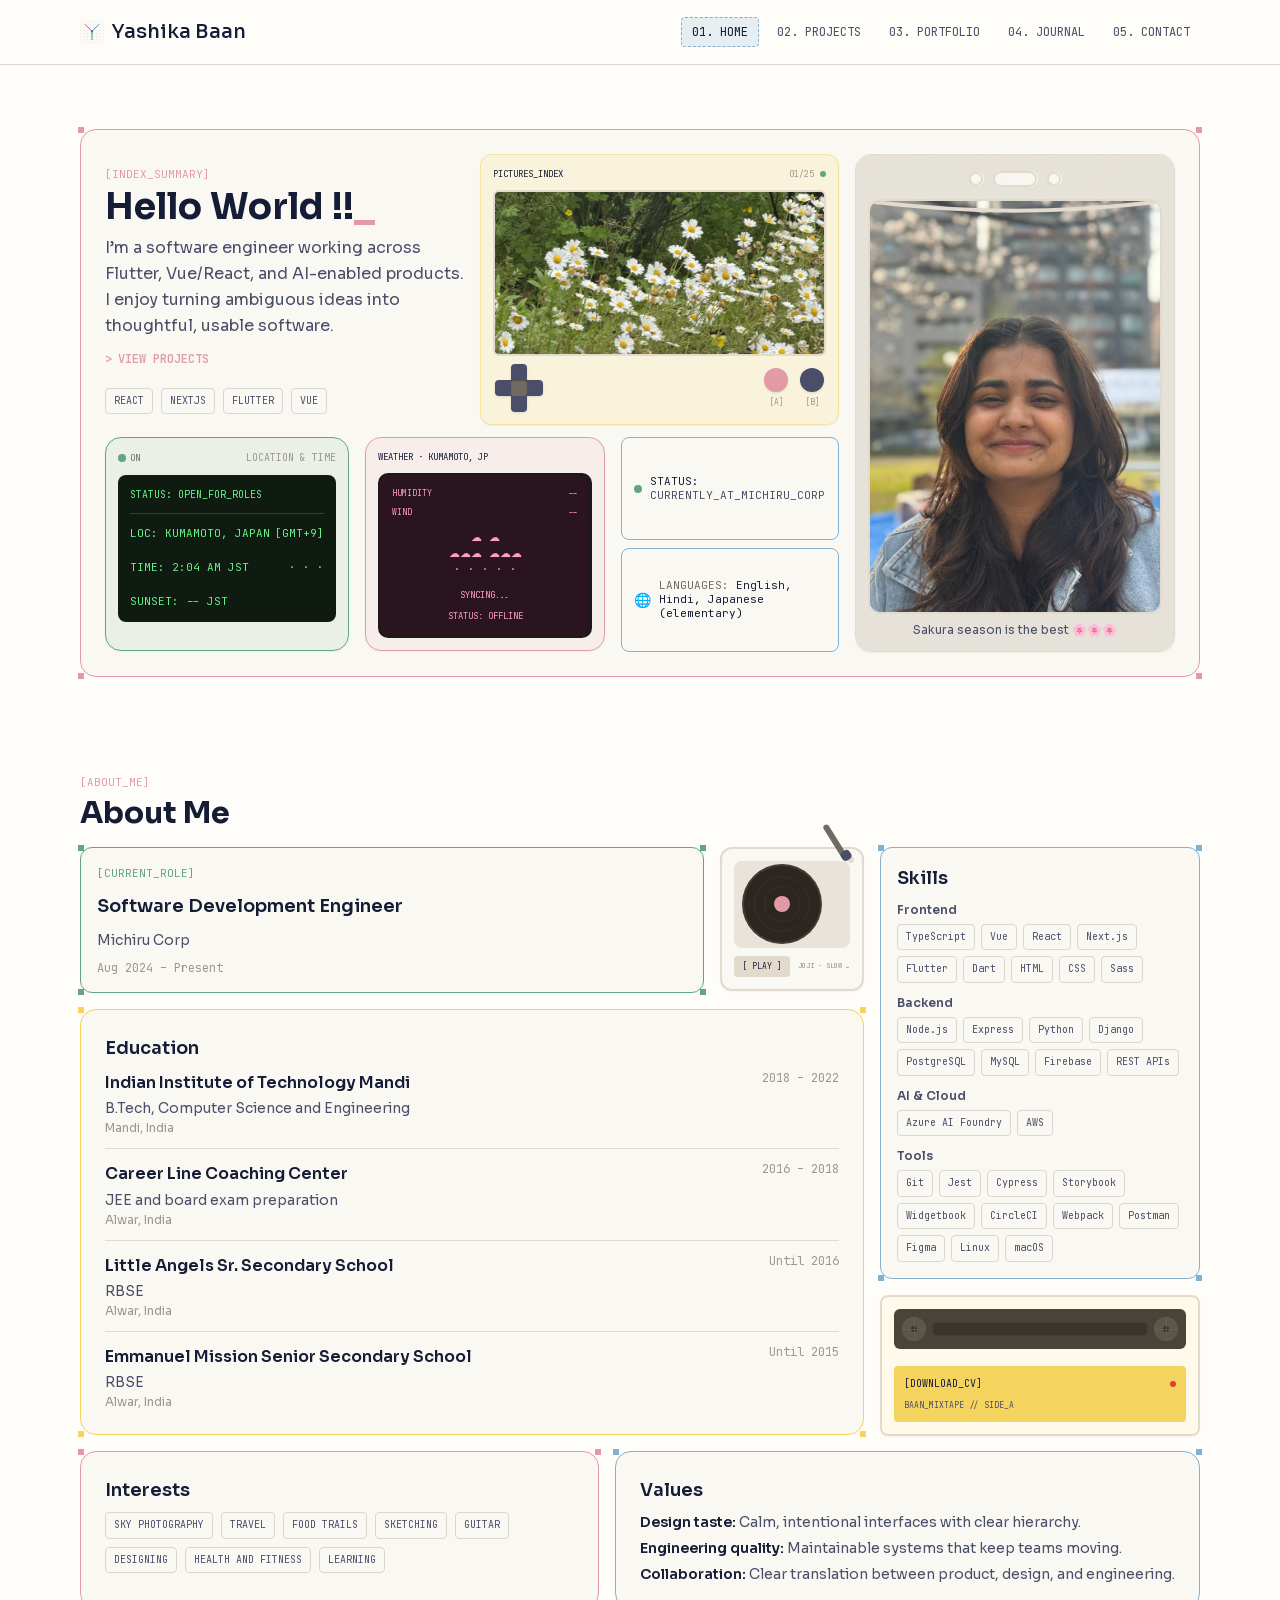
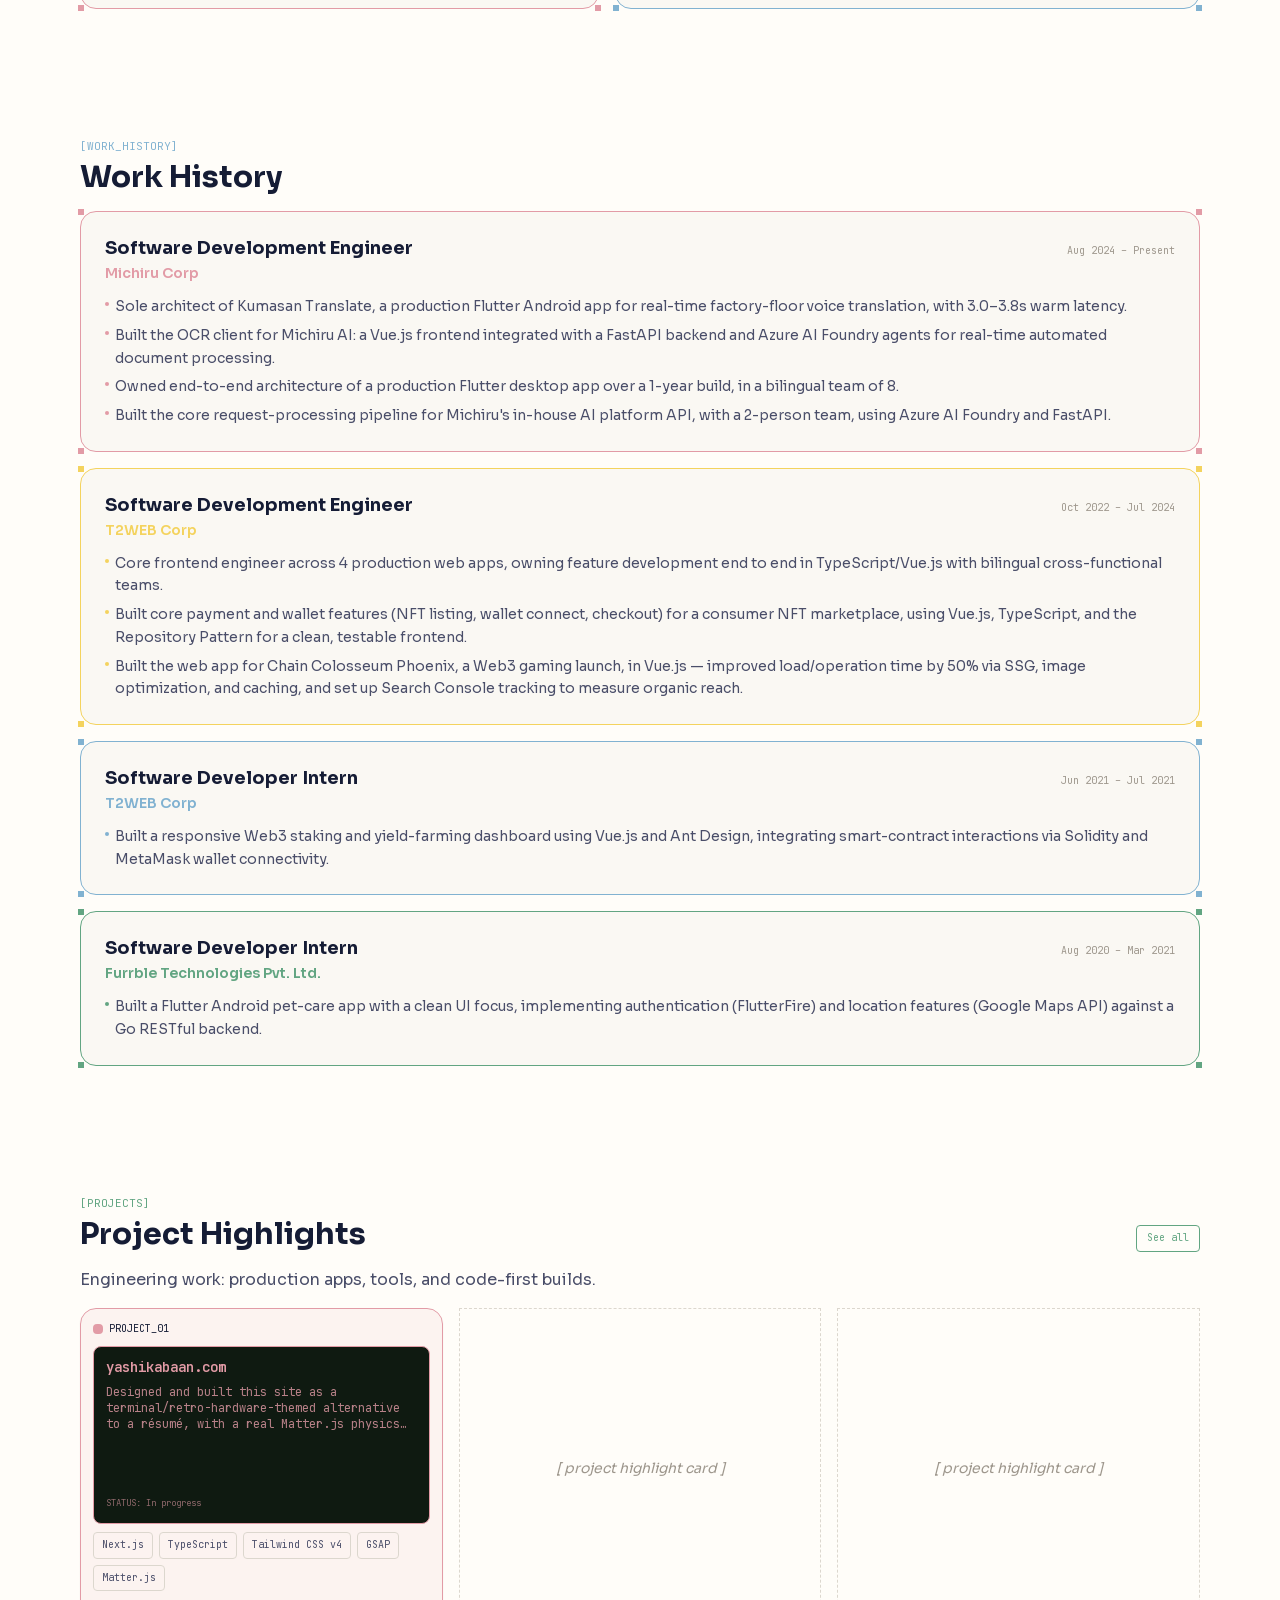
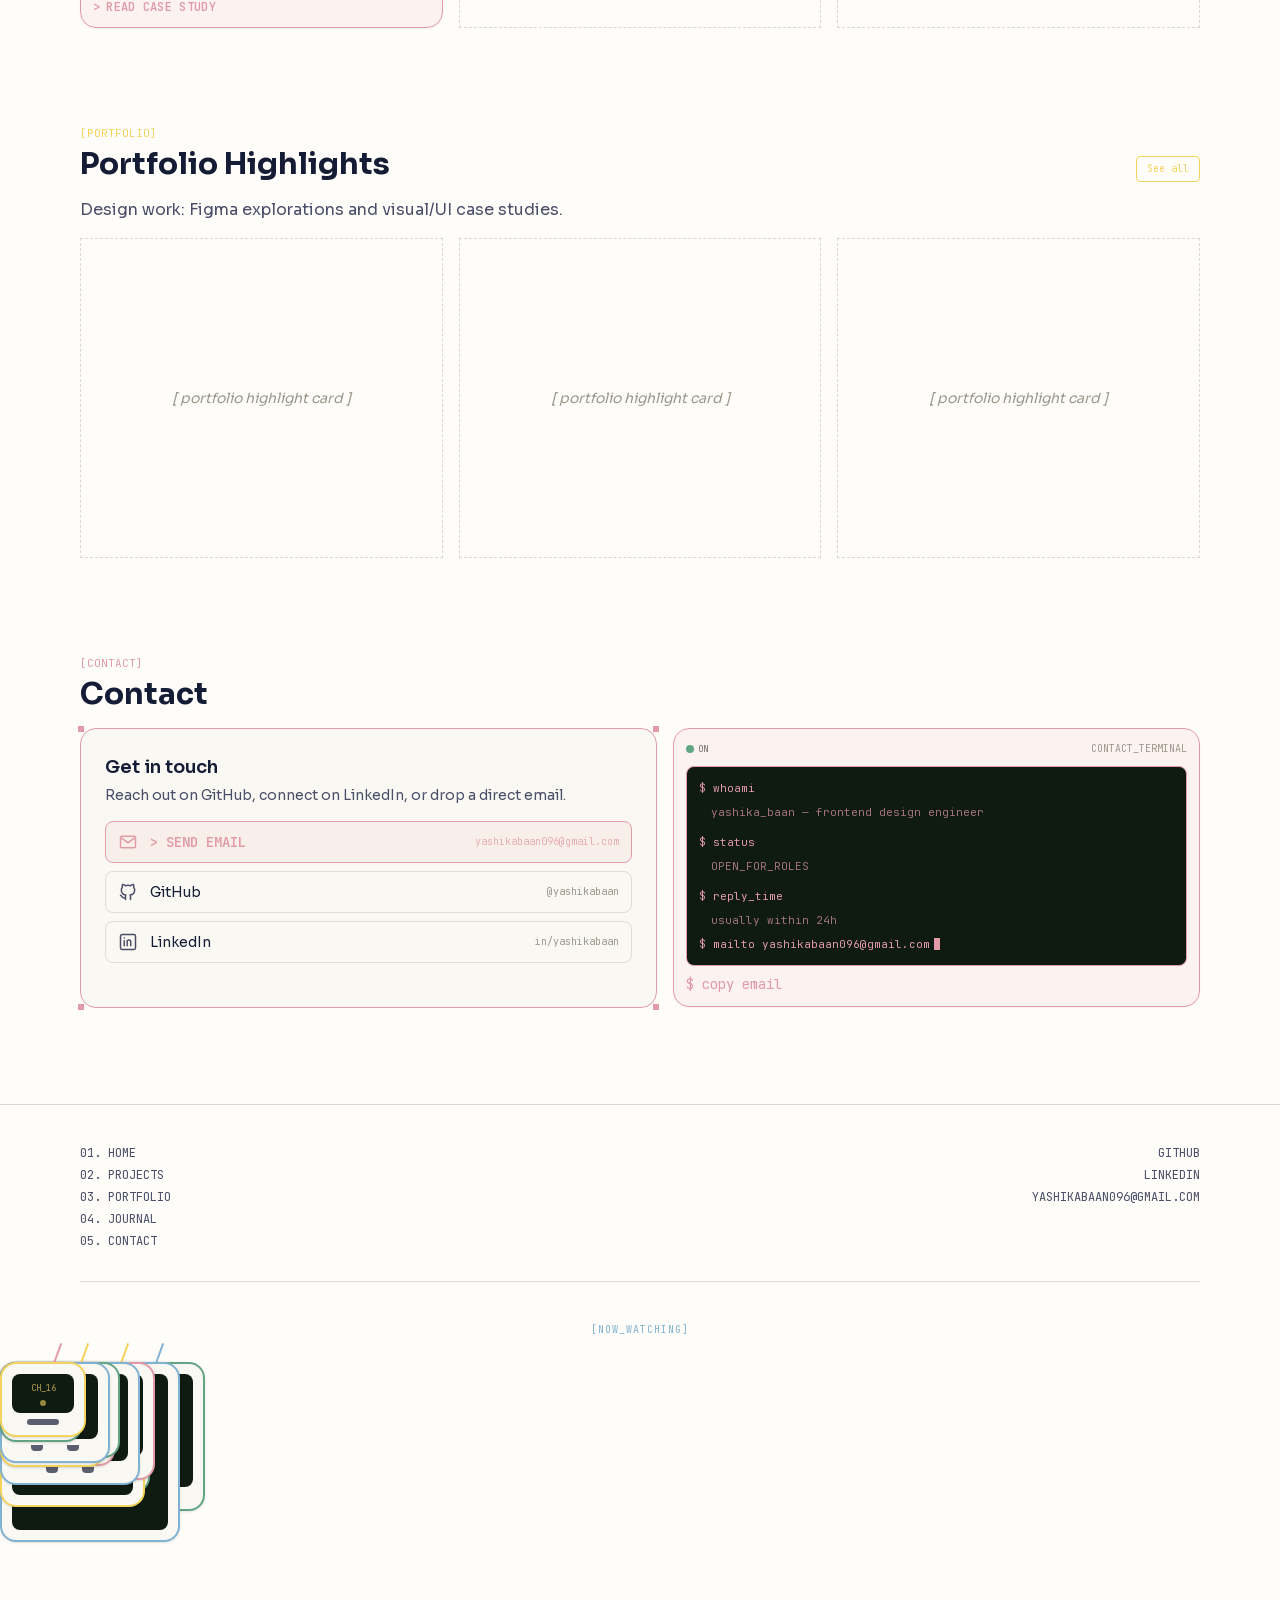
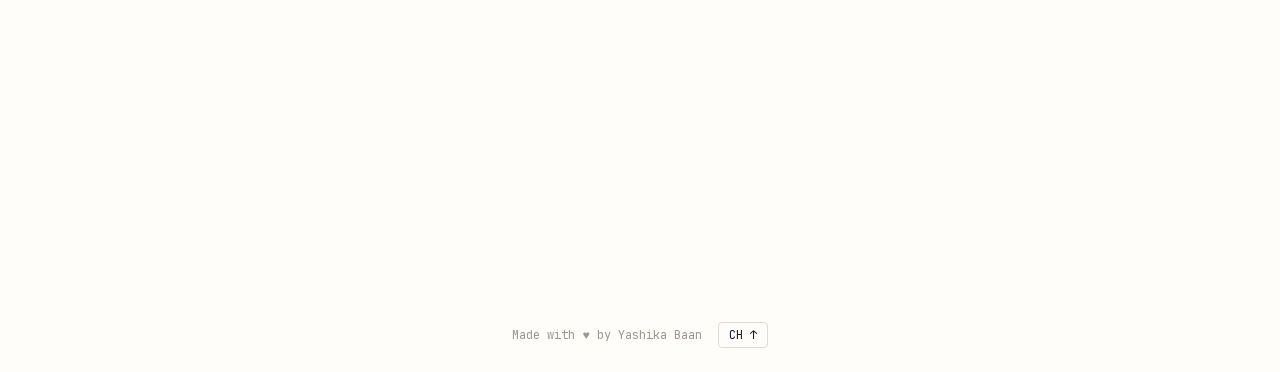
<file: index.html>
<!DOCTYPE html><html lang="en" class="_0T98Aa_variable ggYvfa_variable"><head><meta charSet="utf-8"/><meta name="viewport" content="width=device-width, initial-scale=1"/><link rel="preload" href="/_next/static/media/9a321a2c78eff0b5-s.p.1bkzbscqrt8rl.woff2" as="font" crossorigin="" type="font/woff2"/><link rel="preload" href="/_next/static/media/bc8ed407dc77c57a-s.p.1hey5yyym6mz_.woff2" as="font" crossorigin="" type="font/woff2"/><link rel="preload" as="image" href="/logo.svg"/><link rel="stylesheet" href="/_next/static/chunks/1nw2wqmllrl9n.css" data-precedence="next"/><link rel="preload" as="script" fetchPriority="low" href="/_next/static/chunks/0y3v_gwlex4io.js"/><script src="/_next/static/chunks/1uit7_s1bksv6.js" async=""></script><script src="/_next/static/chunks/092r-mewpaf3q.js" async=""></script><script src="/_next/static/chunks/turbopack-2u1d16houkiyo.js" async=""></script><script src="/_next/static/chunks/1-s8ehwgfnxob.js" async=""></script><script src="/_next/static/chunks/2uel4ukpxjqrg.js" async=""></script><script src="/_next/static/chunks/0o7ajbgi0l7pm.js" async=""></script><script src="/_next/static/chunks/0byqnkpouzuzl.js" async=""></script><meta name="next-size-adjust" content=""/><title>Yashika Baan | Frontend Engineer</title><meta name="description" content="Portfolio of Yashika Baan, a frontend engineer in Japan."/><link rel="icon" href="/logo.svg"/><script src="/_next/static/chunks/0cz1d0mv5g_q7.js" noModule=""></script></head><body class="flex flex-col min-h-screen bg-bg"><div hidden=""><!--$--><!--/$--></div><div class="flex-1 flex flex-col"><header class="w-full sticky top-0 z-50 bg-bg border-b border-border"><div class="w-full max-w-6xl mx-auto px-4 flex items-center justify-between h-16"><a class="flex items-center gap-2 text-xl font-medium text-text" href="/"><img alt="" width="24" height="24" decoding="async" data-nimg="1" style="color:transparent" src="/logo.svg"/>Yashika Baan</a><nav class="hidden md:flex items-center gap-2"><a class="rounded border border-dashed border-accent-blue bg-accent-blue/20 px-2.5 py-1.5 font-mono text-xs text-text" href="/">01. HOME</a><a class="px-2.5 py-1.5 font-mono text-xs text-text-secondary hover:text-text" href="/projects/">02. PROJECTS</a><a class="px-2.5 py-1.5 font-mono text-xs text-text-secondary hover:text-text" href="/portfolio/">03. PORTFOLIO</a><a class="px-2.5 py-1.5 font-mono text-xs text-text-secondary hover:text-text" href="/blog/">04. JOURNAL</a><a class="px-2.5 py-1.5 font-mono text-xs text-text-secondary hover:text-text" href="/#contact">05. CONTACT</a></nav><div class="md:hidden"><button type="button" aria-label="Open menu" aria-expanded="false" class="relative z-50 flex h-8 w-8 shrink-0 flex-col items-center justify-center gap-1.5 cursor-pointer"><span class="block h-0.5 w-5 bg-text transition-transform duration-200 "></span><span class="block h-0.5 w-5 bg-text transition-opacity duration-200 "></span><span class="block h-0.5 w-5 bg-text transition-transform duration-200 "></span></button></div></div></header><main class="flex-1 w-full"><div class="w-full max-w-6xl mx-auto px-4 pt-16 pb-24"><div class="flex flex-col gap-24"><div class="relative rounded-2xl border-[1.5px] border-accent-rose bg-surface p-6 "><span class="absolute -left-[3px] -top-[3px] size-[6px] bg-accent-rose"></span><span class="absolute -right-[3px] -top-[3px] size-[6px] bg-accent-rose"></span><span class="absolute -bottom-[3px] -left-[3px] size-[6px] bg-accent-rose"></span><span class="absolute -bottom-[3px] -right-[3px] size-[6px] bg-accent-rose"></span><div class="flex flex-col md:flex-row gap-4 md:items-stretch"><div class="flex flex-col gap-3 min-w-0"><div class="flex flex-col sm:flex-row gap-4 sm:items-center"><div class="flex flex-1 flex-col gap-4 min-w-0"><div><p class="font-mono text-[11px] text-accent-rose">[INDEX_SUMMARY]</p><h1 class="text-4xl font-extrabold text-text mt-1">Hello World !!<span class="cursor-blink text-accent-rose" aria-hidden="true">_</span></h1><p class="text-text-secondary text-base mt-2 leading-relaxed">I’m a software engineer working across Flutter, Vue/React, and AI-enabled products. I enjoy turning ambiguous ideas into thoughtful, usable software.</p><a class="inline-flex items-center gap-1.5 mt-3 font-mono text-xs font-bold text-accent-rose hover:underline" href="/projects/"><span aria-hidden="true">&gt;</span> VIEW PROJECTS</a></div><div class="flex flex-wrap gap-2"><span class="border border-border rounded px-2 py-1 font-mono text-[10px] text-text-secondary">REACT</span><span class="border border-border rounded px-2 py-1 font-mono text-[10px] text-text-secondary">NEXTJS</span><span class="border border-border rounded px-2 py-1 font-mono text-[10px] text-text-secondary">FLUTTER</span><span class="border border-border rounded px-2 py-1 font-mono text-[10px] text-text-secondary">VUE</span></div></div><div class="w-full sm:flex-1"><div class="relative flex flex-col gap-2 bg-accent-yellow/15 border border-accent-yellow/50 rounded-xl p-3 transition-transform duration-300 ease-out will-change-transform" style="transform:rotateX(0deg) rotateY(0deg) scale(1);box-shadow:0 1px 2px rgba(35,29,23,0.05)"><div class="flex items-center justify-between"><span class="font-mono text-[9px] text-text">PICTURES_INDEX</span><span class="flex items-center gap-1.5"><span class="font-mono text-[8px] text-text-muted">01<!-- -->/<!-- -->25</span><span class="size-1.5 rounded-full bg-accent-green"></span></span></div><div class="relative aspect-[2/1] rounded-md overflow-hidden bg-surface-sunken border-2 border-border-strong"><img alt="" loading="lazy" decoding="async" data-nimg="fill" class="object-cover transition-[object-position] duration-300 ease-out" style="position:absolute;height:100%;width:100%;left:0;top:0;right:0;bottom:0;object-position:50% 50%;color:transparent" src="/gallery/1.jpg"/></div><div class="flex items-center justify-between px-0.5"><div class="relative w-12 h-12 shrink-0"><button type="button" aria-label="Pan image up" class="absolute left-1/2 top-0 -translate-x-1/2 w-4 h-[18px] rounded-t-[4px] bg-text-secondary shadow-sm cursor-pointer transition-transform duration-150 hover:scale-110 active:scale-90"></button><button type="button" aria-label="Pan image down" class="absolute left-1/2 bottom-0 -translate-x-1/2 w-4 h-[18px] rounded-b-[4px] bg-text-secondary shadow-sm cursor-pointer transition-transform duration-150 hover:scale-110 active:scale-90"></button><button type="button" aria-label="Previous image" class="absolute top-1/2 left-0 -translate-y-1/2 h-4 w-[18px] rounded-l-[4px] bg-text-secondary shadow-sm cursor-pointer transition-transform duration-150 hover:scale-110 active:scale-90"></button><button type="button" aria-label="Next image" class="absolute top-1/2 right-0 -translate-y-1/2 h-4 w-[18px] rounded-r-[4px] bg-text-secondary shadow-sm cursor-pointer transition-transform duration-150 hover:scale-110 active:scale-90"></button><span class="absolute left-1/2 top-1/2 -translate-x-1/2 -translate-y-1/2 size-4 rounded-[3px] bg-text-tertiary shadow-[inset_0_1px_1px_rgba(0,0,0,0.25)]"></span></div><div class="flex items-end gap-3"><div class="flex flex-col items-center gap-1"><button type="button" aria-label="Next image" class="size-6 rounded-full bg-accent-rose shadow-sm cursor-pointer transition-transform duration-150 hover:scale-110 hover:brightness-110 active:scale-90"></button><span class="font-mono text-[8px] text-text-muted">[A]</span></div><div class="flex flex-col items-center gap-1"><button type="button" aria-label="Previous image" class="size-6 rounded-full bg-text-secondary shadow-sm cursor-pointer transition-transform duration-150 hover:scale-110 hover:brightness-110 active:scale-90"></button><span class="font-mono text-[8px] text-text-muted">[B]</span></div></div></div></div></div></div><div class="flex flex-col sm:flex-row gap-4 sm:items-stretch"><div class="relative bg-surface border border-border-subtle rounded-2xl p-3 flex flex-col gap-2 transition-transform duration-300 ease-out will-change-transform flex-1 !border-accent-green !bg-accent-green/10" style="transform:rotateX(0deg) rotateY(0deg) scale(1);box-shadow:0 1px 2px rgba(35,29,23,0.05)"><div class="flex items-center justify-between"><div class="flex items-center gap-1"><span class="size-2 rounded-full bg-accent-green animate-pulse"></span><span class="font-mono text-[9px] text-text-tertiary">ON</span></div><span class="font-mono text-[10px] text-text-muted">LOCATION &amp; TIME</span></div><div class="bg-[#0f1a11] rounded-lg p-3 flex flex-col gap-2.5 font-mono text-[#63f489]"><div class="flex justify-between text-[10px]"><span>STATUS: <!-- -->OPEN_FOR_ROLES</span></div><div class="h-px bg-[#63f489]/20"></div><div class="flex flex-col gap-4 text-[11px]"><div class="flex justify-between"><span>LOC: <!-- -->KUMAMOTO, JAPAN</span><span>[GMT+9]</span></div><div class="flex justify-between"><span>TIME: <!-- -->--:--<!-- --> JST</span><span>· · ·</span></div><div class="flex justify-between"><span>SUNSET: <!-- -->--<!-- --> JST</span></div></div></div></div><div class="relative bg-surface border border-border-subtle rounded-2xl p-3 flex flex-col gap-2 transition-transform duration-300 ease-out will-change-transform flex-1 max-w-none sm:max-w-[240px] !border-accent-rose !bg-accent-rose/10" style="transform:rotateX(0deg) rotateY(0deg) scale(1);box-shadow:0 1px 2px rgba(35,29,23,0.05)"><span class="font-mono text-[9px] text-text">WEATHER · KUMAMOTO, JP</span><div class="bg-[#2a1420] border-2 border-[#1c1a17] rounded-[10px] p-3 flex flex-col gap-1.5 font-mono text-[#ff9ec4]"><div class="flex justify-between text-[8px]"><span>HUMIDITY</span><span>--</span></div><div class="flex justify-between text-[8px]"><span>WIND</span><span>--</span></div><div class="flex flex-col items-center gap-0.5 py-1.5 text-[11px] leading-tight"><p>☁ ☁</p><p>☁☁☁ ☁☁☁</p><p>· · · · ·</p></div><p class="text-[9px] text-center">SYNCING...</p><p class="text-[9px] text-center">STATUS: <!-- -->SYNCING...</p></div></div><div class="flex-1 flex flex-col gap-2 min-w-0"><div class="flex-1 min-h-[48px] rounded-lg border border-accent-blue p-3 flex items-center gap-2"><span class="size-2 rounded-full bg-accent-green shrink-0"></span><p class="font-mono text-[11px] leading-tight text-text">STATUS: <span class="text-text-secondary">CURRENTLY_AT_<!-- -->MICHIRU_CORP</span></p></div><div class="flex-1 min-h-[48px] rounded-lg border border-accent-blue bg-surface p-3 flex items-center gap-2"><span class="text-sm leading-none shrink-0" aria-hidden="true">🌐</span><p class="font-mono text-[11px] leading-tight"><span class="text-text-tertiary">LANGUAGES:</span> <span class="text-text">English, Hindi, Japanese (elementary)</span></p></div></div></div></div><div class="relative w-full max-w-[320px] mx-auto aspect-[3/4] md:aspect-auto md:w-[320px] md:mx-0 md:shrink-0" style="perspective:1000px"><div class="relative w-full h-full overflow-hidden border-[1.5px] border-border-strong rounded-2xl p-3 flex flex-col gap-2 transition-transform duration-300 ease-out [transform-style:preserve-3d] will-change-transform" style="transform:rotateX(0deg) rotateY(0deg) scale(1);box-shadow:0 1px 2px rgba(35,29,23,0.05)"><div class="pointer-events-none absolute inset-0 bg-surface-sunken" style="mask-image:url(&quot;data:image/svg+xml,%3Csvg xmlns=&#x27;http://www.w3.org/2000/svg&#x27; viewBox=&#x27;0 0 296 24&#x27;%3E%3Ccircle cx=&#x27;109&#x27; cy=&#x27;12&#x27; r=&#x27;7&#x27; fill=&#x27;white&#x27;/%3E%3Crect x=&#x27;126&#x27; y=&#x27;4&#x27; width=&#x27;44&#x27; height=&#x27;16&#x27; rx=&#x27;8&#x27; fill=&#x27;white&#x27;/%3E%3Ccircle cx=&#x27;187&#x27; cy=&#x27;12&#x27; r=&#x27;7&#x27; fill=&#x27;white&#x27;/%3E%3C/svg%3E&quot;), linear-gradient(#fff, #fff);mask-size:296px 24px, 100% 100%;mask-position:12px 12px, 0 0;mask-repeat:no-repeat, no-repeat;mask-composite:exclude, add;-webkit-mask-image:url(&quot;data:image/svg+xml,%3Csvg xmlns=&#x27;http://www.w3.org/2000/svg&#x27; viewBox=&#x27;0 0 296 24&#x27;%3E%3Ccircle cx=&#x27;109&#x27; cy=&#x27;12&#x27; r=&#x27;7&#x27; fill=&#x27;white&#x27;/%3E%3Crect x=&#x27;126&#x27; y=&#x27;4&#x27; width=&#x27;44&#x27; height=&#x27;16&#x27; rx=&#x27;8&#x27; fill=&#x27;white&#x27;/%3E%3Ccircle cx=&#x27;187&#x27; cy=&#x27;12&#x27; r=&#x27;7&#x27; fill=&#x27;white&#x27;/%3E%3C/svg%3E&quot;), linear-gradient(#fff, #fff);-webkit-mask-size:296px 24px, 100% 100%;-webkit-mask-position:12px 12px, 0 0;-webkit-mask-repeat:no-repeat, no-repeat" aria-hidden="true"></div><div class="pointer-events-none absolute inset-0 opacity-[0.06] mix-blend-multiply" style="background-image:url(&quot;data:image/svg+xml,%3Csvg xmlns=&#x27;http://www.w3.org/2000/svg&#x27; width=&#x27;120&#x27; height=&#x27;120&#x27;%3E%3Cfilter id=&#x27;n&#x27;%3E%3CfeTurbulence type=&#x27;fractalNoise&#x27; baseFrequency=&#x27;0.85&#x27; numOctaves=&#x27;3&#x27; stitchTiles=&#x27;stitch&#x27;/%3E%3C/filter%3E%3Crect width=&#x27;100%25&#x27; height=&#x27;100%25&#x27; filter=&#x27;url(%23n)&#x27;/%3E%3C/svg%3E&quot;)" aria-hidden="true"></div><div class="relative flex items-center justify-center gap-2.5 py-1 shrink-0"><span class="size-3.5 rounded-full border-2 border-border-strong"></span><span class="w-11 h-4 rounded-full border-2 border-border-strong"></span><span class="size-3.5 rounded-full border-2 border-border-strong"></span></div><div class="relative flex-1 rounded-xl border-2 border-border-strong overflow-hidden"><svg viewBox="0 0 100 12" preserveAspectRatio="none" class="absolute -top-px left-0 w-full h-4 text-border-strong z-10" aria-hidden="true"><path d="M-4,0 Q50,16 104,0" fill="none" stroke="currentColor" stroke-width="3"></path></svg><img alt="" loading="lazy" decoding="async" data-nimg="fill" class="object-cover" style="position:absolute;height:100%;width:100%;left:0;top:0;right:0;bottom:0;color:transparent" src="/selfies/IMG_3.jpeg"/></div><p class="relative text-xs text-text-secondary text-center leading-snug">Sakura season is the best 🌸🌸🌸</p></div></div></div></div><div class="flex flex-col gap-4"><div class="flex items-end justify-between gap-4"><div class="flex flex-col gap-1"><p class="font-mono text-[11px] text-accent-rose">[ABOUT_ME]</p><h2 class="text-3xl font-extrabold text-text">About Me</h2></div></div><div class="flex flex-col lg:flex-row gap-4 lg:items-stretch"><div class="flex-1 flex flex-col gap-4 min-w-0"><div class="flex flex-col sm:flex-row gap-4 sm:items-stretch"><div class="relative rounded-xl border border-accent-green bg-surface p-4 flex flex-col gap-2.5 flex-1"><span class="absolute -left-[3px] -top-[3px] size-[6px] bg-accent-green"></span><span class="absolute -right-[3px] -top-[3px] size-[6px] bg-accent-green"></span><span class="absolute -bottom-[3px] -left-[3px] size-[6px] bg-accent-green"></span><span class="absolute -bottom-[3px] -right-[3px] size-[6px] bg-accent-green"></span><p class="font-mono text-[11px] text-accent-green">[CURRENT_ROLE]</p><h3 class="text-lg font-semibold text-text">Software Development Engineer</h3><p class="text-text-secondary text-sm">Michiru Corp</p><p class="text-text-muted text-xs font-mono">Aug 2024 – Present</p></div><div class="hidden sm:block"><div class="relative size-36 shrink-0 rounded-xl border-2 border-border-strong bg-surface p-3 flex flex-col gap-2 transition-transform duration-300 ease-out will-change-transform " style="transform:rotateX(0deg) rotateY(0deg) scale(1);box-shadow:0 1px 2px rgba(35,29,23,0.05)"><audio src="/music/joji.mp3" preload="none" class="hidden"></audio><span class="absolute top-2 right-2 size-1.5 rounded-full bg-border-strong" aria-hidden="true"></span><div class="relative flex-1 min-h-0 rounded-lg bg-surface-sunken flex items-center px-2"><div class="relative size-20 shrink-0"><div class="absolute inset-0 rounded-full bg-[#2b2620] border-2 border-text-tertiary/30 " style="animation-duration:2.4s"><div class="absolute inset-2.5 rounded-full border border-text-tertiary/15"></div><div class="absolute inset-5 rounded-full border border-text-tertiary/15"></div><div class="absolute inset-[30px] rounded-full bg-accent-rose"></div></div><div class="absolute -top-2 -right-6 w-10 h-1.5 rounded-full bg-text-tertiary origin-right transition-transform duration-300" style="transform:rotate(58deg)"><span class="absolute -right-0.5 -top-1 size-2.5 rounded-sm bg-text-secondary"></span></div></div></div><div class="flex items-center gap-2"><button type="button" class="font-mono text-[8px] px-2 py-1 rounded bg-border-strong text-text cursor-pointer transition-transform active:scale-95 shrink-0">[ PLAY ]</button><p class="font-mono text-[7px] text-text-muted leading-tight truncate min-w-0">JOJI - SLOW DANCING IN THE DARK</p></div></div></div></div><div class="relative rounded-2xl border-[1.5px] border-accent-yellow bg-surface p-6 flex-1"><span class="absolute -left-[3px] -top-[3px] size-[6px] bg-accent-yellow"></span><span class="absolute -right-[3px] -top-[3px] size-[6px] bg-accent-yellow"></span><span class="absolute -bottom-[3px] -left-[3px] size-[6px] bg-accent-yellow"></span><span class="absolute -bottom-[3px] -right-[3px] size-[6px] bg-accent-yellow"></span><h3 class="text-lg font-semibold text-text mb-2">Education</h3><div class="flex flex-col gap-3"><div class="flex flex-col sm:flex-row sm:justify-between gap-1 sm:gap-4 pb-3 border-b border-border-subtle"><div><p class="text-text font-semibold">Indian Institute of Technology Mandi</p><p class="text-text-secondary text-sm mt-0.5">B.Tech, Computer Science and Engineering</p><p class="text-text-muted text-xs mt-0.5">Mandi, India</p></div><p class="text-text-muted text-xs font-mono whitespace-nowrap shrink-0">2018 – 2022</p></div><div class="flex flex-col sm:flex-row sm:justify-between gap-1 sm:gap-4 pb-3 border-b border-border-subtle"><div><p class="text-text font-semibold">Career Line Coaching Center</p><p class="text-text-secondary text-sm mt-0.5">JEE and board exam preparation</p><p class="text-text-muted text-xs mt-0.5">Alwar, India</p></div><p class="text-text-muted text-xs font-mono whitespace-nowrap shrink-0">2016 – 2018</p></div><div class="flex flex-col sm:flex-row sm:justify-between gap-1 sm:gap-4 pb-3 border-b border-border-subtle"><div><p class="text-text font-semibold">Little Angels Sr. Secondary School</p><p class="text-text-secondary text-sm mt-0.5">RBSE</p><p class="text-text-muted text-xs mt-0.5">Alwar, India</p></div><p class="text-text-muted text-xs font-mono whitespace-nowrap shrink-0">Until 2016</p></div><div class="flex flex-col sm:flex-row sm:justify-between gap-1 sm:gap-4 "><div><p class="text-text font-semibold">Emmanuel Mission Senior Secondary School</p><p class="text-text-secondary text-sm mt-0.5">RBSE</p><p class="text-text-muted text-xs mt-0.5">Alwar, India</p></div><p class="text-text-muted text-xs font-mono whitespace-nowrap shrink-0">Until 2015</p></div></div></div></div><div class="flex flex-col gap-4 w-full lg:w-80 lg:shrink-0"><div class="relative rounded-xl border border-accent-blue bg-surface p-4 flex flex-col gap-2.5 "><span class="absolute -left-[3px] -top-[3px] size-[6px] bg-accent-blue"></span><span class="absolute -right-[3px] -top-[3px] size-[6px] bg-accent-blue"></span><span class="absolute -bottom-[3px] -left-[3px] size-[6px] bg-accent-blue"></span><span class="absolute -bottom-[3px] -right-[3px] size-[6px] bg-accent-blue"></span><h3 class="text-lg font-semibold text-text">Skills</h3><div class="flex flex-col gap-3"><div><p class="text-xs font-semibold text-text-secondary mb-1.5">Frontend</p><div class="flex flex-wrap gap-1.5"><span class="border border-border rounded px-2 py-1 font-mono text-[10px] text-text-secondary">TypeScript</span><span class="border border-border rounded px-2 py-1 font-mono text-[10px] text-text-secondary">Vue</span><span class="border border-border rounded px-2 py-1 font-mono text-[10px] text-text-secondary">React</span><span class="border border-border rounded px-2 py-1 font-mono text-[10px] text-text-secondary">Next.js</span><span class="border border-border rounded px-2 py-1 font-mono text-[10px] text-text-secondary">Flutter</span><span class="border border-border rounded px-2 py-1 font-mono text-[10px] text-text-secondary">Dart</span><span class="border border-border rounded px-2 py-1 font-mono text-[10px] text-text-secondary">HTML</span><span class="border border-border rounded px-2 py-1 font-mono text-[10px] text-text-secondary">CSS</span><span class="border border-border rounded px-2 py-1 font-mono text-[10px] text-text-secondary">Sass</span></div></div><div><p class="text-xs font-semibold text-text-secondary mb-1.5">Backend</p><div class="flex flex-wrap gap-1.5"><span class="border border-border rounded px-2 py-1 font-mono text-[10px] text-text-secondary">Node.js</span><span class="border border-border rounded px-2 py-1 font-mono text-[10px] text-text-secondary">Express</span><span class="border border-border rounded px-2 py-1 font-mono text-[10px] text-text-secondary">Python</span><span class="border border-border rounded px-2 py-1 font-mono text-[10px] text-text-secondary">Django</span><span class="border border-border rounded px-2 py-1 font-mono text-[10px] text-text-secondary">PostgreSQL</span><span class="border border-border rounded px-2 py-1 font-mono text-[10px] text-text-secondary">MySQL</span><span class="border border-border rounded px-2 py-1 font-mono text-[10px] text-text-secondary">Firebase</span><span class="border border-border rounded px-2 py-1 font-mono text-[10px] text-text-secondary">REST APIs</span></div></div><div><p class="text-xs font-semibold text-text-secondary mb-1.5">AI &amp; Cloud</p><div class="flex flex-wrap gap-1.5"><span class="border border-border rounded px-2 py-1 font-mono text-[10px] text-text-secondary">Azure AI Foundry</span><span class="border border-border rounded px-2 py-1 font-mono text-[10px] text-text-secondary">AWS</span></div></div><div><p class="text-xs font-semibold text-text-secondary mb-1.5">Tools</p><div class="flex flex-wrap gap-1.5"><span class="border border-border rounded px-2 py-1 font-mono text-[10px] text-text-secondary">Git</span><span class="border border-border rounded px-2 py-1 font-mono text-[10px] text-text-secondary">Jest</span><span class="border border-border rounded px-2 py-1 font-mono text-[10px] text-text-secondary">Cypress</span><span class="border border-border rounded px-2 py-1 font-mono text-[10px] text-text-secondary">Storybook</span><span class="border border-border rounded px-2 py-1 font-mono text-[10px] text-text-secondary">Widgetbook</span><span class="border border-border rounded px-2 py-1 font-mono text-[10px] text-text-secondary">CircleCI</span><span class="border border-border rounded px-2 py-1 font-mono text-[10px] text-text-secondary">Webpack</span><span class="border border-border rounded px-2 py-1 font-mono text-[10px] text-text-secondary">Postman</span><span class="border border-border rounded px-2 py-1 font-mono text-[10px] text-text-secondary">Figma</span><span class="border border-border rounded px-2 py-1 font-mono text-[10px] text-text-secondary">Linux</span><span class="border border-border rounded px-2 py-1 font-mono text-[10px] text-text-secondary">macOS</span></div></div></div></div><a href="/resume/Yashika_Baan_Resume.pdf" download="" class="group relative bg-accent-yellow/10 border-2 border-border-strong rounded-lg p-3 flex flex-col gap-2.5 shrink-0 transition-transform duration-300 ease-out will-change-transform w-full flex-1 justify-between" style="transform:rotateX(0deg) rotateY(0deg) scale(1);box-shadow:0 1px 2px rgba(35,29,23,0.05)"><div class="bg-[#4a4438] rounded-md p-2 flex items-center gap-1.5"><span class="relative size-6 rounded-full bg-[#5c5647] border border-text-tertiary/30 shrink-0 flex items-center justify-center transition-transform duration-700 group-hover:animate-spin"><span class="absolute w-full h-px bg-text-tertiary/50"></span><span class="absolute h-full w-px bg-text-tertiary/50"></span><span class="size-1.5 rounded-full bg-[#3a352c]"></span></span><div class="flex-1 h-3.5 rounded-sm bg-[#3a352c] border border-text-tertiary/20"></div><span class="relative size-6 rounded-full bg-[#5c5647] border border-text-tertiary/30 shrink-0 flex items-center justify-center transition-transform duration-700 group-hover:animate-spin"><span class="absolute w-full h-px bg-text-tertiary/50"></span><span class="absolute h-full w-px bg-text-tertiary/50"></span><span class="size-1.5 rounded-full bg-[#3a352c]"></span></span></div><div class="bg-accent-yellow rounded p-2.5 flex flex-col gap-1.5 font-mono"><div class="flex items-center justify-between"><span class="text-[10px] text-text">[DOWNLOAD_CV]</span><span class="size-1.5 rounded-full bg-[#e2402f] animate-pulse" aria-hidden="true"></span></div><span class="text-[8px] text-text-secondary">BAAN_MIXTAPE // SIDE_A</span></div></a></div></div><div class="flex flex-col sm:flex-row gap-4 sm:items-stretch"><div class="relative rounded-2xl border-[1.5px] border-accent-rose bg-surface p-6 flex-1"><span class="absolute -left-[3px] -top-[3px] size-[6px] bg-accent-rose"></span><span class="absolute -right-[3px] -top-[3px] size-[6px] bg-accent-rose"></span><span class="absolute -bottom-[3px] -left-[3px] size-[6px] bg-accent-rose"></span><span class="absolute -bottom-[3px] -right-[3px] size-[6px] bg-accent-rose"></span><h3 class="text-lg font-semibold text-text mb-2">Interests</h3><div class="flex flex-wrap gap-2"><span class="border border-border rounded px-2 py-1 font-mono text-[10px] text-text-secondary">SKY PHOTOGRAPHY</span><span class="border border-border rounded px-2 py-1 font-mono text-[10px] text-text-secondary">TRAVEL</span><span class="border border-border rounded px-2 py-1 font-mono text-[10px] text-text-secondary">FOOD TRAILS</span><span class="border border-border rounded px-2 py-1 font-mono text-[10px] text-text-secondary">SKETCHING</span><span class="border border-border rounded px-2 py-1 font-mono text-[10px] text-text-secondary">GUITAR</span><span class="border border-border rounded px-2 py-1 font-mono text-[10px] text-text-secondary">DESIGNING</span><span class="border border-border rounded px-2 py-1 font-mono text-[10px] text-text-secondary">HEALTH AND FITNESS</span><span class="border border-border rounded px-2 py-1 font-mono text-[10px] text-text-secondary">LEARNING</span></div></div><div class="relative rounded-2xl border-[1.5px] border-accent-blue bg-surface p-6 flex-1"><span class="absolute -left-[3px] -top-[3px] size-[6px] bg-accent-blue"></span><span class="absolute -right-[3px] -top-[3px] size-[6px] bg-accent-blue"></span><span class="absolute -bottom-[3px] -left-[3px] size-[6px] bg-accent-blue"></span><span class="absolute -bottom-[3px] -right-[3px] size-[6px] bg-accent-blue"></span><h3 class="text-lg font-semibold text-text mb-2">Values</h3><div class="flex flex-col gap-1.5"><p class="text-sm truncate"><span class="text-text font-semibold">Design taste<!-- -->:</span> <span class="text-text-secondary">Calm, intentional interfaces with clear hierarchy.</span></p><p class="text-sm truncate"><span class="text-text font-semibold">Engineering quality<!-- -->:</span> <span class="text-text-secondary">Maintainable systems that keep teams moving.</span></p><p class="text-sm truncate"><span class="text-text font-semibold">Collaboration<!-- -->:</span> <span class="text-text-secondary">Clear translation between product, design, and engineering.</span></p></div></div></div></div><div class="flex flex-col gap-4 mt-8"><div class="flex items-end justify-between gap-4"><div class="flex flex-col gap-1"><p class="font-mono text-[11px] text-accent-blue">[WORK_HISTORY]</p><h2 class="text-3xl font-extrabold text-text">Work History</h2></div></div><div class="flex flex-col gap-4"><div class="relative rounded-2xl border-[1.5px] border-accent-rose bg-surface p-6 "><span class="absolute -left-[3px] -top-[3px] size-[6px] bg-accent-rose"></span><span class="absolute -right-[3px] -top-[3px] size-[6px] bg-accent-rose"></span><span class="absolute -bottom-[3px] -left-[3px] size-[6px] bg-accent-rose"></span><span class="absolute -bottom-[3px] -right-[3px] size-[6px] bg-accent-rose"></span><div class="flex flex-wrap items-baseline justify-between gap-x-3 gap-y-0.5"><h3 class="text-lg font-bold text-text leading-snug">Software Development Engineer</h3><p class="font-mono text-[10px] text-text-muted shrink-0">Aug 2024 – Present</p></div><p class="text-sm font-semibold mt-0.5 text-accent-rose">Michiru Corp</p><div class="flex flex-col gap-1.5 mt-3"><div class="flex items-start gap-1.5"><span class="mt-[7px] size-1 rounded-full bg-accent-rose shrink-0"></span><p class="text-text-secondary text-sm leading-relaxed">Sole architect of Kumasan Translate, a production Flutter Android app for real-time factory-floor voice translation, with 3.0–3.8s warm latency.</p></div><div class="flex items-start gap-1.5"><span class="mt-[7px] size-1 rounded-full bg-accent-rose shrink-0"></span><p class="text-text-secondary text-sm leading-relaxed">Built the OCR client for Michiru AI: a Vue.js frontend integrated with a FastAPI backend and Azure AI Foundry agents for real-time automated document processing.</p></div><div class="flex items-start gap-1.5"><span class="mt-[7px] size-1 rounded-full bg-accent-rose shrink-0"></span><p class="text-text-secondary text-sm leading-relaxed">Owned end-to-end architecture of a production Flutter desktop app over a 1-year build, in a bilingual team of 8.</p></div><div class="flex items-start gap-1.5"><span class="mt-[7px] size-1 rounded-full bg-accent-rose shrink-0"></span><p class="text-text-secondary text-sm leading-relaxed">Built the core request-processing pipeline for Michiru&#x27;s in-house AI platform API, with a 2-person team, using Azure AI Foundry and FastAPI.</p></div></div></div><div class="relative rounded-2xl border-[1.5px] border-accent-yellow bg-surface p-6 "><span class="absolute -left-[3px] -top-[3px] size-[6px] bg-accent-yellow"></span><span class="absolute -right-[3px] -top-[3px] size-[6px] bg-accent-yellow"></span><span class="absolute -bottom-[3px] -left-[3px] size-[6px] bg-accent-yellow"></span><span class="absolute -bottom-[3px] -right-[3px] size-[6px] bg-accent-yellow"></span><div class="flex flex-wrap items-baseline justify-between gap-x-3 gap-y-0.5"><h3 class="text-lg font-bold text-text leading-snug">Software Development Engineer</h3><p class="font-mono text-[10px] text-text-muted shrink-0">Oct 2022 – Jul 2024</p></div><p class="text-sm font-semibold mt-0.5 text-accent-yellow">T2WEB Corp</p><div class="flex flex-col gap-1.5 mt-3"><div class="flex items-start gap-1.5"><span class="mt-[7px] size-1 rounded-full bg-accent-yellow shrink-0"></span><p class="text-text-secondary text-sm leading-relaxed">Core frontend engineer across 4 production web apps, owning feature development end to end in TypeScript/Vue.js with bilingual cross-functional teams.</p></div><div class="flex items-start gap-1.5"><span class="mt-[7px] size-1 rounded-full bg-accent-yellow shrink-0"></span><p class="text-text-secondary text-sm leading-relaxed">Built core payment and wallet features (NFT listing, wallet connect, checkout) for a consumer NFT marketplace, using Vue.js, TypeScript, and the Repository Pattern for a clean, testable frontend.</p></div><div class="flex items-start gap-1.5"><span class="mt-[7px] size-1 rounded-full bg-accent-yellow shrink-0"></span><p class="text-text-secondary text-sm leading-relaxed">Built the web app for Chain Colosseum Phoenix, a Web3 gaming launch, in Vue.js — improved load/operation time by 50% via SSG, image optimization, and caching, and set up Search Console tracking to measure organic reach.</p></div></div></div><div class="relative rounded-2xl border-[1.5px] border-accent-blue bg-surface p-6 "><span class="absolute -left-[3px] -top-[3px] size-[6px] bg-accent-blue"></span><span class="absolute -right-[3px] -top-[3px] size-[6px] bg-accent-blue"></span><span class="absolute -bottom-[3px] -left-[3px] size-[6px] bg-accent-blue"></span><span class="absolute -bottom-[3px] -right-[3px] size-[6px] bg-accent-blue"></span><div class="flex flex-wrap items-baseline justify-between gap-x-3 gap-y-0.5"><h3 class="text-lg font-bold text-text leading-snug">Software Developer Intern</h3><p class="font-mono text-[10px] text-text-muted shrink-0">Jun 2021 – Jul 2021</p></div><p class="text-sm font-semibold mt-0.5 text-accent-blue">T2WEB Corp</p><div class="flex flex-col gap-1.5 mt-3"><div class="flex items-start gap-1.5"><span class="mt-[7px] size-1 rounded-full bg-accent-blue shrink-0"></span><p class="text-text-secondary text-sm leading-relaxed">Built a responsive Web3 staking and yield-farming dashboard using Vue.js and Ant Design, integrating smart-contract interactions via Solidity and MetaMask wallet connectivity.</p></div></div></div><div class="relative rounded-2xl border-[1.5px] border-accent-green bg-surface p-6 "><span class="absolute -left-[3px] -top-[3px] size-[6px] bg-accent-green"></span><span class="absolute -right-[3px] -top-[3px] size-[6px] bg-accent-green"></span><span class="absolute -bottom-[3px] -left-[3px] size-[6px] bg-accent-green"></span><span class="absolute -bottom-[3px] -right-[3px] size-[6px] bg-accent-green"></span><div class="flex flex-wrap items-baseline justify-between gap-x-3 gap-y-0.5"><h3 class="text-lg font-bold text-text leading-snug">Software Developer Intern</h3><p class="font-mono text-[10px] text-text-muted shrink-0">Aug 2020 – Mar 2021</p></div><p class="text-sm font-semibold mt-0.5 text-accent-green">Furrble Technologies Pvt. Ltd.</p><div class="flex flex-col gap-1.5 mt-3"><div class="flex items-start gap-1.5"><span class="mt-[7px] size-1 rounded-full bg-accent-green shrink-0"></span><p class="text-text-secondary text-sm leading-relaxed">Built a Flutter Android pet-care app with a clean UI focus, implementing authentication (FlutterFire) and location features (Google Maps API) against a Go RESTful backend.</p></div></div></div></div></div><div class="flex flex-col gap-4 mt-8"><div class="flex items-end justify-between gap-4"><div class="flex flex-col gap-1"><p class="font-mono text-[11px] text-accent-green">[PROJECTS]</p><h2 class="text-3xl font-extrabold text-text">Project Highlights</h2></div><a class="inline-flex items-center justify-center rounded border border-accent-green px-2.5 py-1 font-mono text-[10px] text-accent-green" href="/projects/">See all</a></div><p class="text-text-secondary text-base">Engineering work: production apps, tools, and code-first builds.</p><div class="flex flex-col gap-4"><div class="relative overflow-visible"><div class="flex gap-4"><div class="flex-1 min-w-0"><div class="relative bg-surface border border-border-subtle rounded-2xl p-3 flex flex-col gap-2 transition-transform duration-300 ease-out will-change-transform flex-1 h-80 !border-accent-rose !bg-accent-rose/10" style="transform:rotateX(0deg) rotateY(0deg) scale(1);box-shadow:0 1px 2px rgba(35,29,23,0.05)"><div class="flex items-center gap-1.5"><span class="size-2.5 rounded-sm bg-accent-rose"></span><span class="font-mono text-[10px] text-text">PROJECT_<!-- -->01</span></div><div class="bg-[#0f1a11] border border-accent-rose rounded-lg p-3 flex flex-col gap-2 font-mono flex-1 min-h-0"><p class="text-sm font-bold leading-tight line-clamp-1 text-accent-rose">yashikabaan.com</p><p class="text-xs text-accent-rose opacity-80 line-clamp-3">Designed and built this site as a terminal/retro-hardware-themed alternative to a résumé, with a real Matter.js physics simulation, GSAP-driven carousels, and a from-scratch mobile redesign rather than a shrunk-down desktop layout.</p><p class="text-[9px] text-accent-rose opacity-60 mt-auto">STATUS: <!-- -->In progress</p></div><div class="flex flex-wrap gap-1.5 shrink-0"><span class="border border-border rounded px-2 py-1 font-mono text-[10px] text-text-secondary">Next.js</span><span class="border border-border rounded px-2 py-1 font-mono text-[10px] text-text-secondary">TypeScript</span><span class="border border-border rounded px-2 py-1 font-mono text-[10px] text-text-secondary">Tailwind CSS v4</span><span class="border border-border rounded px-2 py-1 font-mono text-[10px] text-text-secondary">GSAP</span><span class="border border-border rounded px-2 py-1 font-mono text-[10px] text-text-secondary">Matter.js</span></div><a class="text-accent-rose font-mono text-xs font-bold tracking-wide shrink-0 inline-flex items-center gap-1.5 hover:underline" href="/projects/portfolio/"><span aria-hidden="true">&gt;</span> READ CASE STUDY</a></div></div><div class="flex-1 min-w-0"><div class="w-full h-80 border border-dashed border-border flex items-center justify-center p-4"><p class="text-sm italic text-text-muted">[ <!-- -->project highlight card<!-- --> ]</p></div></div><div class="flex-1 min-w-0"><div class="w-full h-80 border border-dashed border-border flex items-center justify-center p-4"><p class="text-sm italic text-text-muted">[ <!-- -->project highlight card<!-- --> ]</p></div></div></div></div></div></div><div class="flex flex-col gap-4"><div class="flex items-end justify-between gap-4"><div class="flex flex-col gap-1"><p class="font-mono text-[11px] text-accent-yellow">[PORTFOLIO]</p><h2 class="text-3xl font-extrabold text-text">Portfolio Highlights</h2></div><a class="inline-flex items-center justify-center rounded border border-accent-yellow px-2.5 py-1 font-mono text-[10px] text-accent-yellow" href="/portfolio/">See all</a></div><p class="text-text-secondary text-base">Design work: Figma explorations and visual/UI case studies.</p><div class="flex flex-col gap-4"><div class="relative overflow-visible"><div class="flex gap-4"><div class="flex-1 min-w-0"><div class="w-full h-80 border border-dashed border-border flex items-center justify-center p-4"><p class="text-sm italic text-text-muted">[ <!-- -->portfolio highlight card<!-- --> ]</p></div></div><div class="flex-1 min-w-0"><div class="w-full h-80 border border-dashed border-border flex items-center justify-center p-4"><p class="text-sm italic text-text-muted">[ <!-- -->portfolio highlight card<!-- --> ]</p></div></div><div class="flex-1 min-w-0"><div class="w-full h-80 border border-dashed border-border flex items-center justify-center p-4"><p class="text-sm italic text-text-muted">[ <!-- -->portfolio highlight card<!-- --> ]</p></div></div></div></div></div></div><div id="contact" class="flex flex-col gap-4 scroll-mt-20"><div class="flex items-end justify-between gap-4"><div class="flex flex-col gap-1"><p class="font-mono text-[11px] text-accent-rose">[CONTACT]</p><h2 class="text-3xl font-extrabold text-text">Contact</h2></div></div><div class="flex flex-col sm:flex-row gap-4 sm:items-stretch"><div class="relative rounded-2xl border-[1.5px] border-accent-rose bg-surface p-6 flex-1"><span class="absolute -left-[3px] -top-[3px] size-[6px] bg-accent-rose"></span><span class="absolute -right-[3px] -top-[3px] size-[6px] bg-accent-rose"></span><span class="absolute -bottom-[3px] -left-[3px] size-[6px] bg-accent-rose"></span><span class="absolute -bottom-[3px] -right-[3px] size-[6px] bg-accent-rose"></span><h3 class="text-lg font-semibold text-text">Get in touch</h3><p class="text-text-secondary text-sm mt-1">Reach out on GitHub, connect on LinkedIn, or drop a direct email.</p><a href="mailto:yashikabaan096@gmail.com" class="group flex items-center gap-3 rounded-lg border border-accent-rose bg-accent-rose/10 px-3 py-2.5 mt-4 hover:bg-accent-rose/15 transition-colors"><svg viewBox="0 0 24 24" fill="none" stroke="currentColor" stroke-width="1.8" stroke-linecap="round" stroke-linejoin="round" class="size-5 text-accent-rose shrink-0" aria-hidden="true"><rect x="3" y="5" width="18" height="14" rx="2"></rect><path d="m4 7 8 6 8-6"></path></svg><span class="font-mono text-sm font-bold text-accent-rose flex-1">&gt; SEND EMAIL</span><span class="font-mono text-[10px] text-accent-rose/80">yashikabaan096@gmail.com</span></a><div class="flex flex-col gap-2 mt-2"><a href="https://github.com/yashikabaan" target="_blank" rel="noreferrer" class="group flex items-center gap-3 rounded-lg border border-border-subtle px-3 py-2.5 hover:border-accent-rose transition-colors"><svg viewBox="0 0 24 24" fill="none" stroke="currentColor" stroke-width="1.8" stroke-linecap="round" stroke-linejoin="round" class="size-5 text-text-secondary group-hover:text-accent-rose transition-colors shrink-0" aria-hidden="true"><path d="M9 19c-4.3 1.4-4.3-2.5-6-3m12 5v-3.5c0-1 .1-1.4-.5-2 2.8-.3 5.5-1.4 5.5-6a4.6 4.6 0 0 0-1.3-3.2 4.2 4.2 0 0 0-.1-3.2s-1.1-.3-3.5 1.3a12.3 12.3 0 0 0-6.2 0C6.5 2.8 5.4 3.1 5.4 3.1a4.2 4.2 0 0 0-.1 3.2A4.6 4.6 0 0 0 4 9.5c0 4.6 2.7 5.7 5.5 6-.6.6-.6 1.2-.5 2V21"></path></svg><span class="text-sm text-text flex-1">GitHub</span><span class="font-mono text-[10px] text-text-muted">@<!-- -->yashikabaan</span></a><a href="https://linkedin.com/in/yashikabaan/" target="_blank" rel="noreferrer" class="group flex items-center gap-3 rounded-lg border border-border-subtle px-3 py-2.5 hover:border-accent-rose transition-colors"><svg viewBox="0 0 24 24" fill="none" stroke="currentColor" stroke-width="1.8" stroke-linecap="round" stroke-linejoin="round" class="size-5 text-text-secondary group-hover:text-accent-rose transition-colors shrink-0" aria-hidden="true"><rect x="3" y="3" width="18" height="18" rx="2"></rect><path d="M7.5 10.5v6M7.5 7.2v.01M11 16.5v-4.7c0-1.3.9-2.3 2.1-2.3 1.3 0 2.2 1 2.2 2.4v4.6M11 10.5v6"></path></svg><span class="text-sm text-text flex-1">LinkedIn</span><span class="font-mono text-[10px] text-text-muted">in/yashikabaan</span></a></div></div><div class="flex-1"><div class="relative bg-surface border border-border-subtle rounded-2xl p-3 flex flex-col gap-2 transition-transform duration-300 ease-out will-change-transform flex-1 !border-accent-rose !bg-accent-rose/10" style="transform:rotateX(0deg) rotateY(0deg) scale(1);box-shadow:0 1px 2px rgba(35,29,23,0.05)"><div class="flex items-center justify-between"><div class="flex items-center gap-1"><span class="size-2 rounded-full bg-accent-green animate-pulse"></span><span class="font-mono text-[9px] text-text-tertiary">ON</span></div><span class="font-mono text-[10px] text-text-muted">CONTACT_TERMINAL</span></div><div class="bg-[#0f1a11] border border-accent-rose rounded-lg p-3 flex flex-col gap-1.5 font-mono text-[11px] flex-1 min-h-0"><p class="text-accent-rose">$ whoami</p><p class="text-accent-rose opacity-70 pl-3">yashika_baan — frontend design engineer</p><p class="text-accent-rose mt-1.5">$ status</p><p class="text-accent-rose opacity-70 pl-3">OPEN_FOR_ROLES</p><p class="text-accent-rose mt-1.5">$ reply_time</p><p class="text-accent-rose opacity-70 pl-3">usually within 24h</p><p class="text-accent-rose mt-auto flex items-center gap-1"><span>$ mailto <!-- -->yashikabaan096@gmail.com</span><span class="cursor-blink inline-block w-1.5 h-3 bg-current shrink-0" aria-hidden="true"></span></p></div><button type="button" class="text-accent-rose font-mono text-sm shrink-0 text-left cursor-pointer">$ copy email</button></div></div></div></div></div><!--$--><!--/$--></div></main></div><footer class="relative w-full border-t border-border"><div class="w-full max-w-6xl mx-auto px-4 relative pt-10 pb-6 flex flex-col items-center gap-10"><div class="w-full grid grid-cols-2 gap-x-6 gap-y-3 pb-8 border-b border-border-subtle"><nav class="flex flex-col gap-1.5"><a class="font-mono text-xs text-text-secondary" href="/">01. HOME</a><a class="font-mono text-xs text-text-secondary" href="/projects/">02. PROJECTS</a><a class="font-mono text-xs text-text-secondary" href="/portfolio/">03. PORTFOLIO</a><a class="font-mono text-xs text-text-secondary" href="/blog/">04. JOURNAL</a><a class="font-mono text-xs text-text-secondary" href="/#contact">05. CONTACT</a></nav><div class="flex flex-col items-end gap-1.5 text-right"><a class="font-mono text-xs text-text-secondary" href="https://github.com/yashikabaan">GITHUB</a><a class="font-mono text-xs text-text-secondary" href="https://linkedin.com/in/yashikabaan/">LINKEDIN</a><a class="font-mono text-xs text-text-secondary" href="mailto:yashikabaan096@gmail.com">YASHIKABAAN096@GMAIL.COM</a></div></div><div><div class="w-full" style="height:520px" aria-hidden="true"></div></div><div class="flex items-center gap-4"><p class="font-mono text-xs text-text-muted">Made with ♥ by <!-- -->Yashika Baan</p><button type="button" aria-label="Back to top" class="font-mono text-xs px-2.5 py-1 rounded border border-border-strong text-text cursor-pointer transition-transform hover:scale-105 active:scale-95">CH ↑</button></div></div></footer><script id="_R_">(globalThis["TURBOPACK"] || (globalThis["TURBOPACK"] = [])).push({"otherChunks":["static/chunks/0y3v_gwlex4io.js","static/chunks/1uit7_s1bksv6.js","static/chunks/092r-mewpaf3q.js"],"runtimeModuleIds":[94553]});</script><script src="/_next/static/chunks/0y3v_gwlex4io.js" async=""></script><script>(self.__next_f=self.__next_f||[]).push([0])</script><script>self.__next_f.push([1,"1:\"$Sreact.fragment\"\n2:\"/_next/static/chunks/1-s8ehwgfnxob.js\"\n3:\"/_next/static/chunks/2uel4ukpxjqrg.js\"\n4:\"/_next/static/chunks/0o7ajbgi0l7pm.js\"\n5:\"/_next/static/chunks/0byqnkpouzuzl.js\"\n6:I[22016,[\"$2\",\"$3\",\"$4\",\"$5\"],\"\"]\n7:I[5500,[\"$2\",\"$3\",\"$4\",\"$5\"],\"Image\"]\n8:I[82190,[\"$2\",\"$3\",\"$4\",\"$5\"],\"NavLink\"]\n9:I[89759,[\"$2\",\"$3\"],\"MobileNav\"]\na:I[39756,[\"$2\",\"$3\"],\"default\"]\nb:I[37457,[\"$2\",\"$3\"],\"default\"]\nc:I[13642,[\"$2\",\"$3\"],\"Footer\"]\n1b:\"ViewportBoundary\"\n1c:I[97367,[\"$2\",\"$3\"],\"$1b\"]\n1e:\"MetadataBoundary\"\n1f:I[97367,[\"$2\",\"$3\"],\"$1e\"]\n20:\"$Sreact.suspense\"\n22:I[68027,[\"$2\",\"$3\"],\"default\",1]\n:HL[\"/_next/static/chunks/1nw2wqmllrl9n.css\",\"style\"]\n:HL[\"/_next/static/media/9a321a2c78eff0b5-s.p.1bkzbscqrt8rl.woff2\",\"font\",{\"crossOrigin\":\"\",\"type\":\"font/woff2\"}]\n:HL[\"/_next/static/media/bc8ed407dc77c57a-s.p.1hey5yyym6mz_.woff2\",\"font\",{\"crossOrigin\":\"\",\"type\":\"font/woff2\"}]\nd:[[\"children\",{\"s\":\"__PAGE__\",\"h\":512,\"d\":{\"r\":[\"$\",\"$1\",\"c\",{\"children\":[[\"$\",\"div\",null,{\"className\":\"flex flex-col gap-24\",\"children\":[[\"$\",\"div\",null,{\"className\":\"relative rounded-2xl border-[1.5px] border-accent-rose bg-surface p-6 \",\"children\":[[[\"$\",\"span\",null,{\"className\":\"absolute -left-[3px] -top-[3px] size-[6px] bg-accent-rose\"}],[\"$\",\"span\",null,{\"className\":\"absolute -right-[3px] -top-[3px] size-[6px] bg-accent-rose\"}],[\"$\",\"span\",null,{\"className\":\"absolute -bottom-[3px] -left-[3px] size-[6px] bg-accent-rose\"}],[\"$\",\"span\",null,{\"className\":\"absolute -bottom-[3px] -right-[3px] size-[6px] bg-accent-rose\"}]],[\"$\",\"div\",null,{\"className\":\"flex flex-col md:flex-row gap-4 md:items-stretch\",\"children\":[[\"$\",\"div\",null,{\"className\":\"flex flex-col gap-3 min-w-0\",\"children\":[[\"$\",\"div\",null,{\"className\":\"flex flex-col sm:flex-row gap-4 sm:items-center\",\"children\":[[\"$\",\"div\",null,{\"className\":\"flex flex-1 flex-col gap-4 min-w-0\",\"children\":[[\"$\",\"div\",null,{\"children\":[[\"$\",\"p\",null,{\"className\":\"font-mono text-[11px] text-accent-rose\",\"children\":\"[INDEX_SUMMARY]\"}],[\"$\",\"h1\",null,{\"className\":\"text-4xl font-extrabold text-text mt-1\",\"children\":[\"Hello World !!\",[\"$\",\"span\",null,{\"className\":\"cursor-blink text-accent-rose\",\"aria-hidden\":\"true\",\"children\":\"_\"}]]}],[\"$\",\"p\",null,{\"className\":\"text-text-secondary text-base mt-2 leading-relaxed\",\"children\":\"I’m a software engineer working across Flutter, Vue/React, and AI-enabled products. I enjoy turning ambiguous ideas into thoughtful, usable software.\"}],\"$Le\"]}],\"$Lf\"]}],\"$L10\"]}],\"$L11\"]}],\"$L12\"]}]]}],\"$L13\",\"$L14\",\"$L15\",\"$L16\",\"$L17\"]}],[\"$L18\",\"$L19\"],\"$L1a\"]}],\"p\":false,\"v\":null}}]]\n0:{\"P\":null,\"c\":[\"\",\"\"],\"q\":\"\",\"i\":false,\"t\":{\"t\":{\"s\":\"\",\"h\":528,\"d\":{\"r\":[\"$\",\"$1\",\"c\",{\"children\":[[[\"$\",\"link\",\"0\",{\"rel\":\"stylesheet\",\"href\":\"/_next/static/chunks/1nw2wqmllrl9n.css\",\"precedence\":\"next\",\"crossOrigin\":\"$undefined\",\"nonce\":\"$undefined\"}],[\"$\",\"script\",\"script-0\",{\"src\":\"/_next/static/chunks/1-s8ehwgfnxob.js\",\"async\":true,\"nonce\":\"$undefined\"}],[\"$\",\"script\",\"script-1\",{\"src\":\"/_next/static/chunks/2uel4ukpxjqrg.js\",\"async\":true,\"nonce\":\"$undefined\"}]],[\"$\",\"html\",null,{\"lang\":\"en\",\"className\":\"_0T98Aa_variable ggYvfa_variable\",\"children\":[\"$\",\"body\",null,{\"className\":\"flex flex-col min-h-screen bg-bg\",\"children\":[[\"$\",\"div\",null,{\"className\":\"flex-1 flex flex-col\",\"children\":[[\"$\",\"header\",null,{\"className\":\"w-full sticky top-0 z-50 bg-bg border-b border-border\",\"children\":[\"$\",\"div\",null,{\"className\":\"w-full max-w-6xl mx-auto px-4 flex items-center justify-between h-16\",\"children\":[[\"$\",\"$L6\",null,{\"className\":\"flex items-center gap-2 text-xl font-medium text-text\",\"href\":\"/\",\"children\":[[\"$\",\"$L7\",null,{\"src\":\"/logo.svg\",\"alt\":\"\",\"width\":24,\"height\":24,\"priority\":true}],\"Yashika Baan\"]}],[\"$\",\"nav\",null,{\"className\":\"hidden md:flex items-center gap-2\",\"children\":[[\"$\",\"$L8\",\"/\",{\"href\":\"/\",\"children\":\"01. HOME\"}],[\"$\",\"$L8\",\"/projects\",{\"href\":\"/projects\",\"children\":\"02. PROJECTS\"}],[\"$\",\"$L8\",\"/portfolio\",{\"href\":\"/portfolio\",\"children\":\"03. PORTFOLIO\"}],[\"$\",\"$L8\",\"/blog\",{\"href\":\"/blog\",\"children\":\"04. JOURNAL\"}],[\"$\",\"$L8\",\"/#contact\",{\"href\":\"/#contact\",\"children\":\"05. CONTACT\"}]]}],[\"$\",\"$L9\",null,{\"navigation\":[[\"01. HOME\",\"/\"],[\"02. PROJECTS\",\"/projects\"],[\"03. PORTFOLIO\",\"/portfolio\"],[\"04. JOURNAL\",\"/blog\"],[\"05. CONTACT\",\"/#contact\"]]}]]}]}],[\"$\",\"main\",null,{\"className\":\"flex-1 w-full\",\"children\":[\"$\",\"div\",null,{\"className\":\"w-full max-w-6xl mx-auto px-4 pt-16 pb-24\",\"children\":[\"$\",\"$La\",null,{\"parallelRouterKey\":\"children\",\"error\":\"$undefined\",\"errorStyles\":\"$undefined\",\"errorScripts\":\"$undefined\",\"template\":[\"$\",\"$Lb\",null,{}],\"templateStyles\":\"$undefined\",\"templateScripts\":\"$undefined\",\"notFound\":[[[\"$\",\"title\",null,{\"children\":\"404: This page could not be found.\"}],[\"$\",\"div\",null,{\"style\":{\"fontFamily\":\"system-ui,\\\"Segoe UI\\\",Roboto,Helvetica,Arial,sans-serif,\\\"Apple Color Emoji\\\",\\\"Segoe UI Emoji\\\"\",\"height\":\"100vh\",\"textAlign\":\"center\",\"display\":\"flex\",\"flexDirection\":\"column\",\"alignItems\":\"center\",\"justifyContent\":\"center\"},\"children\":[\"$\",\"div\",null,{\"children\":[[\"$\",\"style\",null,{\"dangerouslySetInnerHTML\":{\"__html\":\"body{color:#000;background:#fff;margin:0}.next-error-h1{border-right:1px solid rgba(0,0,0,.3)}@media (prefers-color-scheme:dark){body{color:#fff;background:#000}.next-error-h1{border-right:1px solid rgba(255,255,255,.3)}}\"}}],[\"$\",\"h1\",null,{\"className\":\"next-error-h1\",\"style\":{\"display\":\"inline-block\",\"margin\":\"0 20px 0 0\",\"padding\":\"0 23px 0 0\",\"fontSize\":24,\"fontWeight\":500,\"verticalAlign\":\"top\",\"lineHeight\":\"49px\"},\"children\":404}],[\"$\",\"div\",null,{\"style\":{\"display\":\"inline-block\"},\"children\":[\"$\",\"h2\",null,{\"style\":{\"fontSize\":14,\"fontWeight\":400,\"lineHeight\":\"49px\",\"margin\":0},\"children\":\"This page could not be found.\"}]}]]}]}]],[]],\"forbidden\":\"$undefined\",\"unauthorized\":\"$undefined\"}]}]}]]}],[\"$\",\"$Lc\",null,{\"navigation\":\"$0:t:t:d:r:props:children:1:props:children:props:children:0:props:children:0:props:children:props:children:2:props:navigation\"}]]}]}]]}],\"p\":false,\"v\":null},\"c\":\"$Qd\"},\"h\":{\"r\":[\"$\",\"$1\",\"h\",{\"children\":[null,[\"$\",\"$L1c\",null,{\"children\":\"$L1d\"}],[\"$\",\"$L1f\",null,{\"children\":[[\"$\",\"div\",null,{\"hidden\":true,\"children\":[\"$\",\"$20\",null,{\"name\":\"Next.Metadata\",\"children\":\"$L21\"}]}],null]}],[\"$\",\"meta\",null,{\"name\":\"next-size-adjust\",\"content\":\"\"}]]}],\"p\":false,\"v\":null}},\"m\":\"$undefined\",\"G\":[\"$22\",[[\"$\",\"link\",\"0\",{\"rel\":\"stylesheet\",\"href\":\"/_next/static/chunks/1nw2wqmllrl9n.css\",\"precedence\":\"next\",\"crossOrigin\":\"$undefined\",\"nonce\":\"$undefined\"}]]],\"S\":true,\"r\":\"$undefined\",\"s\":\"$undefined\",\"a\":\"$undefined\",\"l\":\"$undefined\",\"p\":\"$undefined\",\"d\":\"$undefined\",\"b\":\"kUnQ3onnZMRfjYnStuBB0\"}\n23:\"GameControllerViewer\"\n24:I[88597,[\"$2\",\"$3\",\"$4\",\"$5\"],\"$23\"]\n25:I[16883,[\"$2\",\"$3\",\"$4\",\"$5\"],\"SystemMonitor\"]\n26:I[8478,[\"$2\",\"$3\",\"$4\",\"$5\"],\"WeatherMonitor\"]\n27:I[60475,[\"$2\",\"$3\",\"$4\",\"$5\"],\"IDCardHolder\"]\n28:I[41841,[\"$2\",\"$3\",\"$4\",\"$5\"],\"DiskPlayer\"]\n31:\"ProjectHighlights\"\n32:I[49681,[\"$2\",\"$3\",\"$4\",\"$5\"],\"$31\"]\n33:\"PortfolioHighlights\"\n34:I[61901,[\"$2\",\"$3\",\"$4\",\"$5\"],\"$33\"]\n35:I[53127,[\"$2\",\"$3\",\"$4\",\"$5\"],\"ContactTerminal\"]\n36:I[97367,[\"$2\",\"$3\"],\"OutletBoundary\"]\ne:[\"$\",\"$L6\",null,{\"href\":\"/projects\",\"className\":\"inline-flex items-center gap-1.5 mt-3 font-mono text-xs font-bold text-accent-rose hover:underline\",\"children\":[[\"$\",\"span\",null,{\"aria-hidden\":\"true\",\"children\":\"\u003e\"}],\" VIEW PROJECTS\"]}]\nf:[\"$\",\"div\",null,{\"className\":\"flex flex-wrap gap-2\",\"children\":[[\"$\",\"span\",\"REACT\",{\"className\":\"border border-border rounded px-2 py-1 font-mono text-[10px] text-text-secondary\",\"children\":\"REACT\"}],[\"$\",\"span\",\"NEXTJS\",{\"className\":\"border border-border rounded px-2 py-1 font-mono text-[10px] text-text-secondary\",\"children\":\"NEXTJS\"}],[\"$\",\"span\",\"FLUTTER\",{\"className\":\"border border-border rounded px-2 py-1 font-mono text-[10px] text-text-secondary\",\"children\":\"FLUTTER\"}],[\"$\",\"span\",\"VUE\",{\"className\":\"border border-border rounded px-2 py-1 font-mono text-[10px] text-text-secondary\",\"children\":\"VUE\"}]]}]\n10:[\"$\",\"div\",null,{\"className\":\"w-full sm:flex-1\",\"children\":[\"$\",\"$L24\",null,{}]}]\n11:[\"$\",\"div\",null,{\"className\":\"flex flex-col sm:flex-row gap-4 sm:items-stretch\",\"children\":[[\"$\",\"$L25\",null,{\"status\":\"OPEN_FOR_ROLES\",\"location\":\"KUMAMOTO, JAPAN\"}],[\"$\",\"$L26\",null,{}],[\"$\",\"div\",null,{\"className\":\"flex-1 flex flex-col gap-2 min-w-0\",\"children\":[[\"$\",\"div\",null,{\"className\":\"flex-1 min-h-[48px] rounded-lg border border-accent-blue p-3 flex items-center gap-2\",\"children\":[[\"$\",\"span\",null,{\"className\":\"size-2 rounded-full bg-accent-green shrink-0\"}],[\"$\",\"p\",null,{\"className\":\"font-mono text-[11px] leading-tight text-text\",\"children\":[\"STATUS: \",[\"$\",\"span\",null,{\"className\":\"text-text-secondary\",\"children\":[\"CURRENTLY_AT_\",\"MICHIRU_CORP\"]}]]}]]}],[\"$\",\"div\",null,{\"className\":\"flex-1 min-h-[48px] rounded-lg border border-accent-blue bg-surface p-3 flex items-center gap-2\",\"children\":[[\"$\",\"span\",null,{\"className\":\"text-sm leading-none shrink-0\",\"aria-hidden\":\"true\",\"children\":\"🌐\"}],[\"$\",\"p\",null,{\"className\":\"font-mono text-[11px] leading-tight\",\"children\":[[\"$\",\"span\",null,{\"className\":\"text-text-tertiary\",\"children\":\"LANGUAGES:\"}],\" \",[\"$\",\"span\",null,{\"className\":\"text-text\",\"children\":\"English, Hindi, Japanese (elementary)\"}]]}]]}]]}]]}]\n12:[\"$\",\"$L27\",null,{\"src\":\"/selfies/IMG_3.jpeg\",\"caption\":\"Sakura season is the best 🌸🌸🌸\"}]\n13:[\"$\",\"div\",null,{\"className\":\"flex flex-col gap-4\",\"children\":[[\"$\",\"div\",null,{\"className\":\"flex items-end justify-between gap-4\",\"children\":[[\"$\",\"div\",null,{\"className\":\"flex flex-col gap-1\",\"children\":[[\"$\",\"p\",null,{\"className\":\"font-mono text-[11px] text-accent-rose\",\"children\":\"[ABOUT_ME]\"}],[\"$\",\"h2\",null,{\"className\":\"text-3xl font-extrabold text-text\",\"children\":\"About Me\"}]]}],\"$undefined\"]}],[\"$\",\"div\",null,{\"className\":\"flex flex-col lg:flex-row gap-4 lg:items-stretch\",\"children\":[[\"$\",\"div\",null,{\"className\":\"flex-1 flex flex-col gap-4 min-w-0\",\"children\":[[\"$\",\"div\",null,{\"className\":\"flex flex-col sm:flex-row gap-4 sm:items-stretch\",\"children\":[[\"$\",\"div\",null,{\"className\":\"relative rounded-xl border border-accent-green bg-surface p-4 flex flex-col gap-2.5 flex-1\",\"children\":[[[\"$\",\"span\",null,{\"className\":\"absolute -left-[3px] -top-[3px] size-[6px] bg-accent-green\"}],[\"$\",\"span\",null,{\"className\":\"absolute -right-[3px] -top-[3px] size-[6px] bg-accent-green\"}],[\"$\",\"span\",null,{\"className\":\"absolute -bottom-[3px] -left-[3px] size-[6px] bg-accent-green\"}],[\"$\",\"span\",null,{\"className\":\"absolute -bottom-[3px] -right-[3px] size-[6px] bg-accent-green\"}]],[[\"$\",\"p\",null,{\"className\":\"font-mono text-[11px] text-accent-green\",\"children\":\"[CURRENT_ROLE]\"}],[\"$\",\"h3\",null,{\"className\":\"text-lg font-semibold text-text\",\"children\":\"Software Development Engineer\"}],[\"$\",\"p\",null,{\"className\":\"text-text-secondary text-sm\",\"children\":\"Michiru Corp\"}],[\"$\",\"p\",null,{\"className\":\"text-text-muted text-xs font-mono\",\"children\":\"Aug 2024 – Present\"}]]]}],[\"$\",\"div\",null,{\"className\":\"hidden sm:block\",\"children\":[\"$\",\"$L28\",null,{\"src\":\"/music/joji.mp3\",\"title\":\"JOJI - SLOW DANCING IN THE DARK\"}]}]]}],[\"$\",\"div\",null,{\"className\":\"relative rounded-2xl border-[1.5px] border-accent-yellow bg-surface p-6 flex-1\",\"children\":[[[\"$\",\"span\",null,{\"className\":\"absolute -left-[3px] -top-[3px] size-[6px] bg-accent-yellow\"}],[\"$\",\"span\",null,{\"className\":\"absolute -right-[3px] -top-[3px] size-[6px] bg-accent-yellow\"}],[\"$\",\"span\",null,{\"className\":\"absolute -bottom-[3px] -left-[3px] size-[6px] bg-accent-yellow\"}],[\"$\",\"span\",null,{\"className\":\"absolute -bottom-[3px] -right-[3px] size-[6px] bg-accent-yellow\"}]],[[\"$\",\"h3\",null,{\"className\":\"text-lg font-semibold text-text mb-2\",\"children\":\"Education\"}],[\"$\",\"div\",null,{\"className\":\"flex flex-col gap-3\",\"children\":[[\"$\",\"div\",\"Indian Institute of Technology Mandi\",{\"className\":\"flex flex-col sm:flex-row sm:justify-between gap-1 sm:gap-4 pb-3 border-b border-border-subtle\",\"children\":[[\"$\",\"div\",null,{\"children\":[[\"$\",\"p\",null,{\"className\":\"text-text font-semibold\",\"children\":\"Indian Institute of Technology Mandi\"}],[\"$\",\"p\",null,{\"className\":\"text-text-secondary text-sm mt-0.5\",\"children\":\"B.Tech, Computer Science and Engineering\"}],[\"$\",\"p\",null,{\"className\":\"text-text-muted text-xs mt-0.5\",\"children\":\"Mandi, India\"}]]}],[\"$\",\"p\",null,{\"className\":\"text-text-muted text-xs font-mono whitespace-nowrap shrink-0\",\"children\":\"2018 – 2022\"}]]}],[\"$\",\"div\",\"Career Line Coaching Center\",{\"className\":\"flex flex-col sm:flex-row sm:justify-between gap-1 sm:gap-4 pb-3 border-b border-border-subtle\",\"children\":[[\"$\",\"div\",null,{\"children\":[[\"$\",\"p\",null,{\"className\":\"text-text font-semibold\",\"children\":\"Career Line Coaching Center\"}],[\"$\",\"p\",null,{\"className\":\"text-text-secondary text-sm mt-0.5\",\"children\":\"JEE and board exam preparation\"}],[\"$\",\"p\",null,{\"className\":\"text-text-muted text-xs mt-0.5\",\"children\":\"Alwar, India\"}]]}],[\"$\",\"p\",null,{\"className\":\"text-text-muted text-xs font-mono whitespace-nowrap shrink-0\",\"children\":\"2016 – 2018\"}]]}],[\"$\",\"div\",\"Little Angels Sr. Secondary School\",{\"className\":\"flex flex-col sm:flex-row sm:justify-between gap-1 sm:gap-4 pb-3 border-b border-border-subtle\",\"children\":[[\"$\",\"div\",null,{\"children\":[[\"$\",\"p\",null,{\"className\":\"text-text font-semibold\",\"children\":\"Little Angels Sr. Secondary School\"}],[\"$\",\"p\",null,{\"className\":\"text-text-secondary text-sm mt-0.5\",\"children\":\"RBSE\"}],[\"$\",\"p\",null,{\"className\":\"text-text-muted text-xs mt-0.5\",\"children\":\"Alwar, India\"}]]}],\"$L29\"]}],\"$L2a\"]}]]]}]]}],\"$L2b\"]}],\"$L2c\"]}]\n14:[\"$\",\"div\",null,{\"className\":\"flex flex-col gap-4 mt-8\",\"children\":[[\"$\",\"div\",null,{\"className\":\"flex items-end justify-between gap-4\",\"children\":[[\"$\",\"div\",null,{\"className\":\"flex flex-col gap-1\",\"children\":[[\"$\",\"p\",null,{\"className\":\"font-mono text-[11px] text-accent-blue\",\"children\":\"[WORK_HISTORY]\"}],[\"$\",\"h2\",null,{\"className\":\"text-3xl font-extrabold text-text\",\"children\":\"Work History\"}]]}],\"$undefined\"]}],[\"$\",\"div\",null,{\"className\":\"flex flex-col gap-4\",\"children\":[[\"$\",\"div\",\"Michiru Corp-Software Development Engineer\",{\"className\":\"relative rounded-2xl border-[1.5px] border-accent-rose bg-surface p-6 \",\"children\":[[[\"$\",\"span\",null,{\"className\":\"absolute -left-[3px] -top-[3px] size-[6px] bg-accent-rose\"}],[\"$\",\"span\",null,{\"className\":\"absolute -right-[3px] -top-[3px] size-[6px] bg-accent-rose\"}],[\"$\",\"span\",null,{\"className\":\"absolute -bottom-[3px] -left-[3px] size-[6px] bg-accent-rose\"}],[\"$\",\"span\",null,{\"className\":\"absolute -bottom-[3px] -right-[3px] size-[6px] bg-accent-rose\"}]],[[\"$\",\"div\",null,{\"className\":\"flex flex-wrap items-baseline justify-between gap-x-3 gap-y-0.5\",\"children\":[[\"$\",\"h3\",null,{\"className\":\"text-lg font-bold text-text leading-snug\",\"children\":\"Software Development Engineer\"}],[\"$\",\"p\",null,{\"className\":\"font-mono text-[10px] text-text-muted shrink-0\",\"children\":\"Aug 2024 – Present\"}]]}],[\"$\",\"p\",null,{\"className\":\"text-sm font-semibold mt-0.5 text-accent-rose\",\"children\":\"Michiru Corp\"}],[\"$\",\"div\",null,{\"className\":\"flex flex-col gap-1.5 mt-3\",\"children\":[[\"$\",\"div\",\"Sole architect of Kumasan Translate, a production Flutter Android app for real-time factory-floor voice translation, with 3.0–3.8s warm latency. Owned interaction design and UI end to end, added enterprise identity via Microsoft Entra ID (OAuth 2.0), and diagnosed a multi-layered tenant/OAuth misconfiguration that standard debugging tools couldn't catch, unblocking the production launch.\",{\"className\":\"flex items-start gap-1.5\",\"children\":[[\"$\",\"span\",null,{\"className\":\"mt-[7px] size-1 rounded-full bg-accent-rose shrink-0\"}],[\"$\",\"p\",null,{\"className\":\"text-text-secondary text-sm leading-relaxed\",\"children\":\"Sole architect of Kumasan Translate, a production Flutter Android app for real-time factory-floor voice translation, with 3.0–3.8s warm latency.\"}]]}],[\"$\",\"div\",\"Built the OCR client for Michiru AI: a Vue.js frontend integrated with a FastAPI backend and Azure AI Foundry agents for real-time automated document processing.\",{\"className\":\"flex items-start gap-1.5\",\"children\":[[\"$\",\"span\",null,{\"className\":\"mt-[7px] size-1 rounded-full bg-accent-rose shrink-0\"}],[\"$\",\"p\",null,{\"className\":\"text-text-secondary text-sm leading-relaxed\",\"children\":\"Built the OCR client for Michiru AI: a Vue.js frontend integrated with a FastAPI backend and Azure AI Foundry agents for real-time automated document processing.\"}]]}],[\"$\",\"div\",\"Owned end-to-end architecture of a production Flutter desktop app over a 1-year build, in a bilingual team of 8. Turned stakeholder UX research into a clean, feature-based architecture and established testing (Widgetbook) and documentation standards adopted team-wide.\",{\"className\":\"flex items-start gap-1.5\",\"children\":[[\"$\",\"span\",null,{\"className\":\"mt-[7px] size-1 rounded-full bg-accent-rose shrink-0\"}],[\"$\",\"p\",null,{\"className\":\"text-text-secondary text-sm leading-relaxed\",\"children\":\"Owned end-to-end architecture of a production Flutter desktop app over a 1-year build, in a bilingual team of 8.\"}]]}],[\"$\",\"div\",\"Built the core request-processing pipeline for Michiru's in-house AI platform API, with a 2-person team, using Azure AI Foundry and FastAPI.\",{\"className\":\"flex items-start gap-1.5\",\"children\":[[\"$\",\"span\",null,{\"className\":\"mt-[7px] size-1 rounded-full bg-accent-rose shrink-0\"}],\"$L2d\"]}]]}]]]}],\"$L2e\",\"$L2f\",\"$L30\"]}]]}]\n15:[\"$\",\"div\",null,{\"className\":\"flex flex-col gap-4 mt-8\",\"children\":[[\"$\",\"div\",null,{\"className\":\"flex items-end justify-between gap-4\",\"children\":[[\"$\",\"div\",null,{\"className\":\"flex flex-col gap-1\",\"children\":[[\"$\",\"p\",null,{\"className\":\"font-mono text-[11px] text-accent-green\",\"children\":\"[PROJECTS]\"}],[\"$\",\"h2\",null,{\"className\":\"text-3xl font-extrabold text-text\",\"children\":\"Project Highlights\"}]]}],[\"$\",\"$L6\",null,{\"href\":\"/projects\",\"className\":\"inline-flex items-center justify-center rounded border border-accent-green px-2.5 py-1 font-mono text-[10px] text-accent-green\",\"children\":\"See all\"}]]}],[\"$\",\"p\",null,{\"className\":\"text-text-secondary text-base\",\"children\":\"Engineering work: production apps, tools, and code-first builds.\"}],[\"$\",\"$L32\",null,{\"projects\":[{\"id\":\"portfolio\",\"type\":\"code\",\"title\":\"yashikabaan.com\",\"status\":\"In progress\",\"role\":\"Sole designer \u0026 engineer\",\"timeline\":\"2026 – ongoing\",\"summary\":\"Designed and built this site as a terminal/retro-hardware-themed alternative to a résumé, with a real Matter.js physics simulation, GSAP-driven carousels, and a from-scratch mobile redesign rather than a shrunk-down desktop layout.\",\"tags\":[\"Next.js\",\"TypeScript\",\"Tailwind CSS v4\",\"GSAP\",\"Matter.js\"],\"problem\":\"A résumé and a LinkedIn profile compress a person into a list of bullet points. I wanted something that showed both engineering craft and a bit of personality, without turning into a gimmick that gets in the way of the actual work.\",\"approach\":\"Built the whole thing as a small, hand-written CMS (all real copy lives in one data.ts file) rendered through a consistent design system — a four-color accent cycle, a shared Card/Chassis component set, and a terminal/retro-hardware visual language applied consistently rather than per-page.\",\"technicalDecisions\":[\"A real Matter.js physics simulation for the footer's \\\"TV wall\\\" (draggable, gravity-driven rigid bodies) instead of a static image grid.\",\"A shared useTiltShine hook for the 3D tilt-on-hover interaction, reused across seven different widget types instead of duplicated per component.\",\"Mobile handled as its own deliberate layout (collapsible nav, swipeable carousels, a trimmed TV set, single-column timeline) rather than the desktop layout scaled down.\"],\"challenges\":[\"Designing for yourself means too many opinions and no external deadline — the annotation/grid-guide system went through a full add-then-remove cycle after it turned out to add more visual noise than clarity.\",\"Matter.js's own Mouse module quietly swallows unrelated browser behavior (wheel-scroll, tap-to-click) via internal preventDefault calls, which took real debugging to track down on both counts.\"],\"result\":\"A fast, fully responsive site with no horizontal scroll on any breakpoint, real hover/tilt interactions instead of generic card shadows, and a content model that keeps every real update to a single data file.\",\"whatILearned\":\"How much of a \\\"nice interaction\\\" is actually restraint — the shine/glare hover effects and the dashed-line annotation system both looked technically impressive and were still the right call to cut once they were tested against actual readability.\",\"nextSteps\":[\"Add finished product work.\",\"Write complete case studies for real projects.\",\"Keep the interface focused on the work.\"]}]}]]}]\n"])</script><script>self.__next_f.push([1,"16:[\"$\",\"div\",null,{\"className\":\"flex flex-col gap-4\",\"children\":[[\"$\",\"div\",null,{\"className\":\"flex items-end justify-between gap-4\",\"children\":[[\"$\",\"div\",null,{\"className\":\"flex flex-col gap-1\",\"children\":[[\"$\",\"p\",null,{\"className\":\"font-mono text-[11px] text-accent-yellow\",\"children\":\"[PORTFOLIO]\"}],[\"$\",\"h2\",null,{\"className\":\"text-3xl font-extrabold text-text\",\"children\":\"Portfolio Highlights\"}]]}],[\"$\",\"$L6\",null,{\"href\":\"/portfolio\",\"className\":\"inline-flex items-center justify-center rounded border border-accent-yellow px-2.5 py-1 font-mono text-[10px] text-accent-yellow\",\"children\":\"See all\"}]]}],[\"$\",\"p\",null,{\"className\":\"text-text-secondary text-base\",\"children\":\"Design work: Figma explorations and visual/UI case studies.\"}],[\"$\",\"$L34\",null,{\"pieces\":[]}]]}]\n17:[\"$\",\"div\",null,{\"id\":\"contact\",\"className\":\"flex flex-col gap-4 scroll-mt-20\",\"children\":[[\"$\",\"div\",null,{\"className\":\"flex items-end justify-between gap-4\",\"children\":[[\"$\",\"div\",null,{\"className\":\"flex flex-col gap-1\",\"children\":[[\"$\",\"p\",null,{\"className\":\"font-mono text-[11px] text-accent-rose\",\"children\":\"[CONTACT]\"}],[\"$\",\"h2\",null,{\"className\":\"text-3xl font-extrabold text-text\",\"children\":\"Contact\"}]]}],\"$undefined\"]}],[\"$\",\"div\",null,{\"className\":\"flex flex-col sm:flex-row gap-4 sm:items-stretch\",\"children\":[[\"$\",\"div\",null,{\"className\":\"relative rounded-2xl border-[1.5px] border-accent-rose bg-surface p-6 flex-1\",\"children\":[[[\"$\",\"span\",null,{\"className\":\"absolute -left-[3px] -top-[3px] size-[6px] bg-accent-rose\"}],[\"$\",\"span\",null,{\"className\":\"absolute -right-[3px] -top-[3px] size-[6px] bg-accent-rose\"}],[\"$\",\"span\",null,{\"className\":\"absolute -bottom-[3px] -left-[3px] size-[6px] bg-accent-rose\"}],[\"$\",\"span\",null,{\"className\":\"absolute -bottom-[3px] -right-[3px] size-[6px] bg-accent-rose\"}]],[[\"$\",\"h3\",null,{\"className\":\"text-lg font-semibold text-text\",\"children\":\"Get in touch\"}],[\"$\",\"p\",null,{\"className\":\"text-text-secondary text-sm mt-1\",\"children\":\"Reach out on GitHub, connect on LinkedIn, or drop a direct email.\"}],[\"$\",\"a\",null,{\"href\":\"mailto:yashikabaan096@gmail.com\",\"className\":\"group flex items-center gap-3 rounded-lg border border-accent-rose bg-accent-rose/10 px-3 py-2.5 mt-4 hover:bg-accent-rose/15 transition-colors\",\"children\":[[\"$\",\"svg\",null,{\"viewBox\":\"0 0 24 24\",\"fill\":\"none\",\"stroke\":\"currentColor\",\"strokeWidth\":\"1.8\",\"strokeLinecap\":\"round\",\"strokeLinejoin\":\"round\",\"className\":\"size-5 text-accent-rose shrink-0\",\"aria-hidden\":\"true\",\"children\":[[\"$\",\"rect\",null,{\"x\":\"3\",\"y\":\"5\",\"width\":\"18\",\"height\":\"14\",\"rx\":\"2\"}],[\"$\",\"path\",null,{\"d\":\"m4 7 8 6 8-6\"}]]}],[\"$\",\"span\",null,{\"className\":\"font-mono text-sm font-bold text-accent-rose flex-1\",\"children\":\"\u003e SEND EMAIL\"}],[\"$\",\"span\",null,{\"className\":\"font-mono text-[10px] text-accent-rose/80\",\"children\":\"yashikabaan096@gmail.com\"}]]}],[\"$\",\"div\",null,{\"className\":\"flex flex-col gap-2 mt-2\",\"children\":[[\"$\",\"a\",null,{\"href\":\"https://github.com/yashikabaan\",\"target\":\"_blank\",\"rel\":\"noreferrer\",\"className\":\"group flex items-center gap-3 rounded-lg border border-border-subtle px-3 py-2.5 hover:border-accent-rose transition-colors\",\"children\":[[\"$\",\"svg\",null,{\"viewBox\":\"0 0 24 24\",\"fill\":\"none\",\"stroke\":\"currentColor\",\"strokeWidth\":\"1.8\",\"strokeLinecap\":\"round\",\"strokeLinejoin\":\"round\",\"className\":\"size-5 text-text-secondary group-hover:text-accent-rose transition-colors shrink-0\",\"aria-hidden\":\"true\",\"children\":[\"$\",\"path\",null,{\"d\":\"M9 19c-4.3 1.4-4.3-2.5-6-3m12 5v-3.5c0-1 .1-1.4-.5-2 2.8-.3 5.5-1.4 5.5-6a4.6 4.6 0 0 0-1.3-3.2 4.2 4.2 0 0 0-.1-3.2s-1.1-.3-3.5 1.3a12.3 12.3 0 0 0-6.2 0C6.5 2.8 5.4 3.1 5.4 3.1a4.2 4.2 0 0 0-.1 3.2A4.6 4.6 0 0 0 4 9.5c0 4.6 2.7 5.7 5.5 6-.6.6-.6 1.2-.5 2V21\"}]}],[\"$\",\"span\",null,{\"className\":\"text-sm text-text flex-1\",\"children\":\"GitHub\"}],[\"$\",\"span\",null,{\"className\":\"font-mono text-[10px] text-text-muted\",\"children\":[\"@\",\"yashikabaan\"]}]]}],[\"$\",\"a\",null,{\"href\":\"https://linkedin.com/in/yashikabaan/\",\"target\":\"_blank\",\"rel\":\"noreferrer\",\"className\":\"group flex items-center gap-3 rounded-lg border border-border-subtle px-3 py-2.5 hover:border-accent-rose transition-colors\",\"children\":[[\"$\",\"svg\",null,{\"viewBox\":\"0 0 24 24\",\"fill\":\"none\",\"stroke\":\"currentColor\",\"strokeWidth\":\"1.8\",\"strokeLinecap\":\"round\",\"strokeLinejoin\":\"round\",\"className\":\"size-5 text-text-secondary group-hover:text-accent-rose transition-colors shrink-0\",\"aria-hidden\":\"true\",\"children\":[[\"$\",\"rect\",null,{\"x\":\"3\",\"y\":\"3\",\"width\":\"18\",\"height\":\"18\",\"rx\":\"2\"}],[\"$\",\"path\",null,{\"d\":\"M7.5 10.5v6M7.5 7.2v.01M11 16.5v-4.7c0-1.3.9-2.3 2.1-2.3 1.3 0 2.2 1 2.2 2.4v4.6M11 10.5v6\"}]]}],[\"$\",\"span\",null,{\"className\":\"text-sm text-text flex-1\",\"children\":\"LinkedIn\"}],[\"$\",\"span\",null,{\"className\":\"font-mono text-[10px] text-text-muted\",\"children\":\"in/yashikabaan\"}]]}]]}]]]}],[\"$\",\"div\",null,{\"className\":\"flex-1\",\"children\":[\"$\",\"$L35\",null,{\"email\":\"yashikabaan096@gmail.com\",\"accent\":\"rose\"}]}]]}]]}]\n18:[\"$\",\"script\",\"script-0\",{\"src\":\"/_next/static/chunks/0o7ajbgi0l7pm.js\",\"async\":true,\"nonce\":\"$undefined\"}]\n19:[\"$\",\"script\",\"script-1\",{\"src\":\"/_next/static/chunks/0byqnkpouzuzl.js\",\"async\":true,\"nonce\":\"$undefined\"}]\n1a:[\"$\",\"$L36\",null,{\"children\":[\"$\",\"$20\",null,{\"name\":\"Next.MetadataOutlet\",\"children\":\"$@37\"}]}]\n29:[\"$\",\"p\",null,{\"className\":\"text-text-muted text-xs font-mono whitespace-nowrap shrink-0\",\"children\":\"Until 2016\"}]\n2a:[\"$\",\"div\",\"Emmanuel Mission Senior Secondary School\",{\"className\":\"flex flex-col sm:flex-row sm:justify-between gap-1 sm:gap-4 \",\"children\":[[\"$\",\"div\",null,{\"children\":[[\"$\",\"p\",null,{\"className\":\"text-text font-semibold\",\"children\":\"Emmanuel Mission Senior Secondary School\"}],[\"$\",\"p\",null,{\"className\":\"text-text-secondary text-sm mt-0.5\",\"children\":\"RBSE\"}],[\"$\",\"p\",null,{\"className\":\"text-text-muted text-xs mt-0.5\",\"children\":\"Alwar, India\"}]]}],[\"$\",\"p\",null,{\"className\":\"text-text-muted text-xs font-mono whitespace-nowrap shrink-0\",\"children\":\"Until 2015\"}]]}]\n2b:[\"$\",\"div\",null,{\"className\":\"flex flex-col gap-4 w-full lg:w-80 lg:shrink-0\",\"children\":[[\"$\",\"div\",null,{\"className\":\"relative rounded-xl border border-accent-blue bg-surface p-4 flex flex-col gap-2.5 \",\"children\":[[[\"$\",\"span\",null,{\"className\":\"absolute -left-[3px] -top-[3px] size-[6px] bg-accent-blue\"}],[\"$\",\"span\",null,{\"className\":\"absolute -right-[3px] -top-[3px] size-[6px] bg-accent-blue\"}],[\"$\",\"span\",null,{\"className\":\"absolute -bottom-[3px] -left-[3px] size-[6px] bg-accent-blue\"}],[\"$\",\"span\",null,{\"className\":\"absolute -bottom-[3px] -right-[3px] size-[6px] bg-accent-blue\"}]],[[\"$\",\"h3\",null,{\"className\":\"text-lg font-semibold text-text\",\"children\":\"Skills\"}],[\"$\",\"div\",null,{\"className\":\"flex flex-col gap-3\",\"children\":[[\"$\",\"div\",\"Frontend\",{\"children\":[[\"$\",\"p\",null,{\"className\":\"text-xs font-semibold text-text-secondary mb-1.5\",\"children\":\"Frontend\"}],[\"$\",\"div\",null,{\"className\":\"flex flex-wrap gap-1.5\",\"children\":[[\"$\",\"span\",\"TypeScript\",{\"className\":\"border border-border rounded px-2 py-1 font-mono text-[10px] text-text-secondary\",\"children\":\"TypeScript\"}],[\"$\",\"span\",\"Vue\",{\"className\":\"border border-border rounded px-2 py-1 font-mono text-[10px] text-text-secondary\",\"children\":\"Vue\"}],[\"$\",\"span\",\"React\",{\"className\":\"border border-border rounded px-2 py-1 font-mono text-[10px] text-text-secondary\",\"children\":\"React\"}],[\"$\",\"span\",\"Next.js\",{\"className\":\"border border-border rounded px-2 py-1 font-mono text-[10px] text-text-secondary\",\"children\":\"Next.js\"}],[\"$\",\"span\",\"Flutter\",{\"className\":\"border border-border rounded px-2 py-1 font-mono text-[10px] text-text-secondary\",\"children\":\"Flutter\"}],[\"$\",\"span\",\"Dart\",{\"className\":\"border border-border rounded px-2 py-1 font-mono text-[10px] text-text-secondary\",\"children\":\"Dart\"}],[\"$\",\"span\",\"HTML\",{\"className\":\"border border-border rounded px-2 py-1 font-mono text-[10px] text-text-secondary\",\"children\":\"HTML\"}],[\"$\",\"span\",\"CSS\",{\"className\":\"border border-border rounded px-2 py-1 font-mono text-[10px] text-text-secondary\",\"children\":\"CSS\"}],[\"$\",\"span\",\"Sass\",{\"className\":\"border border-border rounded px-2 py-1 font-mono text-[10px] text-text-secondary\",\"children\":\"Sass\"}]]}]]}],[\"$\",\"div\",\"Backend\",{\"children\":[[\"$\",\"p\",null,{\"className\":\"text-xs font-semibold text-text-secondary mb-1.5\",\"children\":\"Backend\"}],[\"$\",\"div\",null,{\"className\":\"flex flex-wrap gap-1.5\",\"children\":[[\"$\",\"span\",\"Node.js\",{\"className\":\"border border-border rounded px-2 py-1 font-mono text-[10px] text-text-secondary\",\"children\":\"Node.js\"}],[\"$\",\"span\",\"Express\",{\"className\":\"border border-border rounded px-2 py-1 font-mono text-[10px] text-text-secondary\",\"children\":\"Express\"}],[\"$\",\"span\",\"Python\",{\"className\":\"border border-border rounded px-2 py-1 font-mono text-[10px] text-text-secondary\",\"children\":\"Python\"}],[\"$\",\"span\",\"Django\",{\"className\":\"border border-border rounded px-2 py-1 font-mono text-[10px] text-text-secondary\",\"children\":\"Django\"}],[\"$\",\"span\",\"PostgreSQL\",{\"className\":\"border border-border rounded px-2 py-1 font-mono text-[10px] text-text-secondary\",\"children\":\"PostgreSQL\"}],[\"$\",\"span\",\"MySQL\",{\"className\":\"border border-border rounded px-2 py-1 font-mono text-[10px] text-text-secondary\",\"children\":\"MySQL\"}],[\"$\",\"span\",\"Firebase\",{\"className\":\"border border-border rounded px-2 py-1 font-mono text-[10px] text-text-secondary\",\"children\":\"Firebase\"}],[\"$\",\"span\",\"REST APIs\",{\"className\":\"border border-border rounded px-2 py-1 font-mono text-[10px] text-text-secondary\",\"children\":\"REST APIs\"}]]}]]}],[\"$\",\"div\",\"AI \u0026 Cloud\",{\"children\":[[\"$\",\"p\",null,{\"className\":\"text-xs font-semibold text-text-secondary mb-1.5\",\"children\":\"AI \u0026 Cloud\"}],[\"$\",\"div\",null,{\"className\":\"flex flex-wrap gap-1.5\",\"children\":[[\"$\",\"span\",\"Azure AI Foundry\",{\"className\":\"border border-border rounded px-2 py-1 font-mono text-[10px] text-text-secondary\",\"children\":\"Azure AI Foundry\"}],[\"$\",\"span\",\"AWS\",{\"className\":\"border border-border rounded px-2 py-1 font-mono text-[10px] text-text-secondary\",\"children\":\"AWS\"}]]}]]}],\"$L38\"]}]]]}],\"$L39\"]}]\n3a:I[13108,[\"$2\",\"$3\",\"$4\",\"$5\"],\"CassetteTape\"]\n3b:I[27201,[\"$2\",\"$3\"],\"IconMark\"]\n2c:[\"$\",\"div\",null,{\"className\":\"flex flex-col sm:flex-row gap-4 sm:items-stretch\",\"children\":[[\"$\",\"div\",null,{\"className\":\"relative rounded-2xl border-[1.5px] border-accent-rose bg-surface p-6 flex-1\",\"children\":[[[\"$\",\"span\",null,{\"className\":\"absolute -left-[3px] -top-[3px] size-[6px] bg-accent-rose\"}],[\"$\",\"span\",null,{\"className\":\"absolute -right-[3px] -top-[3px] size-[6px] bg-accent-rose\"}],[\"$\",\"span\",null,{\"className\":\"absolute -bottom-[3px] -left-[3px] size-[6px] bg-accent-rose\"}],[\"$\",\"span\",null,{\"className\":\"absolute -bottom-[3px] -right-[3px] size-[6px] bg-accent-rose\"}]],[[\"$\",\"h3\",null,{\"className\":\"text-lg font-semibold text-text mb-2\",\"children\":\"Interests\"}],[\"$\",\"div\",null,{\"className\":\"flex flex-wrap gap-2\",\"children\":[[\"$\",\"span\",\"Sky photography\",{\"className\":\"border border-border rounded px-2 py-1 font-mono text-[10px] text-text-secondary\",\"children\":\"SKY PHOTOGRAPHY\"}],[\"$\",\"span\",\"Travel\",{\"className\":\"border border-border rounded px-2 py-1 font-mono text-[10px] text-text-secondary\",\"children\":\"TRAVEL\"}],[\"$\",\"span\",\"Food trails\",{\"className\":\"border border-border rounded px-2 py-1 font-mono text-[10px] text-text-secondary\",\"children\":\"FOOD TRAILS\"}],[\"$\",\"span\",\"Sketching\",{\"className\":\"border border-border rounded px-2 py-1 font-mono text-[10px] text-text-secondary\",\"children\":\"SKETCHING\"}],[\"$\",\"span\",\"Guitar\",{\"className\":\"border border-border rounded px-2 py-1 font-mono text-[10px] text-text-secondary\",\"children\":\"GUITAR\"}],[\"$\",\"span\",\"Designing\",{\"className\":\"border border-border rounded px-2 py-1 font-mono text-[10px] text-text-secondary\",\"children\":\"DESIGNING\"}],[\"$\",\"span\",\"Health and fitness\",{\"className\":\"border border-border rounded px-2 py-1 font-mono text-[10px] text-text-secondary\",\"children\":\"HEALTH AND FITNESS\"}],[\"$\",\"span\",\"Learning\",{\"className\":\"border border-border rounded px-2 py-1 font-mono text-[10px] text-text-secondary\",\"children\":\"LEARNING\"}]]}]]]}],[\"$\",\"div\",null,{\"className\":\"relative rounded-2xl border-[1.5px] border-accent-blue bg-surface p-6 flex-1\",\"children\":[[[\"$\",\"span\",null,{\"className\":\"absolute -left-[3px] -top-[3px] size-[6px] bg-accent-blue\"}],[\"$\",\"span\",null,{\"className\":\"absolute -right-[3px] -top-[3px] size-[6px] bg-accent-blue\"}],[\"$\",\"span\",null,{\"className\":\"absolute -bottom-[3px] -left-[3px] size-[6px] bg-accent-blue\"}],[\"$\",\"span\",null,{\"className\":\"absolute -bottom-[3px] -right-[3px] size-[6px] bg-accent-blue\"}]],[[\"$\",\"h3\",null,{\"className\":\"text-lg font-semibold text-text mb-2\",\"children\":\"Values\"}],[\"$\",\"div\",null,{\"className\":\"flex flex-col gap-1.5\",\"children\":[[\"$\",\"p\",\"Design taste\",{\"className\":\"text-sm truncate\",\"children\":[[\"$\",\"span\",null,{\"className\":\"text-text font-semibold\",\"children\":[\"Design taste\",\":\"]}],\" \",[\"$\",\"span\",null,{\"className\":\"text-text-secondary\",\"children\":\"Calm, intentional interfaces with clear hierarchy.\"}]]}],[\"$\",\"p\",\"Engineering quality\",{\"className\":\"text-sm truncate\",\"children\":[[\"$\",\"span\",null,{\"className\":\"text-text font-semibold\",\"children\":[\"Engineering quality\",\":\"]}],\" \",[\"$\",\"span\",null,{\"className\":\"text-text-secondary\",\"children\":\"Maintainable systems that keep teams moving.\"}]]}],[\"$\",\"p\",\"Collaboration\",{\"className\":\"text-sm truncate\",\"children\":[[\"$\",\"span\",null,{\"className\":\"text-text font-semibold\",\"children\":[\"Collaboration\",\":\"]}],\" \",[\"$\",\"span\",null,{\"className\":\"text-text-secondary\",\"children\":\"Clear translation between product, design, and engineering.\"}]]}]]}]]]}]]}]\n2d:[\"$\",\"p\",null,{\"className\":\"text-text-secondary text-sm leading-relaxed\",\"children\":\"Built the core request-processing pipeline for Michiru's in-house AI platform API, with a 2-person team, using Azure AI Foundry and FastAPI.\"}]\n2e:[\"$\",\"div\",\"T2WEB Corp-Software Development Engineer\",{\"className\":\"relative rounded-2xl border-[1.5px] border-accent-yellow bg-surface p-6 \",\"children\":[[[\"$\",\"span\",null,{\"className\":\"absolute -left-[3px] -top-[3px] size-[6px] bg-accent-yellow\"}],[\"$\",\"span\",null,{\"className\":\"absolute -right-[3px] -top-[3px] size-[6px] bg-accent-yellow\"}],[\"$\",\"span\",null,{\"className\":\"absolute -bottom-[3px] -left-[3px] size-[6px] bg-accent-yellow\"}],[\"$\",\"span\",null,{\"className\":\"absolute -bottom-[3px] -right-[3px] size-[6px] bg-accent-yellow\"}]],[[\"$\",\"div\",null,{\"className\":\"flex flex-wrap items-baseline justify-between gap-x-3 gap-y-0.5\",\"children\":[[\"$\",\"h3\",null,{\"className\":\"text-lg font-bold text-text leading-snug\",\"children\":\"Software Development Engineer\"}],[\"$\",\"p\",null,{\"className\":\"font-mono text-[10px] text-text-muted shrink-0\",\"children\":\"Oct 2022 – Jul 2024\"}]]}],[\"$\",\"p\",null,{\"className\":\"text-sm font-semibold mt-0.5 text-accent-yellow\",\"children\":\"T2WEB Corp\"}],[\"$\",\"div\",null,{\"className\":\"flex flex-col gap-1.5 mt-3\",\"children\":[[\"$\",\"div\",\"Core frontend engineer across 4 production web apps, owning feature development end to end in TypeScript/Vue.js with bilingual cross-functional teams.\",{\"className\":\"flex items-start gap-1.5\",\"children\":[[\"$\",\"span\",null,{\"className\":\"mt-[7px] size-1 rounded-full bg-accent-yellow shrink-0\"}],[\"$\",\"p\",null,{\"className\":\"text-text-secondary text-sm leading-relaxed\",\"children\":\"Core frontend engineer across 4 production web apps, owning feature development end to end in TypeScript/Vue.js with bilingual cross-functional teams.\"}]]}],[\"$\",\"div\",\"Built core payment and wallet features (NFT listing, wallet connect, checkout) for a consumer NFT marketplace, using Vue.js, TypeScript, and the Repository Pattern for a clean, testable frontend.\",{\"className\":\"flex items-start gap-1.5\",\"children\":[[\"$\",\"span\",null,{\"className\":\"mt-[7px] size-1 rounded-full bg-accent-yellow shrink-0\"}],[\"$\",\"p\",null,{\"className\":\"text-text-secondary text-sm leading-relaxed\",\"children\":\"Built core payment and wallet features (NFT listing, wallet connect, checkout) for a consumer NFT marketplace, using Vue.js, TypeScript, and the Repository Pattern for a clean, testable frontend.\"}]]}],[\"$\",\"div\",\"Built the web app for Chain Colosseum Phoenix, a Web3 gaming launch, in Vue.js — improved load/operation time by 50% via SSG, image optimization, and caching, and set up Search Console tracking to measure organic reach.\",{\"className\":\"flex items-start gap-1.5\",\"children\":[[\"$\",\"span\",null,{\"className\":\"mt-[7px] size-1 rounded-full bg-accent-yellow shrink-0\"}],[\"$\",\"p\",null,{\"className\":\"text-text-secondary text-sm leading-relaxed\",\"children\":\"Built the web app for Chain Colosseum Phoenix, a Web3 gaming launch, in Vue.js — improved load/operation time by 50% via SSG, image optimization, and caching, and set up Search Console tracking to measure organic reach.\"}]]}]]}]]]}]\n"])</script><script>self.__next_f.push([1,"2f:[\"$\",\"div\",\"T2WEB Corp-Software Developer Intern\",{\"className\":\"relative rounded-2xl border-[1.5px] border-accent-blue bg-surface p-6 \",\"children\":[[[\"$\",\"span\",null,{\"className\":\"absolute -left-[3px] -top-[3px] size-[6px] bg-accent-blue\"}],[\"$\",\"span\",null,{\"className\":\"absolute -right-[3px] -top-[3px] size-[6px] bg-accent-blue\"}],[\"$\",\"span\",null,{\"className\":\"absolute -bottom-[3px] -left-[3px] size-[6px] bg-accent-blue\"}],[\"$\",\"span\",null,{\"className\":\"absolute -bottom-[3px] -right-[3px] size-[6px] bg-accent-blue\"}]],[[\"$\",\"div\",null,{\"className\":\"flex flex-wrap items-baseline justify-between gap-x-3 gap-y-0.5\",\"children\":[[\"$\",\"h3\",null,{\"className\":\"text-lg font-bold text-text leading-snug\",\"children\":\"Software Developer Intern\"}],[\"$\",\"p\",null,{\"className\":\"font-mono text-[10px] text-text-muted shrink-0\",\"children\":\"Jun 2021 – Jul 2021\"}]]}],[\"$\",\"p\",null,{\"className\":\"text-sm font-semibold mt-0.5 text-accent-blue\",\"children\":\"T2WEB Corp\"}],[\"$\",\"div\",null,{\"className\":\"flex flex-col gap-1.5 mt-3\",\"children\":[[\"$\",\"div\",\"Built a responsive Web3 staking and yield-farming dashboard using Vue.js and Ant Design, integrating smart-contract interactions via Solidity and MetaMask wallet connectivity.\",{\"className\":\"flex items-start gap-1.5\",\"children\":[[\"$\",\"span\",null,{\"className\":\"mt-[7px] size-1 rounded-full bg-accent-blue shrink-0\"}],[\"$\",\"p\",null,{\"className\":\"text-text-secondary text-sm leading-relaxed\",\"children\":\"Built a responsive Web3 staking and yield-farming dashboard using Vue.js and Ant Design, integrating smart-contract interactions via Solidity and MetaMask wallet connectivity.\"}]]}]]}]]]}]\n30:[\"$\",\"div\",\"Furrble Technologies Pvt. Ltd.-Software Developer Intern\",{\"className\":\"relative rounded-2xl border-[1.5px] border-accent-green bg-surface p-6 \",\"children\":[[[\"$\",\"span\",null,{\"className\":\"absolute -left-[3px] -top-[3px] size-[6px] bg-accent-green\"}],[\"$\",\"span\",null,{\"className\":\"absolute -right-[3px] -top-[3px] size-[6px] bg-accent-green\"}],[\"$\",\"span\",null,{\"className\":\"absolute -bottom-[3px] -left-[3px] size-[6px] bg-accent-green\"}],[\"$\",\"span\",null,{\"className\":\"absolute -bottom-[3px] -right-[3px] size-[6px] bg-accent-green\"}]],[[\"$\",\"div\",null,{\"className\":\"flex flex-wrap items-baseline justify-between gap-x-3 gap-y-0.5\",\"children\":[[\"$\",\"h3\",null,{\"className\":\"text-lg font-bold text-text leading-snug\",\"children\":\"Software Developer Intern\"}],[\"$\",\"p\",null,{\"className\":\"font-mono text-[10px] text-text-muted shrink-0\",\"children\":\"Aug 2020 – Mar 2021\"}]]}],[\"$\",\"p\",null,{\"className\":\"text-sm font-semibold mt-0.5 text-accent-green\",\"children\":\"Furrble Technologies Pvt. Ltd.\"}],[\"$\",\"div\",null,{\"className\":\"flex flex-col gap-1.5 mt-3\",\"children\":[[\"$\",\"div\",\"Built a Flutter Android pet-care app with a clean UI focus, implementing authentication (FlutterFire) and location features (Google Maps API) against a Go RESTful backend.\",{\"className\":\"flex items-start gap-1.5\",\"children\":[[\"$\",\"span\",null,{\"className\":\"mt-[7px] size-1 rounded-full bg-accent-green shrink-0\"}],[\"$\",\"p\",null,{\"className\":\"text-text-secondary text-sm leading-relaxed\",\"children\":\"Built a Flutter Android pet-care app with a clean UI focus, implementing authentication (FlutterFire) and location features (Google Maps API) against a Go RESTful backend.\"}]]}]]}]]]}]\n38:[\"$\",\"div\",\"Tools\",{\"children\":[[\"$\",\"p\",null,{\"className\":\"text-xs font-semibold text-text-secondary mb-1.5\",\"children\":\"Tools\"}],[\"$\",\"div\",null,{\"className\":\"flex flex-wrap gap-1.5\",\"children\":[[\"$\",\"span\",\"Git\",{\"className\":\"border border-border rounded px-2 py-1 font-mono text-[10px] text-text-secondary\",\"children\":\"Git\"}],[\"$\",\"span\",\"Jest\",{\"className\":\"border border-border rounded px-2 py-1 font-mono text-[10px] text-text-secondary\",\"children\":\"Jest\"}],[\"$\",\"span\",\"Cypress\",{\"className\":\"border border-border rounded px-2 py-1 font-mono text-[10px] text-text-secondary\",\"children\":\"Cypress\"}],[\"$\",\"span\",\"Storybook\",{\"className\":\"border border-border rounded px-2 py-1 font-mono text-[10px] text-text-secondary\",\"children\":\"Storybook\"}],[\"$\",\"span\",\"Widgetbook\",{\"className\":\"border border-border rounded px-2 py-1 font-mono text-[10px] text-text-secondary\",\"children\":\"Widgetbook\"}],[\"$\",\"span\",\"CircleCI\",{\"className\":\"border border-border rounded px-2 py-1 font-mono text-[10px] text-text-secondary\",\"children\":\"CircleCI\"}],[\"$\",\"span\",\"Webpack\",{\"className\":\"border border-border rounded px-2 py-1 font-mono text-[10px] text-text-secondary\",\"children\":\"Webpack\"}],[\"$\",\"span\",\"Postman\",{\"className\":\"border border-border rounded px-2 py-1 font-mono text-[10px] text-text-secondary\",\"children\":\"Postman\"}],[\"$\",\"span\",\"Figma\",{\"className\":\"border border-border rounded px-2 py-1 font-mono text-[10px] text-text-secondary\",\"children\":\"Figma\"}],[\"$\",\"span\",\"Linux\",{\"className\":\"border border-border rounded px-2 py-1 font-mono text-[10px] text-text-secondary\",\"children\":\"Linux\"}],[\"$\",\"span\",\"macOS\",{\"className\":\"border border-border rounded px-2 py-1 font-mono text-[10px] text-text-secondary\",\"children\":\"macOS\"}]]}]]}]\n39:[\"$\",\"$L3a\",null,{\"href\":\"/resume/Yashika_Baan_Resume.pdf\",\"className\":\"w-full flex-1 justify-between\"}]\n1d:[[\"$\",\"meta\",\"0\",{\"charSet\":\"utf-8\"}],[\"$\",\"meta\",\"1\",{\"name\":\"viewport\",\"content\":\"width=device-width, initial-scale=1\"}]]\n21:[[\"$\",\"title\",\"0\",{\"children\":\"Yashika Baan | Frontend Engineer\"}],[\"$\",\"meta\",\"1\",{\"name\":\"description\",\"content\":\"Portfolio of Yashika Baan, a frontend engineer in Japan.\"}],[\"$\",\"link\",\"2\",{\"rel\":\"icon\",\"href\":\"/logo.svg\"}],[\"$\",\"$L3b\",\"3\",{}]]\n37:null\n"])</script></body></html>
</file>
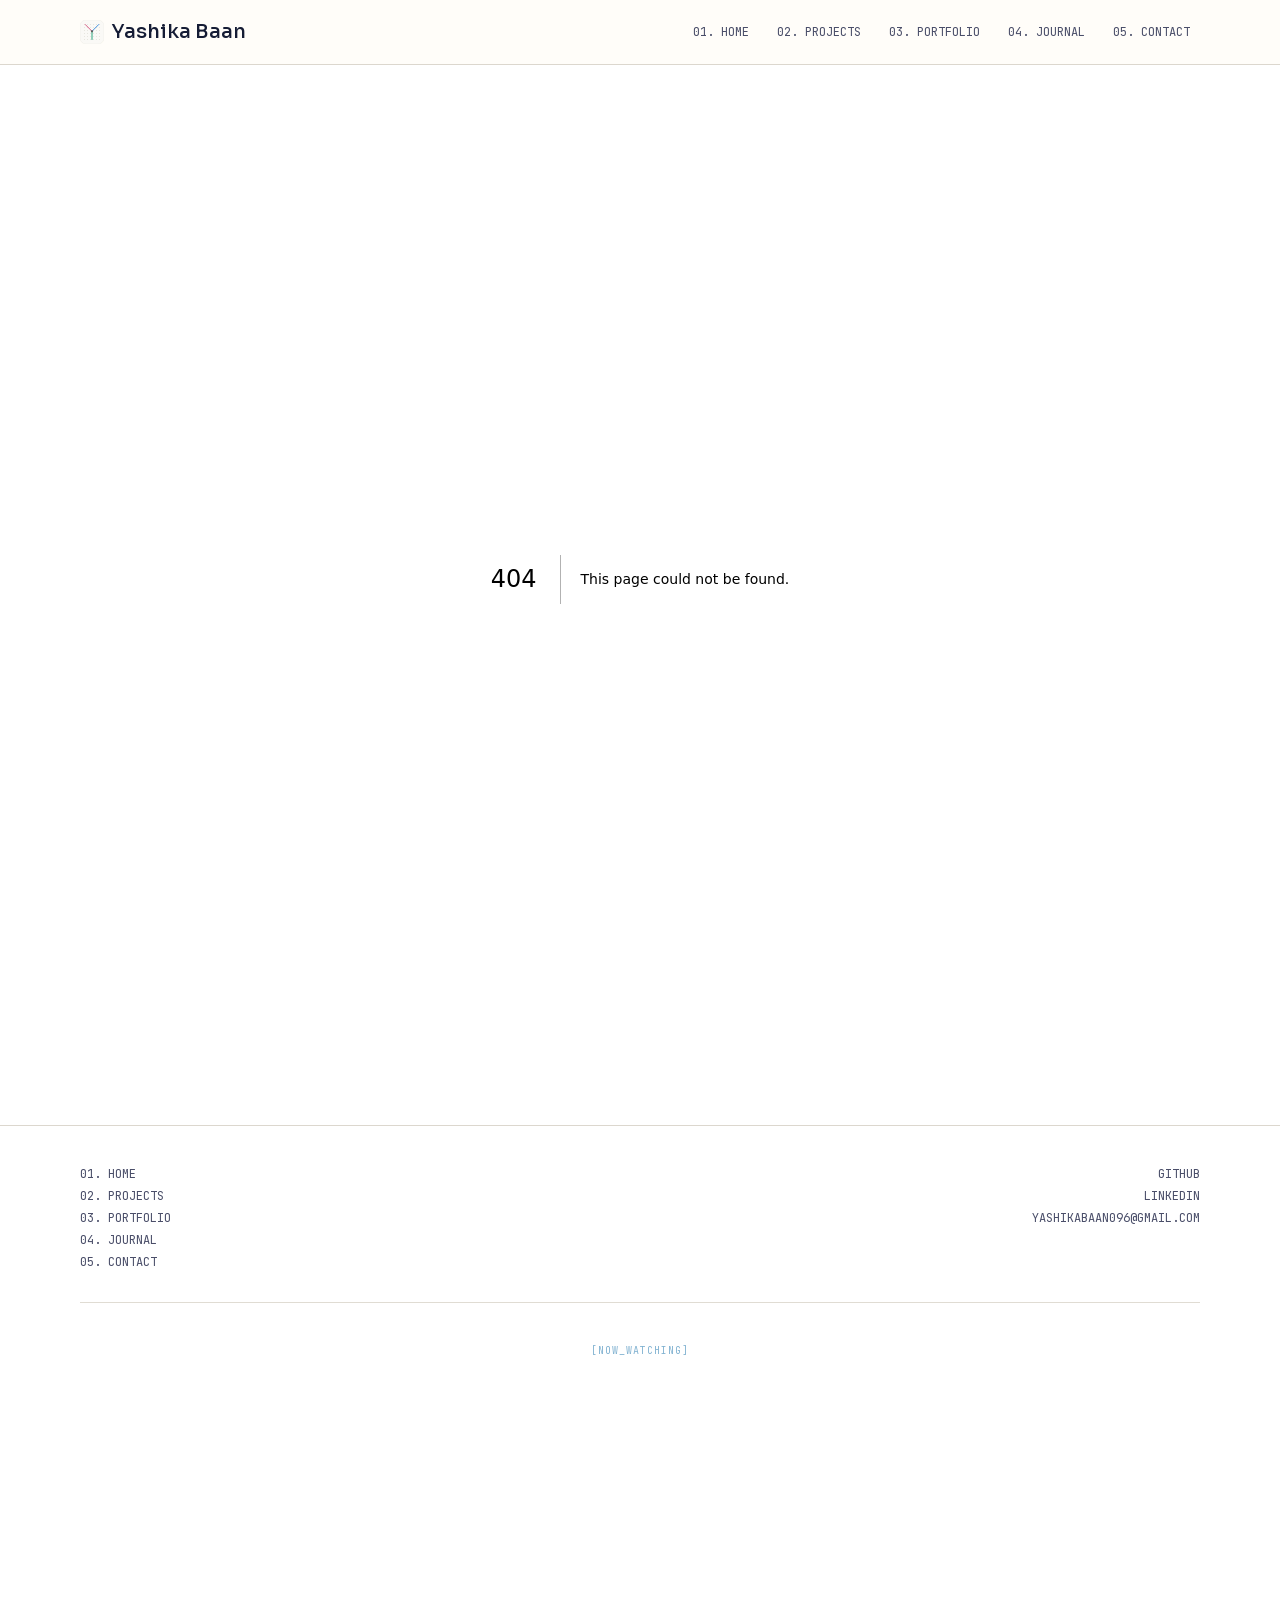
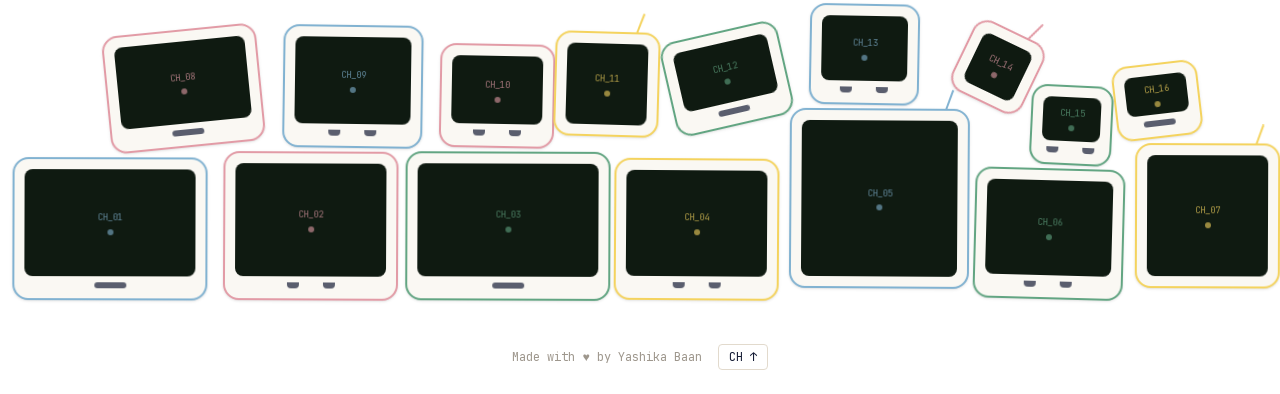
<file: 404/index.html>
<!DOCTYPE html><html lang="en" class="_0T98Aa_variable ggYvfa_variable"><head><meta charSet="utf-8"/><meta name="viewport" content="width=device-width, initial-scale=1"/><link rel="preload" as="image" href="/logo.svg"/><link rel="stylesheet" href="/_next/static/chunks/1nw2wqmllrl9n.css" data-precedence="next"/><link rel="preload" as="script" fetchPriority="low" href="/_next/static/chunks/0y3v_gwlex4io.js"/><script src="/_next/static/chunks/1uit7_s1bksv6.js" async=""></script><script src="/_next/static/chunks/092r-mewpaf3q.js" async=""></script><script src="/_next/static/chunks/turbopack-2u1d16houkiyo.js" async=""></script><script src="/_next/static/chunks/1-s8ehwgfnxob.js" async=""></script><script src="/_next/static/chunks/2uel4ukpxjqrg.js" async=""></script><meta name="robots" content="noindex"/><title>Yashika Baan | Frontend Engineer</title><meta name="description" content="Portfolio of Yashika Baan, a frontend engineer in Japan."/><link rel="icon" href="/logo.svg"/><meta name="next-size-adjust" content=""/><title>404: This page could not be found.</title><script src="/_next/static/chunks/0cz1d0mv5g_q7.js" noModule=""></script></head><body class="flex flex-col min-h-screen bg-bg"><div hidden=""><!--$--><!--/$--></div><div class="flex-1 flex flex-col"><header class="w-full sticky top-0 z-50 bg-bg border-b border-border"><div class="w-full max-w-6xl mx-auto px-4 flex items-center justify-between h-16"><a class="flex items-center gap-2 text-xl font-medium text-text" href="/"><img alt="" width="24" height="24" decoding="async" data-nimg="1" style="color:transparent" src="/logo.svg"/>Yashika Baan</a><nav class="hidden md:flex items-center gap-2"><a class="px-2.5 py-1.5 font-mono text-xs text-text-secondary hover:text-text" href="/">01. HOME</a><a class="px-2.5 py-1.5 font-mono text-xs text-text-secondary hover:text-text" href="/projects/">02. PROJECTS</a><a class="px-2.5 py-1.5 font-mono text-xs text-text-secondary hover:text-text" href="/portfolio/">03. PORTFOLIO</a><a class="px-2.5 py-1.5 font-mono text-xs text-text-secondary hover:text-text" href="/blog/">04. JOURNAL</a><a class="px-2.5 py-1.5 font-mono text-xs text-text-secondary hover:text-text" href="/#contact">05. CONTACT</a></nav><div class="md:hidden"><button type="button" aria-label="Open menu" aria-expanded="false" class="relative z-50 flex h-8 w-8 shrink-0 flex-col items-center justify-center gap-1.5 cursor-pointer"><span class="block h-0.5 w-5 bg-text transition-transform duration-200 "></span><span class="block h-0.5 w-5 bg-text transition-opacity duration-200 "></span><span class="block h-0.5 w-5 bg-text transition-transform duration-200 "></span></button></div></div></header><main class="flex-1 w-full"><div class="w-full max-w-6xl mx-auto px-4 pt-16 pb-24"><div style="font-family:system-ui,&quot;Segoe UI&quot;,Roboto,Helvetica,Arial,sans-serif,&quot;Apple Color Emoji&quot;,&quot;Segoe UI Emoji&quot;;height:100vh;text-align:center;display:flex;flex-direction:column;align-items:center;justify-content:center"><div><style>body{color:#000;background:#fff;margin:0}.next-error-h1{border-right:1px solid rgba(0,0,0,.3)}@media (prefers-color-scheme:dark){body{color:#fff;background:#000}.next-error-h1{border-right:1px solid rgba(255,255,255,.3)}}</style><h1 class="next-error-h1" style="display:inline-block;margin:0 20px 0 0;padding:0 23px 0 0;font-size:24px;font-weight:500;vertical-align:top;line-height:49px">404</h1><div style="display:inline-block"><h2 style="font-size:14px;font-weight:400;line-height:49px;margin:0">This page could not be found.</h2></div></div></div><!--$--><!--/$--></div></main></div><footer class="relative w-full border-t border-border"><div class="w-full max-w-6xl mx-auto px-4 relative pt-10 pb-6 flex flex-col items-center gap-10"><div class="w-full grid grid-cols-2 gap-x-6 gap-y-3 pb-8 border-b border-border-subtle"><nav class="flex flex-col gap-1.5"><a class="font-mono text-xs text-text-secondary" href="/">01. HOME</a><a class="font-mono text-xs text-text-secondary" href="/projects/">02. PROJECTS</a><a class="font-mono text-xs text-text-secondary" href="/portfolio/">03. PORTFOLIO</a><a class="font-mono text-xs text-text-secondary" href="/blog/">04. JOURNAL</a><a class="font-mono text-xs text-text-secondary" href="/#contact">05. CONTACT</a></nav><div class="flex flex-col items-end gap-1.5 text-right"><a class="font-mono text-xs text-text-secondary" href="https://github.com/yashikabaan">GITHUB</a><a class="font-mono text-xs text-text-secondary" href="https://linkedin.com/in/yashikabaan/">LINKEDIN</a><a class="font-mono text-xs text-text-secondary" href="mailto:yashikabaan096@gmail.com">YASHIKABAAN096@GMAIL.COM</a></div></div><div><div class="w-full" style="height:520px" aria-hidden="true"></div></div><div class="flex items-center gap-4"><p class="font-mono text-xs text-text-muted">Made with ♥ by <!-- -->Yashika Baan</p><button type="button" aria-label="Back to top" class="font-mono text-xs px-2.5 py-1 rounded border border-border-strong text-text cursor-pointer transition-transform hover:scale-105 active:scale-95">CH ↑</button></div></div></footer><script id="_R_">(globalThis["TURBOPACK"] || (globalThis["TURBOPACK"] = [])).push({"otherChunks":["static/chunks/0y3v_gwlex4io.js","static/chunks/1uit7_s1bksv6.js","static/chunks/092r-mewpaf3q.js"],"runtimeModuleIds":[94553]});</script><script src="/_next/static/chunks/0y3v_gwlex4io.js" async=""></script><script>(self.__next_f=self.__next_f||[]).push([0])</script><script>self.__next_f.push([1,"1:\"$Sreact.fragment\"\n2:\"/_next/static/chunks/1-s8ehwgfnxob.js\"\n3:\"/_next/static/chunks/2uel4ukpxjqrg.js\"\n4:I[22016,[\"$2\",\"$3\"],\"\"]\n5:I[5500,[\"$2\",\"$3\"],\"Image\"]\n6:I[82190,[\"$2\",\"$3\"],\"NavLink\"]\n7:I[89759,[\"$2\",\"$3\"],\"MobileNav\"]\n8:I[39756,[\"$2\",\"$3\"],\"default\"]\n9:I[37457,[\"$2\",\"$3\"],\"default\"]\na:I[13642,[\"$2\",\"$3\"],\"Footer\"]\ne:I[97367,[\"$2\",\"$3\"],\"OutletBoundary\"]\nf:\"$Sreact.suspense\"\n11:\"ViewportBoundary\"\n12:I[97367,[\"$2\",\"$3\"],\"$11\"]\n14:\"MetadataBoundary\"\n15:I[97367,[\"$2\",\"$3\"],\"$14\"]\n17:I[68027,[\"$2\",\"$3\"],\"default\",1]\n:HL[\"/_next/static/chunks/1nw2wqmllrl9n.css\",\"style\"]\nc:X\nd:[[\"children\",{\"s\":\"__PAGE__\",\"h\":512,\"d\":{\"r\":[\"$\",\"$1\",\"c\",{\"children\":[[[\"$\",\"title\",null,{\"children\":\"404: This page could not be found.\"}],[\"$\",\"div\",null,{\"style\":\"$0:t:t:d:r:props:children:1:props:children:props:children:0:props:children:1:props:children:props:children:props:notFound:0:1:props:style\",\"children\":[\"$\",\"div\",null,{\"children\":[[\"$\",\"style\",null,{\"dangerouslySetInnerHTML\":{\"__html\":\"body{color:#000;background:#fff;margin:0}.next-error-h1{border-right:1px solid rgba(0,0,0,.3)}@media (prefers-color-scheme:dark){body{color:#fff;background:#000}.next-error-h1{border-right:1px solid rgba(255,255,255,.3)}}\"}}],[\"$\",\"h1\",null,{\"className\":\"next-error-h1\",\"style\":\"$0:t:t:d:r:props:children:1:props:children:props:children:0:props:children:1:props:children:props:children:props:notFound:0:1:props:children:props:children:1:props:style\",\"children\":404}],[\"$\",\"div\",null,{\"style\":\"$0:t:t:d:r:props:children:1:props:children:props:children:0:props:children:1:props:children:props:children:props:notFound:0:1:props:children:props:children:2:props:style\",\"children\":[\"$\",\"h2\",null,{\"style\":\"$0:t:t:d:r:props:children:1:props:children:props:children:0:props:children:1:props:children:props:children:props:notFound:0:1:props:children:props:children:2:props:children:props:style\",\"children\":\"This page could not be found.\"}]}]]}]}]],null,[\"$\",\"$Le\",null,{\"children\":[\"$\",\"$f\",null,{\"name\":\"Next.MetadataOutlet\",\"children\":\"$@10\"}]}]]}],\"p\":false,\"v\":null}}]]\nb:[[\"children\",{\"s\":\"/_not-found\",\"h\":512,\"d\":{\"r\":[\"$\",\"$1\",\"c\",{\"children\":[null,[\"$\",\"$L8\",null,{\"parallelRouterKey\":\"children\",\"error\":\"$undefined\",\"errorStyles\":\"$undefined\",\"errorScripts\":\"$undefined\",\"template\":[\"$\",\"$L9\",null,{}],\"templateStyles\":\"$undefined\",\"templateScripts\":\"$undefined\",\"notFound\":\"$undefined\",\"forbidden\":\"$undefined\",\"unauthorized\":\"$undefined\"}]]}],\"p\":false,\"v\":\"$c\"},\"c\":\"$Qd\"}]]\n0:{\"P\":null,\"c\":[\"\",\"_not-found\",\"\"],\"q\":\"\",\"i\":false,\"t\":{\"t\":{\"s\":\"\",\"h\":528,\"d\":{\"r\":[\"$\",\"$1\",\"c\",{\"children\":[[[\"$\",\"link\",\"0\",{\"rel\":\"stylesheet\",\"href\":\"/_next/static/chunks/1nw2wqmllrl9n.css\",\"precedence\":\"next\",\"crossOrigin\":\"$undefined\",\"nonce\":\"$undefined\"}],[\"$\",\"script\",\"script-0\",{\"src\":\"/_next/static/chunks/1-s8ehwgfnxob.js\",\"async\":true,\"nonce\":\"$undefined\"}],[\"$\",\"script\",\"script-1\",{\"src\":\"/_next/static/chunks/2uel4ukpxjqrg.js\",\"async\":true,\"nonce\":\"$undefined\"}]],[\"$\",\"html\",null,{\"lang\":\"en\",\"className\":\"_0T98Aa_variable ggYvfa_variable\",\"children\":[\"$\",\"body\",null,{\"className\":\"flex flex-col min-h-screen bg-bg\",\"children\":[[\"$\",\"div\",null,{\"className\":\"flex-1 flex flex-col\",\"children\":[[\"$\",\"header\",null,{\"className\":\"w-full sticky top-0 z-50 bg-bg border-b border-border\",\"children\":[\"$\",\"div\",null,{\"className\":\"w-full max-w-6xl mx-auto px-4 flex items-center justify-between h-16\",\"children\":[[\"$\",\"$L4\",null,{\"className\":\"flex items-center gap-2 text-xl font-medium text-text\",\"href\":\"/\",\"children\":[[\"$\",\"$L5\",null,{\"src\":\"/logo.svg\",\"alt\":\"\",\"width\":24,\"height\":24,\"priority\":true}],\"Yashika Baan\"]}],[\"$\",\"nav\",null,{\"className\":\"hidden md:flex items-center gap-2\",\"children\":[[\"$\",\"$L6\",\"/\",{\"href\":\"/\",\"children\":\"01. HOME\"}],[\"$\",\"$L6\",\"/projects\",{\"href\":\"/projects\",\"children\":\"02. PROJECTS\"}],[\"$\",\"$L6\",\"/portfolio\",{\"href\":\"/portfolio\",\"children\":\"03. PORTFOLIO\"}],[\"$\",\"$L6\",\"/blog\",{\"href\":\"/blog\",\"children\":\"04. JOURNAL\"}],[\"$\",\"$L6\",\"/#contact\",{\"href\":\"/#contact\",\"children\":\"05. CONTACT\"}]]}],[\"$\",\"$L7\",null,{\"navigation\":[[\"01. HOME\",\"/\"],[\"02. PROJECTS\",\"/projects\"],[\"03. PORTFOLIO\",\"/portfolio\"],[\"04. JOURNAL\",\"/blog\"],[\"05. CONTACT\",\"/#contact\"]]}]]}]}],[\"$\",\"main\",null,{\"className\":\"flex-1 w-full\",\"children\":[\"$\",\"div\",null,{\"className\":\"w-full max-w-6xl mx-auto px-4 pt-16 pb-24\",\"children\":[\"$\",\"$L8\",null,{\"parallelRouterKey\":\"children\",\"error\":\"$undefined\",\"errorStyles\":\"$undefined\",\"errorScripts\":\"$undefined\",\"template\":[\"$\",\"$L9\",null,{}],\"templateStyles\":\"$undefined\",\"templateScripts\":\"$undefined\",\"notFound\":[[[\"$\",\"title\",null,{\"children\":\"404: This page could not be found.\"}],[\"$\",\"div\",null,{\"style\":{\"fontFamily\":\"system-ui,\\\"Segoe UI\\\",Roboto,Helvetica,Arial,sans-serif,\\\"Apple Color Emoji\\\",\\\"Segoe UI Emoji\\\"\",\"height\":\"100vh\",\"textAlign\":\"center\",\"display\":\"flex\",\"flexDirection\":\"column\",\"alignItems\":\"center\",\"justifyContent\":\"center\"},\"children\":[\"$\",\"div\",null,{\"children\":[[\"$\",\"style\",null,{\"dangerouslySetInnerHTML\":{\"__html\":\"body{color:#000;background:#fff;margin:0}.next-error-h1{border-right:1px solid rgba(0,0,0,.3)}@media (prefers-color-scheme:dark){body{color:#fff;background:#000}.next-error-h1{border-right:1px solid rgba(255,255,255,.3)}}\"}}],[\"$\",\"h1\",null,{\"className\":\"next-error-h1\",\"style\":{\"display\":\"inline-block\",\"margin\":\"0 20px 0 0\",\"padding\":\"0 23px 0 0\",\"fontSize\":24,\"fontWeight\":500,\"verticalAlign\":\"top\",\"lineHeight\":\"49px\"},\"children\":404}],[\"$\",\"div\",null,{\"style\":{\"display\":\"inline-block\"},\"children\":[\"$\",\"h2\",null,{\"style\":{\"fontSize\":14,\"fontWeight\":400,\"lineHeight\":\"49px\",\"margin\":0},\"children\":\"This page could not be found.\"}]}]]}]}]],[]],\"forbidden\":\"$undefined\",\"unauthorized\":\"$undefined\"}]}]}]]}],[\"$\",\"$La\",null,{\"navigation\":\"$0:t:t:d:r:props:children:1:props:children:props:children:0:props:children:0:props:children:props:children:2:props:navigation\"}]]}]}]]}],\"p\":false,\"v\":null},\"c\":\"$Qb\"},\"h\":{\"r\":[\"$\",\"$1\",\"h\",{\"children\":[[\"$\",\"meta\",null,{\"name\":\"robots\",\"content\":\"noindex\"}],[\"$\",\"$L12\",null,{\"children\":\"$L13\"}],[\"$\",\"$L15\",null,{\"children\":[[\"$\",\"div\",null,{\"hidden\":true,\"children\":[\"$\",\"$f\",null,{\"name\":\"Next.Metadata\",\"children\":\"$L16\"}]}],null]}],[\"$\",\"meta\",null,{\"name\":\"next-size-adjust\",\"content\":\"\"}]]}],\"p\":false,\"v\":null}},\"m\":\"$undefined\",\"G\":[\"$17\",[[\"$\",\"link\",\"0\",{\"rel\":\"stylesheet\",\"href\":\"/_next/static/chunks/1nw2wqmllrl9n.css\",\"precedence\":\"next\",\"crossOrigin\":\"$undefined\",\"nonce\":\"$undefined\"}]]],\"S\":true,\"r\":\"$undefined\",\"s\":\"$undefined\",\"a\":\"$undefined\",\"l\":\"$undefined\",\"p\":\"$undefined\",\"d\":\"$undefined\",\"b\":\"kUnQ3onnZMRfjYnStuBB0\"}\nc:C\n13:[[\"$\",\"meta\",\"0\",{\"charSet\":\"utf-8\"}],[\"$\",\"meta\",\"1\",{\"name\":\"viewport\",\"content\":\"width=device-width, initial-scale=1\"}]]\n18:I[27201,[\"$2\",\"$3\"],\"IconMark\"]\n10:null\n16:[[\"$\",\"title\",\"0\",{\"children\":\"Yashika Baan | Frontend Engineer\"}],[\"$\",\"meta\",\"1\",{\"name\":\"description\",\"content\":\"Portfolio of Yashika Baan, a frontend engineer in Japan.\"}],[\"$\",\"link\",\"2\",{\"rel\":\"icon\",\"href\":\"/logo.svg\"}],[\"$\",\"$L18\",\"3\",{}]]\n"])</script></body></html>
</file>
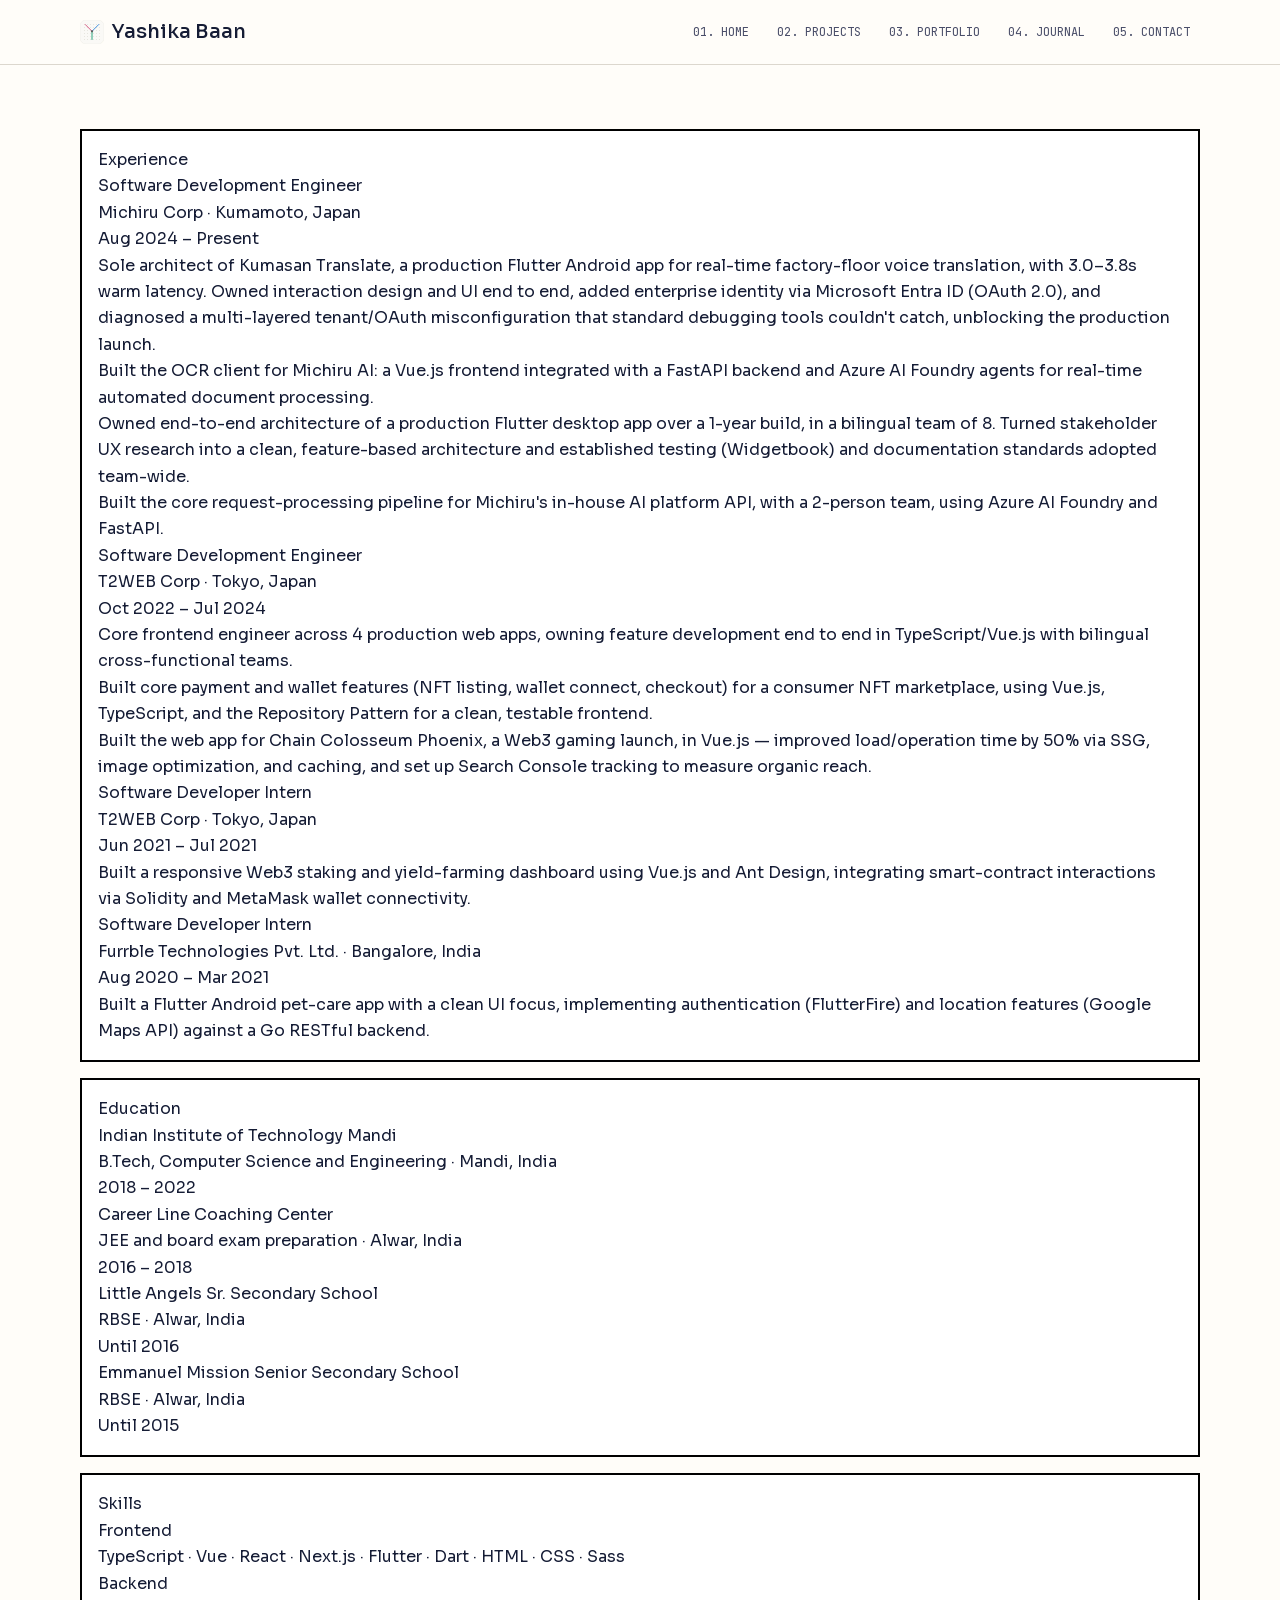
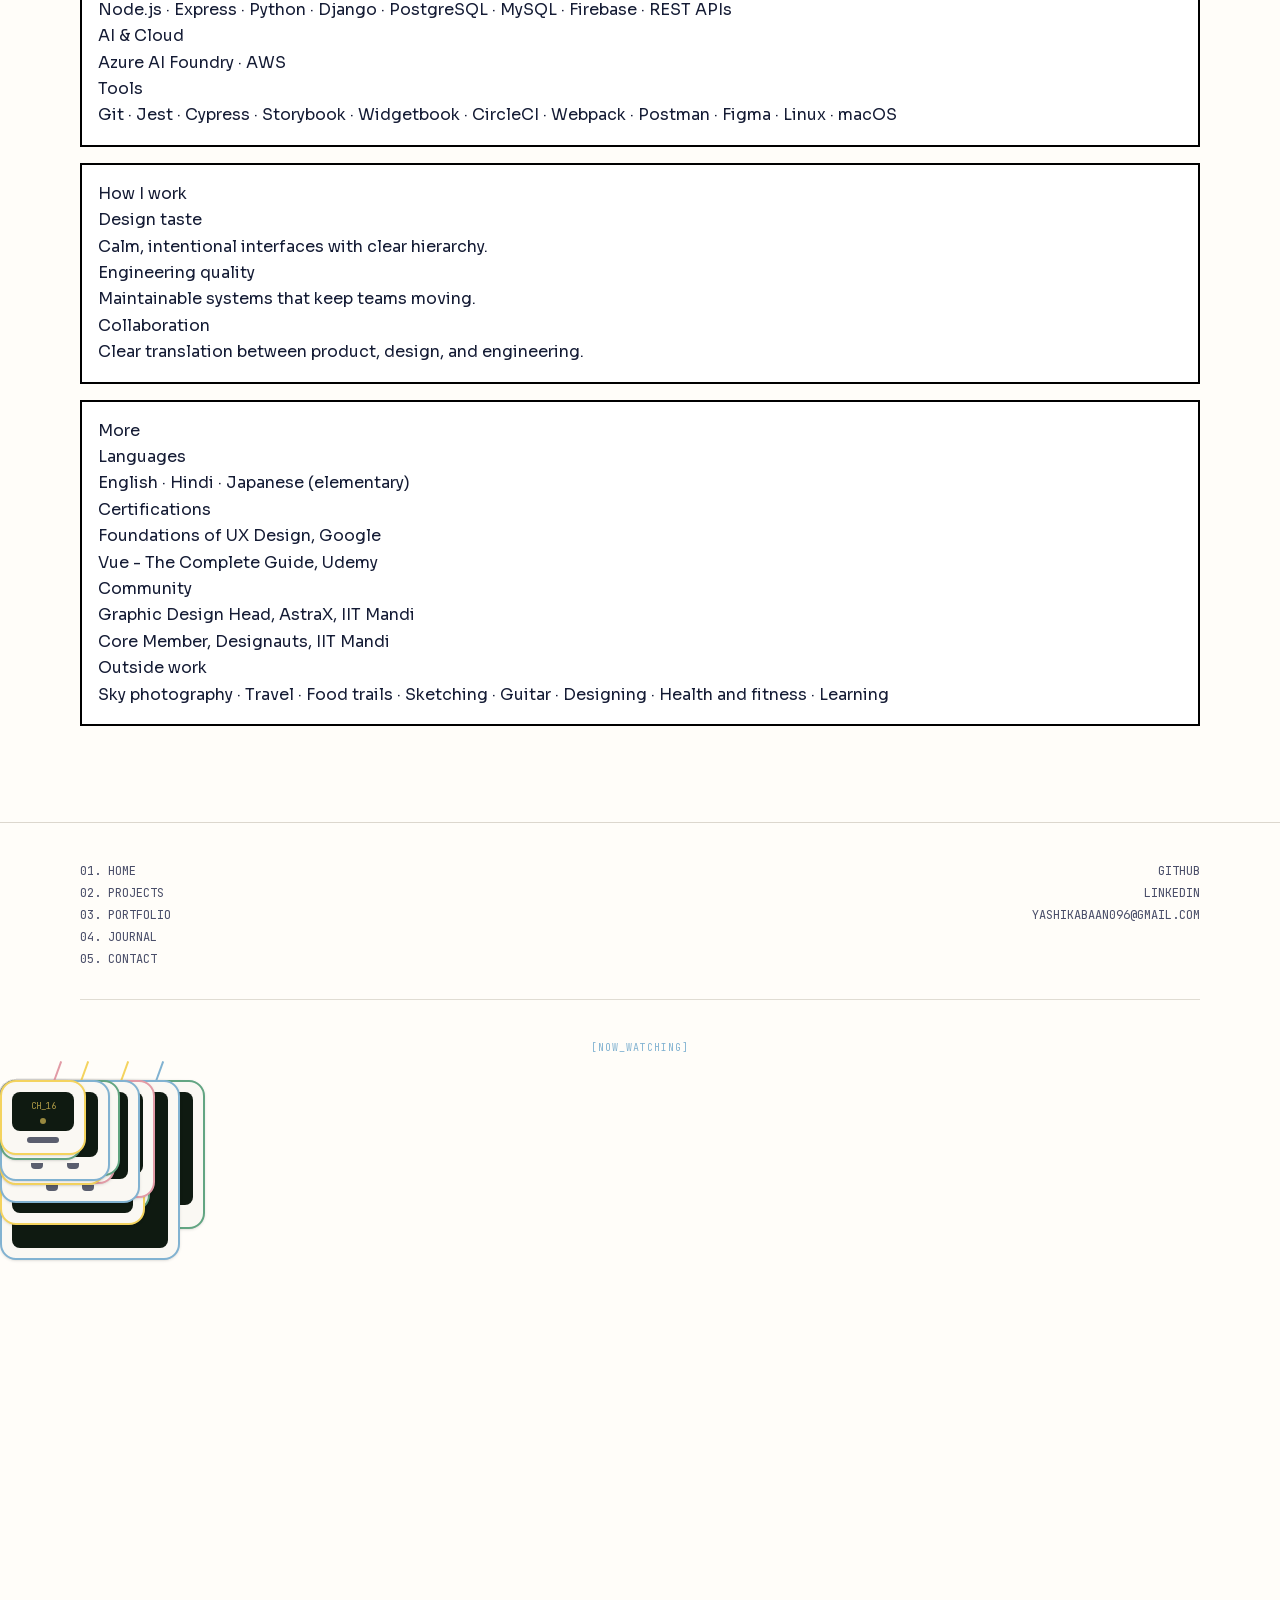
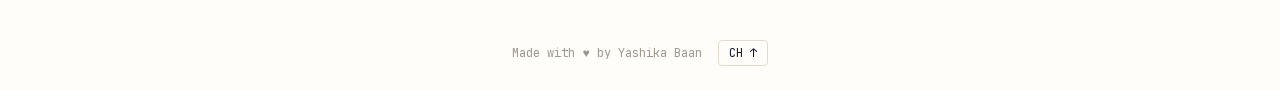
<file: about/index.html>
<!DOCTYPE html><html lang="en" class="_0T98Aa_variable ggYvfa_variable"><head><meta charSet="utf-8"/><meta name="viewport" content="width=device-width, initial-scale=1"/><link rel="preload" href="/_next/static/media/9a321a2c78eff0b5-s.p.1bkzbscqrt8rl.woff2" as="font" crossorigin="" type="font/woff2"/><link rel="preload" href="/_next/static/media/bc8ed407dc77c57a-s.p.1hey5yyym6mz_.woff2" as="font" crossorigin="" type="font/woff2"/><link rel="preload" as="image" href="/logo.svg"/><link rel="stylesheet" href="/_next/static/chunks/1nw2wqmllrl9n.css" data-precedence="next"/><link rel="preload" as="script" fetchPriority="low" href="/_next/static/chunks/0y3v_gwlex4io.js"/><script src="/_next/static/chunks/1uit7_s1bksv6.js" async=""></script><script src="/_next/static/chunks/092r-mewpaf3q.js" async=""></script><script src="/_next/static/chunks/turbopack-2u1d16houkiyo.js" async=""></script><script src="/_next/static/chunks/1-s8ehwgfnxob.js" async=""></script><script src="/_next/static/chunks/2uel4ukpxjqrg.js" async=""></script><title>About | Yashika Baan</title><meta name="description" content="Portfolio of Yashika Baan, a frontend engineer in Japan."/><link rel="icon" href="/logo.svg"/><meta name="next-size-adjust" content=""/><script src="/_next/static/chunks/0cz1d0mv5g_q7.js" noModule=""></script></head><body class="flex flex-col min-h-screen bg-bg"><div hidden=""><!--$--><!--/$--></div><div class="flex-1 flex flex-col"><header class="w-full sticky top-0 z-50 bg-bg border-b border-border"><div class="w-full max-w-6xl mx-auto px-4 flex items-center justify-between h-16"><a class="flex items-center gap-2 text-xl font-medium text-text" href="/"><img alt="" width="24" height="24" decoding="async" data-nimg="1" style="color:transparent" src="/logo.svg"/>Yashika Baan</a><nav class="hidden md:flex items-center gap-2"><a class="px-2.5 py-1.5 font-mono text-xs text-text-secondary hover:text-text" href="/">01. HOME</a><a class="px-2.5 py-1.5 font-mono text-xs text-text-secondary hover:text-text" href="/projects/">02. PROJECTS</a><a class="px-2.5 py-1.5 font-mono text-xs text-text-secondary hover:text-text" href="/portfolio/">03. PORTFOLIO</a><a class="px-2.5 py-1.5 font-mono text-xs text-text-secondary hover:text-text" href="/blog/">04. JOURNAL</a><a class="px-2.5 py-1.5 font-mono text-xs text-text-secondary hover:text-text" href="/#contact">05. CONTACT</a></nav><div class="md:hidden"><button type="button" aria-label="Open menu" aria-expanded="false" class="relative z-50 flex h-8 w-8 shrink-0 flex-col items-center justify-center gap-1.5 cursor-pointer"><span class="block h-0.5 w-5 bg-text transition-transform duration-200 "></span><span class="block h-0.5 w-5 bg-text transition-opacity duration-200 "></span><span class="block h-0.5 w-5 bg-text transition-transform duration-200 "></span></button></div></div></header><main class="flex-1 w-full"><div class="w-full max-w-6xl mx-auto px-4 pt-16 pb-24"><article class="flex flex-col gap-4"><section class="border-2 border-black bg-white p-4"><h2>Experience</h2><div class="stack"><article class="entry"><div class="entry-heading"><div><h3>Software Development Engineer</h3><p>Michiru Corp<!-- --> · <!-- -->Kumamoto, Japan</p></div><p>Aug 2024 – Present</p></div><ul><li>Sole architect of Kumasan Translate, a production Flutter Android app for real-time factory-floor voice translation, with 3.0–3.8s warm latency. Owned interaction design and UI end to end, added enterprise identity via Microsoft Entra ID (OAuth 2.0), and diagnosed a multi-layered tenant/OAuth misconfiguration that standard debugging tools couldn&#x27;t catch, unblocking the production launch.</li><li>Built the OCR client for Michiru AI: a Vue.js frontend integrated with a FastAPI backend and Azure AI Foundry agents for real-time automated document processing.</li><li>Owned end-to-end architecture of a production Flutter desktop app over a 1-year build, in a bilingual team of 8. Turned stakeholder UX research into a clean, feature-based architecture and established testing (Widgetbook) and documentation standards adopted team-wide.</li><li>Built the core request-processing pipeline for Michiru&#x27;s in-house AI platform API, with a 2-person team, using Azure AI Foundry and FastAPI.</li></ul></article><article class="entry"><div class="entry-heading"><div><h3>Software Development Engineer</h3><p>T2WEB Corp<!-- --> · <!-- -->Tokyo, Japan</p></div><p>Oct 2022 – Jul 2024</p></div><ul><li>Core frontend engineer across 4 production web apps, owning feature development end to end in TypeScript/Vue.js with bilingual cross-functional teams.</li><li>Built core payment and wallet features (NFT listing, wallet connect, checkout) for a consumer NFT marketplace, using Vue.js, TypeScript, and the Repository Pattern for a clean, testable frontend.</li><li>Built the web app for Chain Colosseum Phoenix, a Web3 gaming launch, in Vue.js — improved load/operation time by 50% via SSG, image optimization, and caching, and set up Search Console tracking to measure organic reach.</li></ul></article><article class="entry"><div class="entry-heading"><div><h3>Software Developer Intern</h3><p>T2WEB Corp<!-- --> · <!-- -->Tokyo, Japan</p></div><p>Jun 2021 – Jul 2021</p></div><ul><li>Built a responsive Web3 staking and yield-farming dashboard using Vue.js and Ant Design, integrating smart-contract interactions via Solidity and MetaMask wallet connectivity.</li></ul></article><article class="entry"><div class="entry-heading"><div><h3>Software Developer Intern</h3><p>Furrble Technologies Pvt. Ltd.<!-- --> · <!-- -->Bangalore, India</p></div><p>Aug 2020 – Mar 2021</p></div><ul><li>Built a Flutter Android pet-care app with a clean UI focus, implementing authentication (FlutterFire) and location features (Google Maps API) against a Go RESTful backend.</li></ul></article></div></section><section class="border-2 border-black bg-white p-4"><h2>Education</h2><div class="stack"><article class="entry"><div class="entry-heading"><div><h3>Indian Institute of Technology Mandi</h3><p>B.Tech, Computer Science and Engineering<!-- --> · <!-- -->Mandi, India</p></div><p>2018 – 2022</p></div></article><article class="entry"><div class="entry-heading"><div><h3>Career Line Coaching Center</h3><p>JEE and board exam preparation<!-- --> · <!-- -->Alwar, India</p></div><p>2016 – 2018</p></div></article><article class="entry"><div class="entry-heading"><div><h3>Little Angels Sr. Secondary School</h3><p>RBSE<!-- --> · <!-- -->Alwar, India</p></div><p>Until 2016</p></div></article><article class="entry"><div class="entry-heading"><div><h3>Emmanuel Mission Senior Secondary School</h3><p>RBSE<!-- --> · <!-- -->Alwar, India</p></div><p>Until 2015</p></div></article></div></section><section class="border-2 border-black bg-white p-4"><h2>Skills</h2><div class="columns"><div><h3>Frontend</h3><p>TypeScript · Vue · React · Next.js · Flutter · Dart · HTML · CSS · Sass</p></div><div><h3>Backend</h3><p>Node.js · Express · Python · Django · PostgreSQL · MySQL · Firebase · REST APIs</p></div><div><h3>AI &amp; Cloud</h3><p>Azure AI Foundry · AWS</p></div><div><h3>Tools</h3><p>Git · Jest · Cypress · Storybook · Widgetbook · CircleCI · Webpack · Postman · Figma · Linux · macOS</p></div></div></section><section class="border-2 border-black bg-white p-4"><h2>How I work</h2><div class="columns"><div><h3>Design taste</h3><p>Calm, intentional interfaces with clear hierarchy.</p></div><div><h3>Engineering quality</h3><p>Maintainable systems that keep teams moving.</p></div><div><h3>Collaboration</h3><p>Clear translation between product, design, and engineering.</p></div></div></section><section class="border-2 border-black bg-white p-4"><h2>More</h2><div class="columns"><div><h3>Languages</h3><p>English · Hindi · Japanese (elementary)</p></div><div><h3>Certifications</h3><ul><li>Foundations of UX Design, Google</li><li>Vue - The Complete Guide, Udemy</li></ul></div><div><h3>Community</h3><ul><li>Graphic Design Head, AstraX, IIT Mandi</li><li>Core Member, Designauts, IIT Mandi</li></ul></div><div><h3>Outside work</h3><p>Sky photography · Travel · Food trails · Sketching · Guitar · Designing · Health and fitness · Learning</p></div></div></section></article><!--$--><!--/$--></div></main></div><footer class="relative w-full border-t border-border"><div class="w-full max-w-6xl mx-auto px-4 relative pt-10 pb-6 flex flex-col items-center gap-10"><div class="w-full grid grid-cols-2 gap-x-6 gap-y-3 pb-8 border-b border-border-subtle"><nav class="flex flex-col gap-1.5"><a class="font-mono text-xs text-text-secondary" href="/">01. HOME</a><a class="font-mono text-xs text-text-secondary" href="/projects/">02. PROJECTS</a><a class="font-mono text-xs text-text-secondary" href="/portfolio/">03. PORTFOLIO</a><a class="font-mono text-xs text-text-secondary" href="/blog/">04. JOURNAL</a><a class="font-mono text-xs text-text-secondary" href="/#contact">05. CONTACT</a></nav><div class="flex flex-col items-end gap-1.5 text-right"><a class="font-mono text-xs text-text-secondary" href="https://github.com/yashikabaan">GITHUB</a><a class="font-mono text-xs text-text-secondary" href="https://linkedin.com/in/yashikabaan/">LINKEDIN</a><a class="font-mono text-xs text-text-secondary" href="mailto:yashikabaan096@gmail.com">YASHIKABAAN096@GMAIL.COM</a></div></div><div><div class="w-full" style="height:520px" aria-hidden="true"></div></div><div class="flex items-center gap-4"><p class="font-mono text-xs text-text-muted">Made with ♥ by <!-- -->Yashika Baan</p><button type="button" aria-label="Back to top" class="font-mono text-xs px-2.5 py-1 rounded border border-border-strong text-text cursor-pointer transition-transform hover:scale-105 active:scale-95">CH ↑</button></div></div></footer><script id="_R_">(globalThis["TURBOPACK"] || (globalThis["TURBOPACK"] = [])).push({"otherChunks":["static/chunks/0y3v_gwlex4io.js","static/chunks/1uit7_s1bksv6.js","static/chunks/092r-mewpaf3q.js"],"runtimeModuleIds":[94553]});</script><script src="/_next/static/chunks/0y3v_gwlex4io.js" async=""></script><script>(self.__next_f=self.__next_f||[]).push([0])</script><script>self.__next_f.push([1,"1:\"$Sreact.fragment\"\n2:\"/_next/static/chunks/1-s8ehwgfnxob.js\"\n3:\"/_next/static/chunks/2uel4ukpxjqrg.js\"\n4:I[22016,[\"$2\",\"$3\"],\"\"]\n5:I[5500,[\"$2\",\"$3\"],\"Image\"]\n6:I[82190,[\"$2\",\"$3\"],\"NavLink\"]\n7:I[89759,[\"$2\",\"$3\"],\"MobileNav\"]\n8:I[39756,[\"$2\",\"$3\"],\"default\"]\n9:I[37457,[\"$2\",\"$3\"],\"default\"]\na:I[13642,[\"$2\",\"$3\"],\"Footer\"]\n19:\"ViewportBoundary\"\n1a:I[97367,[\"$2\",\"$3\"],\"$19\"]\n1c:\"MetadataBoundary\"\n1d:I[97367,[\"$2\",\"$3\"],\"$1c\"]\n1e:\"$Sreact.suspense\"\n20:I[68027,[\"$2\",\"$3\"],\"default\",1]\n:HL[\"/_next/static/chunks/1nw2wqmllrl9n.css\",\"style\"]\n:HL[\"/_next/static/media/9a321a2c78eff0b5-s.p.1bkzbscqrt8rl.woff2\",\"font\",{\"crossOrigin\":\"\",\"type\":\"font/woff2\"}]\n:HL[\"/_next/static/media/bc8ed407dc77c57a-s.p.1hey5yyym6mz_.woff2\",\"font\",{\"crossOrigin\":\"\",\"type\":\"font/woff2\"}]\nc:X\nd:[[\"children\",{\"s\":\"__PAGE__\",\"h\":512,\"d\":{\"r\":[\"$\",\"$1\",\"c\",{\"children\":[[\"$\",\"article\",null,{\"className\":\"flex flex-col gap-4\",\"children\":[[\"$\",\"section\",null,{\"className\":\"border-2 border-black bg-white p-4\",\"children\":[[\"$\",\"h2\",null,{\"children\":\"Experience\"}],[\"$\",\"div\",null,{\"className\":\"stack\",\"children\":[[\"$\",\"article\",\"Michiru Corp-Software Development Engineer\",{\"className\":\"entry\",\"children\":[[\"$\",\"div\",null,{\"className\":\"entry-heading\",\"children\":[[\"$\",\"div\",null,{\"children\":[[\"$\",\"h3\",null,{\"children\":\"Software Development Engineer\"}],[\"$\",\"p\",null,{\"children\":[\"Michiru Corp\",\" · \",\"Kumamoto, Japan\"]}]]}],[\"$\",\"p\",null,{\"children\":\"Aug 2024 – Present\"}]]}],[\"$\",\"ul\",null,{\"children\":[[\"$\",\"li\",\"Sole architect of Kumasan Translate, a production Flutter Android app for real-time factory-floor voice translation, with 3.0–3.8s warm latency. Owned interaction design and UI end to end, added enterprise identity via Microsoft Entra ID (OAuth 2.0), and diagnosed a multi-layered tenant/OAuth misconfiguration that standard debugging tools couldn't catch, unblocking the production launch.\",{\"children\":\"Sole architect of Kumasan Translate, a production Flutter Android app for real-time factory-floor voice translation, with 3.0–3.8s warm latency. Owned interaction design and UI end to end, added enterprise identity via Microsoft Entra ID (OAuth 2.0), and diagnosed a multi-layered tenant/OAuth misconfiguration that standard debugging tools couldn't catch, unblocking the production launch.\"}],\"$Le\",\"$Lf\",\"$L10\"]}]]}],\"$L11\",\"$L12\",\"$L13\"]}]]}],\"$L14\",\"$L15\",\"$L16\",\"$L17\"]}],null,\"$L18\"]}],\"p\":false,\"v\":null}}]]\nb:[[\"children\",{\"s\":\"about\",\"h\":512,\"d\":{\"r\":[\"$\",\"$1\",\"c\",{\"children\":[null,[\"$\",\"$L8\",null,{\"parallelRouterKey\":\"children\",\"error\":\"$undefined\",\"errorStyles\":\"$undefined\",\"errorScripts\":\"$undefined\",\"template\":[\"$\",\"$L9\",null,{}],\"templateStyles\":\"$undefined\",\"templateScripts\":\"$undefined\",\"notFound\":\"$undefined\",\"forbidden\":\"$undefined\",\"unauthorized\":\"$undefined\"}]]}],\"p\":false,\"v\":\"$c\"},\"c\":\"$Qd\"}]]\n0:{\"P\":null,\"c\":[\"\",\"about\",\"\"],\"q\":\"\",\"i\":false,\"t\":{\"t\":{\"s\":\"\",\"h\":528,\"d\":{\"r\":[\"$\",\"$1\",\"c\",{\"children\":[[[\"$\",\"link\",\"0\",{\"rel\":\"stylesheet\",\"href\":\"/_next/static/chunks/1nw2wqmllrl9n.css\",\"precedence\":\"next\",\"crossOrigin\":\"$undefined\",\"nonce\":\"$undefined\"}],[\"$\",\"script\",\"script-0\",{\"src\":\"/_next/static/chunks/1-s8ehwgfnxob.js\",\"async\":true,\"nonce\":\"$undefined\"}],[\"$\",\"script\",\"script-1\",{\"src\":\"/_next/static/chunks/2uel4ukpxjqrg.js\",\"async\":true,\"nonce\":\"$undefined\"}]],[\"$\",\"html\",null,{\"lang\":\"en\",\"className\":\"_0T98Aa_variable ggYvfa_variable\",\"children\":[\"$\",\"body\",null,{\"className\":\"flex flex-col min-h-screen bg-bg\",\"children\":[[\"$\",\"div\",null,{\"className\":\"flex-1 flex flex-col\",\"children\":[[\"$\",\"header\",null,{\"className\":\"w-full sticky top-0 z-50 bg-bg border-b border-border\",\"children\":[\"$\",\"div\",null,{\"className\":\"w-full max-w-6xl mx-auto px-4 flex items-center justify-between h-16\",\"children\":[[\"$\",\"$L4\",null,{\"className\":\"flex items-center gap-2 text-xl font-medium text-text\",\"href\":\"/\",\"children\":[[\"$\",\"$L5\",null,{\"src\":\"/logo.svg\",\"alt\":\"\",\"width\":24,\"height\":24,\"priority\":true}],\"Yashika Baan\"]}],[\"$\",\"nav\",null,{\"className\":\"hidden md:flex items-center gap-2\",\"children\":[[\"$\",\"$L6\",\"/\",{\"href\":\"/\",\"children\":\"01. HOME\"}],[\"$\",\"$L6\",\"/projects\",{\"href\":\"/projects\",\"children\":\"02. PROJECTS\"}],[\"$\",\"$L6\",\"/portfolio\",{\"href\":\"/portfolio\",\"children\":\"03. PORTFOLIO\"}],[\"$\",\"$L6\",\"/blog\",{\"href\":\"/blog\",\"children\":\"04. JOURNAL\"}],[\"$\",\"$L6\",\"/#contact\",{\"href\":\"/#contact\",\"children\":\"05. CONTACT\"}]]}],[\"$\",\"$L7\",null,{\"navigation\":[[\"01. HOME\",\"/\"],[\"02. PROJECTS\",\"/projects\"],[\"03. PORTFOLIO\",\"/portfolio\"],[\"04. JOURNAL\",\"/blog\"],[\"05. CONTACT\",\"/#contact\"]]}]]}]}],[\"$\",\"main\",null,{\"className\":\"flex-1 w-full\",\"children\":[\"$\",\"div\",null,{\"className\":\"w-full max-w-6xl mx-auto px-4 pt-16 pb-24\",\"children\":[\"$\",\"$L8\",null,{\"parallelRouterKey\":\"children\",\"error\":\"$undefined\",\"errorStyles\":\"$undefined\",\"errorScripts\":\"$undefined\",\"template\":[\"$\",\"$L9\",null,{}],\"templateStyles\":\"$undefined\",\"templateScripts\":\"$undefined\",\"notFound\":[[[\"$\",\"title\",null,{\"children\":\"404: This page could not be found.\"}],[\"$\",\"div\",null,{\"style\":{\"fontFamily\":\"system-ui,\\\"Segoe UI\\\",Roboto,Helvetica,Arial,sans-serif,\\\"Apple Color Emoji\\\",\\\"Segoe UI Emoji\\\"\",\"height\":\"100vh\",\"textAlign\":\"center\",\"display\":\"flex\",\"flexDirection\":\"column\",\"alignItems\":\"center\",\"justifyContent\":\"center\"},\"children\":[\"$\",\"div\",null,{\"children\":[[\"$\",\"style\",null,{\"dangerouslySetInnerHTML\":{\"__html\":\"body{color:#000;background:#fff;margin:0}.next-error-h1{border-right:1px solid rgba(0,0,0,.3)}@media (prefers-color-scheme:dark){body{color:#fff;background:#000}.next-error-h1{border-right:1px solid rgba(255,255,255,.3)}}\"}}],[\"$\",\"h1\",null,{\"className\":\"next-error-h1\",\"style\":{\"display\":\"inline-block\",\"margin\":\"0 20px 0 0\",\"padding\":\"0 23px 0 0\",\"fontSize\":24,\"fontWeight\":500,\"verticalAlign\":\"top\",\"lineHeight\":\"49px\"},\"children\":404}],[\"$\",\"div\",null,{\"style\":{\"display\":\"inline-block\"},\"children\":[\"$\",\"h2\",null,{\"style\":{\"fontSize\":14,\"fontWeight\":400,\"lineHeight\":\"49px\",\"margin\":0},\"children\":\"This page could not be found.\"}]}]]}]}]],[]],\"forbidden\":\"$undefined\",\"unauthorized\":\"$undefined\"}]}]}]]}],[\"$\",\"$La\",null,{\"navigation\":\"$0:t:t:d:r:props:children:1:props:children:props:children:0:props:children:0:props:children:props:children:2:props:navigation\"}]]}]}]]}],\"p\":false,\"v\":null},\"c\":\"$Qb\"},\"h\":{\"r\":[\"$\",\"$1\",\"h\",{\"children\":[null,[\"$\",\"$L1a\",null,{\"children\":\"$L1b\"}],[\"$\",\"$L1d\",null,{\"children\":[[\"$\",\"div\",null,{\"hidden\":true,\"children\":[\"$\",\"$1e\",null,{\"name\":\"Next.Metadata\",\"children\":\"$L1f\"}]}],null]}],[\"$\",\"meta\",null,{\"name\":\"next-size-adjust\",\"content\":\"\"}]]}],\"p\":false,\"v\":null}},\"m\":\"$undefined\",\"G\":[\"$20\",[[\"$\",\"link\",\"0\",{\"rel\":\"stylesheet\",\"href\":\"/_next/static/chunks/1nw2wqmllrl9n.css\",\"precedence\":\"next\",\"crossOrigin\":\"$undefined\",\"nonce\":\"$undefined\"}]]],\"S\":true,\"r\":\"$undefined\",\"s\":\"$undefined\",\"a\":\"$undefined\",\"l\":\"$undefined\",\"p\":\"$undefined\",\"d\":\"$undefined\",\"b\":\"kUnQ3onnZMRfjYnStuBB0\"}\n21:I[97367,[\"$2\",\"$3\"],\"OutletBoundary\"]\nc:C\ne:[\"$\",\"li\",\"Built the OCR client for Michiru AI: a Vue.js frontend integrated with a FastAPI backend and Azure AI Foundry agents for real-time automated document processing.\",{\"children\":\"Built the OCR client for Michiru AI: a Vue.js frontend integrated with a FastAPI backend and Azure AI Foundry agents for real-time automated document processing.\"}]\nf:[\"$\",\"li\",\"Owned end-to-end architecture of a production Flutter desktop app over a 1-year build, in a bilingual team of 8. Turned stakeholder UX research into a clean, feature-based architecture and established testing (Widgetbook) and documentation standards adopted team-wide.\",{\"children\":\"Owned end-to-end architecture of a production Flutter desktop app over a 1-year build, in a bilingual team of 8. Turned stakeholder UX research into a clean, feature-based architecture and established testing (Widgetbook) and documentation standards adopted team-wide.\"}]\n10:[\"$\",\"li\",\"Built the core request-processing pipeline for Michiru's in-house AI platform API, with a 2-person team, using Azure AI Foundry and FastAPI.\",{\"children\":\"Built the core request-processing pipeline for Michiru's in-house AI platform API, with a 2-person team, using Azure AI Foundry and FastAPI.\"}]\n11:[\"$\",\"article\",\"T2WEB Corp-Software Development Engineer\",{\"className\":\"entry\",\"children\":[[\"$\",\"div\",null,{\"className\":\"entry-heading\",\"children\":[[\"$\",\"div\",null,{\"children\":[[\"$\",\"h3\",null,{\"children\":\"Software Development Engineer\"}],[\"$\",\"p\",null,{\"children\":[\"T2WEB Corp\",\" · \",\"Tokyo, Japan\"]}]]}],[\"$\",\"p\",null,{\"children\":\"Oct 2022 – Jul 2024\"}]]}],[\"$\",\"ul\",null,{\"children\":[[\"$\",\"li\",\"Core frontend engineer across 4 production web apps, owning feature development end to end in TypeScript/Vue.js with bilingual cross-functional teams.\",{\"children\":\"Core frontend engineer across 4 production web apps, owning feature development end to end in TypeScript/Vue.js with bilingual cross-functional teams.\"}],[\"$\",\"li\",\"Built core payment and wallet features (NFT listing, wallet connect, checkout) for a consumer NFT marketplace, using Vue.js, TypeScript, and the Repository Pattern for a clean, testable frontend.\",{\"children\":\"Built core payment and wallet features (NFT listing, wallet connect, checkout) for a consumer NFT marketplace, using Vue.js, TypeScript, and the Repository Pattern for a clean, testable frontend.\"}],[\"$\",\"li\",\"Built the web app for Chain Colosseum Phoenix, a Web3 gaming launch, in Vue.js — improved load/operation time by 50% via SSG, image optimization, and caching, and set up Search Console tracking to measure organic reach.\",{\"children\":\"Built the web app for Chain Colosseum Phoenix, a Web3 gaming launch, in Vue.js — improved load/operation time by 50% via SSG, image optimization, and caching, and set up Search Console tracking to measure organic reach.\"}]]}]]}]\n12:[\"$\",\"article\",\"T2WEB Corp-Software Developer Intern\",{\"className\":\"entry\",\"children\":[[\"$\",\"div\",null,{\"className\":\"entry-heading\",\"children\":[[\"$\",\"div\",null,{\"children\":[[\"$\",\"h3\",null,{\"children\":\"Software Developer Intern\"}],[\"$\",\"p\",null,{\"children\":[\"T2WEB Corp\",\" · \",\"Tokyo, Japan\"]}]]}],[\"$\",\"p\",null,{\"children\":\"Jun 2021 – Jul 2021\"}]]}],[\"$\",\"ul\",null,{\"children\":[[\"$\",\"li\",\"Built a responsive Web3 staking and yield-farming dashboard using Vue.js and Ant Design, integrating smart-contract interactions via Solidity and MetaMask wallet connectivity.\",{\"children\":\"Built a responsive Web3 staking and yield-farming dashboard using Vue.js and Ant Design, integrating smart-contract interactions via Solidity and MetaMask wallet connectivity.\"}]]}]]}]\n13:[\"$\",\"article\",\"Furrble Technologies Pvt. Ltd.-Software Developer Intern\",{\"className\":\"entry\",\"children\":[[\"$\",\"div\",null,{\"className\":\"entry-heading\",\"children\":[[\"$\",\"div\",null,{\"children\":[[\"$\",\"h3\",null,{\"children\":\"Software Developer Intern\"}],[\"$\",\"p\",null,{\"children\":[\"Furrble Technologies Pvt. Ltd.\",\" · \",\"Bangalore, India\"]}]]}],[\"$\",\"p\",null,{\"children\":\"Aug 2020 – Mar 2021\"}]]}],[\"$\",\"ul\",null,{\"children\":[[\"$\",\"li\",\"Built a Flutter Android pet-care app with a clean UI focus, implementing authentication (FlutterFire) and location features (Google Maps API) against a Go RESTful backend.\",{\"children\":\"Built a Flutter Android pet-care app with a clean UI focus, implementing authentication (FlutterFire) and location features (Google Maps API) against a Go RESTful backend.\"}]]}]]}]\n14:[\"$\",\"section\",null,{\"className\":\"border-2 border-black bg-white p-4\",\"children\":[[\"$\",\"h2\",null,{\"children\":\"Education\"}],[\"$\",\"div\",null,{\"className\":\"stack\",\"children\":[[\"$\",\"article\",\"Indian Institute of Technology Mandi\",{\"className\":\"entry\",\"children\":[\"$\",\"div\",null,{\"className\":\"entry-heading\",\"children\":[[\"$\",\"div\",null,{\"children\":[[\"$\",\"h3\",null,{\"children\":\"Indian Institute of Technology Mandi\"}],[\"$\",\"p\",null,{\"children\":[\"B.Tech, Computer Science and Engineering\",\" · \",\"Mandi, India\"]}]]}],[\"$\",\"p\",null,{\"children\":\"2018 – 2022\"}]]}]}],[\"$\",\"article\",\"Career Line Coaching Center\",{\"className\":\"entry\",\"children\":[\"$\",\"div\",null,{\"className\":\"entry-heading\",\"children\":[[\"$\",\"div\",null,{\"children\":[[\"$\",\"h3\",null,{\"children\":\"Career Line Coaching Center\"}],[\"$\",\"p\",null,{\"children\":[\"JEE and board exam preparation\",\" · \",\"Alwar, India\"]}]]}],[\"$\",\"p\",null,{\"children\":\"2016 – 2018\"}]]}]}],[\"$\",\"article\",\"Little Angels Sr. Secondary School\",{\"className\":\"entry\",\"children\":[\"$\",\"div\",null,{\"className\":\"entry-heading\",\"children\":[[\"$\",\"div\",null,{\"children\":[[\"$\",\"h3\",null,{\"children\":\"Little Angels Sr. Secondary School\"}],[\"$\",\"p\",null,{\"children\":[\"RBSE\",\" · \",\"Alwar, India\"]}]]}],[\"$\",\"p\",null,{\"children\":\"Until 2016\"}]]}]}],[\"$\",\"article\",\"Emmanuel Mission Senior Secondary School\",{\"className\":\"entry\",\"children\":[\"$\",\"div\",null,{\"className\":\"entry-heading\",\"children\":[[\"$\",\"div\",null,{\"children\":[[\"$\",\"h3\",null,{\"children\":\"Emmanuel Mission Senior Secondary School\"}],[\"$\",\"p\",null,{\"children\":[\"RBSE\",\" · \",\"Alwar, India\"]}]]}],[\"$\",\"p\",null,{\"children\":\"Until 2015\"}]]}]}]]}]]}]\n15:[\"$\",\"section\",null,{\"className\":\"border-2 border-black bg-white p-4\",\"children\":[[\"$\",\"h2\",null,{\"children\":\"Skills\"}],[\"$\",\"div\",null,{\"className\":\"columns\",\"children\":[[\"$\",\"div\",\"Frontend\",{\"children\":[[\"$\",\"h3\",null,{\"children\":\"Frontend\"}],[\"$\",\"p\",null,{\"children\":\"TypeScript · Vue · React · Next.js · Flutter · Dart · HTML · CSS · Sass\"}]]}],[\"$\",\"div\",\"Backend\",{\"children\":[[\"$\",\"h3\",null,{\"children\":\"Backend\"}],[\"$\",\"p\",null,{\"children\":\"Node.js · Express · Python · Django · PostgreSQL · MySQL · Firebase · REST APIs\"}]]}],[\"$\",\"div\",\"AI \u0026 Cloud\",{\"children\":[[\"$\",\"h3\",null,{\"children\":\"AI \u0026 Cloud\"}],[\"$\",\"p\",null,{\"children\":\"Azure AI Foundry · AWS\"}]]}],[\"$\",\"div\",\"Tools\",{\"children\":[[\"$\",\"h3\",null,{\"children\":\"Tools\"}],[\"$\",\"p\",null,{\"children\":\"Git · Jest · Cypress · Storybook · Widgetbook · CircleCI · Webpack · Postman · Figma · Linux · macOS\"}]]}]]}]]}]\n16:[\"$\",\"section\",null,{\"className\":\"border-2 border-black bg-white p-4\",\"children\":[[\"$\",\"h2\",null,{\"children\":\"How I work\"}],[\"$\",\"div\",null,{\"className\":\"columns\",\"children\":[[\"$\",\"div\",\"Design taste\",{\"children\":[[\"$\",\"h3\",null,{\"children\":\"Design taste\"}],[\"$\",\"p\",null,{\"children\":\"Calm, intentional interfaces with clear hierarchy.\"}]]}],[\"$\",\"div\",\"Engineering quality\",{\"children\":[[\"$\",\"h3\",null,{\"children\":\"Engineering quality\"}],[\"$\",\"p\",null,{\"children\":\"Maintainable systems that keep teams moving.\"}]]}],[\"$\",\"div\",\"Collaboration\",{\"children\":[[\"$\",\"h3\",null,{\"children\":\"Collaboration\"}],[\"$\",\"p\",null,{\"children\":\"Clear translation between product, design, and engineering.\"}]]}]]}]]}]\n17:[\"$\",\"section\",null,{\"className\":\"border-2 border-black bg-white p-4\",\"children\":[[\"$\",\"h2\",null,{\"children\":\"More\"}],[\"$\",\"div\",null,{\"className\":\"columns\",\"children\":[[\"$\",\"div\",null,{\"children\":[[\"$\",\"h3\",null,{\"children\":\"Languages\"}],[\"$\",\"p\",null,{\"children\":\"English · Hindi · Japanese (elementary)\"}]]}],[\"$\",\"div\",null,{\"children\":[[\"$\",\"h3\",null,{\"children\":\"Certifications\"}],[\"$\",\"ul\",null,{\"children\":[[\"$\",\"li\",\"Foundations of UX Design, Google\",{\"children\":\"Foundations of UX Design, Google\"}],[\"$\",\"li\",\"Vue - The Complete Guide, Udemy\",{\"children\":\"Vue - The Complete Guide, Udemy\"}]]}]]}],[\"$\",\"div\",null,{\"children\":[[\"$\",\"h3\",null,{\"children\":\"Community\"}],[\"$\",\"ul\",null,{\"children\":[[\"$\",\"li\",\"Graphic Design Head, AstraX, IIT Mandi\",{\"children\":\"Graphic Design Head, AstraX, IIT Mandi\"}],[\"$\",\"li\",\"Core Member, Designauts, IIT Mandi\",{\"children\":\"Core Member, Designauts, IIT Mandi\"}]]}]]}],[\"$\",\"div\",null,{\"children\":[[\"$\",\"h3\",null,{\"children\":\"Outside work\"}],[\"$\",\"p\",null,{\"children\":\"Sky photography · Travel · Food trails · Sketching · Guitar · Designing · Health and fitness · Learning\"}]]}]]}]]}]\n18:[\"$\",\"$L21\",null,{\"children\":[\"$\",\"$1e\",null,{\"name\":\"Next.MetadataOutlet\",\"children\":\"$@22\"}]}]\n1b:[[\"$\",\"meta\",\"0\",{\"charSet\":\"utf-8\"}],[\"$\",\"meta\",\"1\",{\"name\":\"viewport\",\"content\":\"width=device-width, initial-scale=1\"}]]\n23:I[27201,[\"$2\",\"$3\"],\"IconMark\"]\n1f:[[\"$\",\"title\",\"0\",{\"children\":\"About | Yashika Baan\"}],[\"$\",\"meta\",\"1\",{\"name\":\"description\",\"content\":\"Portfolio of Yashika Baan, a frontend engineer in Japan.\"}],[\"$\",\"link\",\"2\",{\"rel\":\"icon\",\"href\":\"/logo.svg\"}],[\"$\",\"$L23\",\"3\",{}]]\n22:null\n"])</script></body></html>
</file>
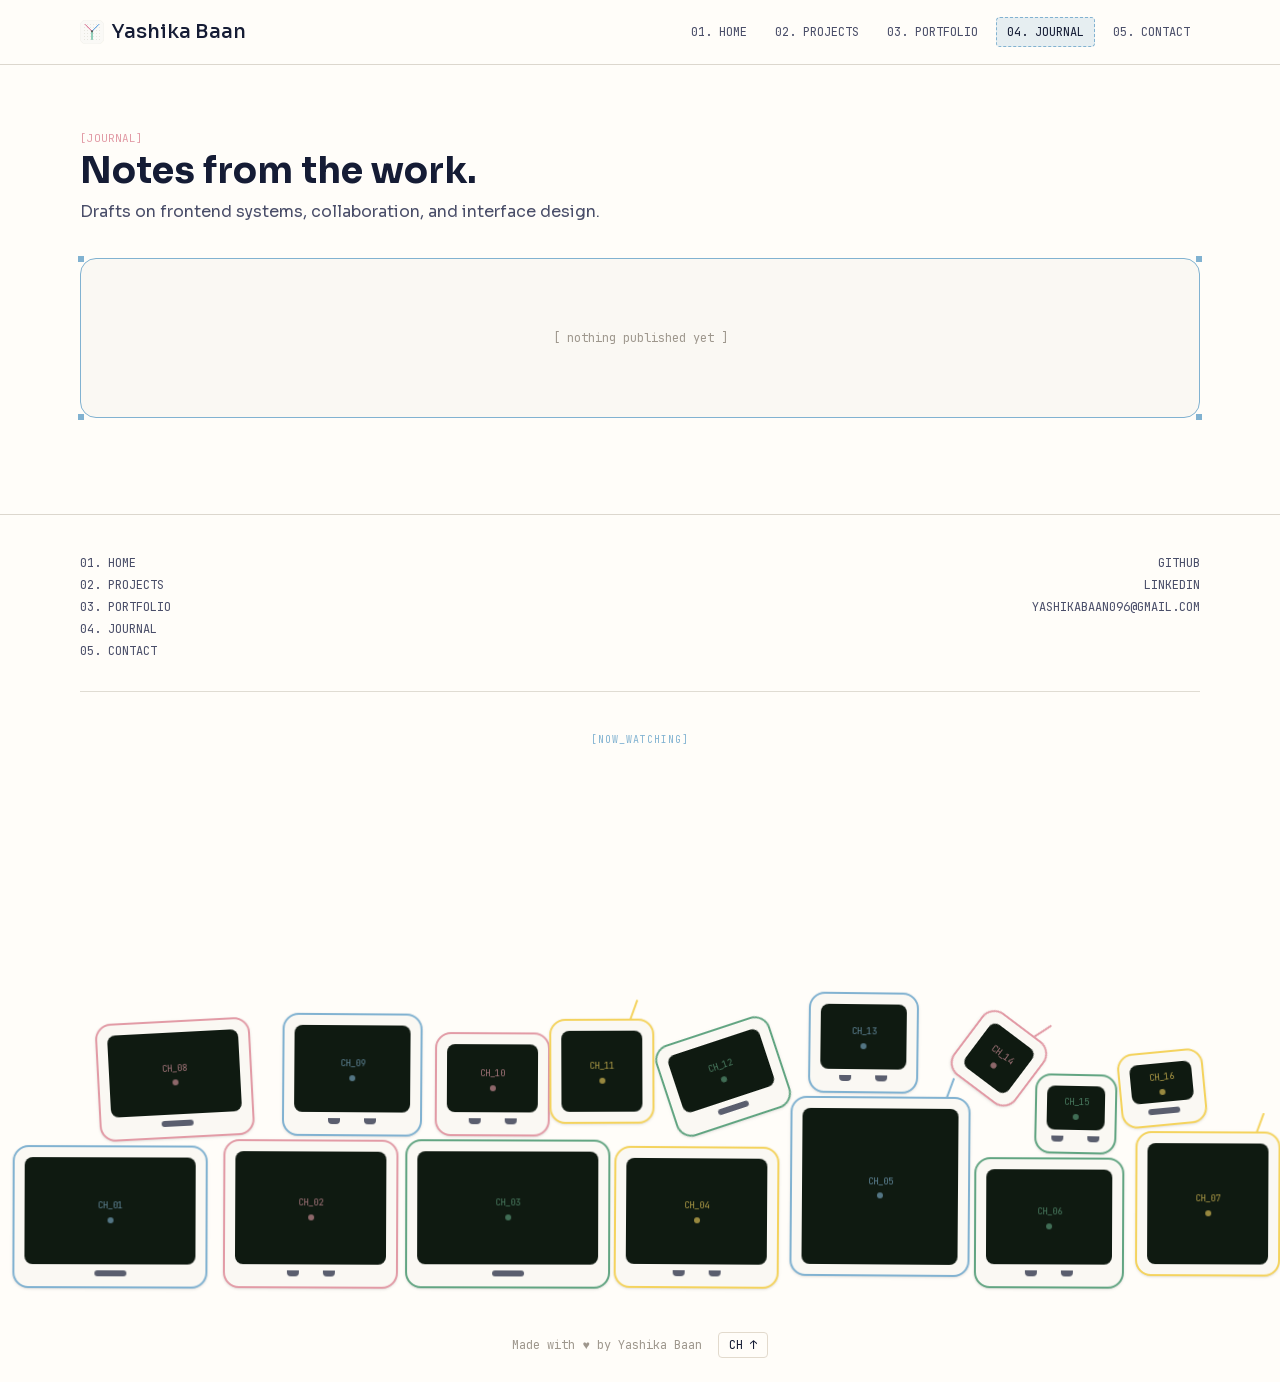
<file: blog/index.html>
<!DOCTYPE html><html lang="en" class="_0T98Aa_variable ggYvfa_variable"><head><meta charSet="utf-8"/><meta name="viewport" content="width=device-width, initial-scale=1"/><link rel="preload" href="/_next/static/media/9a321a2c78eff0b5-s.p.1bkzbscqrt8rl.woff2" as="font" crossorigin="" type="font/woff2"/><link rel="preload" href="/_next/static/media/bc8ed407dc77c57a-s.p.1hey5yyym6mz_.woff2" as="font" crossorigin="" type="font/woff2"/><link rel="preload" as="image" href="/logo.svg"/><link rel="stylesheet" href="/_next/static/chunks/1nw2wqmllrl9n.css" data-precedence="next"/><link rel="preload" as="script" fetchPriority="low" href="/_next/static/chunks/0y3v_gwlex4io.js"/><script src="/_next/static/chunks/1uit7_s1bksv6.js" async=""></script><script src="/_next/static/chunks/092r-mewpaf3q.js" async=""></script><script src="/_next/static/chunks/turbopack-2u1d16houkiyo.js" async=""></script><script src="/_next/static/chunks/1-s8ehwgfnxob.js" async=""></script><script src="/_next/static/chunks/2uel4ukpxjqrg.js" async=""></script><title>Journal | Yashika Baan</title><meta name="description" content="Portfolio of Yashika Baan, a frontend engineer in Japan."/><link rel="icon" href="/logo.svg"/><meta name="next-size-adjust" content=""/><script src="/_next/static/chunks/0cz1d0mv5g_q7.js" noModule=""></script></head><body class="flex flex-col min-h-screen bg-bg"><div hidden=""><!--$--><!--/$--></div><div class="flex-1 flex flex-col"><header class="w-full sticky top-0 z-50 bg-bg border-b border-border"><div class="w-full max-w-6xl mx-auto px-4 flex items-center justify-between h-16"><a class="flex items-center gap-2 text-xl font-medium text-text" href="/"><img alt="" width="24" height="24" decoding="async" data-nimg="1" style="color:transparent" src="/logo.svg"/>Yashika Baan</a><nav class="hidden md:flex items-center gap-2"><a class="px-2.5 py-1.5 font-mono text-xs text-text-secondary hover:text-text" href="/">01. HOME</a><a class="px-2.5 py-1.5 font-mono text-xs text-text-secondary hover:text-text" href="/projects/">02. PROJECTS</a><a class="px-2.5 py-1.5 font-mono text-xs text-text-secondary hover:text-text" href="/portfolio/">03. PORTFOLIO</a><a class="rounded border border-dashed border-accent-blue bg-accent-blue/20 px-2.5 py-1.5 font-mono text-xs text-text" href="/blog/">04. JOURNAL</a><a class="px-2.5 py-1.5 font-mono text-xs text-text-secondary hover:text-text" href="/#contact">05. CONTACT</a></nav><div class="md:hidden"><button type="button" aria-label="Open menu" aria-expanded="false" class="relative z-50 flex h-8 w-8 shrink-0 flex-col items-center justify-center gap-1.5 cursor-pointer"><span class="block h-0.5 w-5 bg-text transition-transform duration-200 "></span><span class="block h-0.5 w-5 bg-text transition-opacity duration-200 "></span><span class="block h-0.5 w-5 bg-text transition-transform duration-200 "></span></button></div></div></header><main class="flex-1 w-full"><div class="w-full max-w-6xl mx-auto px-4 pt-16 pb-24"><div class="flex flex-col gap-8"><div><p class="font-mono text-[11px] text-accent-rose">[JOURNAL]</p><h1 class="text-4xl font-extrabold text-text mt-1">Notes from the work.</h1><p class="text-text-secondary mt-2">Drafts on frontend systems, collaboration, and interface design.</p></div><div class="flex flex-col gap-4"><div class="relative rounded-2xl border-[1.5px] border-accent-blue bg-surface p-6 flex items-center justify-center h-40"><span class="absolute -left-[3px] -top-[3px] size-[6px] bg-accent-blue"></span><span class="absolute -right-[3px] -top-[3px] size-[6px] bg-accent-blue"></span><span class="absolute -bottom-[3px] -left-[3px] size-[6px] bg-accent-blue"></span><span class="absolute -bottom-[3px] -right-[3px] size-[6px] bg-accent-blue"></span><p class="font-mono text-xs text-text-muted">[ nothing published yet ]</p></div></div></div><!--$--><!--/$--></div></main></div><footer class="relative w-full border-t border-border"><div class="w-full max-w-6xl mx-auto px-4 relative pt-10 pb-6 flex flex-col items-center gap-10"><div class="w-full grid grid-cols-2 gap-x-6 gap-y-3 pb-8 border-b border-border-subtle"><nav class="flex flex-col gap-1.5"><a class="font-mono text-xs text-text-secondary" href="/">01. HOME</a><a class="font-mono text-xs text-text-secondary" href="/projects/">02. PROJECTS</a><a class="font-mono text-xs text-text-secondary" href="/portfolio/">03. PORTFOLIO</a><a class="font-mono text-xs text-text-secondary" href="/blog/">04. JOURNAL</a><a class="font-mono text-xs text-text-secondary" href="/#contact">05. CONTACT</a></nav><div class="flex flex-col items-end gap-1.5 text-right"><a class="font-mono text-xs text-text-secondary" href="https://github.com/yashikabaan">GITHUB</a><a class="font-mono text-xs text-text-secondary" href="https://linkedin.com/in/yashikabaan/">LINKEDIN</a><a class="font-mono text-xs text-text-secondary" href="mailto:yashikabaan096@gmail.com">YASHIKABAAN096@GMAIL.COM</a></div></div><div><div class="w-full" style="height:520px" aria-hidden="true"></div></div><div class="flex items-center gap-4"><p class="font-mono text-xs text-text-muted">Made with ♥ by <!-- -->Yashika Baan</p><button type="button" aria-label="Back to top" class="font-mono text-xs px-2.5 py-1 rounded border border-border-strong text-text cursor-pointer transition-transform hover:scale-105 active:scale-95">CH ↑</button></div></div></footer><script id="_R_">(globalThis["TURBOPACK"] || (globalThis["TURBOPACK"] = [])).push({"otherChunks":["static/chunks/0y3v_gwlex4io.js","static/chunks/1uit7_s1bksv6.js","static/chunks/092r-mewpaf3q.js"],"runtimeModuleIds":[94553]});</script><script src="/_next/static/chunks/0y3v_gwlex4io.js" async=""></script><script>(self.__next_f=self.__next_f||[]).push([0])</script><script>self.__next_f.push([1,"1:\"$Sreact.fragment\"\n2:\"/_next/static/chunks/1-s8ehwgfnxob.js\"\n3:\"/_next/static/chunks/2uel4ukpxjqrg.js\"\n4:I[22016,[\"$2\",\"$3\"],\"\"]\n5:I[5500,[\"$2\",\"$3\"],\"Image\"]\n6:I[82190,[\"$2\",\"$3\"],\"NavLink\"]\n7:I[89759,[\"$2\",\"$3\"],\"MobileNav\"]\n8:I[39756,[\"$2\",\"$3\"],\"default\"]\n9:I[37457,[\"$2\",\"$3\"],\"default\"]\na:I[13642,[\"$2\",\"$3\"],\"Footer\"]\nf:\"ViewportBoundary\"\n10:I[97367,[\"$2\",\"$3\"],\"$f\"]\n12:\"MetadataBoundary\"\n13:I[97367,[\"$2\",\"$3\"],\"$12\"]\n14:\"$Sreact.suspense\"\n16:I[68027,[\"$2\",\"$3\"],\"default\",1]\n:HL[\"/_next/static/chunks/1nw2wqmllrl9n.css\",\"style\"]\n:HL[\"/_next/static/media/9a321a2c78eff0b5-s.p.1bkzbscqrt8rl.woff2\",\"font\",{\"crossOrigin\":\"\",\"type\":\"font/woff2\"}]\n:HL[\"/_next/static/media/bc8ed407dc77c57a-s.p.1hey5yyym6mz_.woff2\",\"font\",{\"crossOrigin\":\"\",\"type\":\"font/woff2\"}]\nc:X\nd:[[\"children\",{\"s\":\"__PAGE__\",\"h\":512,\"d\":{\"r\":[\"$\",\"$1\",\"c\",{\"children\":[[\"$\",\"div\",null,{\"className\":\"flex flex-col gap-8\",\"children\":[[\"$\",\"div\",null,{\"children\":[[\"$\",\"p\",null,{\"className\":\"font-mono text-[11px] text-accent-rose\",\"children\":\"[JOURNAL]\"}],[\"$\",\"h1\",null,{\"className\":\"text-4xl font-extrabold text-text mt-1\",\"children\":\"Notes from the work.\"}],[\"$\",\"p\",null,{\"className\":\"text-text-secondary mt-2\",\"children\":\"Drafts on frontend systems, collaboration, and interface design.\"}]]}],[\"$\",\"div\",null,{\"className\":\"flex flex-col gap-4\",\"children\":[\"$\",\"div\",null,{\"className\":\"relative rounded-2xl border-[1.5px] border-accent-blue bg-surface p-6 flex items-center justify-center h-40\",\"children\":[[[\"$\",\"span\",null,{\"className\":\"absolute -left-[3px] -top-[3px] size-[6px] bg-accent-blue\"}],[\"$\",\"span\",null,{\"className\":\"absolute -right-[3px] -top-[3px] size-[6px] bg-accent-blue\"}],[\"$\",\"span\",null,{\"className\":\"absolute -bottom-[3px] -left-[3px] size-[6px] bg-accent-blue\"}],[\"$\",\"span\",null,{\"className\":\"absolute -bottom-[3px] -right-[3px] size-[6px] bg-accent-blue\"}]],[\"$\",\"p\",null,{\"className\":\"font-mono text-xs text-text-muted\",\"children\":\"[ nothing published yet ]\"}]]}]}]]}],null,\"$Le\"]}],\"p\":false,\"v\":null}}]]\nb:[[\"children\",{\"s\":\"blog\",\"h\":512,\"d\":{\"r\":[\"$\",\"$1\",\"c\",{\"children\":[null,[\"$\",\"$L8\",null,{\"parallelRouterKey\":\"children\",\"error\":\"$undefined\",\"errorStyles\":\"$undefined\",\"errorScripts\":\"$undefined\",\"template\":[\"$\",\"$L9\",null,{}],\"templateStyles\":\"$undefined\",\"templateScripts\":\"$undefined\",\"notFound\":\"$undefined\",\"forbidden\":\"$undefined\",\"unauthorized\":\"$undefined\"}]]}],\"p\":false,\"v\":\"$c\"},\"c\":\"$Qd\"}]]\n0:{\"P\":null,\"c\":[\"\",\"blog\",\"\"],\"q\":\"\",\"i\":false,\"t\":{\"t\":{\"s\":\"\",\"h\":528,\"d\":{\"r\":[\"$\",\"$1\",\"c\",{\"children\":[[[\"$\",\"link\",\"0\",{\"rel\":\"stylesheet\",\"href\":\"/_next/static/chunks/1nw2wqmllrl9n.css\",\"precedence\":\"next\",\"crossOrigin\":\"$undefined\",\"nonce\":\"$undefined\"}],[\"$\",\"script\",\"script-0\",{\"src\":\"/_next/static/chunks/1-s8ehwgfnxob.js\",\"async\":true,\"nonce\":\"$undefined\"}],[\"$\",\"script\",\"script-1\",{\"src\":\"/_next/static/chunks/2uel4ukpxjqrg.js\",\"async\":true,\"nonce\":\"$undefined\"}]],[\"$\",\"html\",null,{\"lang\":\"en\",\"className\":\"_0T98Aa_variable ggYvfa_variable\",\"children\":[\"$\",\"body\",null,{\"className\":\"flex flex-col min-h-screen bg-bg\",\"children\":[[\"$\",\"div\",null,{\"className\":\"flex-1 flex flex-col\",\"children\":[[\"$\",\"header\",null,{\"className\":\"w-full sticky top-0 z-50 bg-bg border-b border-border\",\"children\":[\"$\",\"div\",null,{\"className\":\"w-full max-w-6xl mx-auto px-4 flex items-center justify-between h-16\",\"children\":[[\"$\",\"$L4\",null,{\"className\":\"flex items-center gap-2 text-xl font-medium text-text\",\"href\":\"/\",\"children\":[[\"$\",\"$L5\",null,{\"src\":\"/logo.svg\",\"alt\":\"\",\"width\":24,\"height\":24,\"priority\":true}],\"Yashika Baan\"]}],[\"$\",\"nav\",null,{\"className\":\"hidden md:flex items-center gap-2\",\"children\":[[\"$\",\"$L6\",\"/\",{\"href\":\"/\",\"children\":\"01. HOME\"}],[\"$\",\"$L6\",\"/projects\",{\"href\":\"/projects\",\"children\":\"02. PROJECTS\"}],[\"$\",\"$L6\",\"/portfolio\",{\"href\":\"/portfolio\",\"children\":\"03. PORTFOLIO\"}],[\"$\",\"$L6\",\"/blog\",{\"href\":\"/blog\",\"children\":\"04. JOURNAL\"}],[\"$\",\"$L6\",\"/#contact\",{\"href\":\"/#contact\",\"children\":\"05. CONTACT\"}]]}],[\"$\",\"$L7\",null,{\"navigation\":[[\"01. HOME\",\"/\"],[\"02. PROJECTS\",\"/projects\"],[\"03. PORTFOLIO\",\"/portfolio\"],[\"04. JOURNAL\",\"/blog\"],[\"05. CONTACT\",\"/#contact\"]]}]]}]}],[\"$\",\"main\",null,{\"className\":\"flex-1 w-full\",\"children\":[\"$\",\"div\",null,{\"className\":\"w-full max-w-6xl mx-auto px-4 pt-16 pb-24\",\"children\":[\"$\",\"$L8\",null,{\"parallelRouterKey\":\"children\",\"error\":\"$undefined\",\"errorStyles\":\"$undefined\",\"errorScripts\":\"$undefined\",\"template\":[\"$\",\"$L9\",null,{}],\"templateStyles\":\"$undefined\",\"templateScripts\":\"$undefined\",\"notFound\":[[[\"$\",\"title\",null,{\"children\":\"404: This page could not be found.\"}],[\"$\",\"div\",null,{\"style\":{\"fontFamily\":\"system-ui,\\\"Segoe UI\\\",Roboto,Helvetica,Arial,sans-serif,\\\"Apple Color Emoji\\\",\\\"Segoe UI Emoji\\\"\",\"height\":\"100vh\",\"textAlign\":\"center\",\"display\":\"flex\",\"flexDirection\":\"column\",\"alignItems\":\"center\",\"justifyContent\":\"center\"},\"children\":[\"$\",\"div\",null,{\"children\":[[\"$\",\"style\",null,{\"dangerouslySetInnerHTML\":{\"__html\":\"body{color:#000;background:#fff;margin:0}.next-error-h1{border-right:1px solid rgba(0,0,0,.3)}@media (prefers-color-scheme:dark){body{color:#fff;background:#000}.next-error-h1{border-right:1px solid rgba(255,255,255,.3)}}\"}}],[\"$\",\"h1\",null,{\"className\":\"next-error-h1\",\"style\":{\"display\":\"inline-block\",\"margin\":\"0 20px 0 0\",\"padding\":\"0 23px 0 0\",\"fontSize\":24,\"fontWeight\":500,\"verticalAlign\":\"top\",\"lineHeight\":\"49px\"},\"children\":404}],[\"$\",\"div\",null,{\"style\":{\"display\":\"inline-block\"},\"children\":[\"$\",\"h2\",null,{\"style\":{\"fontSize\":14,\"fontWeight\":400,\"lineHeight\":\"49px\",\"margin\":0},\"children\":\"This page could not be found.\"}]}]]}]}]],[]],\"forbidden\":\"$undefined\",\"unauthorized\":\"$undefined\"}]}]}]]}],[\"$\",\"$La\",null,{\"navigation\":\"$0:t:t:d:r:props:children:1:props:children:props:children:0:props:children:0:props:children:props:children:2:props:navigation\"}]]}]}]]}],\"p\":false,\"v\":null},\"c\":\"$Qb\"},\"h\":{\"r\":[\"$\",\"$1\",\"h\",{\"children\":[null,[\"$\",\"$L10\",null,{\"children\":\"$L11\"}],[\"$\",\"$L13\",null,{\"children\":[[\"$\",\"div\",null,{\"hidden\":true,\"children\":[\"$\",\"$14\",null,{\"name\":\"Next.Metadata\",\"children\":\"$L15\"}]}],null]}],[\"$\",\"meta\",null,{\"name\":\"next-size-adjust\",\"content\":\"\"}]]}],\"p\":false,\"v\":null}},\"m\":\"$undefined\",\"G\":[\"$16\",[[\"$\",\"link\",\"0\",{\"rel\":\"stylesheet\",\"href\":\"/_next/static/chunks/1nw2wqmllrl9n.css\",\"precedence\":\"next\",\"crossOrigin\":\"$undefined\",\"nonce\":\"$undefined\"}]]],\"S\":true,\"r\":\"$undefined\",\"s\":\"$undefined\",\"a\":\"$undefined\",\"l\":\"$undefined\",\"p\":\"$undefined\",\"d\":\"$undefined\",\"b\":\"kUnQ3onnZMRfjYnStuBB0\"}\n17:I[97367,[\"$2\",\"$3\"],\"OutletBoundary\"]\nc:C\ne:[\"$\",\"$L17\",null,{\"children\":[\"$\",\"$14\",null,{\"name\":\"Next.MetadataOutlet\",\"children\":\"$@18\"}]}]\n11:[[\"$\",\"meta\",\"0\",{\"charSet\":\"utf-8\"}],[\"$\",\"meta\",\"1\",{\"name\":\"viewport\",\"content\":\"width=device-width, initial-scale=1\"}]]\n19:I[27201,[\"$2\",\"$3\"],\"IconMark\"]\n15:[[\"$\",\"title\",\"0\",{\"children\":\"Journal | Yashika Baan\"}],[\"$\",\"meta\",\"1\",{\"name\":\"description\",\"content\":\"Portfolio of Yashika Baan, a frontend engineer in Japan.\"}],[\"$\",\"link\",\"2\",{\"rel\":\"icon\",\"href\":\"/logo.svg\"}],[\"$\",\"$L19\",\"3\",{}]]\n18:null\n"])</script></body></html>
</file>
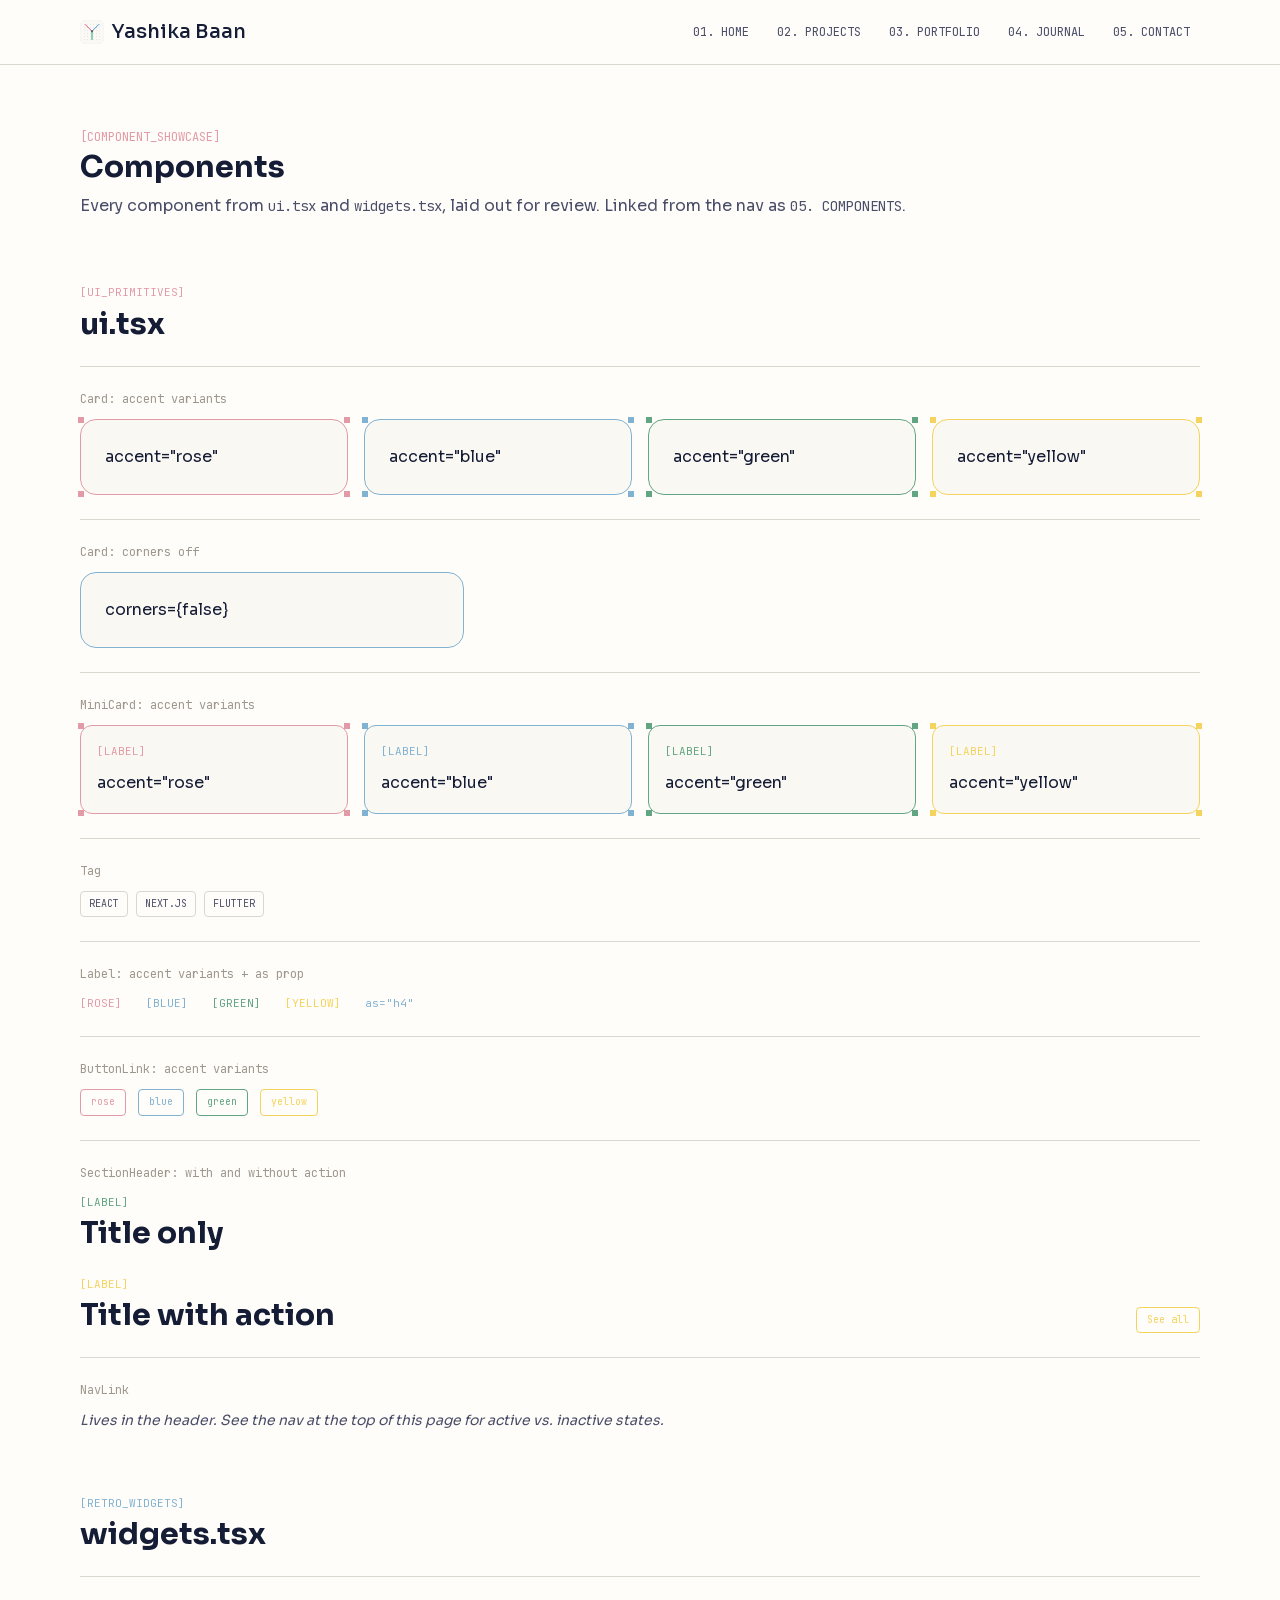
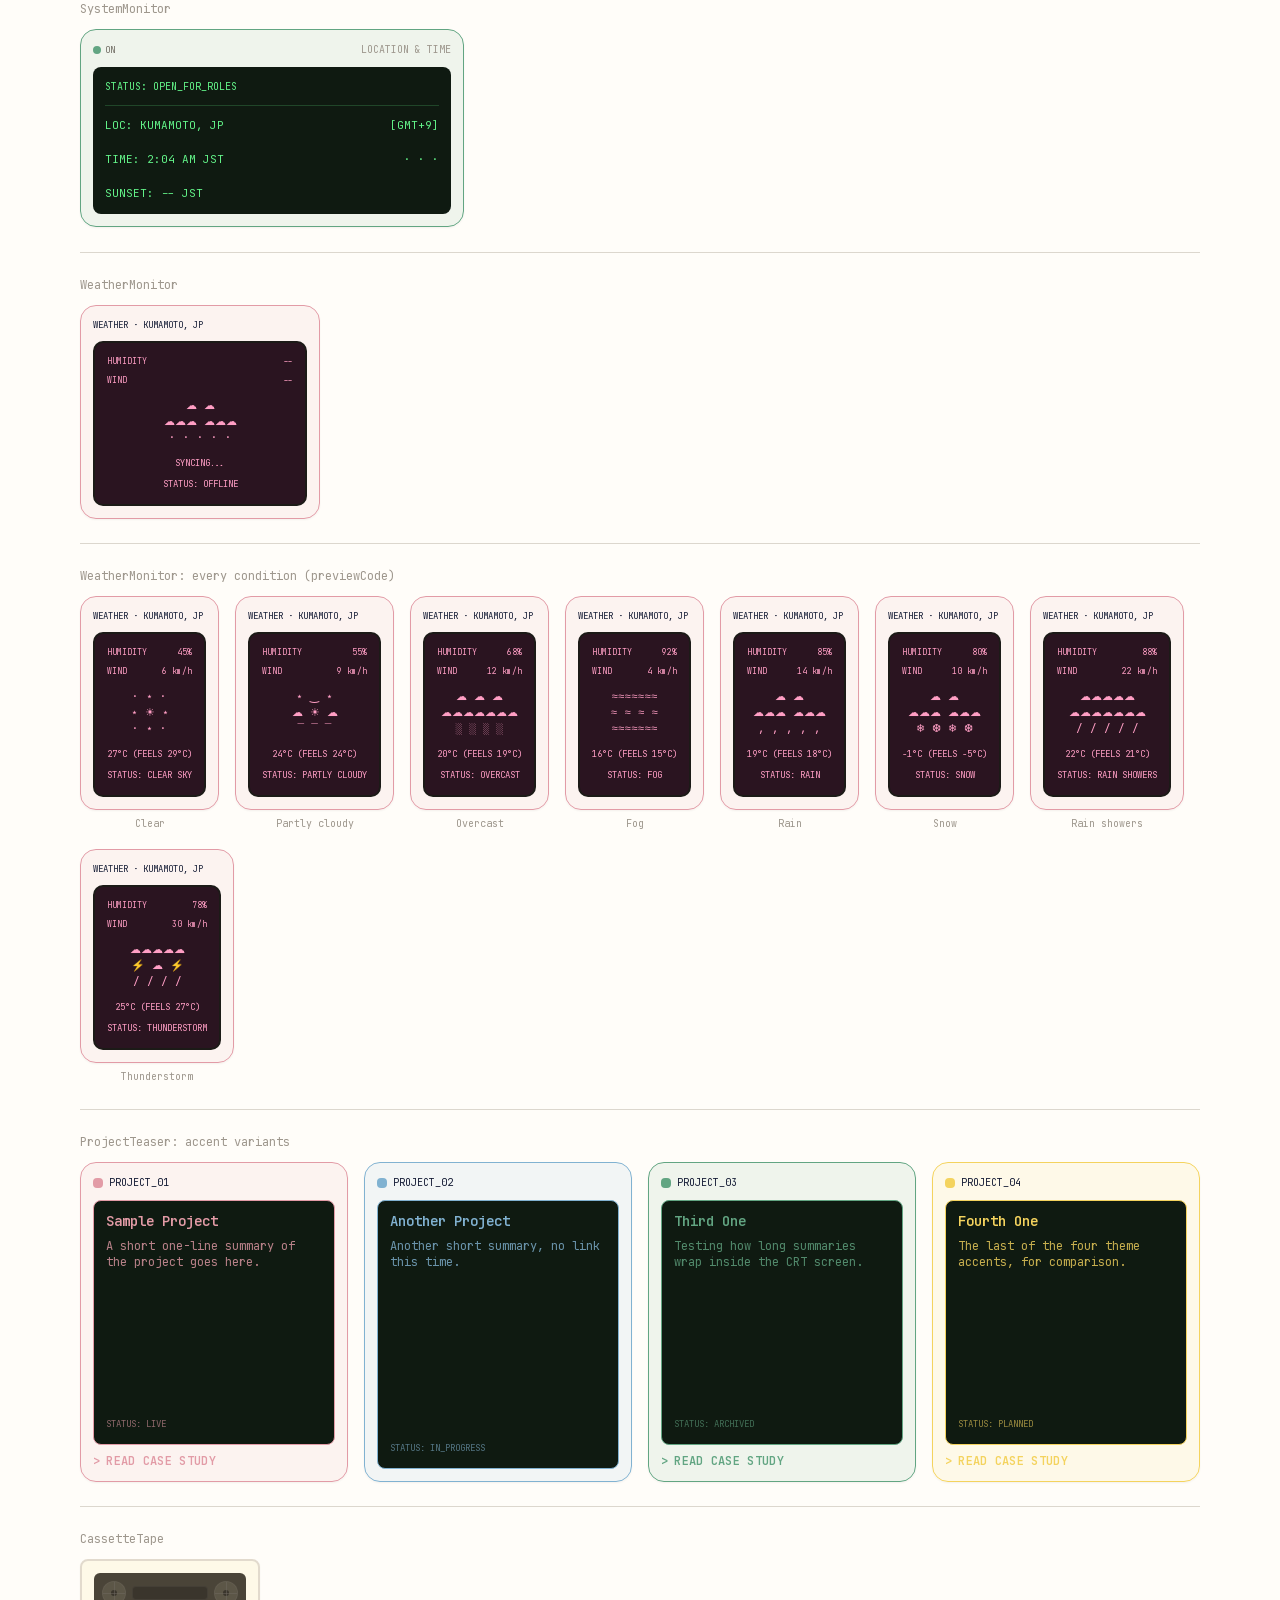
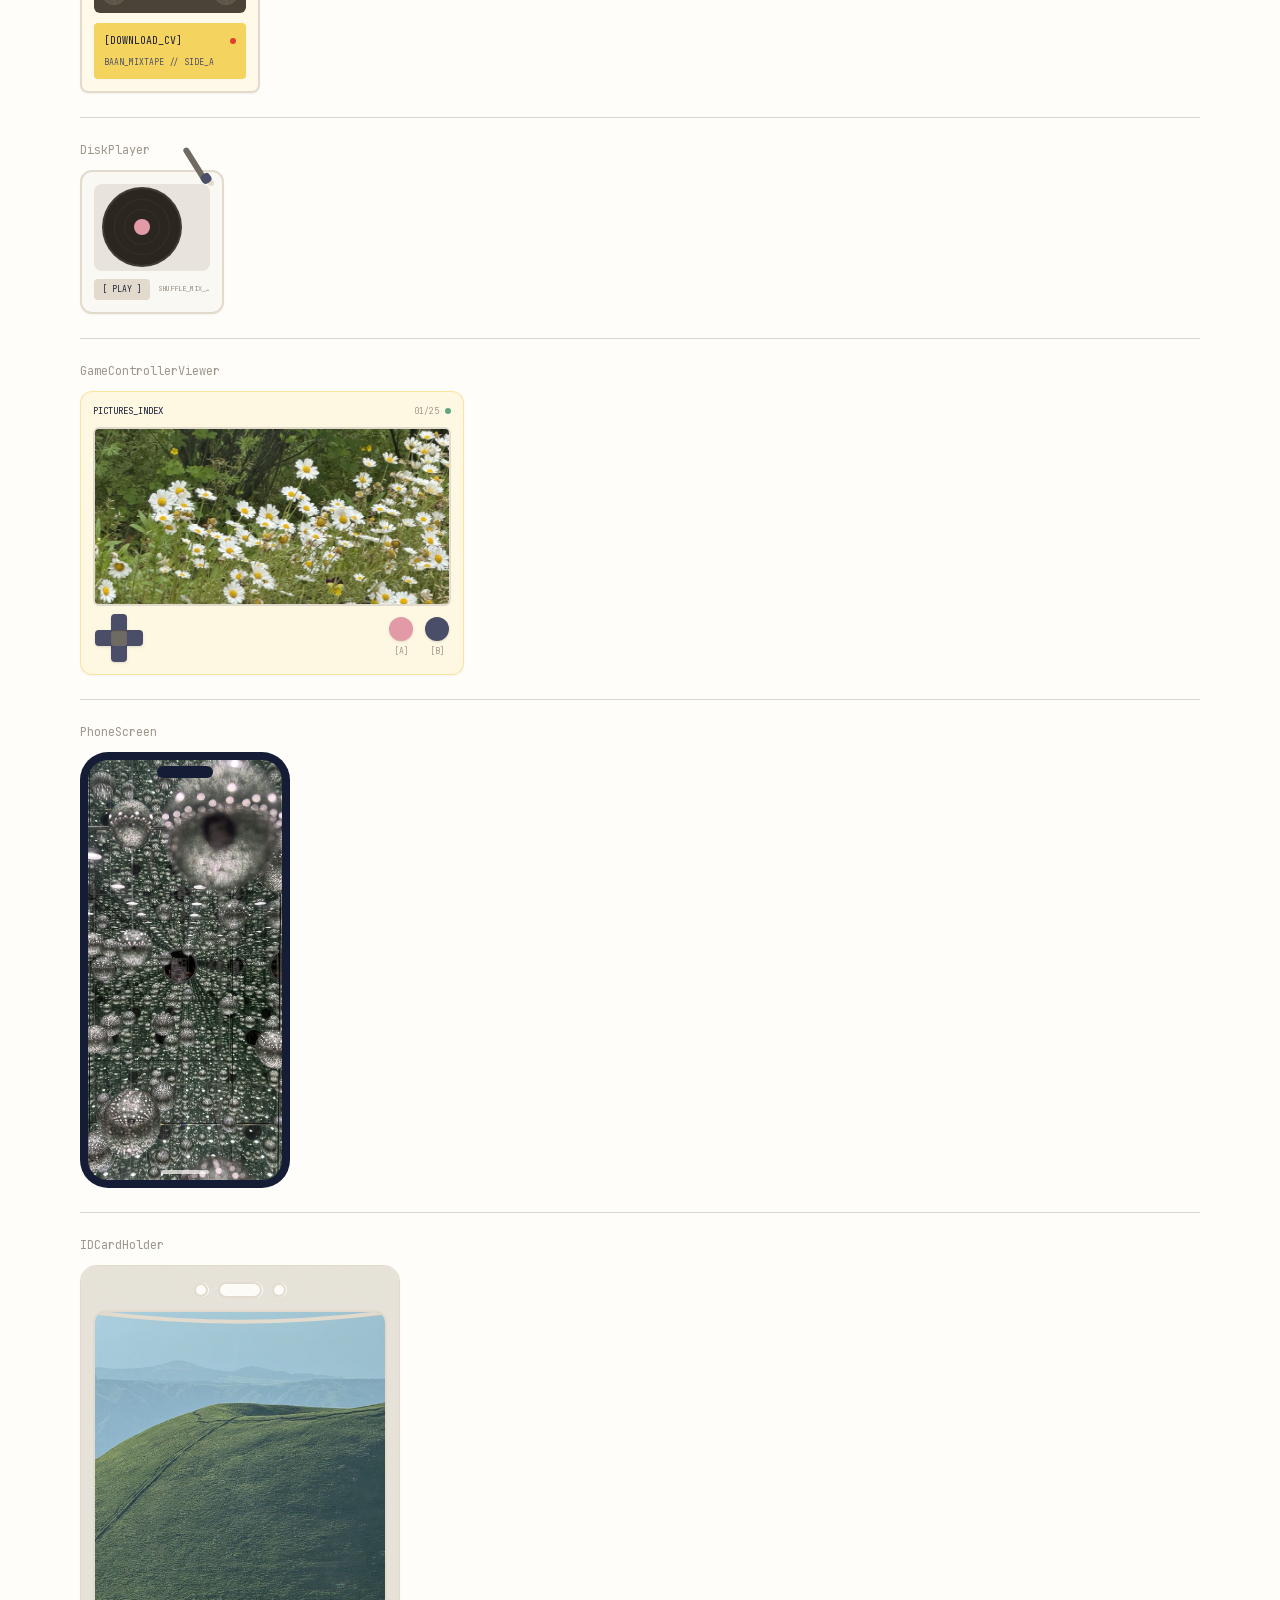
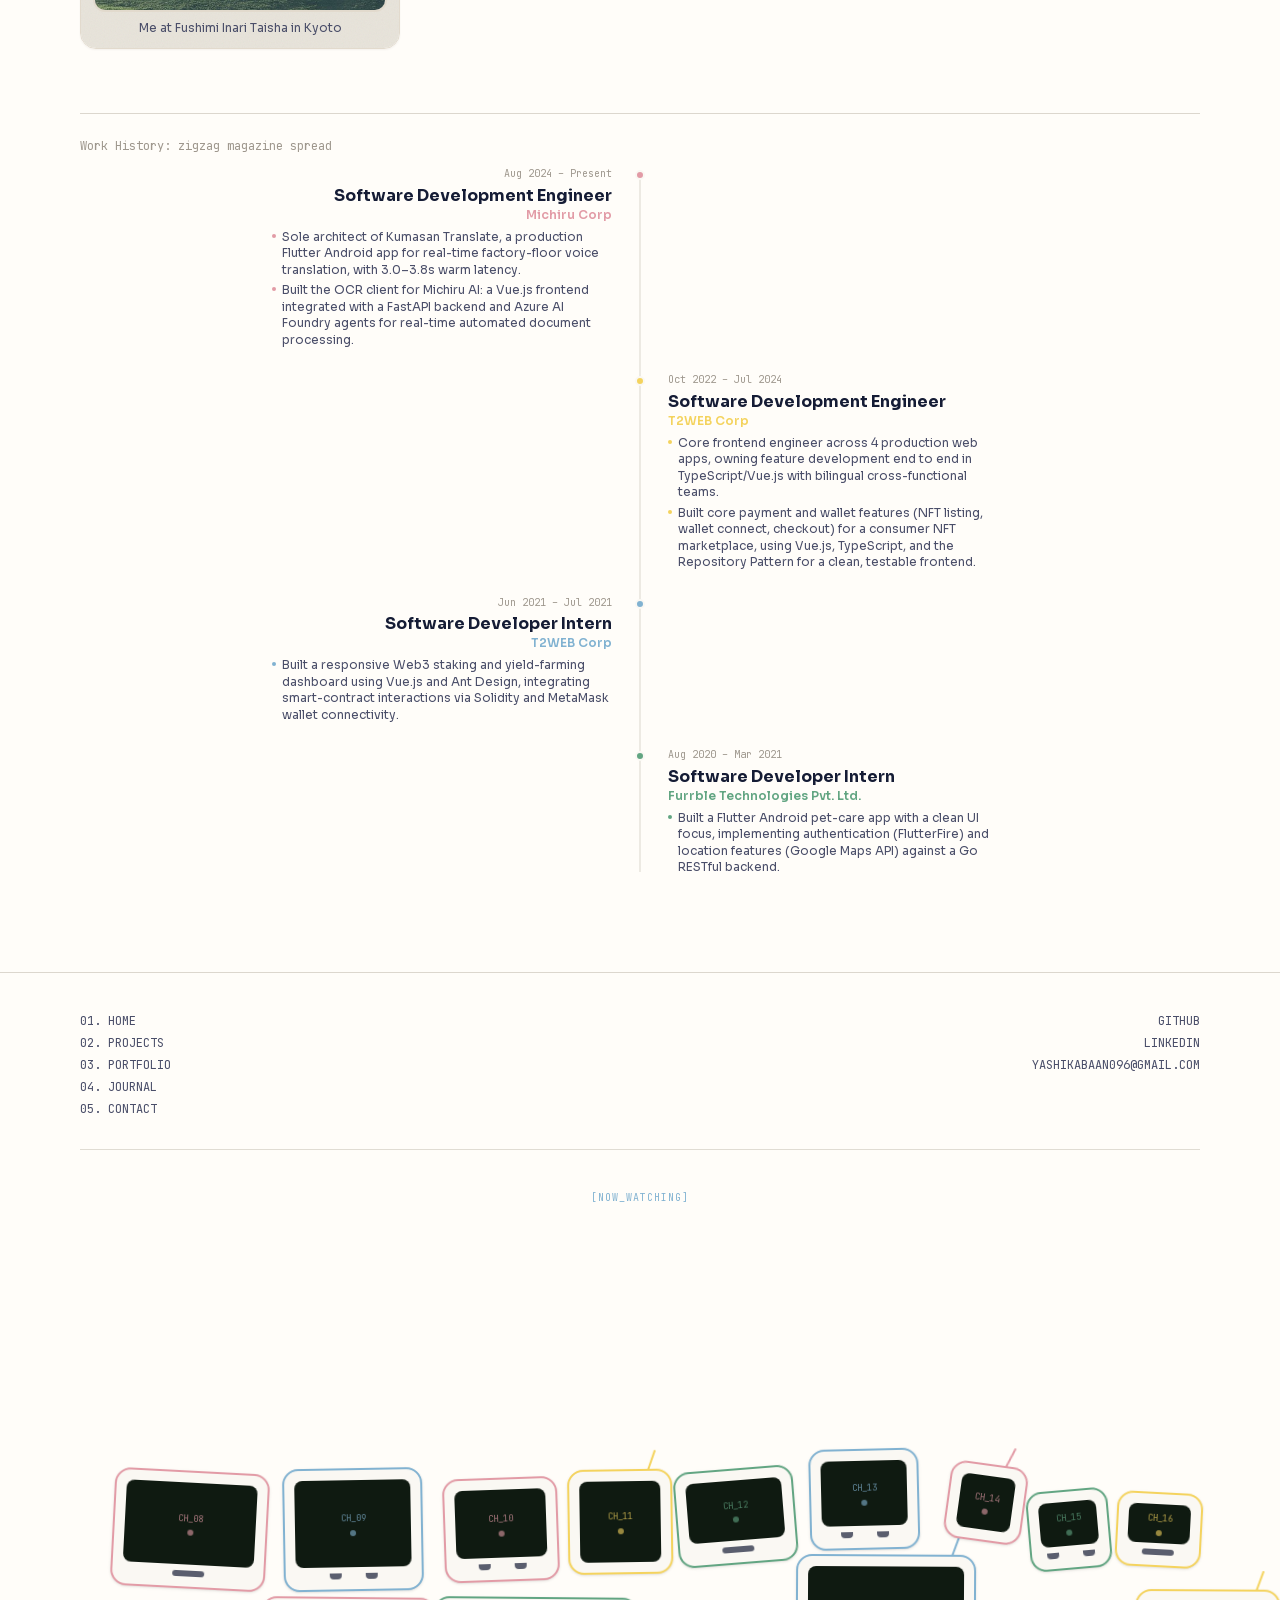
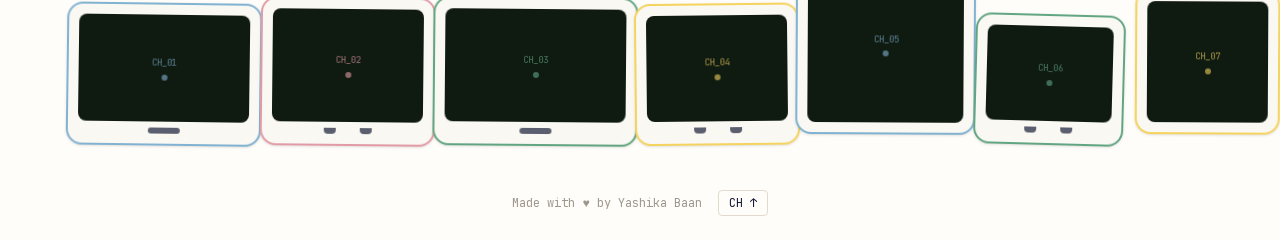
<file: components/index.html>
<!DOCTYPE html><html lang="en" class="_0T98Aa_variable ggYvfa_variable"><head><meta charSet="utf-8"/><meta name="viewport" content="width=device-width, initial-scale=1"/><link rel="preload" href="/_next/static/media/9a321a2c78eff0b5-s.p.1bkzbscqrt8rl.woff2" as="font" crossorigin="" type="font/woff2"/><link rel="preload" href="/_next/static/media/bc8ed407dc77c57a-s.p.1hey5yyym6mz_.woff2" as="font" crossorigin="" type="font/woff2"/><link rel="preload" as="image" href="/logo.svg"/><link rel="stylesheet" href="/_next/static/chunks/1nw2wqmllrl9n.css" data-precedence="next"/><link rel="preload" as="script" fetchPriority="low" href="/_next/static/chunks/0y3v_gwlex4io.js"/><script src="/_next/static/chunks/1uit7_s1bksv6.js" async=""></script><script src="/_next/static/chunks/092r-mewpaf3q.js" async=""></script><script src="/_next/static/chunks/turbopack-2u1d16houkiyo.js" async=""></script><script src="/_next/static/chunks/1-s8ehwgfnxob.js" async=""></script><script src="/_next/static/chunks/2uel4ukpxjqrg.js" async=""></script><script src="/_next/static/chunks/0o7ajbgi0l7pm.js" async=""></script><script src="/_next/static/chunks/0byqnkpouzuzl.js" async=""></script><meta name="next-size-adjust" content=""/><title>Components | Yashika Baan</title><meta name="description" content="Portfolio of Yashika Baan, a frontend engineer in Japan."/><link rel="icon" href="/logo.svg"/><script src="/_next/static/chunks/0cz1d0mv5g_q7.js" noModule=""></script></head><body class="flex flex-col min-h-screen bg-bg"><div hidden=""><!--$--><!--/$--></div><div class="flex-1 flex flex-col"><header class="w-full sticky top-0 z-50 bg-bg border-b border-border"><div class="w-full max-w-6xl mx-auto px-4 flex items-center justify-between h-16"><a class="flex items-center gap-2 text-xl font-medium text-text" href="/"><img alt="" width="24" height="24" decoding="async" data-nimg="1" style="color:transparent" src="/logo.svg"/>Yashika Baan</a><nav class="hidden md:flex items-center gap-2"><a class="px-2.5 py-1.5 font-mono text-xs text-text-secondary hover:text-text" href="/">01. HOME</a><a class="px-2.5 py-1.5 font-mono text-xs text-text-secondary hover:text-text" href="/projects/">02. PROJECTS</a><a class="px-2.5 py-1.5 font-mono text-xs text-text-secondary hover:text-text" href="/portfolio/">03. PORTFOLIO</a><a class="px-2.5 py-1.5 font-mono text-xs text-text-secondary hover:text-text" href="/blog/">04. JOURNAL</a><a class="px-2.5 py-1.5 font-mono text-xs text-text-secondary hover:text-text" href="/#contact">05. CONTACT</a></nav><div class="md:hidden"><button type="button" aria-label="Open menu" aria-expanded="false" class="relative z-50 flex h-8 w-8 shrink-0 flex-col items-center justify-center gap-1.5 cursor-pointer"><span class="block h-0.5 w-5 bg-text transition-transform duration-200 "></span><span class="block h-0.5 w-5 bg-text transition-opacity duration-200 "></span><span class="block h-0.5 w-5 bg-text transition-transform duration-200 "></span></button></div></div></header><main class="flex-1 w-full"><div class="w-full max-w-6xl mx-auto px-4 pt-16 pb-24"><div class="flex flex-col gap-16"><div><p class="font-mono text-xs text-accent-rose">[COMPONENT_SHOWCASE]</p><h1 class="text-3xl font-extrabold text-text mt-1">Components</h1><p class="text-text-secondary mt-2">Every component from <code class="font-mono text-sm">ui.tsx</code> and<!-- --> <code class="font-mono text-sm">widgets.tsx</code>, laid out for review. Linked from the nav as <code class="font-mono text-sm">05. COMPONENTS</code>.</p></div><section class="flex flex-col gap-6"><div class="flex items-end justify-between gap-4"><div class="flex flex-col gap-1"><p class="font-mono text-[11px] text-accent-rose">[UI_PRIMITIVES]</p><h2 class="text-3xl font-extrabold text-text">ui.tsx</h2></div></div><div class="flex flex-col gap-3 border-t border-border pt-6"><p class="font-mono text-xs text-text-muted">Card: accent variants</p><div class="flex gap-4"><div class="relative rounded-2xl border-[1.5px] border-accent-rose bg-surface p-6 flex-1"><span class="absolute -left-[3px] -top-[3px] size-[6px] bg-accent-rose"></span><span class="absolute -right-[3px] -top-[3px] size-[6px] bg-accent-rose"></span><span class="absolute -bottom-[3px] -left-[3px] size-[6px] bg-accent-rose"></span><span class="absolute -bottom-[3px] -right-[3px] size-[6px] bg-accent-rose"></span><p class="text-text">accent=&quot;<!-- -->rose<!-- -->&quot;</p></div><div class="relative rounded-2xl border-[1.5px] border-accent-blue bg-surface p-6 flex-1"><span class="absolute -left-[3px] -top-[3px] size-[6px] bg-accent-blue"></span><span class="absolute -right-[3px] -top-[3px] size-[6px] bg-accent-blue"></span><span class="absolute -bottom-[3px] -left-[3px] size-[6px] bg-accent-blue"></span><span class="absolute -bottom-[3px] -right-[3px] size-[6px] bg-accent-blue"></span><p class="text-text">accent=&quot;<!-- -->blue<!-- -->&quot;</p></div><div class="relative rounded-2xl border-[1.5px] border-accent-green bg-surface p-6 flex-1"><span class="absolute -left-[3px] -top-[3px] size-[6px] bg-accent-green"></span><span class="absolute -right-[3px] -top-[3px] size-[6px] bg-accent-green"></span><span class="absolute -bottom-[3px] -left-[3px] size-[6px] bg-accent-green"></span><span class="absolute -bottom-[3px] -right-[3px] size-[6px] bg-accent-green"></span><p class="text-text">accent=&quot;<!-- -->green<!-- -->&quot;</p></div><div class="relative rounded-2xl border-[1.5px] border-accent-yellow bg-surface p-6 flex-1"><span class="absolute -left-[3px] -top-[3px] size-[6px] bg-accent-yellow"></span><span class="absolute -right-[3px] -top-[3px] size-[6px] bg-accent-yellow"></span><span class="absolute -bottom-[3px] -left-[3px] size-[6px] bg-accent-yellow"></span><span class="absolute -bottom-[3px] -right-[3px] size-[6px] bg-accent-yellow"></span><p class="text-text">accent=&quot;<!-- -->yellow<!-- -->&quot;</p></div></div></div><div class="flex flex-col gap-3 border-t border-border pt-6"><p class="font-mono text-xs text-text-muted">Card: corners off</p><div class="relative rounded-2xl border-[1.5px] border-accent-blue bg-surface p-6 max-w-sm"><p class="text-text">corners={false}</p></div></div><div class="flex flex-col gap-3 border-t border-border pt-6"><p class="font-mono text-xs text-text-muted">MiniCard: accent variants</p><div class="flex gap-4"><div class="relative rounded-xl border border-accent-rose bg-surface p-4 flex flex-col gap-2.5 flex-1"><span class="absolute -left-[3px] -top-[3px] size-[6px] bg-accent-rose"></span><span class="absolute -right-[3px] -top-[3px] size-[6px] bg-accent-rose"></span><span class="absolute -bottom-[3px] -left-[3px] size-[6px] bg-accent-rose"></span><span class="absolute -bottom-[3px] -right-[3px] size-[6px] bg-accent-rose"></span><p class="font-mono text-[11px] text-accent-rose">[LABEL]</p><p class="text-text">accent=&quot;<!-- -->rose<!-- -->&quot;</p></div><div class="relative rounded-xl border border-accent-blue bg-surface p-4 flex flex-col gap-2.5 flex-1"><span class="absolute -left-[3px] -top-[3px] size-[6px] bg-accent-blue"></span><span class="absolute -right-[3px] -top-[3px] size-[6px] bg-accent-blue"></span><span class="absolute -bottom-[3px] -left-[3px] size-[6px] bg-accent-blue"></span><span class="absolute -bottom-[3px] -right-[3px] size-[6px] bg-accent-blue"></span><p class="font-mono text-[11px] text-accent-blue">[LABEL]</p><p class="text-text">accent=&quot;<!-- -->blue<!-- -->&quot;</p></div><div class="relative rounded-xl border border-accent-green bg-surface p-4 flex flex-col gap-2.5 flex-1"><span class="absolute -left-[3px] -top-[3px] size-[6px] bg-accent-green"></span><span class="absolute -right-[3px] -top-[3px] size-[6px] bg-accent-green"></span><span class="absolute -bottom-[3px] -left-[3px] size-[6px] bg-accent-green"></span><span class="absolute -bottom-[3px] -right-[3px] size-[6px] bg-accent-green"></span><p class="font-mono text-[11px] text-accent-green">[LABEL]</p><p class="text-text">accent=&quot;<!-- -->green<!-- -->&quot;</p></div><div class="relative rounded-xl border border-accent-yellow bg-surface p-4 flex flex-col gap-2.5 flex-1"><span class="absolute -left-[3px] -top-[3px] size-[6px] bg-accent-yellow"></span><span class="absolute -right-[3px] -top-[3px] size-[6px] bg-accent-yellow"></span><span class="absolute -bottom-[3px] -left-[3px] size-[6px] bg-accent-yellow"></span><span class="absolute -bottom-[3px] -right-[3px] size-[6px] bg-accent-yellow"></span><p class="font-mono text-[11px] text-accent-yellow">[LABEL]</p><p class="text-text">accent=&quot;<!-- -->yellow<!-- -->&quot;</p></div></div></div><div class="flex flex-col gap-3 border-t border-border pt-6"><p class="font-mono text-xs text-text-muted">Tag</p><div class="flex gap-2"><span class="border border-border rounded px-2 py-1 font-mono text-[10px] text-text-secondary">REACT</span><span class="border border-border rounded px-2 py-1 font-mono text-[10px] text-text-secondary">NEXT.JS</span><span class="border border-border rounded px-2 py-1 font-mono text-[10px] text-text-secondary">FLUTTER</span></div></div><div class="flex flex-col gap-3 border-t border-border pt-6"><p class="font-mono text-xs text-text-muted">Label: accent variants + as prop</p><div class="flex gap-6 items-center"><p class="font-mono text-[11px] text-accent-rose">[<!-- -->ROSE<!-- -->]</p><p class="font-mono text-[11px] text-accent-blue">[<!-- -->BLUE<!-- -->]</p><p class="font-mono text-[11px] text-accent-green">[<!-- -->GREEN<!-- -->]</p><p class="font-mono text-[11px] text-accent-yellow">[<!-- -->YELLOW<!-- -->]</p><h4 class="font-mono text-[11px] text-accent-blue">as=&quot;h4&quot;</h4></div></div><div class="flex flex-col gap-3 border-t border-border pt-6"><p class="font-mono text-xs text-text-muted">ButtonLink: accent variants</p><div class="flex gap-3"><a class="inline-flex items-center justify-center rounded border border-accent-rose px-2.5 py-1 font-mono text-[10px] text-accent-rose" href="/components/">rose</a><a class="inline-flex items-center justify-center rounded border border-accent-blue px-2.5 py-1 font-mono text-[10px] text-accent-blue" href="/components/">blue</a><a class="inline-flex items-center justify-center rounded border border-accent-green px-2.5 py-1 font-mono text-[10px] text-accent-green" href="/components/">green</a><a class="inline-flex items-center justify-center rounded border border-accent-yellow px-2.5 py-1 font-mono text-[10px] text-accent-yellow" href="/components/">yellow</a></div></div><div class="flex flex-col gap-3 border-t border-border pt-6"><p class="font-mono text-xs text-text-muted">SectionHeader: with and without action</p><div class="flex flex-col gap-6"><div class="flex items-end justify-between gap-4"><div class="flex flex-col gap-1"><p class="font-mono text-[11px] text-accent-green">[LABEL]</p><h2 class="text-3xl font-extrabold text-text">Title only</h2></div></div><div class="flex items-end justify-between gap-4"><div class="flex flex-col gap-1"><p class="font-mono text-[11px] text-accent-yellow">[LABEL]</p><h2 class="text-3xl font-extrabold text-text">Title with action</h2></div><a class="inline-flex items-center justify-center rounded border border-accent-yellow px-2.5 py-1 font-mono text-[10px] text-accent-yellow" href="/components/">See all</a></div></div></div><div class="flex flex-col gap-3 border-t border-border pt-6"><p class="font-mono text-xs text-text-muted">NavLink</p><p class="text-text-secondary text-sm italic">Lives in the header. See the nav at the top of this page for active vs. inactive states.</p></div></section><section class="flex flex-col gap-6"><div class="flex items-end justify-between gap-4"><div class="flex flex-col gap-1"><p class="font-mono text-[11px] text-accent-blue">[RETRO_WIDGETS]</p><h2 class="text-3xl font-extrabold text-text">widgets.tsx</h2></div></div><div class="flex flex-col gap-3 border-t border-border pt-6"><p class="font-mono text-xs text-text-muted">SystemMonitor</p><div class="max-w-sm"><div class="relative bg-surface border border-border-subtle rounded-2xl p-3 flex flex-col gap-2 transition-transform duration-300 ease-out will-change-transform flex-1 !border-accent-green !bg-accent-green/10" style="transform:rotateX(0deg) rotateY(0deg) scale(1);box-shadow:0 1px 2px rgba(35,29,23,0.05)"><div class="flex items-center justify-between"><div class="flex items-center gap-1"><span class="size-2 rounded-full bg-accent-green animate-pulse"></span><span class="font-mono text-[9px] text-text-tertiary">ON</span></div><span class="font-mono text-[10px] text-text-muted">LOCATION &amp; TIME</span></div><div class="bg-[#0f1a11] rounded-lg p-3 flex flex-col gap-2.5 font-mono text-[#63f489]"><div class="flex justify-between text-[10px]"><span>STATUS: <!-- -->OPEN_FOR_ROLES</span></div><div class="h-px bg-[#63f489]/20"></div><div class="flex flex-col gap-4 text-[11px]"><div class="flex justify-between"><span>LOC: <!-- -->KUMAMOTO, JP</span><span>[GMT+9]</span></div><div class="flex justify-between"><span>TIME: <!-- -->--:--<!-- --> JST</span><span>· · ·</span></div><div class="flex justify-between"><span>SUNSET: <!-- -->--<!-- --> JST</span></div></div></div></div></div></div><div class="flex flex-col gap-3 border-t border-border pt-6"><p class="font-mono text-xs text-text-muted">WeatherMonitor</p><div class="max-w-sm"><div class="relative bg-surface border border-border-subtle rounded-2xl p-3 flex flex-col gap-2 transition-transform duration-300 ease-out will-change-transform flex-1 max-w-none sm:max-w-[240px] !border-accent-rose !bg-accent-rose/10" style="transform:rotateX(0deg) rotateY(0deg) scale(1);box-shadow:0 1px 2px rgba(35,29,23,0.05)"><span class="font-mono text-[9px] text-text">WEATHER · KUMAMOTO, JP</span><div class="bg-[#2a1420] border-2 border-[#1c1a17] rounded-[10px] p-3 flex flex-col gap-1.5 font-mono text-[#ff9ec4]"><div class="flex justify-between text-[8px]"><span>HUMIDITY</span><span>--</span></div><div class="flex justify-between text-[8px]"><span>WIND</span><span>--</span></div><div class="flex flex-col items-center gap-0.5 py-1.5 text-[11px] leading-tight"><p>☁ ☁</p><p>☁☁☁ ☁☁☁</p><p>· · · · ·</p></div><p class="text-[9px] text-center">SYNCING...</p><p class="text-[9px] text-center">STATUS: <!-- -->SYNCING...</p></div></div></div></div><div class="flex flex-col gap-3 border-t border-border pt-6"><p class="font-mono text-xs text-text-muted">WeatherMonitor: every condition (previewCode)</p><div class="flex flex-wrap gap-4"><div class="flex flex-col gap-1.5"><div class="relative bg-surface border border-border-subtle rounded-2xl p-3 flex flex-col gap-2 transition-transform duration-300 ease-out will-change-transform flex-1 max-w-none sm:max-w-[240px] !border-accent-rose !bg-accent-rose/10" style="transform:rotateX(0deg) rotateY(0deg) scale(1);box-shadow:0 1px 2px rgba(35,29,23,0.05)"><span class="font-mono text-[9px] text-text">WEATHER · KUMAMOTO, JP</span><div class="bg-[#2a1420] border-2 border-[#1c1a17] rounded-[10px] p-3 flex flex-col gap-1.5 font-mono text-[#ff9ec4]"><div class="flex justify-between text-[8px]"><span>HUMIDITY</span><span>45%</span></div><div class="flex justify-between text-[8px]"><span>WIND</span><span>6 km/h</span></div><div class="flex flex-col items-center gap-0.5 py-1.5 text-[11px] leading-tight"><p>· ⋆ ·</p><p>⋆ ☀ ⋆</p><p>· ⋆ ·</p></div><p class="text-[9px] text-center">27°C (FEELS 29°C)</p><p class="text-[9px] text-center">STATUS: <!-- -->CLEAR SKY</p></div></div><p class="font-mono text-[10px] text-text-muted text-center">Clear</p></div><div class="flex flex-col gap-1.5"><div class="relative bg-surface border border-border-subtle rounded-2xl p-3 flex flex-col gap-2 transition-transform duration-300 ease-out will-change-transform flex-1 max-w-none sm:max-w-[240px] !border-accent-rose !bg-accent-rose/10" style="transform:rotateX(0deg) rotateY(0deg) scale(1);box-shadow:0 1px 2px rgba(35,29,23,0.05)"><span class="font-mono text-[9px] text-text">WEATHER · KUMAMOTO, JP</span><div class="bg-[#2a1420] border-2 border-[#1c1a17] rounded-[10px] p-3 flex flex-col gap-1.5 font-mono text-[#ff9ec4]"><div class="flex justify-between text-[8px]"><span>HUMIDITY</span><span>55%</span></div><div class="flex justify-between text-[8px]"><span>WIND</span><span>9 km/h</span></div><div class="flex flex-col items-center gap-0.5 py-1.5 text-[11px] leading-tight"><p>⋆ ‿ ⋆</p><p>☁ ☀ ☁</p><p>‾ ‾ ‾</p></div><p class="text-[9px] text-center">24°C (FEELS 24°C)</p><p class="text-[9px] text-center">STATUS: <!-- -->PARTLY CLOUDY</p></div></div><p class="font-mono text-[10px] text-text-muted text-center">Partly cloudy</p></div><div class="flex flex-col gap-1.5"><div class="relative bg-surface border border-border-subtle rounded-2xl p-3 flex flex-col gap-2 transition-transform duration-300 ease-out will-change-transform flex-1 max-w-none sm:max-w-[240px] !border-accent-rose !bg-accent-rose/10" style="transform:rotateX(0deg) rotateY(0deg) scale(1);box-shadow:0 1px 2px rgba(35,29,23,0.05)"><span class="font-mono text-[9px] text-text">WEATHER · KUMAMOTO, JP</span><div class="bg-[#2a1420] border-2 border-[#1c1a17] rounded-[10px] p-3 flex flex-col gap-1.5 font-mono text-[#ff9ec4]"><div class="flex justify-between text-[8px]"><span>HUMIDITY</span><span>68%</span></div><div class="flex justify-between text-[8px]"><span>WIND</span><span>12 km/h</span></div><div class="flex flex-col items-center gap-0.5 py-1.5 text-[11px] leading-tight"><p>☁ ☁ ☁</p><p>☁☁☁☁☁☁☁</p><p>░ ░ ░ ░</p></div><p class="text-[9px] text-center">20°C (FEELS 19°C)</p><p class="text-[9px] text-center">STATUS: <!-- -->OVERCAST</p></div></div><p class="font-mono text-[10px] text-text-muted text-center">Overcast</p></div><div class="flex flex-col gap-1.5"><div class="relative bg-surface border border-border-subtle rounded-2xl p-3 flex flex-col gap-2 transition-transform duration-300 ease-out will-change-transform flex-1 max-w-none sm:max-w-[240px] !border-accent-rose !bg-accent-rose/10" style="transform:rotateX(0deg) rotateY(0deg) scale(1);box-shadow:0 1px 2px rgba(35,29,23,0.05)"><span class="font-mono text-[9px] text-text">WEATHER · KUMAMOTO, JP</span><div class="bg-[#2a1420] border-2 border-[#1c1a17] rounded-[10px] p-3 flex flex-col gap-1.5 font-mono text-[#ff9ec4]"><div class="flex justify-between text-[8px]"><span>HUMIDITY</span><span>92%</span></div><div class="flex justify-between text-[8px]"><span>WIND</span><span>4 km/h</span></div><div class="flex flex-col items-center gap-0.5 py-1.5 text-[11px] leading-tight"><p>≈≈≈≈≈≈≈</p><p>≈ ≈ ≈ ≈</p><p>≈≈≈≈≈≈≈</p></div><p class="text-[9px] text-center">16°C (FEELS 15°C)</p><p class="text-[9px] text-center">STATUS: <!-- -->FOG</p></div></div><p class="font-mono text-[10px] text-text-muted text-center">Fog</p></div><div class="flex flex-col gap-1.5"><div class="relative bg-surface border border-border-subtle rounded-2xl p-3 flex flex-col gap-2 transition-transform duration-300 ease-out will-change-transform flex-1 max-w-none sm:max-w-[240px] !border-accent-rose !bg-accent-rose/10" style="transform:rotateX(0deg) rotateY(0deg) scale(1);box-shadow:0 1px 2px rgba(35,29,23,0.05)"><span class="font-mono text-[9px] text-text">WEATHER · KUMAMOTO, JP</span><div class="bg-[#2a1420] border-2 border-[#1c1a17] rounded-[10px] p-3 flex flex-col gap-1.5 font-mono text-[#ff9ec4]"><div class="flex justify-between text-[8px]"><span>HUMIDITY</span><span>85%</span></div><div class="flex justify-between text-[8px]"><span>WIND</span><span>14 km/h</span></div><div class="flex flex-col items-center gap-0.5 py-1.5 text-[11px] leading-tight"><p>☁ ☁</p><p>☁☁☁ ☁☁☁</p><p>‚ ‚ ‚ ‚ ‚</p></div><p class="text-[9px] text-center">19°C (FEELS 18°C)</p><p class="text-[9px] text-center">STATUS: <!-- -->RAIN</p></div></div><p class="font-mono text-[10px] text-text-muted text-center">Rain</p></div><div class="flex flex-col gap-1.5"><div class="relative bg-surface border border-border-subtle rounded-2xl p-3 flex flex-col gap-2 transition-transform duration-300 ease-out will-change-transform flex-1 max-w-none sm:max-w-[240px] !border-accent-rose !bg-accent-rose/10" style="transform:rotateX(0deg) rotateY(0deg) scale(1);box-shadow:0 1px 2px rgba(35,29,23,0.05)"><span class="font-mono text-[9px] text-text">WEATHER · KUMAMOTO, JP</span><div class="bg-[#2a1420] border-2 border-[#1c1a17] rounded-[10px] p-3 flex flex-col gap-1.5 font-mono text-[#ff9ec4]"><div class="flex justify-between text-[8px]"><span>HUMIDITY</span><span>80%</span></div><div class="flex justify-between text-[8px]"><span>WIND</span><span>10 km/h</span></div><div class="flex flex-col items-center gap-0.5 py-1.5 text-[11px] leading-tight"><p>☁ ☁</p><p>☁☁☁ ☁☁☁</p><p>❄ ❆ ❄ ❆</p></div><p class="text-[9px] text-center">-1°C (FEELS -5°C)</p><p class="text-[9px] text-center">STATUS: <!-- -->SNOW</p></div></div><p class="font-mono text-[10px] text-text-muted text-center">Snow</p></div><div class="flex flex-col gap-1.5"><div class="relative bg-surface border border-border-subtle rounded-2xl p-3 flex flex-col gap-2 transition-transform duration-300 ease-out will-change-transform flex-1 max-w-none sm:max-w-[240px] !border-accent-rose !bg-accent-rose/10" style="transform:rotateX(0deg) rotateY(0deg) scale(1);box-shadow:0 1px 2px rgba(35,29,23,0.05)"><span class="font-mono text-[9px] text-text">WEATHER · KUMAMOTO, JP</span><div class="bg-[#2a1420] border-2 border-[#1c1a17] rounded-[10px] p-3 flex flex-col gap-1.5 font-mono text-[#ff9ec4]"><div class="flex justify-between text-[8px]"><span>HUMIDITY</span><span>88%</span></div><div class="flex justify-between text-[8px]"><span>WIND</span><span>22 km/h</span></div><div class="flex flex-col items-center gap-0.5 py-1.5 text-[11px] leading-tight"><p>☁☁☁☁☁</p><p>☁☁☁☁☁☁☁</p><p>/ / / / /</p></div><p class="text-[9px] text-center">22°C (FEELS 21°C)</p><p class="text-[9px] text-center">STATUS: <!-- -->RAIN SHOWERS</p></div></div><p class="font-mono text-[10px] text-text-muted text-center">Rain showers</p></div><div class="flex flex-col gap-1.5"><div class="relative bg-surface border border-border-subtle rounded-2xl p-3 flex flex-col gap-2 transition-transform duration-300 ease-out will-change-transform flex-1 max-w-none sm:max-w-[240px] !border-accent-rose !bg-accent-rose/10" style="transform:rotateX(0deg) rotateY(0deg) scale(1);box-shadow:0 1px 2px rgba(35,29,23,0.05)"><span class="font-mono text-[9px] text-text">WEATHER · KUMAMOTO, JP</span><div class="bg-[#2a1420] border-2 border-[#1c1a17] rounded-[10px] p-3 flex flex-col gap-1.5 font-mono text-[#ff9ec4]"><div class="flex justify-between text-[8px]"><span>HUMIDITY</span><span>78%</span></div><div class="flex justify-between text-[8px]"><span>WIND</span><span>30 km/h</span></div><div class="flex flex-col items-center gap-0.5 py-1.5 text-[11px] leading-tight"><p>☁☁☁☁☁</p><p>⚡ ☁ ⚡</p><p>/ / / /</p></div><p class="text-[9px] text-center">25°C (FEELS 27°C)</p><p class="text-[9px] text-center">STATUS: <!-- -->THUNDERSTORM</p></div></div><p class="font-mono text-[10px] text-text-muted text-center">Thunderstorm</p></div></div></div><div class="flex flex-col gap-3 border-t border-border pt-6"><p class="font-mono text-xs text-text-muted">ProjectTeaser: accent variants</p><div class="flex gap-4"><div class="relative bg-surface border border-border-subtle rounded-2xl p-3 flex flex-col gap-2 transition-transform duration-300 ease-out will-change-transform flex-1 h-80 !border-accent-rose !bg-accent-rose/10" style="transform:rotateX(0deg) rotateY(0deg) scale(1);box-shadow:0 1px 2px rgba(35,29,23,0.05)"><div class="flex items-center gap-1.5"><span class="size-2.5 rounded-sm bg-accent-rose"></span><span class="font-mono text-[10px] text-text">PROJECT_<!-- -->01</span></div><div class="bg-[#0f1a11] border border-accent-rose rounded-lg p-3 flex flex-col gap-2 font-mono flex-1 min-h-0"><p class="text-sm font-bold leading-tight line-clamp-1 text-accent-rose">Sample Project</p><p class="text-xs text-accent-rose opacity-80 line-clamp-3">A short one-line summary of the project goes here.</p><p class="text-[9px] text-accent-rose opacity-60 mt-auto">STATUS: <!-- -->LIVE</p></div><a class="text-accent-rose font-mono text-xs font-bold tracking-wide shrink-0 inline-flex items-center gap-1.5 hover:underline" href="/components/"><span aria-hidden="true">&gt;</span> READ CASE STUDY</a></div><div class="relative bg-surface border border-border-subtle rounded-2xl p-3 flex flex-col gap-2 transition-transform duration-300 ease-out will-change-transform flex-1 h-80 !border-accent-blue !bg-accent-blue/10" style="transform:rotateX(0deg) rotateY(0deg) scale(1);box-shadow:0 1px 2px rgba(35,29,23,0.05)"><div class="flex items-center gap-1.5"><span class="size-2.5 rounded-sm bg-accent-blue"></span><span class="font-mono text-[10px] text-text">PROJECT_<!-- -->02</span></div><div class="bg-[#0f1a11] border border-accent-blue rounded-lg p-3 flex flex-col gap-2 font-mono flex-1 min-h-0"><p class="text-sm font-bold leading-tight line-clamp-1 text-accent-blue">Another Project</p><p class="text-xs text-accent-blue opacity-80 line-clamp-3">Another short summary, no link this time.</p><p class="text-[9px] text-accent-blue opacity-60 mt-auto">STATUS: <!-- -->IN_PROGRESS</p></div></div><div class="relative bg-surface border border-border-subtle rounded-2xl p-3 flex flex-col gap-2 transition-transform duration-300 ease-out will-change-transform flex-1 h-80 !border-accent-green !bg-accent-green/10" style="transform:rotateX(0deg) rotateY(0deg) scale(1);box-shadow:0 1px 2px rgba(35,29,23,0.05)"><div class="flex items-center gap-1.5"><span class="size-2.5 rounded-sm bg-accent-green"></span><span class="font-mono text-[10px] text-text">PROJECT_<!-- -->03</span></div><div class="bg-[#0f1a11] border border-accent-green rounded-lg p-3 flex flex-col gap-2 font-mono flex-1 min-h-0"><p class="text-sm font-bold leading-tight line-clamp-1 text-accent-green">Third One</p><p class="text-xs text-accent-green opacity-80 line-clamp-3">Testing how long summaries wrap inside the CRT screen.</p><p class="text-[9px] text-accent-green opacity-60 mt-auto">STATUS: <!-- -->ARCHIVED</p></div><a class="text-accent-green font-mono text-xs font-bold tracking-wide shrink-0 inline-flex items-center gap-1.5 hover:underline" href="/components/"><span aria-hidden="true">&gt;</span> READ CASE STUDY</a></div><div class="relative bg-surface border border-border-subtle rounded-2xl p-3 flex flex-col gap-2 transition-transform duration-300 ease-out will-change-transform flex-1 h-80 !border-accent-yellow !bg-accent-yellow/10" style="transform:rotateX(0deg) rotateY(0deg) scale(1);box-shadow:0 1px 2px rgba(35,29,23,0.05)"><div class="flex items-center gap-1.5"><span class="size-2.5 rounded-sm bg-accent-yellow"></span><span class="font-mono text-[10px] text-text">PROJECT_<!-- -->04</span></div><div class="bg-[#0f1a11] border border-accent-yellow rounded-lg p-3 flex flex-col gap-2 font-mono flex-1 min-h-0"><p class="text-sm font-bold leading-tight line-clamp-1 text-accent-yellow">Fourth One</p><p class="text-xs text-accent-yellow opacity-80 line-clamp-3">The last of the four theme accents, for comparison.</p><p class="text-[9px] text-accent-yellow opacity-60 mt-auto">STATUS: <!-- -->PLANNED</p></div><a class="text-accent-yellow font-mono text-xs font-bold tracking-wide shrink-0 inline-flex items-center gap-1.5 hover:underline" href="/components/"><span aria-hidden="true">&gt;</span> READ CASE STUDY</a></div></div></div><div class="flex flex-col gap-3 border-t border-border pt-6"><p class="font-mono text-xs text-text-muted">CassetteTape</p><a href="#" class="group relative bg-accent-yellow/10 border-2 border-border-strong rounded-lg p-3 flex flex-col gap-2.5 shrink-0 transition-transform duration-300 ease-out will-change-transform w-[180px]" style="transform:rotateX(0deg) rotateY(0deg) scale(1);box-shadow:0 1px 2px rgba(35,29,23,0.05)"><div class="bg-[#4a4438] rounded-md p-2 flex items-center gap-1.5"><span class="relative size-6 rounded-full bg-[#5c5647] border border-text-tertiary/30 shrink-0 flex items-center justify-center transition-transform duration-700 group-hover:animate-spin"><span class="absolute w-full h-px bg-text-tertiary/50"></span><span class="absolute h-full w-px bg-text-tertiary/50"></span><span class="size-1.5 rounded-full bg-[#3a352c]"></span></span><div class="flex-1 h-3.5 rounded-sm bg-[#3a352c] border border-text-tertiary/20"></div><span class="relative size-6 rounded-full bg-[#5c5647] border border-text-tertiary/30 shrink-0 flex items-center justify-center transition-transform duration-700 group-hover:animate-spin"><span class="absolute w-full h-px bg-text-tertiary/50"></span><span class="absolute h-full w-px bg-text-tertiary/50"></span><span class="size-1.5 rounded-full bg-[#3a352c]"></span></span></div><div class="bg-accent-yellow rounded p-2.5 flex flex-col gap-1.5 font-mono"><div class="flex items-center justify-between"><span class="text-[10px] text-text">[DOWNLOAD_CV]</span><span class="size-1.5 rounded-full bg-[#e2402f] animate-pulse" aria-hidden="true"></span></div><span class="text-[8px] text-text-secondary">BAAN_MIXTAPE // SIDE_A</span></div></a></div><div class="flex flex-col gap-3 border-t border-border pt-6"><p class="font-mono text-xs text-text-muted">DiskPlayer</p><div class="relative size-36 shrink-0 rounded-xl border-2 border-border-strong bg-surface p-3 flex flex-col gap-2 transition-transform duration-300 ease-out will-change-transform " style="transform:rotateX(0deg) rotateY(0deg) scale(1);box-shadow:0 1px 2px rgba(35,29,23,0.05)"><span class="absolute top-2 right-2 size-1.5 rounded-full bg-border-strong" aria-hidden="true"></span><div class="relative flex-1 min-h-0 rounded-lg bg-surface-sunken flex items-center px-2"><div class="relative size-20 shrink-0"><div class="absolute inset-0 rounded-full bg-[#2b2620] border-2 border-text-tertiary/30 " style="animation-duration:2.4s"><div class="absolute inset-2.5 rounded-full border border-text-tertiary/15"></div><div class="absolute inset-5 rounded-full border border-text-tertiary/15"></div><div class="absolute inset-[30px] rounded-full bg-accent-rose"></div></div><div class="absolute -top-2 -right-6 w-10 h-1.5 rounded-full bg-text-tertiary origin-right transition-transform duration-300" style="transform:rotate(58deg)"><span class="absolute -right-0.5 -top-1 size-2.5 rounded-sm bg-text-secondary"></span></div></div></div><div class="flex items-center gap-2"><button type="button" class="font-mono text-[8px] px-2 py-1 rounded bg-border-strong text-text cursor-pointer transition-transform active:scale-95 shrink-0">[ PLAY ]</button><p class="font-mono text-[7px] text-text-muted leading-tight truncate min-w-0">SHUFFLE_MIX_01</p></div></div></div><div class="flex flex-col gap-3 border-t border-border pt-6"><p class="font-mono text-xs text-text-muted">GameControllerViewer</p><div class="max-w-sm"><div class="relative flex flex-col gap-2 bg-accent-yellow/15 border border-accent-yellow/50 rounded-xl p-3 transition-transform duration-300 ease-out will-change-transform" style="transform:rotateX(0deg) rotateY(0deg) scale(1);box-shadow:0 1px 2px rgba(35,29,23,0.05)"><div class="flex items-center justify-between"><span class="font-mono text-[9px] text-text">PICTURES_INDEX</span><span class="flex items-center gap-1.5"><span class="font-mono text-[8px] text-text-muted">01<!-- -->/<!-- -->25</span><span class="size-1.5 rounded-full bg-accent-green"></span></span></div><div class="relative aspect-[2/1] rounded-md overflow-hidden bg-surface-sunken border-2 border-border-strong"><img alt="" loading="lazy" decoding="async" data-nimg="fill" class="object-cover transition-[object-position] duration-300 ease-out" style="position:absolute;height:100%;width:100%;left:0;top:0;right:0;bottom:0;object-position:50% 50%;color:transparent" src="/gallery/1.jpg"/></div><div class="flex items-center justify-between px-0.5"><div class="relative w-12 h-12 shrink-0"><button type="button" aria-label="Pan image up" class="absolute left-1/2 top-0 -translate-x-1/2 w-4 h-[18px] rounded-t-[4px] bg-text-secondary shadow-sm cursor-pointer transition-transform duration-150 hover:scale-110 active:scale-90"></button><button type="button" aria-label="Pan image down" class="absolute left-1/2 bottom-0 -translate-x-1/2 w-4 h-[18px] rounded-b-[4px] bg-text-secondary shadow-sm cursor-pointer transition-transform duration-150 hover:scale-110 active:scale-90"></button><button type="button" aria-label="Previous image" class="absolute top-1/2 left-0 -translate-y-1/2 h-4 w-[18px] rounded-l-[4px] bg-text-secondary shadow-sm cursor-pointer transition-transform duration-150 hover:scale-110 active:scale-90"></button><button type="button" aria-label="Next image" class="absolute top-1/2 right-0 -translate-y-1/2 h-4 w-[18px] rounded-r-[4px] bg-text-secondary shadow-sm cursor-pointer transition-transform duration-150 hover:scale-110 active:scale-90"></button><span class="absolute left-1/2 top-1/2 -translate-x-1/2 -translate-y-1/2 size-4 rounded-[3px] bg-text-tertiary shadow-[inset_0_1px_1px_rgba(0,0,0,0.25)]"></span></div><div class="flex items-end gap-3"><div class="flex flex-col items-center gap-1"><button type="button" aria-label="Next image" class="size-6 rounded-full bg-accent-rose shadow-sm cursor-pointer transition-transform duration-150 hover:scale-110 hover:brightness-110 active:scale-90"></button><span class="font-mono text-[8px] text-text-muted">[A]</span></div><div class="flex flex-col items-center gap-1"><button type="button" aria-label="Previous image" class="size-6 rounded-full bg-text-secondary shadow-sm cursor-pointer transition-transform duration-150 hover:scale-110 hover:brightness-110 active:scale-90"></button><span class="font-mono text-[8px] text-text-muted">[B]</span></div></div></div></div></div></div><div class="flex flex-col gap-3 border-t border-border pt-6"><p class="font-mono text-xs text-text-muted">PhoneScreen</p><div class="bg-text rounded-[28px] p-2 w-[210px] shrink-0"><div class="relative aspect-[9/19.5] rounded-[20px] overflow-hidden bg-[#0f1a11]"><span class="absolute top-1.5 left-1/2 -translate-x-1/2 w-14 h-3 rounded-full bg-text z-10"></span><img alt="" loading="lazy" decoding="async" data-nimg="fill" class="object-cover" style="position:absolute;height:100%;width:100%;left:0;top:0;right:0;bottom:0;color:transparent" src="/gallery/IMG_3765.jpg"/><span class="absolute bottom-1.5 left-1/2 -translate-x-1/2 w-12 h-1 rounded-full bg-bg/70 z-10"></span></div></div></div><div class="flex flex-col gap-3 border-t border-border pt-6"><p class="font-mono text-xs text-text-muted">IDCardHolder</p><div class="h-96 flex"><div class="relative w-full max-w-[320px] mx-auto aspect-[3/4] md:aspect-auto md:w-[320px] md:mx-0 md:shrink-0" style="perspective:1000px"><div class="relative w-full h-full overflow-hidden border-[1.5px] border-border-strong rounded-2xl p-3 flex flex-col gap-2 transition-transform duration-300 ease-out [transform-style:preserve-3d] will-change-transform" style="transform:rotateX(0deg) rotateY(0deg) scale(1);box-shadow:0 1px 2px rgba(35,29,23,0.05)"><div class="pointer-events-none absolute inset-0 bg-surface-sunken" style="mask-image:url(&quot;data:image/svg+xml,%3Csvg xmlns=&#x27;http://www.w3.org/2000/svg&#x27; viewBox=&#x27;0 0 296 24&#x27;%3E%3Ccircle cx=&#x27;109&#x27; cy=&#x27;12&#x27; r=&#x27;7&#x27; fill=&#x27;white&#x27;/%3E%3Crect x=&#x27;126&#x27; y=&#x27;4&#x27; width=&#x27;44&#x27; height=&#x27;16&#x27; rx=&#x27;8&#x27; fill=&#x27;white&#x27;/%3E%3Ccircle cx=&#x27;187&#x27; cy=&#x27;12&#x27; r=&#x27;7&#x27; fill=&#x27;white&#x27;/%3E%3C/svg%3E&quot;), linear-gradient(#fff, #fff);mask-size:296px 24px, 100% 100%;mask-position:12px 12px, 0 0;mask-repeat:no-repeat, no-repeat;mask-composite:exclude, add;-webkit-mask-image:url(&quot;data:image/svg+xml,%3Csvg xmlns=&#x27;http://www.w3.org/2000/svg&#x27; viewBox=&#x27;0 0 296 24&#x27;%3E%3Ccircle cx=&#x27;109&#x27; cy=&#x27;12&#x27; r=&#x27;7&#x27; fill=&#x27;white&#x27;/%3E%3Crect x=&#x27;126&#x27; y=&#x27;4&#x27; width=&#x27;44&#x27; height=&#x27;16&#x27; rx=&#x27;8&#x27; fill=&#x27;white&#x27;/%3E%3Ccircle cx=&#x27;187&#x27; cy=&#x27;12&#x27; r=&#x27;7&#x27; fill=&#x27;white&#x27;/%3E%3C/svg%3E&quot;), linear-gradient(#fff, #fff);-webkit-mask-size:296px 24px, 100% 100%;-webkit-mask-position:12px 12px, 0 0;-webkit-mask-repeat:no-repeat, no-repeat" aria-hidden="true"></div><div class="pointer-events-none absolute inset-0 opacity-[0.06] mix-blend-multiply" style="background-image:url(&quot;data:image/svg+xml,%3Csvg xmlns=&#x27;http://www.w3.org/2000/svg&#x27; width=&#x27;120&#x27; height=&#x27;120&#x27;%3E%3Cfilter id=&#x27;n&#x27;%3E%3CfeTurbulence type=&#x27;fractalNoise&#x27; baseFrequency=&#x27;0.85&#x27; numOctaves=&#x27;3&#x27; stitchTiles=&#x27;stitch&#x27;/%3E%3C/filter%3E%3Crect width=&#x27;100%25&#x27; height=&#x27;100%25&#x27; filter=&#x27;url(%23n)&#x27;/%3E%3C/svg%3E&quot;)" aria-hidden="true"></div><div class="relative flex items-center justify-center gap-2.5 py-1 shrink-0"><span class="size-3.5 rounded-full border-2 border-border-strong"></span><span class="w-11 h-4 rounded-full border-2 border-border-strong"></span><span class="size-3.5 rounded-full border-2 border-border-strong"></span></div><div class="relative flex-1 rounded-xl border-2 border-border-strong overflow-hidden"><svg viewBox="0 0 100 12" preserveAspectRatio="none" class="absolute -top-px left-0 w-full h-4 text-border-strong z-10" aria-hidden="true"><path d="M-4,0 Q50,16 104,0" fill="none" stroke="currentColor" stroke-width="3"></path></svg><img alt="" loading="lazy" decoding="async" data-nimg="fill" class="object-cover" style="position:absolute;height:100%;width:100%;left:0;top:0;right:0;bottom:0;color:transparent" src="/gallery/IMG_3841.jpg"/></div><p class="relative text-xs text-text-secondary text-center leading-snug">Me at Fushimi Inari Taisha in Kyoto</p></div></div></div></div></section><section class="flex flex-col gap-6"><div class="flex flex-col gap-3 border-t border-border pt-6"><p class="font-mono text-xs text-text-muted">Work History: zigzag magazine spread</p><div class="relative max-w-4xl mx-auto"><div class="absolute left-1/2 -translate-x-1/2 top-1 bottom-1 w-px bg-border"></div><div class="flex flex-col gap-6"><div class="relative grid grid-cols-2 gap-4"><span class="absolute left-1/2 -translate-x-1/2 top-1 size-2.5 rounded-full border-2 border-surface bg-accent-rose"></span><div class="col-start-1 row-start-1 text-right pr-5"><p class="font-mono text-[10px] text-text-muted">Aug 2024 – Present</p><h3 class="text-base font-bold text-text leading-snug mt-0.5">Software Development Engineer</h3><p class="text-xs font-semibold text-accent-rose">Michiru Corp</p><div class="flex flex-col gap-1 mt-1.5 text-left items-end"><div class="flex items-start gap-1.5 max-w-[340px]"><span class="mt-[5px] size-1 rounded-full bg-accent-rose shrink-0"></span><p class="text-text-secondary text-xs leading-snug">Sole architect of Kumasan Translate, a production Flutter Android app for real-time factory-floor voice translation, with 3.0–3.8s warm latency.</p></div><div class="flex items-start gap-1.5 max-w-[340px]"><span class="mt-[5px] size-1 rounded-full bg-accent-rose shrink-0"></span><p class="text-text-secondary text-xs leading-snug">Built the OCR client for Michiru AI: a Vue.js frontend integrated with a FastAPI backend and Azure AI Foundry agents for real-time automated document processing.</p></div></div></div></div><div class="relative grid grid-cols-2 gap-4"><span class="absolute left-1/2 -translate-x-1/2 top-1 size-2.5 rounded-full border-2 border-surface bg-accent-yellow"></span><div class="col-start-2 row-start-1 pl-5"><p class="font-mono text-[10px] text-text-muted">Oct 2022 – Jul 2024</p><h3 class="text-base font-bold text-text leading-snug mt-0.5">Software Development Engineer</h3><p class="text-xs font-semibold text-accent-yellow">T2WEB Corp</p><div class="flex flex-col gap-1 mt-1.5 text-left "><div class="flex items-start gap-1.5 max-w-[340px]"><span class="mt-[5px] size-1 rounded-full bg-accent-yellow shrink-0"></span><p class="text-text-secondary text-xs leading-snug">Core frontend engineer across 4 production web apps, owning feature development end to end in TypeScript/Vue.js with bilingual cross-functional teams.</p></div><div class="flex items-start gap-1.5 max-w-[340px]"><span class="mt-[5px] size-1 rounded-full bg-accent-yellow shrink-0"></span><p class="text-text-secondary text-xs leading-snug">Built core payment and wallet features (NFT listing, wallet connect, checkout) for a consumer NFT marketplace, using Vue.js, TypeScript, and the Repository Pattern for a clean, testable frontend.</p></div></div></div></div><div class="relative grid grid-cols-2 gap-4"><span class="absolute left-1/2 -translate-x-1/2 top-1 size-2.5 rounded-full border-2 border-surface bg-accent-blue"></span><div class="col-start-1 row-start-1 text-right pr-5"><p class="font-mono text-[10px] text-text-muted">Jun 2021 – Jul 2021</p><h3 class="text-base font-bold text-text leading-snug mt-0.5">Software Developer Intern</h3><p class="text-xs font-semibold text-accent-blue">T2WEB Corp</p><div class="flex flex-col gap-1 mt-1.5 text-left items-end"><div class="flex items-start gap-1.5 max-w-[340px]"><span class="mt-[5px] size-1 rounded-full bg-accent-blue shrink-0"></span><p class="text-text-secondary text-xs leading-snug">Built a responsive Web3 staking and yield-farming dashboard using Vue.js and Ant Design, integrating smart-contract interactions via Solidity and MetaMask wallet connectivity.</p></div></div></div></div><div class="relative grid grid-cols-2 gap-4"><span class="absolute left-1/2 -translate-x-1/2 top-1 size-2.5 rounded-full border-2 border-surface bg-accent-green"></span><div class="col-start-2 row-start-1 pl-5"><p class="font-mono text-[10px] text-text-muted">Aug 2020 – Mar 2021</p><h3 class="text-base font-bold text-text leading-snug mt-0.5">Software Developer Intern</h3><p class="text-xs font-semibold text-accent-green">Furrble Technologies Pvt. Ltd.</p><div class="flex flex-col gap-1 mt-1.5 text-left "><div class="flex items-start gap-1.5 max-w-[340px]"><span class="mt-[5px] size-1 rounded-full bg-accent-green shrink-0"></span><p class="text-text-secondary text-xs leading-snug">Built a Flutter Android pet-care app with a clean UI focus, implementing authentication (FlutterFire) and location features (Google Maps API) against a Go RESTful backend.</p></div></div></div></div></div></div></div></section></div><!--$--><!--/$--></div></main></div><footer class="relative w-full border-t border-border"><div class="w-full max-w-6xl mx-auto px-4 relative pt-10 pb-6 flex flex-col items-center gap-10"><div class="w-full grid grid-cols-2 gap-x-6 gap-y-3 pb-8 border-b border-border-subtle"><nav class="flex flex-col gap-1.5"><a class="font-mono text-xs text-text-secondary" href="/">01. HOME</a><a class="font-mono text-xs text-text-secondary" href="/projects/">02. PROJECTS</a><a class="font-mono text-xs text-text-secondary" href="/portfolio/">03. PORTFOLIO</a><a class="font-mono text-xs text-text-secondary" href="/blog/">04. JOURNAL</a><a class="font-mono text-xs text-text-secondary" href="/#contact">05. CONTACT</a></nav><div class="flex flex-col items-end gap-1.5 text-right"><a class="font-mono text-xs text-text-secondary" href="https://github.com/yashikabaan">GITHUB</a><a class="font-mono text-xs text-text-secondary" href="https://linkedin.com/in/yashikabaan/">LINKEDIN</a><a class="font-mono text-xs text-text-secondary" href="mailto:yashikabaan096@gmail.com">YASHIKABAAN096@GMAIL.COM</a></div></div><div><div class="w-full" style="height:520px" aria-hidden="true"></div></div><div class="flex items-center gap-4"><p class="font-mono text-xs text-text-muted">Made with ♥ by <!-- -->Yashika Baan</p><button type="button" aria-label="Back to top" class="font-mono text-xs px-2.5 py-1 rounded border border-border-strong text-text cursor-pointer transition-transform hover:scale-105 active:scale-95">CH ↑</button></div></div></footer><script id="_R_">(globalThis["TURBOPACK"] || (globalThis["TURBOPACK"] = [])).push({"otherChunks":["static/chunks/0y3v_gwlex4io.js","static/chunks/1uit7_s1bksv6.js","static/chunks/092r-mewpaf3q.js"],"runtimeModuleIds":[94553]});</script><script src="/_next/static/chunks/0y3v_gwlex4io.js" async=""></script><script>(self.__next_f=self.__next_f||[]).push([0])</script><script>self.__next_f.push([1,"1:\"$Sreact.fragment\"\n2:\"/_next/static/chunks/1-s8ehwgfnxob.js\"\n3:\"/_next/static/chunks/2uel4ukpxjqrg.js\"\n4:\"/_next/static/chunks/0o7ajbgi0l7pm.js\"\n5:\"/_next/static/chunks/0byqnkpouzuzl.js\"\n6:I[22016,[\"$2\",\"$3\",\"$4\",\"$5\"],\"\"]\n7:I[5500,[\"$2\",\"$3\",\"$4\",\"$5\"],\"Image\"]\n8:I[82190,[\"$2\",\"$3\",\"$4\",\"$5\"],\"NavLink\"]\n9:I[89759,[\"$2\",\"$3\"],\"MobileNav\"]\na:I[39756,[\"$2\",\"$3\"],\"default\"]\nb:I[37457,[\"$2\",\"$3\"],\"default\"]\nc:I[13642,[\"$2\",\"$3\"],\"Footer\"]\n1e:\"ViewportBoundary\"\n1f:I[97367,[\"$2\",\"$3\"],\"$1e\"]\n21:\"MetadataBoundary\"\n22:I[97367,[\"$2\",\"$3\"],\"$21\"]\n23:\"$Sreact.suspense\"\n25:I[68027,[\"$2\",\"$3\"],\"default\",1]\n:HL[\"/_next/static/chunks/1nw2wqmllrl9n.css\",\"style\"]\n:HL[\"/_next/static/media/9a321a2c78eff0b5-s.p.1bkzbscqrt8rl.woff2\",\"font\",{\"crossOrigin\":\"\",\"type\":\"font/woff2\"}]\n:HL[\"/_next/static/media/bc8ed407dc77c57a-s.p.1hey5yyym6mz_.woff2\",\"font\",{\"crossOrigin\":\"\",\"type\":\"font/woff2\"}]\ne:X\nf:[[\"children\",{\"s\":\"__PAGE__\",\"h\":512,\"d\":{\"r\":[\"$\",\"$1\",\"c\",{\"children\":[[\"$\",\"div\",null,{\"className\":\"flex flex-col gap-16\",\"children\":[[\"$\",\"div\",null,{\"children\":[[\"$\",\"p\",null,{\"className\":\"font-mono text-xs text-accent-rose\",\"children\":\"[COMPONENT_SHOWCASE]\"}],[\"$\",\"h1\",null,{\"className\":\"text-3xl font-extrabold text-text mt-1\",\"children\":\"Components\"}],[\"$\",\"p\",null,{\"className\":\"text-text-secondary mt-2\",\"children\":[\"Every component from \",[\"$\",\"code\",null,{\"className\":\"font-mono text-sm\",\"children\":\"ui.tsx\"}],\" and\",\" \",[\"$\",\"code\",null,{\"className\":\"font-mono text-sm\",\"children\":\"widgets.tsx\"}],\", laid out for review. Linked from the nav as \",[\"$\",\"code\",null,{\"className\":\"font-mono text-sm\",\"children\":\"05. COMPONENTS\"}],\".\"]}]]}],[\"$\",\"section\",null,{\"className\":\"flex flex-col gap-6\",\"children\":[[\"$\",\"div\",null,{\"className\":\"flex items-end justify-between gap-4\",\"children\":[[\"$\",\"div\",null,{\"className\":\"flex flex-col gap-1\",\"children\":[[\"$\",\"p\",null,{\"className\":\"font-mono text-[11px] text-accent-rose\",\"children\":\"[UI_PRIMITIVES]\"}],[\"$\",\"h2\",null,{\"className\":\"text-3xl font-extrabold text-text\",\"children\":\"ui.tsx\"}]]}],\"$undefined\"]}],[\"$\",\"div\",null,{\"className\":\"flex flex-col gap-3 border-t border-border pt-6\",\"children\":[\"$L10\",\"$L11\"]}],\"$L12\",\"$L13\",\"$L14\",\"$L15\",\"$L16\",\"$L17\",\"$L18\"]}],\"$L19\",\"$L1a\"]}],[\"$L1b\",\"$L1c\"],\"$L1d\"]}],\"p\":false,\"v\":null}}]]\nd:[[\"children\",{\"s\":\"components\",\"h\":512,\"d\":{\"r\":[\"$\",\"$1\",\"c\",{\"children\":[null,[\"$\",\"$La\",null,{\"parallelRouterKey\":\"children\",\"error\":\"$undefined\",\"errorStyles\":\"$undefined\",\"errorScripts\":\"$undefined\",\"template\":[\"$\",\"$Lb\",null,{}],\"templateStyles\":\"$undefined\",\"templateScripts\":\"$undefined\",\"notFound\":\"$undefined\",\"forbidden\":\"$undefined\",\"unauthorized\":\"$undefined\"}]]}],\"p\":false,\"v\":\"$e\"},\"c\":\"$Qf\"}]]\n0:{\"P\":null,\"c\":[\"\",\"components\",\"\"],\"q\":\"\",\"i\":false,\"t\":{\"t\":{\"s\":\"\",\"h\":528,\"d\":{\"r\":[\"$\",\"$1\",\"c\",{\"children\":[[[\"$\",\"link\",\"0\",{\"rel\":\"stylesheet\",\"href\":\"/_next/static/chunks/1nw2wqmllrl9n.css\",\"precedence\":\"next\",\"crossOrigin\":\"$undefined\",\"nonce\":\"$undefined\"}],[\"$\",\"script\",\"script-0\",{\"src\":\"/_next/static/chunks/1-s8ehwgfnxob.js\",\"async\":true,\"nonce\":\"$undefined\"}],[\"$\",\"script\",\"script-1\",{\"src\":\"/_next/static/chunks/2uel4ukpxjqrg.js\",\"async\":true,\"nonce\":\"$undefined\"}]],[\"$\",\"html\",null,{\"lang\":\"en\",\"className\":\"_0T98Aa_variable ggYvfa_variable\",\"children\":[\"$\",\"body\",null,{\"className\":\"flex flex-col min-h-screen bg-bg\",\"children\":[[\"$\",\"div\",null,{\"className\":\"flex-1 flex flex-col\",\"children\":[[\"$\",\"header\",null,{\"className\":\"w-full sticky top-0 z-50 bg-bg border-b border-border\",\"children\":[\"$\",\"div\",null,{\"className\":\"w-full max-w-6xl mx-auto px-4 flex items-center justify-between h-16\",\"children\":[[\"$\",\"$L6\",null,{\"className\":\"flex items-center gap-2 text-xl font-medium text-text\",\"href\":\"/\",\"children\":[[\"$\",\"$L7\",null,{\"src\":\"/logo.svg\",\"alt\":\"\",\"width\":24,\"height\":24,\"priority\":true}],\"Yashika Baan\"]}],[\"$\",\"nav\",null,{\"className\":\"hidden md:flex items-center gap-2\",\"children\":[[\"$\",\"$L8\",\"/\",{\"href\":\"/\",\"children\":\"01. HOME\"}],[\"$\",\"$L8\",\"/projects\",{\"href\":\"/projects\",\"children\":\"02. PROJECTS\"}],[\"$\",\"$L8\",\"/portfolio\",{\"href\":\"/portfolio\",\"children\":\"03. PORTFOLIO\"}],[\"$\",\"$L8\",\"/blog\",{\"href\":\"/blog\",\"children\":\"04. JOURNAL\"}],[\"$\",\"$L8\",\"/#contact\",{\"href\":\"/#contact\",\"children\":\"05. CONTACT\"}]]}],[\"$\",\"$L9\",null,{\"navigation\":[[\"01. HOME\",\"/\"],[\"02. PROJECTS\",\"/projects\"],[\"03. PORTFOLIO\",\"/portfolio\"],[\"04. JOURNAL\",\"/blog\"],[\"05. CONTACT\",\"/#contact\"]]}]]}]}],[\"$\",\"main\",null,{\"className\":\"flex-1 w-full\",\"children\":[\"$\",\"div\",null,{\"className\":\"w-full max-w-6xl mx-auto px-4 pt-16 pb-24\",\"children\":[\"$\",\"$La\",null,{\"parallelRouterKey\":\"children\",\"error\":\"$undefined\",\"errorStyles\":\"$undefined\",\"errorScripts\":\"$undefined\",\"template\":[\"$\",\"$Lb\",null,{}],\"templateStyles\":\"$undefined\",\"templateScripts\":\"$undefined\",\"notFound\":[[[\"$\",\"title\",null,{\"children\":\"404: This page could not be found.\"}],[\"$\",\"div\",null,{\"style\":{\"fontFamily\":\"system-ui,\\\"Segoe UI\\\",Roboto,Helvetica,Arial,sans-serif,\\\"Apple Color Emoji\\\",\\\"Segoe UI Emoji\\\"\",\"height\":\"100vh\",\"textAlign\":\"center\",\"display\":\"flex\",\"flexDirection\":\"column\",\"alignItems\":\"center\",\"justifyContent\":\"center\"},\"children\":[\"$\",\"div\",null,{\"children\":[[\"$\",\"style\",null,{\"dangerouslySetInnerHTML\":{\"__html\":\"body{color:#000;background:#fff;margin:0}.next-error-h1{border-right:1px solid rgba(0,0,0,.3)}@media (prefers-color-scheme:dark){body{color:#fff;background:#000}.next-error-h1{border-right:1px solid rgba(255,255,255,.3)}}\"}}],[\"$\",\"h1\",null,{\"className\":\"next-error-h1\",\"style\":{\"display\":\"inline-block\",\"margin\":\"0 20px 0 0\",\"padding\":\"0 23px 0 0\",\"fontSize\":24,\"fontWeight\":500,\"verticalAlign\":\"top\",\"lineHeight\":\"49px\"},\"children\":404}],[\"$\",\"div\",null,{\"style\":{\"display\":\"inline-block\"},\"children\":[\"$\",\"h2\",null,{\"style\":{\"fontSize\":14,\"fontWeight\":400,\"lineHeight\":\"49px\",\"margin\":0},\"children\":\"This page could not be found.\"}]}]]}]}]],[]],\"forbidden\":\"$undefined\",\"unauthorized\":\"$undefined\"}]}]}]]}],[\"$\",\"$Lc\",null,{\"navigation\":\"$0:t:t:d:r:props:children:1:props:children:props:children:0:props:children:0:props:children:props:children:2:props:navigation\"}]]}]}]]}],\"p\":false,\"v\":null},\"c\":\"$Qd\"},\"h\":{\"r\":[\"$\",\"$1\",\"h\",{\"children\":[null,[\"$\",\"$L1f\",null,{\"children\":\"$L20\"}],[\"$\",\"$L22\",null,{\"children\":[[\"$\",\"div\",null,{\"hidden\":true,\"children\":[\"$\",\"$23\",null,{\"name\":\"Next.Metadata\",\"children\":\"$L24\"}]}],null]}],[\"$\",\"meta\",null,{\"name\":\"next-size-adjust\",\"content\":\"\"}]]}],\"p\":false,\"v\":null}},\"m\":\"$undefined\",\"G\":[\"$25\",[[\"$\",\"link\",\"0\",{\"rel\":\"stylesheet\",\"href\":\"/_next/static/chunks/1nw2wqmllrl9n.css\",\"precedence\":\"next\",\"crossOrigin\":\"$undefined\",\"nonce\":\"$undefined\"}]]],\"S\":true,\"r\":\"$undefined\",\"s\":\"$undefined\",\"a\":\"$undefined\",\"l\":\"$undefined\",\"p\":\"$undefined\",\"d\":\"$undefined\",\"b\":\"kUnQ3onnZMRfjYnStuBB0\"}\n26:I[16883,[\"$2\",\"$3\",\"$4\",\"$5\"],\"SystemMonitor\"]\n27:I[8478,[\"$2\",\"$3\",\"$4\",\"$5\"],\"WeatherMonitor\"]\n28:I[14055,[\"$2\",\"$3\",\"$4\",\"$5\"],\"Chassis\"]\n36:I[97367,[\"$2\",\"$3\"],\"OutletBoundary\"]\ne:C\n10:[\"$\",\"p\",null,{\"className\":\"font-mono text-xs text-text-muted\",\"children\":\"Card: accent variants\"}]\n11:[\"$\",\"div\",null,{\"className\":\"flex gap-4\",\"children\":[[\"$\",\"div\",\"rose\",{\"className\":\"relative rounded-2xl border-[1.5px] border-accent-rose bg-surface p-6 flex-1\",\"children\":[[[\"$\",\"span\",null,{\"className\":\"absolute -left-[3px] -top-[3px] size-[6px] bg-accent-rose\"}],[\"$\",\"span\",null,{\"className\":\"absolute -right-[3px] -top-[3px] size-[6px] bg-accent-rose\"}],[\"$\",\"span\",null,{\"className\":\"absolute -bottom-[3px] -left-[3px] size-[6px] bg-accent-rose\"}],[\"$\",\"span\",null,{\"className\":\"absolute -bottom-[3px] -right-[3px] size-[6px] bg-accent-rose\"}]],[\"$\",\"p\",null,{\"className\":\"text-text\",\"children\":[\"accent=\\\"\",\"rose\",\"\\\"\"]}]]}],[\"$\",\"div\",\"blue\",{\"className\":\"relative rounded-2xl border-[1.5px] border-accent-blue bg-surface p-6 flex-1\",\"children\":[[[\"$\",\"span\",null,{\"className\":\"absolute -left-[3px] -top-[3px] size-[6px] bg-accent-blue\"}],[\"$\",\"span\",null,{\"className\":\"absolute -right-[3px] -top-[3px] size-[6px] bg-accent-blue\"}],[\"$\",\"span\",null,{\"className\":\"absolute -bottom-[3px] -left-[3px] size-[6px] bg-accent-blue\"}],[\"$\",\"span\",null,{\"className\":\"absolute -bottom-[3px] -right-[3px] size-[6px] bg-accent-blue\"}]],[\"$\",\"p\",null,{\"className\":\"text-text\",\"children\":[\"accent=\\\"\",\"blue\",\"\\\"\"]}]]}],[\"$\",\"div\",\"green\",{\"className\":\"relative rounded-2xl border-[1.5px] border-accent-green bg-surface p-6 flex-1\",\"children\":[[[\"$\",\"span\",null,{\"className\":\"absolute -left-[3px] -top-[3px] size-[6px] bg-accent-green\"}],[\"$\",\"span\",null,{\"className\":\"absolute -right-[3px] -top-[3px] size-[6px] bg-accent-green\"}],[\"$\",\"span\",null,{\"className\":\"absolute -bottom-[3px] -left-[3px] size-[6px] bg-accent-green\"}],[\"$\",\"span\",null,{\"className\":\"absolute -bottom-[3px] -right-[3px] size-[6px] bg-accent-green\"}]],[\"$\",\"p\",null,{\"className\":\"text-text\",\"children\":[\"accent=\\\"\",\"green\",\"\\\"\"]}]]}],[\"$\",\"div\",\"yellow\",{\"className\":\"relative rounded-2xl border-[1.5px] border-accent-yellow bg-surface p-6 flex-1\",\"children\":[[[\"$\",\"span\",null,{\"className\":\"absolute -left-[3px] -top-[3px] size-[6px] bg-accent-yellow\"}],[\"$\",\"span\",null,{\"className\":\"absolute -right-[3px] -top-[3px] size-[6px] bg-accent-yellow\"}],[\"$\",\"span\",null,{\"className\":\"absolute -bottom-[3px] -left-[3px] size-[6px] bg-accent-yellow\"}],[\"$\",\"span\",null,{\"className\":\"absolute -bottom-[3px] -right-[3px] size-[6px] bg-accent-yellow\"}]],[\"$\",\"p\",null,{\"className\":\"text-text\",\"children\":[\"accent=\\\"\",\"yellow\",\"\\\"\"]}]]}]]}]\n12:[\"$\",\"div\",null,{\"className\":\"flex flex-col gap-3 border-t border-border pt-6\",\"children\":[[\"$\",\"p\",null,{\"className\":\"font-mono text-xs text-text-muted\",\"children\":\"Card: corners off\"}],[\"$\",\"div\",null,{\"className\":\"relative rounded-2xl border-[1.5px] border-accent-blue bg-surface p-6 max-w-sm\",\"children\":[false,[\"$\",\"p\",null,{\"className\":\"text-text\",\"children\":\"corners={false}\"}]]}]]}]\n13:[\"$\",\"div\",null,{\"className\":\"flex flex-col gap-3 border-t border-border pt-6\",\"children\":[[\"$\",\"p\",null,{\"className\":\"font-mono text-xs text-text-muted\",\"children\":\"MiniCard: accent variants\"}],[\"$\",\"div\",null,{\"className\":\"flex gap-4\",\"children\":[[\"$\",\"div\",\"rose\",{\"className\":\"relative rounded-xl border border-accent-rose bg-surface p-4 flex flex-col gap-2.5 flex-1\",\"children\":[[[\"$\",\"span\",null,{\"className\":\"absolute -left-[3px] -top-[3px] size-[6px] bg-accent-rose\"}],[\"$\",\"span\",null,{\"className\":\"absolute -right-[3px] -top-[3px] size-[6px] bg-accent-rose\"}],[\"$\",\"span\",null,{\"className\":\"absolute -bottom-[3px] -left-[3px] size-[6px] bg-accent-rose\"}],[\"$\",\"span\",null,{\"className\":\"absolute -bottom-[3px] -right-[3px] size-[6px] bg-accent-rose\"}]],[[\"$\",\"p\",null,{\"className\":\"font-mono text-[11px] text-accent-rose\",\"children\":\"[LABEL]\"}],[\"$\",\"p\",null,{\"className\":\"text-text\",\"children\":[\"accent=\\\"\",\"rose\",\"\\\"\"]}]]]}],[\"$\",\"div\",\"blue\",{\"className\":\"relative rounded-xl border border-accent-blue bg-surface p-4 flex flex-col gap-2.5 flex-1\",\"children\":[[[\"$\",\"span\",null,{\"className\":\"absolute -left-[3px] -top-[3px] size-[6px] bg-accent-blue\"}],[\"$\",\"span\",null,{\"className\":\"absolute -right-[3px] -top-[3px] size-[6px] bg-accent-blue\"}],[\"$\",\"span\",null,{\"className\":\"absolute -bottom-[3px] -left-[3px] size-[6px] bg-accent-blue\"}],[\"$\",\"span\",null,{\"className\":\"absolute -bottom-[3px] -right-[3px] size-[6px] bg-accent-blue\"}]],[[\"$\",\"p\",null,{\"className\":\"font-mono text-[11px] text-accent-blue\",\"children\":\"[LABEL]\"}],[\"$\",\"p\",null,{\"className\":\"text-text\",\"children\":[\"accent=\\\"\",\"blue\",\"\\\"\"]}]]]}],[\"$\",\"div\",\"green\",{\"className\":\"relative rounded-xl border border-accent-green bg-surface p-4 flex flex-col gap-2.5 flex-1\",\"children\":[[[\"$\",\"span\",null,{\"className\":\"absolute -left-[3px] -top-[3px] size-[6px] bg-accent-green\"}],[\"$\",\"span\",null,{\"className\":\"absolute -right-[3px] -top-[3px] size-[6px] bg-accent-green\"}],[\"$\",\"span\",null,{\"className\":\"absolute -bottom-[3px] -left-[3px] size-[6px] bg-accent-green\"}],[\"$\",\"span\",null,{\"className\":\"absolute -bottom-[3px] -right-[3px] size-[6px] bg-accent-green\"}]],[[\"$\",\"p\",null,{\"className\":\"font-mono text-[11px] text-accent-green\",\"children\":\"[LABEL]\"}],[\"$\",\"p\",null,{\"className\":\"text-text\",\"children\":[\"accent=\\\"\",\"green\",\"\\\"\"]}]]]}],[\"$\",\"div\",\"yellow\",{\"className\":\"relative rounded-xl border border-accent-yellow bg-surface p-4 flex flex-col gap-2.5 flex-1\",\"children\":[[[\"$\",\"span\",null,{\"className\":\"absolute -left-[3px] -top-[3px] size-[6px] bg-accent-yellow\"}],[\"$\",\"span\",null,{\"className\":\"absolute -right-[3px] -top-[3px] size-[6px] bg-accent-yellow\"}],[\"$\",\"span\",null,{\"className\":\"absolute -bottom-[3px] -left-[3px] size-[6px] bg-accent-yellow\"}],[\"$\",\"span\",null,{\"className\":\"absolute -bottom-[3px] -right-[3px] size-[6px] bg-accent-yellow\"}]],[[\"$\",\"p\",null,{\"className\":\"font-mono text-[11px] text-accent-yellow\",\"children\":\"[LABEL]\"}],[\"$\",\"p\",null,{\"className\":\"text-text\",\"children\":[\"accent=\\\"\",\"yellow\",\"\\\"\"]}]]]}]]}]]}]\n14:[\"$\",\"div\",null,{\"className\":\"flex flex-col gap-3 border-t border-border pt-6\",\"children\":[[\"$\",\"p\",null,{\"className\":\"font-mono text-xs text-text-muted\",\"children\":\"Tag\"}],[\"$\",\"div\",null,{\"className\":\"flex gap-2\",\"children\":[[\"$\",\"span\",null,{\"className\":\"border border-border rounded px-2 py-1 font-mono text-[10px] text-text-secondary\",\"children\":\"REACT\"}],[\"$\",\"span\",null,{\"className\":\"border border-border rounded px-2 py-1 font-mono text-[10px] text-text-secondary\",\"children\":\"NEXT.JS\"}],[\"$\",\"span\",null,{\"className\":\"border border-border rounded px-2 py-1 font-mono text-[10px] text-text-secondary\",\"children\":\"FLUTTER\"}]]}]]}]\n15:[\"$\",\"div\",null,{\"className\":\"flex flex-col gap-3 border-t border-border pt-6\",\"children\":[[\"$\",\"p\",null,{\"className\":\"font-mono text-xs text-text-muted\",\"children\":\"Label: accent variants + as prop\"}],[\"$\",\"div\",null,{\"className\":\"flex gap-6 items-center\",\"children\":[[[\"$\",\"p\",\"rose\",{\"className\":\"font-mono text-[11px] text-accent-rose\",\"children\":[\"[\",\"ROSE\",\"]\"]}],[\"$\",\"p\",\"blue\",{\"className\":\"font-mono text-[11px] text-accent-blue\",\"children\":[\"[\",\"BLUE\",\"]\"]}],[\"$\",\"p\",\"green\",{\"className\":\"font-mono text-[11px] text-accent-green\",\"children\":[\"[\",\"GREEN\",\"]\"]}],[\"$\",\"p\",\"yellow\",{\"className\":\"font-mono text-[11px] text-accent-yellow\",\"children\":[\"[\",\"YELLOW\",\"]\"]}]],[\"$\",\"h4\",null,{\"className\":\"font-mono text-[11px] text-accent-blue\",\"children\":\"as=\\\"h4\\\"\"}]]}]]}]\n16:[\"$\",\"div\",null,{\"className\":\"flex flex-col gap-3 border-t border-border pt-6\",\"children\":[[\"$\",\"p\",null,{\"className\":\"font-mono text-xs text-text-muted\",\"children\":\"ButtonLink: accent variants\"}],[\"$\",\"div\",null,{\"className\":\"flex gap-3\",\"children\":[[\"$\",\"$L6\",\"rose\",{\"href\":\"/components\",\"className\":\"inline-flex items-center justify-center rounded border border-accent-rose px-2.5 py-1 font-mono text-[10px] text-accent-rose\",\"children\":\"rose\"}],[\"$\",\"$L6\",\"blue\",{\"href\":\"/components\",\"className\":\"inline-flex items-center justify-center rounded border border-accent-blue px-2.5 py-1 font-mono text-[10px] text-accent-blue\",\"children\":\"blue\"}],[\"$\",\"$L6\",\"green\",{\"href\":\"/components\",\"className\":\"inline-flex items-center justify-center rounded border border-accent-green px-2.5 py-1 font-mono text-[10px] text-accent-green\",\"children\":\"green\"}],[\"$\",\"$L6\",\"yellow\",{\"href\":\"/components\",\"className\":\"inline-flex items-center justify-center rounded border border-accent-yellow px-2.5 py-1 font-mono text-[10px] text-accent-yellow\",\"children\":\"yellow\"}]]}]]}]\n17:[\"$\",\"div\",null,{\"className\":\"flex flex-col gap-3 border-t border-border pt-6\",\"children\":[[\"$\",\"p\",null,{\"className\":\"font-mono text-xs text-text-muted\",\"children\":\"SectionHeader: with and without action\"}],[\"$\",\"div\",null,{\"className\":\"flex flex-col gap-6\",\"children\":[[\"$\",\"div\",null,{\"className\":\"flex items-end justify-between gap-4\",\"children\":[[\"$\",\"div\",null,{\"className\":\"flex flex-col gap-1\",\"children\":[[\"$\",\"p\",null,{\"className\":\"font-mono text-[11px] text-accent-green\",\"children\":\"[LABEL]\"}],[\"$\",\"h2\",null,{\"className\":\"text-3xl font-extrabold text-text\",\"children\":\"Title only\"}]]}],\"$undefined\"]}],[\"$\",\"div\",null,{\"className\":\"flex items-end justify-between gap-4\",\"children\":[[\"$\",\"div\",null,{\"className\":\"flex flex-col gap-1\",\"children\":[[\"$\",\"p\",null,{\"className\":\"font-mono text-[11px] text-accent-yellow\",\"children\":\"[LABEL]\"}],[\"$\",\"h2\",null,{\"className\":\"text-3xl font-extrabold text-text\",\"children\":\"Title with action\"}]]}],[\"$\",\"$L6\",null,{\"href\":\"/components\",\"className\":\"inline-flex items-center justify-center rounded border border-accent-yellow px-2.5 py-1 font-mono text-[10px] text-accent-yellow\",\"children\":\"See all\"}]]}]]}]]}]\n18:[\"$\",\"div\",null,{\"className\":\"flex flex-col gap-3 border-t border-border pt-6\",\"children\":[[\"$\",\"p\",null,{\"className\":\"font-mono text-xs text-text-muted\",\"children\":\"NavLink\"}],[\"$\",\"p\",null,{\"className\":\"text-text-secondary text-sm italic\",\"children\":\"Lives in the header. See the nav at the top of this page for active vs. inactive states.\"}]]}]\n19:[\"$\",\"section\",null,{\"className\":\"flex flex-col gap-6\",\"children\":[[\"$\",\"div\",null,{\"className\":\"flex items-end justify-between gap-4\",\"children\":[[\"$\",\"div\",null,{\"className\":\"flex flex-col gap-1\",\"children\":[[\"$\",\"p\",null,{\"className\":\"font-mono text-[11px] text-accent-blue\",\"children\":\"[RETRO_WIDGETS]\"}],[\"$\",\"h2\",null,{\"className\":\"text-3xl font-extrabold text-text\",\"children\":\"widgets.tsx\"}]]}],\"$undefined\"]}],[\"$\",\"div\",null,{\"className\":\"flex flex-col gap-3 border-t border-border pt-6\",\"children\":[[\"$\",\"p\",null,{\"className\":\"font-mono text-xs text-text-muted\",\"children\":\"SystemMonitor\"}],[\"$\",\"div\",null,{\"className\":\"max-w-sm\",\"children\":[\"$\",\"$L26\",null,{}]}]]}],[\"$\",\"div\",null,{\"className\":\"flex flex-col gap-3 border-t border-border pt-6\",\"children\":[[\"$\",\"p\",null,{\"className\":\"font-mono text-xs text-text-muted\",\"children\":\"WeatherMonitor\"}],[\"$\",\"div\",null,{\"className\":\"max-w-sm\",\"children\":[\"$\",\"$L27\",null,{}]}]]}],[\"$\",\"div\",null,{\"className\":\"flex flex-col gap-3 border-t border-border pt-6\",\"children\":[[\"$\",\"p\",null,{\"className\":\"font-mono text-xs text-text-muted\",\"children\":\"WeatherMonitor: every condition (previewCode)\"}],[\"$\",\"div\",null,{\"className\":\"flex flex-wrap gap-4\",\"children\":[[\"$\",\"div\",\"0\",{\"className\":\"flex flex-col gap-1.5\",\"children\":[[\"$\",\"$L27\",null,{\"previewCode\":0}],[\"$\",\"p\",null,{\"className\":\"font-mono text-[10px] text-text-muted text-center\",\"children\":\"Clear\"}]]}],[\"$\",\"div\",\"2\",{\"className\":\"flex flex-col gap-1.5\",\"children\":[[\"$\",\"$L27\",null,{\"previewCode\":2}],[\"$\",\"p\",null,{\"className\":\"font-mono text-[10px] text-text-muted text-center\",\"children\":\"Partly cloudy\"}]]}],[\"$\",\"div\",\"3\",{\"className\":\"flex flex-col gap-1.5\",\"children\":[[\"$\",\"$L27\",null,{\"previewCode\":3}],[\"$\",\"p\",null,{\"className\":\"font-mono text-[10px] text-text-muted text-center\",\"children\":\"Overcast\"}]]}],[\"$\",\"div\",\"45\",{\"className\":\"flex flex-col gap-1.5\",\"children\":[[\"$\",\"$L27\",null,{\"previewCode\":45}],[\"$\",\"p\",null,{\"className\":\"font-mono text-[10px] text-text-muted text-center\",\"children\":\"Fog\"}]]}],[\"$\",\"div\",\"61\",{\"className\":\"flex flex-col gap-1.5\",\"children\":[[\"$\",\"$L27\",null,{\"previewCode\":61}],[\"$\",\"p\",null,{\"className\":\"font-mono text-[10px] text-text-muted text-center\",\"children\":\"Rain\"}]]}],[\"$\",\"div\",\"73\",{\"className\":\"flex flex-col gap-1.5\",\"children\":[[\"$\",\"$L27\",null,{\"previewCode\":73}],[\"$\",\"p\",null,{\"className\":\"font-mono text-[10px] text-text-muted text-center\",\"children\":\"Snow\"}]]}],[\"$\",\"div\",\"82\",{\"className\":\"flex flex-col gap-1.5\",\"children\":[[\"$\",\"$L27\",null,{\"previewCode\":82}],[\"$\",\"p\",null,{\"className\":\"font-mono text-[10px] text-text-muted text-center\",\"children\":\"Rain showers\"}]]}],[\"$\",\"div\",\"96\",{\"className\":\"flex flex-col gap-1.5\",\"children\":[[\"$\",\"$L27\",null,{\"previewCode\":96}],[\"$\",\"p\",null,{\"className\":\"font-mono text-[10px] text-text-muted text-center\",\"children\":\"Thunderstorm\"}]]}]]}]]}],[\"$\",\"div\",null,{\"className\":\"flex flex-col gap-3 border-t border-border pt-6\",\"children\":[[\"$\",\"p\",null,{\"className\":\"font-mono text-xs text-text-muted\",\"children\":\"ProjectTeaser: accent variants\"}],[\"$\",\"div\",null,{\"className\":\"flex gap-4\",\"children\":[[\"$\",\"$L28\",null,{\"className\":\"flex-1 h-80 !border-accent-rose !bg-accent-rose/10\",\"children\":[[\"$\",\"div\",null,{\"className\":\"flex items-center gap-1.5\",\"children\":[[\"$\",\"span\",null,{\"className\":\"size-2.5 rounded-sm bg-accent-rose\"}],[\"$\",\"span\",null,{\"className\":\"font-mono text-[10px] text-text\",\"children\":[\"PROJECT_\",\"01\"]}]]}],[\"$\",\"div\",null,{\"className\":\"bg-[#0f1a11] border border-accent-rose rounded-lg p-3 flex flex-col gap-2 font-mono flex-1 min-h-0\",\"children\":[[\"$\",\"p\",null,{\"className\":\"text-sm font-bold leading-tight line-clamp-1 text-accent-rose\",\"children\":\"Sample Project\"}],[\"$\",\"p\",null,{\"className\":\"text-xs text-accent-rose opacity-80 line-clamp-3\",\"children\":\"A short one-line summary of the project goes here.\"}],[\"$\",\"p\",null,{\"className\":\"text-[9px] text-accent-rose opacity-60 mt-auto\",\"children\":[\"STATUS: \",\"LIVE\"]}]]}],\"$undefined\",[\"$\",\"$L6\",null,{\"href\":\"/components\",\"className\":\"text-accent-rose font-mono text-xs font-bold tracking-wide shrink-0 inline-flex items-center gap-1.5 hover:underline\",\"children\":[[\"$\",\"span\",null,{\"aria-hidden\":\"true\",\"children\":\"\u003e\"}],\" READ CASE STUDY\"]}]]}],[\"$\",\"$L28\",null,{\"className\":\"flex-1 h-80 !border-accent-blue !bg-accent-blue/10\",\"children\":[[\"$\",\"div\",null,{\"className\":\"flex items-center gap-1.5\",\"children\":[\"$L29\",\"$L2a\"]}],\"$L2b\",\"$undefined\",\"$undefined\"]}],\"$L2c\",\"$L2d\"]}]]}],\"$L2e\",\"$L2f\",\"$L30\",\"$L31\",\"$L32\"]}]\n"])</script><script>self.__next_f.push([1,"1a:[\"$\",\"section\",null,{\"className\":\"flex flex-col gap-6\",\"children\":[\"$\",\"div\",null,{\"className\":\"flex flex-col gap-3 border-t border-border pt-6\",\"children\":[[\"$\",\"p\",null,{\"className\":\"font-mono text-xs text-text-muted\",\"children\":\"Work History: zigzag magazine spread\"}],[\"$\",\"div\",null,{\"className\":\"relative max-w-4xl mx-auto\",\"children\":[[\"$\",\"div\",null,{\"className\":\"absolute left-1/2 -translate-x-1/2 top-1 bottom-1 w-px bg-border\"}],[\"$\",\"div\",null,{\"className\":\"flex flex-col gap-6\",\"children\":[[\"$\",\"div\",\"Michiru Corp-Software Development Engineer-zigzag\",{\"className\":\"relative grid grid-cols-2 gap-4\",\"children\":[[\"$\",\"span\",null,{\"className\":\"absolute left-1/2 -translate-x-1/2 top-1 size-2.5 rounded-full border-2 border-surface bg-accent-rose\"}],[\"$\",\"div\",null,{\"className\":\"col-start-1 row-start-1 text-right pr-5\",\"children\":[[\"$\",\"p\",null,{\"className\":\"font-mono text-[10px] text-text-muted\",\"children\":\"Aug 2024 – Present\"}],[\"$\",\"h3\",null,{\"className\":\"text-base font-bold text-text leading-snug mt-0.5\",\"children\":\"Software Development Engineer\"}],[\"$\",\"p\",null,{\"className\":\"text-xs font-semibold text-accent-rose\",\"children\":\"Michiru Corp\"}],[\"$\",\"div\",null,{\"className\":\"flex flex-col gap-1 mt-1.5 text-left items-end\",\"children\":[[\"$\",\"div\",\"Sole architect of Kumasan Translate, a production Flutter Android app for real-time factory-floor voice translation, with 3.0–3.8s warm latency. Owned interaction design and UI end to end, added enterprise identity via Microsoft Entra ID (OAuth 2.0), and diagnosed a multi-layered tenant/OAuth misconfiguration that standard debugging tools couldn't catch, unblocking the production launch.\",{\"className\":\"flex items-start gap-1.5 max-w-[340px]\",\"children\":[[\"$\",\"span\",null,{\"className\":\"mt-[5px] size-1 rounded-full bg-accent-rose shrink-0\"}],[\"$\",\"p\",null,{\"className\":\"text-text-secondary text-xs leading-snug\",\"children\":\"Sole architect of Kumasan Translate, a production Flutter Android app for real-time factory-floor voice translation, with 3.0–3.8s warm latency.\"}]]}],[\"$\",\"div\",\"Built the OCR client for Michiru AI: a Vue.js frontend integrated with a FastAPI backend and Azure AI Foundry agents for real-time automated document processing.\",{\"className\":\"flex items-start gap-1.5 max-w-[340px]\",\"children\":[[\"$\",\"span\",null,{\"className\":\"mt-[5px] size-1 rounded-full bg-accent-rose shrink-0\"}],[\"$\",\"p\",null,{\"className\":\"text-text-secondary text-xs leading-snug\",\"children\":\"Built the OCR client for Michiru AI: a Vue.js frontend integrated with a FastAPI backend and Azure AI Foundry agents for real-time automated document processing.\"}]]}]]}]]}]]}],[\"$\",\"div\",\"T2WEB Corp-Software Development Engineer-zigzag\",{\"className\":\"relative grid grid-cols-2 gap-4\",\"children\":[[\"$\",\"span\",null,{\"className\":\"absolute left-1/2 -translate-x-1/2 top-1 size-2.5 rounded-full border-2 border-surface bg-accent-yellow\"}],[\"$\",\"div\",null,{\"className\":\"col-start-2 row-start-1 pl-5\",\"children\":[[\"$\",\"p\",null,{\"className\":\"font-mono text-[10px] text-text-muted\",\"children\":\"Oct 2022 – Jul 2024\"}],[\"$\",\"h3\",null,{\"className\":\"text-base font-bold text-text leading-snug mt-0.5\",\"children\":\"Software Development Engineer\"}],[\"$\",\"p\",null,{\"className\":\"text-xs font-semibold text-accent-yellow\",\"children\":\"T2WEB Corp\"}],[\"$\",\"div\",null,{\"className\":\"flex flex-col gap-1 mt-1.5 text-left \",\"children\":[[\"$\",\"div\",\"Core frontend engineer across 4 production web apps, owning feature development end to end in TypeScript/Vue.js with bilingual cross-functional teams.\",{\"className\":\"flex items-start gap-1.5 max-w-[340px]\",\"children\":[[\"$\",\"span\",null,{\"className\":\"mt-[5px] size-1 rounded-full bg-accent-yellow shrink-0\"}],[\"$\",\"p\",null,{\"className\":\"text-text-secondary text-xs leading-snug\",\"children\":\"Core frontend engineer across 4 production web apps, owning feature development end to end in TypeScript/Vue.js with bilingual cross-functional teams.\"}]]}],\"$L33\"]}]]}]]}],\"$L34\",\"$L35\"]}]]}]]}]}]\n1b:[\"$\",\"script\",\"script-0\",{\"src\":\"/_next/static/chunks/0o7ajbgi0l7pm.js\",\"async\":true,\"nonce\":\"$undefined\"}]\n1c:[\"$\",\"script\",\"script-1\",{\"src\":\"/_next/static/chunks/0byqnkpouzuzl.js\",\"async\":true,\"nonce\":\"$undefined\"}]\n1d:[\"$\",\"$L36\",null,{\"children\":[\"$\",\"$23\",null,{\"name\":\"Next.MetadataOutlet\",\"children\":\"$@37\"}]}]\n38:I[13108,[\"$2\",\"$3\",\"$4\",\"$5\"],\"CassetteTape\"]\n39:I[41841,[\"$2\",\"$3\",\"$4\",\"$5\"],\"DiskPlayer\"]\n3a:\"GameControllerViewer\"\n3b:I[88597,[\"$2\",\"$3\",\"$4\",\"$5\"],\"$3a\"]\n3c:I[60475,[\"$2\",\"$3\",\"$4\",\"$5\"],\"IDCardHolder\"]\n29:[\"$\",\"span\",null,{\"className\":\"size-2.5 rounded-sm bg-accent-blue\"}]\n2a:[\"$\",\"span\",null,{\"className\":\"font-mono text-[10px] text-text\",\"children\":[\"PROJECT_\",\"02\"]}]\n2b:[\"$\",\"div\",null,{\"className\":\"bg-[#0f1a11] border border-accent-blue rounded-lg p-3 flex flex-col gap-2 font-mono flex-1 min-h-0\",\"children\":[[\"$\",\"p\",null,{\"className\":\"text-sm font-bold leading-tight line-clamp-1 text-accent-blue\",\"children\":\"Another Project\"}],[\"$\",\"p\",null,{\"className\":\"text-xs text-accent-blue opacity-80 line-clamp-3\",\"children\":\"Another short summary, no link this time.\"}],[\"$\",\"p\",null,{\"className\":\"text-[9px] text-accent-blue opacity-60 mt-auto\",\"children\":[\"STATUS: \",\"IN_PROGRESS\"]}]]}]\n2c:[\"$\",\"$L28\",null,{\"className\":\"flex-1 h-80 !border-accent-green !bg-accent-green/10\",\"children\":[[\"$\",\"div\",null,{\"className\":\"flex items-center gap-1.5\",\"children\":[[\"$\",\"span\",null,{\"className\":\"size-2.5 rounded-sm bg-accent-green\"}],[\"$\",\"span\",null,{\"className\":\"font-mono text-[10px] text-text\",\"children\":[\"PROJECT_\",\"03\"]}]]}],[\"$\",\"div\",null,{\"className\":\"bg-[#0f1a11] border border-accent-green rounded-lg p-3 flex flex-col gap-2 font-mono flex-1 min-h-0\",\"children\":[[\"$\",\"p\",null,{\"className\":\"text-sm font-bold leading-tight line-clamp-1 text-accent-green\",\"children\":\"Third One\"}],[\"$\",\"p\",null,{\"className\":\"text-xs text-accent-green opacity-80 line-clamp-3\",\"children\":\"Testing how long summaries wrap inside the CRT screen.\"}],[\"$\",\"p\",null,{\"className\":\"text-[9px] text-accent-green opacity-60 mt-auto\",\"children\":[\"STATUS: \",\"ARCHIVED\"]}]]}],\"$undefined\",[\"$\",\"$L6\",null,{\"href\":\"/components\",\"className\":\"text-accent-green font-mono text-xs font-bold tracking-wide shrink-0 inline-flex items-center gap-1.5 hover:underline\",\"children\":[[\"$\",\"span\",null,{\"aria-hidden\":\"true\",\"children\":\"\u003e\"}],\" READ CASE STUDY\"]}]]}]\n2d:[\"$\",\"$L28\",null,{\"className\":\"flex-1 h-80 !border-accent-yellow !bg-accent-yellow/10\",\"children\":[[\"$\",\"div\",null,{\"className\":\"flex items-center gap-1.5\",\"children\":[[\"$\",\"span\",null,{\"className\":\"size-2.5 rounded-sm bg-accent-yellow\"}],[\"$\",\"span\",null,{\"className\":\"font-mono text-[10px] text-text\",\"children\":[\"PROJECT_\",\"04\"]}]]}],[\"$\",\"div\",null,{\"className\":\"bg-[#0f1a11] border border-accent-yellow rounded-lg p-3 flex flex-col gap-2 font-mono flex-1 min-h-0\",\"children\":[[\"$\",\"p\",null,{\"className\":\"text-sm font-bold leading-tight line-clamp-1 text-accent-yellow\",\"children\":\"Fourth One\"}],[\"$\",\"p\",null,{\"className\":\"text-xs text-accent-yellow opacity-80 line-clamp-3\",\"children\":\"The last of the four theme accents, for comparison.\"}],[\"$\",\"p\",null,{\"className\":\"text-[9px] text-accent-yellow opacity-60 mt-auto\",\"children\":[\"STATUS: \",\"PLANNED\"]}]]}],\"$undefined\",[\"$\",\"$L6\",null,{\"href\":\"/components\",\"className\":\"text-accent-yellow font-mono text-xs font-bold tracking-wide shrink-0 inline-flex items-center gap-1.5 hover:underline\",\"children\":[[\"$\",\"span\",null,{\"aria-hidden\":\"true\",\"children\":\"\u003e\"}],\" READ CASE STUDY\"]}]]}]\n2e:[\"$\",\"div\",null,{\"className\":\"flex flex-col gap-3 border-t border-border pt-6\",\"children\":[[\"$\",\"p\",null,{\"className\":\"font-mono text-xs text-text-muted\",\"children\":\"CassetteTape\"}],[\"$\",\"$L38\",null,{}]]}]\n2f:[\"$\",\"div\",null,{\"className\":\"flex flex-col gap-3 border-t border-border pt-6\",\"children\":[[\"$\",\"p\",null,{\"className\":\"font-mono text-xs text-text-muted\",\"children\":\"DiskPlayer\"}],[\"$\",\"$L39\",null,{\"title\":\"SHUFFLE_MIX_01\"}]]}]\n30:[\"$\",\"div\",null,{\"className\":\"flex flex-col gap-3 border-t border-border pt-6\",\"children\":[[\"$\",\"p\",null,{\"className\":\"font-mono text-xs text-text-muted\",\"children\":\"GameControllerViewer\"}],[\"$\",\"div\",null,{\"className\":\"max-w-sm\",\"children\":[\"$\",\"$L3b\",null,{}]}]]}]\n31:[\"$\",\"div\",null,{\"className\":\"flex flex-col gap-3 border-t border-border pt-6\",\"children\":[[\"$\",\"p\",null,{\"className\":\"font-mono text-xs text-text-muted\",\"children\":\"PhoneScreen\"}],[\"$\",\"div\",null,{\"className\":\"bg-text rounded-[28px] p-2 w-[210px] shrink-0\",\"children\":[\"$\",\"div\",null,{\"className\":\"relative aspect-[9/19.5] rounded-[20px] overflow-hidden bg-[#0f1a11]\",\"children\":[[\"$\",\"span\",null,{\"className\":\"absolute top-1.5 left-1/2 -translate-x-1/2 w-14 h-3 rounded-full bg-text z-10\"}],[\"$\",\"$L7\",null,{\"src\":\"/gallery/IMG_3765.jpg\",\"alt\":\"\",\"fill\":true,\"className\":\"object-cover\",\"sizes\":\"210px\"}],[\"$\",\"span\",null,{\"className\":\"absolute bottom-1.5 left-1/2 -translate-x-1/2 w-12 h-1 rounded-full bg-bg/70 z-10\"}]]}]}]]}]\n3d:I[27201,[\"$2\",\"$3\"],\"IconMark\"]\n32:[\"$\",\"div\",null,{\"className\":\"flex flex-col gap-3 border-t border-border pt-6\",\"children\":[[\"$\",\"p\",null,{\"className\":\"font-mono text-xs text-text-muted\",\"children\":\"IDCardHolder\"}],[\"$\",\"div\",null,{\"className\":\"h-96 flex\",\"children\":[\"$\",\"$L3c\",null,{}]}]]}]\n33:[\"$\",\"div\",\"Built core payment and wallet features (NFT listing, wallet connect, checkout) for a consumer NFT marketplace, using Vue.js, TypeScript, and the Repository Pattern for a clean, testable frontend.\",{\"className\":\"flex items-start gap-1.5 max-w-[340px]\",\"children\":[[\"$\",\"span\",null,{\"className\":\"mt-[5px] size-1 rounded-full bg-accent-yellow shrink-0\"}],[\"$\",\"p\",null,{\"className\":\"text-text-secondary text-xs leading-snug\",\"children\":\"Built core payment and wallet features (NFT listing, wallet connect, checkout) for a consumer NFT marketplace, using Vue.js, TypeScript, and the Repository Pattern for a clean, testable frontend.\"}]]}]\n34:[\"$\",\"div\",\"T2WEB Corp-Software Developer Intern-zigzag\",{\"className\":\"relative grid grid-cols-2 gap-4\",\"children\":[[\"$\",\"span\",null,{\"className\":\"absolute left-1/2 -translate-x-1/2 top-1 size-2.5 rounded-full border-2 border-surface bg-accent-blue\"}],[\"$\",\"div\",null,{\"className\":\"col-start-1 row-start-1 text-right pr-5\",\"children\":[[\"$\",\"p\",null,{\"className\":\"font-mono text-[10px] text-text-muted\",\"children\":\"Jun 2021 – Jul 2021\"}],[\"$\",\"h3\",null,{\"className\":\"text-base font-bold text-text leading-snug mt-0.5\",\"children\":\"Software Developer Intern\"}],[\"$\",\"p\",null,{\"className\":\"text-xs font-semibold text-accent-blue\",\"children\":\"T2WEB Corp\"}],[\"$\",\"div\",null,{\"className\":\"flex flex-col gap-1 mt-1.5 text-left items-end\",\"children\":[[\"$\",\"div\",\"Built a responsive Web3 staking and yield-farming dashboard using Vue.js and Ant Design, integrating smart-contract interactions via Solidity and MetaMask wallet connectivity.\",{\"className\":\"flex items-start gap-1.5 max-w-[340px]\",\"children\":[[\"$\",\"span\",null,{\"className\":\"mt-[5px] size-1 rounded-full bg-accent-blue shrink-0\"}],[\"$\",\"p\",null,{\"className\":\"text-text-secondary text-xs leading-snug\",\"children\":\"Built a responsive Web3 staking and yield-farming dashboard using Vue.js and Ant Design, integrating smart-contract interactions via Solidity and MetaMask wallet connectivity.\"}]]}]]}]]}]]}]\n35:[\"$\",\"div\",\"Furrble Technologies Pvt. Ltd.-Software Developer Intern-zigzag\",{\"className\":\"relative grid grid-cols-2 gap-4\",\"children\":[[\"$\",\"span\",null,{\"className\":\"absolute left-1/2 -translate-x-1/2 top-1 size-2.5 rounded-full border-2 border-surface bg-accent-green\"}],[\"$\",\"div\",null,{\"className\":\"col-start-2 row-start-1 pl-5\",\"children\":[[\"$\",\"p\",null,{\"className\":\"font-mono text-[10px] text-text-muted\",\"children\":\"Aug 2020 – Mar 2021\"}],[\"$\",\"h3\",null,{\"className\":\"text-base font-bold text-text leading-snug mt-0.5\",\"children\":\"Software Developer Intern\"}],[\"$\",\"p\",null,{\"className\":\"text-xs font-semibold text-accent-green\",\"children\":\"Furrble Technologies Pvt. Ltd.\"}],[\"$\",\"div\",null,{\"className\":\"flex flex-col gap-1 mt-1.5 text-left \",\"children\":[[\"$\",\"div\",\"Built a Flutter Android pet-care app with a clean UI focus, implementing authentication (FlutterFire) and location features (Google Maps API) against a Go RESTful backend.\",{\"className\":\"flex items-start gap-1.5 max-w-[340px]\",\"children\":[[\"$\",\"span\",null,{\"className\":\"mt-[5px] size-1 rounded-full bg-accent-green shrink-0\"}],[\"$\",\"p\",null,{\"className\":\"text-text-secondary text-xs leading-snug\",\"children\":\"Built a Flutter Android pet-care app with a clean UI focus, implementing authentication (FlutterFire) and location features (Google Maps API) against a Go RESTful backend.\"}]]}]]}]]}]]}]\n20:[[\"$\",\"meta\",\"0\",{\"charSet\":\"utf-8\"}],[\"$\",\"meta\",\"1\",{\"name\":\"viewport\",\"content\":\"width=device-width, initial-scale=1\"}]]\n24:[[\"$\",\"title\",\"0\",{\"children\":\"Components | Yashika Baan\"}],[\"$\",\"meta\",\"1\",{\"name\":\"description\",\"content\":\"Portfolio of Yashika Baan, a frontend engineer in Japan.\"}],[\"$\",\"link\",\"2\",{\"rel\":\"icon\",\"href\":\"/logo.svg\"}],[\"$\",\"$L3d\",\"3\",{}]]\n37:null\n"])</script></body></html>
</file>
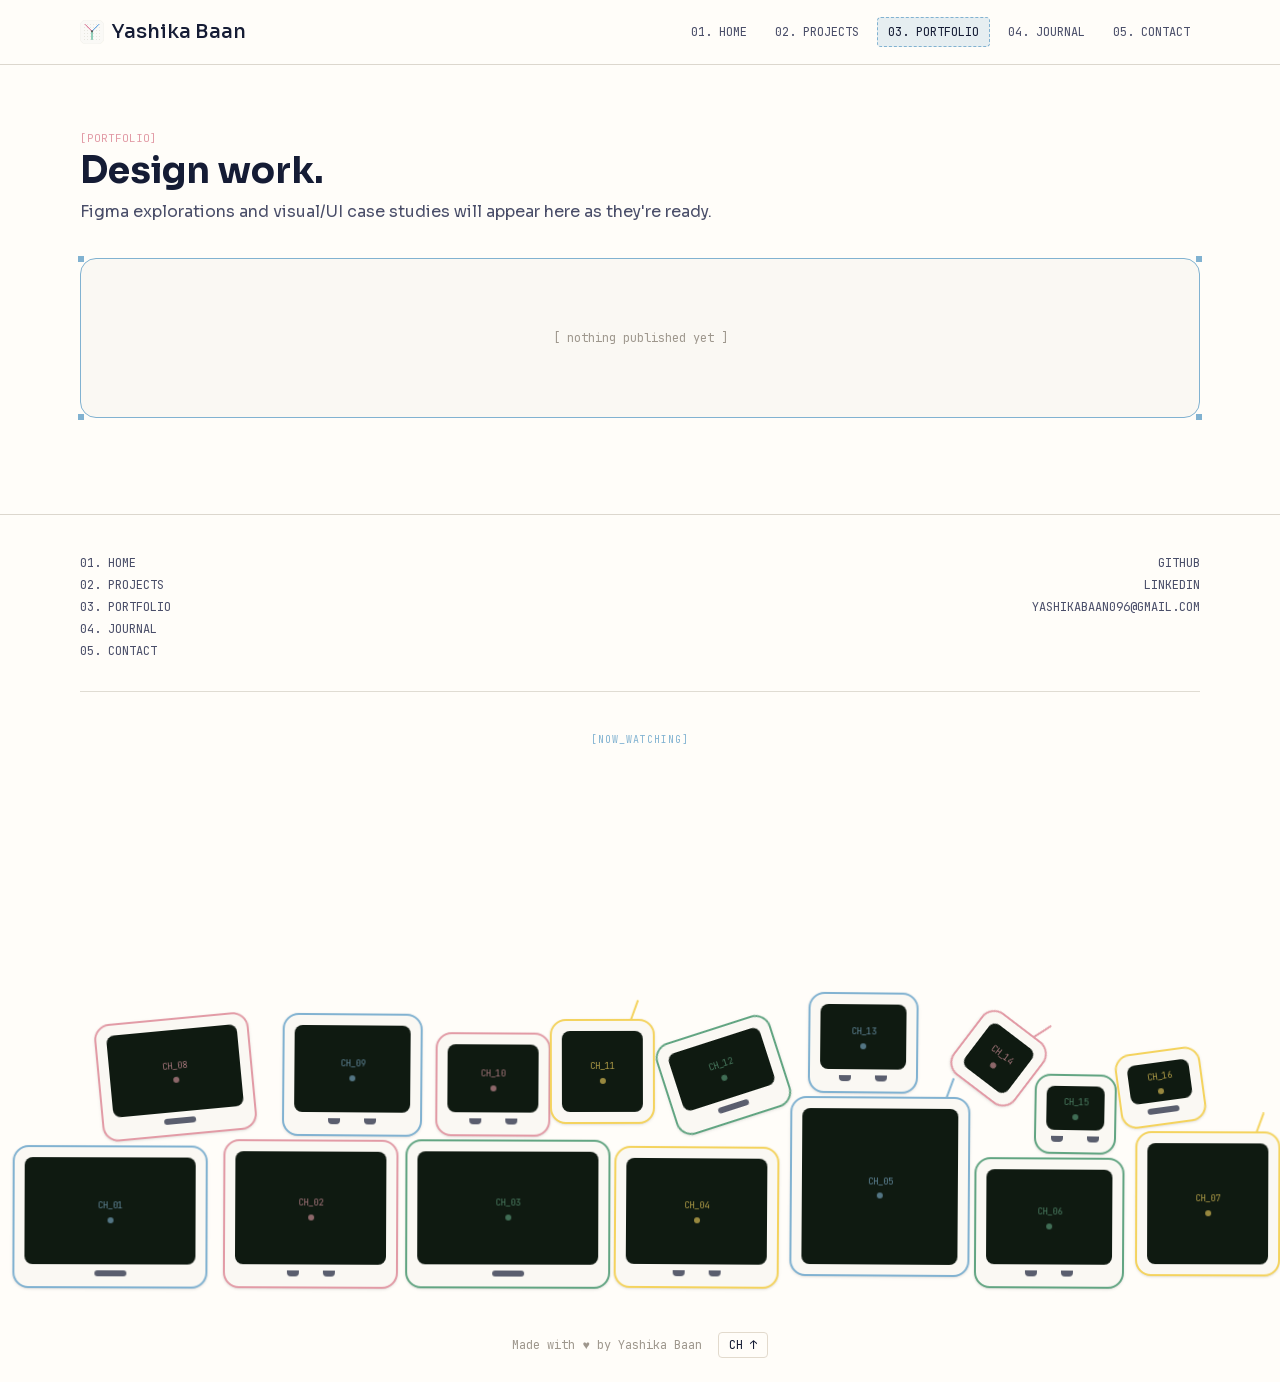
<file: portfolio/index.html>
<!DOCTYPE html><html lang="en" class="_0T98Aa_variable ggYvfa_variable"><head><meta charSet="utf-8"/><meta name="viewport" content="width=device-width, initial-scale=1"/><link rel="preload" href="/_next/static/media/9a321a2c78eff0b5-s.p.1bkzbscqrt8rl.woff2" as="font" crossorigin="" type="font/woff2"/><link rel="preload" href="/_next/static/media/bc8ed407dc77c57a-s.p.1hey5yyym6mz_.woff2" as="font" crossorigin="" type="font/woff2"/><link rel="preload" as="image" href="/logo.svg"/><link rel="stylesheet" href="/_next/static/chunks/1nw2wqmllrl9n.css" data-precedence="next"/><link rel="preload" as="script" fetchPriority="low" href="/_next/static/chunks/0y3v_gwlex4io.js"/><script src="/_next/static/chunks/1uit7_s1bksv6.js" async=""></script><script src="/_next/static/chunks/092r-mewpaf3q.js" async=""></script><script src="/_next/static/chunks/turbopack-2u1d16houkiyo.js" async=""></script><script src="/_next/static/chunks/1-s8ehwgfnxob.js" async=""></script><script src="/_next/static/chunks/2uel4ukpxjqrg.js" async=""></script><title>Portfolio | Yashika Baan</title><meta name="description" content="Portfolio of Yashika Baan, a frontend engineer in Japan."/><link rel="icon" href="/logo.svg"/><meta name="next-size-adjust" content=""/><script src="/_next/static/chunks/0cz1d0mv5g_q7.js" noModule=""></script></head><body class="flex flex-col min-h-screen bg-bg"><div hidden=""><!--$--><!--/$--></div><div class="flex-1 flex flex-col"><header class="w-full sticky top-0 z-50 bg-bg border-b border-border"><div class="w-full max-w-6xl mx-auto px-4 flex items-center justify-between h-16"><a class="flex items-center gap-2 text-xl font-medium text-text" href="/"><img alt="" width="24" height="24" decoding="async" data-nimg="1" style="color:transparent" src="/logo.svg"/>Yashika Baan</a><nav class="hidden md:flex items-center gap-2"><a class="px-2.5 py-1.5 font-mono text-xs text-text-secondary hover:text-text" href="/">01. HOME</a><a class="px-2.5 py-1.5 font-mono text-xs text-text-secondary hover:text-text" href="/projects/">02. PROJECTS</a><a class="rounded border border-dashed border-accent-blue bg-accent-blue/20 px-2.5 py-1.5 font-mono text-xs text-text" href="/portfolio/">03. PORTFOLIO</a><a class="px-2.5 py-1.5 font-mono text-xs text-text-secondary hover:text-text" href="/blog/">04. JOURNAL</a><a class="px-2.5 py-1.5 font-mono text-xs text-text-secondary hover:text-text" href="/#contact">05. CONTACT</a></nav><div class="md:hidden"><button type="button" aria-label="Open menu" aria-expanded="false" class="relative z-50 flex h-8 w-8 shrink-0 flex-col items-center justify-center gap-1.5 cursor-pointer"><span class="block h-0.5 w-5 bg-text transition-transform duration-200 "></span><span class="block h-0.5 w-5 bg-text transition-opacity duration-200 "></span><span class="block h-0.5 w-5 bg-text transition-transform duration-200 "></span></button></div></div></header><main class="flex-1 w-full"><div class="w-full max-w-6xl mx-auto px-4 pt-16 pb-24"><div class="flex flex-col gap-8"><div><p class="font-mono text-[11px] text-accent-rose">[PORTFOLIO]</p><h1 class="text-4xl font-extrabold text-text mt-1">Design work.</h1><p class="text-text-secondary mt-2">Figma explorations and visual/UI case studies will appear here as they&#x27;re ready.</p></div><div class="flex flex-col gap-4"><div class="relative rounded-2xl border-[1.5px] border-accent-blue bg-surface p-6 flex items-center justify-center h-40"><span class="absolute -left-[3px] -top-[3px] size-[6px] bg-accent-blue"></span><span class="absolute -right-[3px] -top-[3px] size-[6px] bg-accent-blue"></span><span class="absolute -bottom-[3px] -left-[3px] size-[6px] bg-accent-blue"></span><span class="absolute -bottom-[3px] -right-[3px] size-[6px] bg-accent-blue"></span><p class="font-mono text-xs text-text-muted">[ nothing published yet ]</p></div></div></div><!--$--><!--/$--></div></main></div><footer class="relative w-full border-t border-border"><div class="w-full max-w-6xl mx-auto px-4 relative pt-10 pb-6 flex flex-col items-center gap-10"><div class="w-full grid grid-cols-2 gap-x-6 gap-y-3 pb-8 border-b border-border-subtle"><nav class="flex flex-col gap-1.5"><a class="font-mono text-xs text-text-secondary" href="/">01. HOME</a><a class="font-mono text-xs text-text-secondary" href="/projects/">02. PROJECTS</a><a class="font-mono text-xs text-text-secondary" href="/portfolio/">03. PORTFOLIO</a><a class="font-mono text-xs text-text-secondary" href="/blog/">04. JOURNAL</a><a class="font-mono text-xs text-text-secondary" href="/#contact">05. CONTACT</a></nav><div class="flex flex-col items-end gap-1.5 text-right"><a class="font-mono text-xs text-text-secondary" href="https://github.com/yashikabaan">GITHUB</a><a class="font-mono text-xs text-text-secondary" href="https://linkedin.com/in/yashikabaan/">LINKEDIN</a><a class="font-mono text-xs text-text-secondary" href="mailto:yashikabaan096@gmail.com">YASHIKABAAN096@GMAIL.COM</a></div></div><div><div class="w-full" style="height:520px" aria-hidden="true"></div></div><div class="flex items-center gap-4"><p class="font-mono text-xs text-text-muted">Made with ♥ by <!-- -->Yashika Baan</p><button type="button" aria-label="Back to top" class="font-mono text-xs px-2.5 py-1 rounded border border-border-strong text-text cursor-pointer transition-transform hover:scale-105 active:scale-95">CH ↑</button></div></div></footer><script id="_R_">(globalThis["TURBOPACK"] || (globalThis["TURBOPACK"] = [])).push({"otherChunks":["static/chunks/0y3v_gwlex4io.js","static/chunks/1uit7_s1bksv6.js","static/chunks/092r-mewpaf3q.js"],"runtimeModuleIds":[94553]});</script><script src="/_next/static/chunks/0y3v_gwlex4io.js" async=""></script><script>(self.__next_f=self.__next_f||[]).push([0])</script><script>self.__next_f.push([1,"1:\"$Sreact.fragment\"\n2:\"/_next/static/chunks/1-s8ehwgfnxob.js\"\n3:\"/_next/static/chunks/2uel4ukpxjqrg.js\"\n4:I[22016,[\"$2\",\"$3\"],\"\"]\n5:I[5500,[\"$2\",\"$3\"],\"Image\"]\n6:I[82190,[\"$2\",\"$3\"],\"NavLink\"]\n7:I[89759,[\"$2\",\"$3\"],\"MobileNav\"]\n8:I[39756,[\"$2\",\"$3\"],\"default\"]\n9:I[37457,[\"$2\",\"$3\"],\"default\"]\na:I[13642,[\"$2\",\"$3\"],\"Footer\"]\n10:\"ViewportBoundary\"\n11:I[97367,[\"$2\",\"$3\"],\"$10\"]\n13:\"MetadataBoundary\"\n14:I[97367,[\"$2\",\"$3\"],\"$13\"]\n15:\"$Sreact.suspense\"\n17:I[68027,[\"$2\",\"$3\"],\"default\",1]\n:HL[\"/_next/static/chunks/1nw2wqmllrl9n.css\",\"style\"]\n:HL[\"/_next/static/media/9a321a2c78eff0b5-s.p.1bkzbscqrt8rl.woff2\",\"font\",{\"crossOrigin\":\"\",\"type\":\"font/woff2\"}]\n:HL[\"/_next/static/media/bc8ed407dc77c57a-s.p.1hey5yyym6mz_.woff2\",\"font\",{\"crossOrigin\":\"\",\"type\":\"font/woff2\"}]\nc:X\nd:[[\"children\",{\"s\":\"__PAGE__\",\"h\":512,\"d\":{\"r\":[\"$\",\"$1\",\"c\",{\"children\":[[\"$\",\"div\",null,{\"className\":\"flex flex-col gap-8\",\"children\":[[\"$\",\"div\",null,{\"children\":[[\"$\",\"p\",null,{\"className\":\"font-mono text-[11px] text-accent-rose\",\"children\":\"[PORTFOLIO]\"}],[\"$\",\"h1\",null,{\"className\":\"text-4xl font-extrabold text-text mt-1\",\"children\":\"Design work.\"}],[\"$\",\"p\",null,{\"className\":\"text-text-secondary mt-2\",\"children\":\"Figma explorations and visual/UI case studies will appear here as they're ready.\"}]]}],[\"$\",\"div\",null,{\"className\":\"flex flex-col gap-4\",\"children\":[\"$\",\"div\",null,{\"className\":\"relative rounded-2xl border-[1.5px] border-accent-blue bg-surface p-6 flex items-center justify-center h-40\",\"children\":[[[\"$\",\"span\",null,{\"className\":\"absolute -left-[3px] -top-[3px] size-[6px] bg-accent-blue\"}],[\"$\",\"span\",null,{\"className\":\"absolute -right-[3px] -top-[3px] size-[6px] bg-accent-blue\"}],[\"$\",\"span\",null,{\"className\":\"absolute -bottom-[3px] -left-[3px] size-[6px] bg-accent-blue\"}],[\"$\",\"span\",null,{\"className\":\"absolute -bottom-[3px] -right-[3px] size-[6px] bg-accent-blue\"}]],\"$Le\"]}]}]]}],null,\"$Lf\"]}],\"p\":false,\"v\":null}}]]\nb:[[\"children\",{\"s\":\"portfolio\",\"h\":512,\"d\":{\"r\":[\"$\",\"$1\",\"c\",{\"children\":[null,[\"$\",\"$L8\",null,{\"parallelRouterKey\":\"children\",\"error\":\"$undefined\",\"errorStyles\":\"$undefined\",\"errorScripts\":\"$undefined\",\"template\":[\"$\",\"$L9\",null,{}],\"templateStyles\":\"$undefined\",\"templateScripts\":\"$undefined\",\"notFound\":\"$undefined\",\"forbidden\":\"$undefined\",\"unauthorized\":\"$undefined\"}]]}],\"p\":false,\"v\":\"$c\"},\"c\":\"$Qd\"}]]\n0:{\"P\":null,\"c\":[\"\",\"portfolio\",\"\"],\"q\":\"\",\"i\":false,\"t\":{\"t\":{\"s\":\"\",\"h\":528,\"d\":{\"r\":[\"$\",\"$1\",\"c\",{\"children\":[[[\"$\",\"link\",\"0\",{\"rel\":\"stylesheet\",\"href\":\"/_next/static/chunks/1nw2wqmllrl9n.css\",\"precedence\":\"next\",\"crossOrigin\":\"$undefined\",\"nonce\":\"$undefined\"}],[\"$\",\"script\",\"script-0\",{\"src\":\"/_next/static/chunks/1-s8ehwgfnxob.js\",\"async\":true,\"nonce\":\"$undefined\"}],[\"$\",\"script\",\"script-1\",{\"src\":\"/_next/static/chunks/2uel4ukpxjqrg.js\",\"async\":true,\"nonce\":\"$undefined\"}]],[\"$\",\"html\",null,{\"lang\":\"en\",\"className\":\"_0T98Aa_variable ggYvfa_variable\",\"children\":[\"$\",\"body\",null,{\"className\":\"flex flex-col min-h-screen bg-bg\",\"children\":[[\"$\",\"div\",null,{\"className\":\"flex-1 flex flex-col\",\"children\":[[\"$\",\"header\",null,{\"className\":\"w-full sticky top-0 z-50 bg-bg border-b border-border\",\"children\":[\"$\",\"div\",null,{\"className\":\"w-full max-w-6xl mx-auto px-4 flex items-center justify-between h-16\",\"children\":[[\"$\",\"$L4\",null,{\"className\":\"flex items-center gap-2 text-xl font-medium text-text\",\"href\":\"/\",\"children\":[[\"$\",\"$L5\",null,{\"src\":\"/logo.svg\",\"alt\":\"\",\"width\":24,\"height\":24,\"priority\":true}],\"Yashika Baan\"]}],[\"$\",\"nav\",null,{\"className\":\"hidden md:flex items-center gap-2\",\"children\":[[\"$\",\"$L6\",\"/\",{\"href\":\"/\",\"children\":\"01. HOME\"}],[\"$\",\"$L6\",\"/projects\",{\"href\":\"/projects\",\"children\":\"02. PROJECTS\"}],[\"$\",\"$L6\",\"/portfolio\",{\"href\":\"/portfolio\",\"children\":\"03. PORTFOLIO\"}],[\"$\",\"$L6\",\"/blog\",{\"href\":\"/blog\",\"children\":\"04. JOURNAL\"}],[\"$\",\"$L6\",\"/#contact\",{\"href\":\"/#contact\",\"children\":\"05. CONTACT\"}]]}],[\"$\",\"$L7\",null,{\"navigation\":[[\"01. HOME\",\"/\"],[\"02. PROJECTS\",\"/projects\"],[\"03. PORTFOLIO\",\"/portfolio\"],[\"04. JOURNAL\",\"/blog\"],[\"05. CONTACT\",\"/#contact\"]]}]]}]}],[\"$\",\"main\",null,{\"className\":\"flex-1 w-full\",\"children\":[\"$\",\"div\",null,{\"className\":\"w-full max-w-6xl mx-auto px-4 pt-16 pb-24\",\"children\":[\"$\",\"$L8\",null,{\"parallelRouterKey\":\"children\",\"error\":\"$undefined\",\"errorStyles\":\"$undefined\",\"errorScripts\":\"$undefined\",\"template\":[\"$\",\"$L9\",null,{}],\"templateStyles\":\"$undefined\",\"templateScripts\":\"$undefined\",\"notFound\":[[[\"$\",\"title\",null,{\"children\":\"404: This page could not be found.\"}],[\"$\",\"div\",null,{\"style\":{\"fontFamily\":\"system-ui,\\\"Segoe UI\\\",Roboto,Helvetica,Arial,sans-serif,\\\"Apple Color Emoji\\\",\\\"Segoe UI Emoji\\\"\",\"height\":\"100vh\",\"textAlign\":\"center\",\"display\":\"flex\",\"flexDirection\":\"column\",\"alignItems\":\"center\",\"justifyContent\":\"center\"},\"children\":[\"$\",\"div\",null,{\"children\":[[\"$\",\"style\",null,{\"dangerouslySetInnerHTML\":{\"__html\":\"body{color:#000;background:#fff;margin:0}.next-error-h1{border-right:1px solid rgba(0,0,0,.3)}@media (prefers-color-scheme:dark){body{color:#fff;background:#000}.next-error-h1{border-right:1px solid rgba(255,255,255,.3)}}\"}}],[\"$\",\"h1\",null,{\"className\":\"next-error-h1\",\"style\":{\"display\":\"inline-block\",\"margin\":\"0 20px 0 0\",\"padding\":\"0 23px 0 0\",\"fontSize\":24,\"fontWeight\":500,\"verticalAlign\":\"top\",\"lineHeight\":\"49px\"},\"children\":404}],[\"$\",\"div\",null,{\"style\":{\"display\":\"inline-block\"},\"children\":[\"$\",\"h2\",null,{\"style\":{\"fontSize\":14,\"fontWeight\":400,\"lineHeight\":\"49px\",\"margin\":0},\"children\":\"This page could not be found.\"}]}]]}]}]],[]],\"forbidden\":\"$undefined\",\"unauthorized\":\"$undefined\"}]}]}]]}],[\"$\",\"$La\",null,{\"navigation\":\"$0:t:t:d:r:props:children:1:props:children:props:children:0:props:children:0:props:children:props:children:2:props:navigation\"}]]}]}]]}],\"p\":false,\"v\":null},\"c\":\"$Qb\"},\"h\":{\"r\":[\"$\",\"$1\",\"h\",{\"children\":[null,[\"$\",\"$L11\",null,{\"children\":\"$L12\"}],[\"$\",\"$L14\",null,{\"children\":[[\"$\",\"div\",null,{\"hidden\":true,\"children\":[\"$\",\"$15\",null,{\"name\":\"Next.Metadata\",\"children\":\"$L16\"}]}],null]}],[\"$\",\"meta\",null,{\"name\":\"next-size-adjust\",\"content\":\"\"}]]}],\"p\":false,\"v\":null}},\"m\":\"$undefined\",\"G\":[\"$17\",[[\"$\",\"link\",\"0\",{\"rel\":\"stylesheet\",\"href\":\"/_next/static/chunks/1nw2wqmllrl9n.css\",\"precedence\":\"next\",\"crossOrigin\":\"$undefined\",\"nonce\":\"$undefined\"}]]],\"S\":true,\"r\":\"$undefined\",\"s\":\"$undefined\",\"a\":\"$undefined\",\"l\":\"$undefined\",\"p\":\"$undefined\",\"d\":\"$undefined\",\"b\":\"kUnQ3onnZMRfjYnStuBB0\"}\n18:I[97367,[\"$2\",\"$3\"],\"OutletBoundary\"]\nc:C\ne:[\"$\",\"p\",null,{\"className\":\"font-mono text-xs text-text-muted\",\"children\":\"[ nothing published yet ]\"}]\nf:[\"$\",\"$L18\",null,{\"children\":[\"$\",\"$15\",null,{\"name\":\"Next.MetadataOutlet\",\"children\":\"$@19\"}]}]\n12:[[\"$\",\"meta\",\"0\",{\"charSet\":\"utf-8\"}],[\"$\",\"meta\",\"1\",{\"name\":\"viewport\",\"content\":\"width=device-width, initial-scale=1\"}]]\n1a:I[27201,[\"$2\",\"$3\"],\"IconMark\"]\n16:[[\"$\",\"title\",\"0\",{\"children\":\"Portfolio | Yashika Baan\"}],[\"$\",\"meta\",\"1\",{\"name\":\"description\",\"content\":\"Portfolio of Yashika Baan, a frontend engineer in Japan.\"}],[\"$\",\"link\",\"2\",{\"rel\":\"icon\",\"href\":\"/logo.svg\"}],[\"$\",\"$L1a\",\"3\",{}]]\n19:null\n"])</script></body></html>
</file>
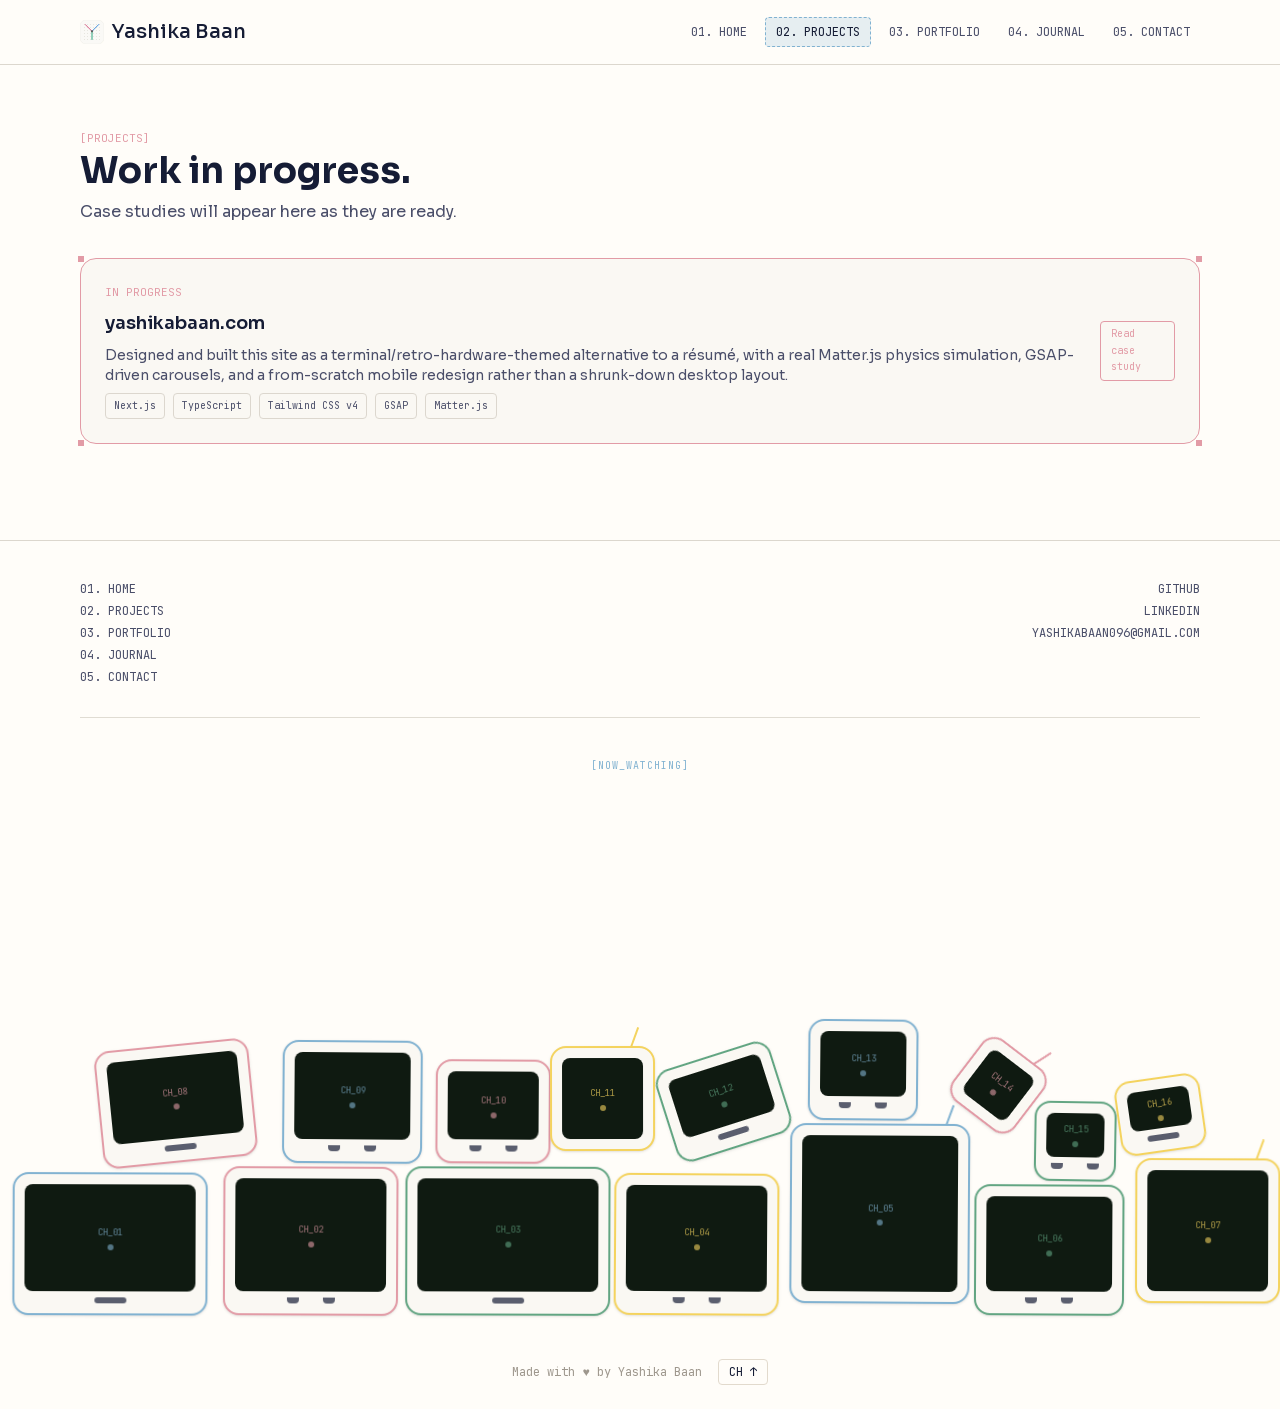
<file: projects/index.html>
<!DOCTYPE html><html lang="en" class="_0T98Aa_variable ggYvfa_variable"><head><meta charSet="utf-8"/><meta name="viewport" content="width=device-width, initial-scale=1"/><link rel="preload" href="/_next/static/media/9a321a2c78eff0b5-s.p.1bkzbscqrt8rl.woff2" as="font" crossorigin="" type="font/woff2"/><link rel="preload" href="/_next/static/media/bc8ed407dc77c57a-s.p.1hey5yyym6mz_.woff2" as="font" crossorigin="" type="font/woff2"/><link rel="preload" as="image" href="/logo.svg"/><link rel="stylesheet" href="/_next/static/chunks/1nw2wqmllrl9n.css" data-precedence="next"/><link rel="preload" as="script" fetchPriority="low" href="/_next/static/chunks/0y3v_gwlex4io.js"/><script src="/_next/static/chunks/1uit7_s1bksv6.js" async=""></script><script src="/_next/static/chunks/092r-mewpaf3q.js" async=""></script><script src="/_next/static/chunks/turbopack-2u1d16houkiyo.js" async=""></script><script src="/_next/static/chunks/1-s8ehwgfnxob.js" async=""></script><script src="/_next/static/chunks/2uel4ukpxjqrg.js" async=""></script><title>Projects | Yashika Baan</title><meta name="description" content="Portfolio of Yashika Baan, a frontend engineer in Japan."/><link rel="icon" href="/logo.svg"/><meta name="next-size-adjust" content=""/><script src="/_next/static/chunks/0cz1d0mv5g_q7.js" noModule=""></script></head><body class="flex flex-col min-h-screen bg-bg"><div hidden=""><!--$--><!--/$--></div><div class="flex-1 flex flex-col"><header class="w-full sticky top-0 z-50 bg-bg border-b border-border"><div class="w-full max-w-6xl mx-auto px-4 flex items-center justify-between h-16"><a class="flex items-center gap-2 text-xl font-medium text-text" href="/"><img alt="" width="24" height="24" decoding="async" data-nimg="1" style="color:transparent" src="/logo.svg"/>Yashika Baan</a><nav class="hidden md:flex items-center gap-2"><a class="px-2.5 py-1.5 font-mono text-xs text-text-secondary hover:text-text" href="/">01. HOME</a><a class="rounded border border-dashed border-accent-blue bg-accent-blue/20 px-2.5 py-1.5 font-mono text-xs text-text" href="/projects/">02. PROJECTS</a><a class="px-2.5 py-1.5 font-mono text-xs text-text-secondary hover:text-text" href="/portfolio/">03. PORTFOLIO</a><a class="px-2.5 py-1.5 font-mono text-xs text-text-secondary hover:text-text" href="/blog/">04. JOURNAL</a><a class="px-2.5 py-1.5 font-mono text-xs text-text-secondary hover:text-text" href="/#contact">05. CONTACT</a></nav><div class="md:hidden"><button type="button" aria-label="Open menu" aria-expanded="false" class="relative z-50 flex h-8 w-8 shrink-0 flex-col items-center justify-center gap-1.5 cursor-pointer"><span class="block h-0.5 w-5 bg-text transition-transform duration-200 "></span><span class="block h-0.5 w-5 bg-text transition-opacity duration-200 "></span><span class="block h-0.5 w-5 bg-text transition-transform duration-200 "></span></button></div></div></header><main class="flex-1 w-full"><div class="w-full max-w-6xl mx-auto px-4 pt-16 pb-24"><div class="flex flex-col gap-8"><div><p class="font-mono text-[11px] text-accent-rose">[PROJECTS]</p><h1 class="text-4xl font-extrabold text-text mt-1">Work in progress.</h1><p class="text-text-secondary mt-2">Case studies will appear here as they are ready.</p></div><div class="flex flex-col gap-4"><div class="relative rounded-2xl border-[1.5px] border-accent-rose bg-surface p-6 flex flex-col gap-4 sm:flex-row sm:items-center sm:justify-between"><span class="absolute -left-[3px] -top-[3px] size-[6px] bg-accent-rose"></span><span class="absolute -right-[3px] -top-[3px] size-[6px] bg-accent-rose"></span><span class="absolute -bottom-[3px] -left-[3px] size-[6px] bg-accent-rose"></span><span class="absolute -bottom-[3px] -right-[3px] size-[6px] bg-accent-rose"></span><div class="flex flex-col gap-2"><p class="font-mono text-[11px] text-accent-rose">IN PROGRESS</p><h2 class="text-lg font-semibold text-text">yashikabaan.com</h2><p class="text-text-secondary text-sm">Designed and built this site as a terminal/retro-hardware-themed alternative to a résumé, with a real Matter.js physics simulation, GSAP-driven carousels, and a from-scratch mobile redesign rather than a shrunk-down desktop layout.</p><div class="flex flex-wrap gap-2"><span class="border border-border rounded px-2 py-1 font-mono text-[10px] text-text-secondary">Next.js</span><span class="border border-border rounded px-2 py-1 font-mono text-[10px] text-text-secondary">TypeScript</span><span class="border border-border rounded px-2 py-1 font-mono text-[10px] text-text-secondary">Tailwind CSS v4</span><span class="border border-border rounded px-2 py-1 font-mono text-[10px] text-text-secondary">GSAP</span><span class="border border-border rounded px-2 py-1 font-mono text-[10px] text-text-secondary">Matter.js</span></div></div><a class="inline-flex items-center justify-center rounded border border-accent-rose px-2.5 py-1 font-mono text-[10px] text-accent-rose" href="/projects/portfolio/">Read case study</a></div></div></div><!--$--><!--/$--></div></main></div><footer class="relative w-full border-t border-border"><div class="w-full max-w-6xl mx-auto px-4 relative pt-10 pb-6 flex flex-col items-center gap-10"><div class="w-full grid grid-cols-2 gap-x-6 gap-y-3 pb-8 border-b border-border-subtle"><nav class="flex flex-col gap-1.5"><a class="font-mono text-xs text-text-secondary" href="/">01. HOME</a><a class="font-mono text-xs text-text-secondary" href="/projects/">02. PROJECTS</a><a class="font-mono text-xs text-text-secondary" href="/portfolio/">03. PORTFOLIO</a><a class="font-mono text-xs text-text-secondary" href="/blog/">04. JOURNAL</a><a class="font-mono text-xs text-text-secondary" href="/#contact">05. CONTACT</a></nav><div class="flex flex-col items-end gap-1.5 text-right"><a class="font-mono text-xs text-text-secondary" href="https://github.com/yashikabaan">GITHUB</a><a class="font-mono text-xs text-text-secondary" href="https://linkedin.com/in/yashikabaan/">LINKEDIN</a><a class="font-mono text-xs text-text-secondary" href="mailto:yashikabaan096@gmail.com">YASHIKABAAN096@GMAIL.COM</a></div></div><div><div class="w-full" style="height:520px" aria-hidden="true"></div></div><div class="flex items-center gap-4"><p class="font-mono text-xs text-text-muted">Made with ♥ by <!-- -->Yashika Baan</p><button type="button" aria-label="Back to top" class="font-mono text-xs px-2.5 py-1 rounded border border-border-strong text-text cursor-pointer transition-transform hover:scale-105 active:scale-95">CH ↑</button></div></div></footer><script id="_R_">(globalThis["TURBOPACK"] || (globalThis["TURBOPACK"] = [])).push({"otherChunks":["static/chunks/0y3v_gwlex4io.js","static/chunks/1uit7_s1bksv6.js","static/chunks/092r-mewpaf3q.js"],"runtimeModuleIds":[94553]});</script><script src="/_next/static/chunks/0y3v_gwlex4io.js" async=""></script><script>(self.__next_f=self.__next_f||[]).push([0])</script><script>self.__next_f.push([1,"1:\"$Sreact.fragment\"\n2:\"/_next/static/chunks/1-s8ehwgfnxob.js\"\n3:\"/_next/static/chunks/2uel4ukpxjqrg.js\"\n4:I[22016,[\"$2\",\"$3\"],\"\"]\n5:I[5500,[\"$2\",\"$3\"],\"Image\"]\n6:I[82190,[\"$2\",\"$3\"],\"NavLink\"]\n7:I[89759,[\"$2\",\"$3\"],\"MobileNav\"]\n8:I[39756,[\"$2\",\"$3\"],\"default\"]\n9:I[37457,[\"$2\",\"$3\"],\"default\"]\na:I[13642,[\"$2\",\"$3\"],\"Footer\"]\n11:\"ViewportBoundary\"\n12:I[97367,[\"$2\",\"$3\"],\"$11\"]\n14:\"MetadataBoundary\"\n15:I[97367,[\"$2\",\"$3\"],\"$14\"]\n16:\"$Sreact.suspense\"\n18:I[68027,[\"$2\",\"$3\"],\"default\",1]\n:HL[\"/_next/static/chunks/1nw2wqmllrl9n.css\",\"style\"]\n:HL[\"/_next/static/media/9a321a2c78eff0b5-s.p.1bkzbscqrt8rl.woff2\",\"font\",{\"crossOrigin\":\"\",\"type\":\"font/woff2\"}]\n:HL[\"/_next/static/media/bc8ed407dc77c57a-s.p.1hey5yyym6mz_.woff2\",\"font\",{\"crossOrigin\":\"\",\"type\":\"font/woff2\"}]\nc:X\nd:[[\"children\",{\"s\":\"__PAGE__\",\"h\":512,\"d\":{\"r\":[\"$\",\"$1\",\"c\",{\"children\":[[\"$\",\"div\",null,{\"className\":\"flex flex-col gap-8\",\"children\":[[\"$\",\"div\",null,{\"children\":[[\"$\",\"p\",null,{\"className\":\"font-mono text-[11px] text-accent-rose\",\"children\":\"[PROJECTS]\"}],[\"$\",\"h1\",null,{\"className\":\"text-4xl font-extrabold text-text mt-1\",\"children\":\"Work in progress.\"}],[\"$\",\"p\",null,{\"className\":\"text-text-secondary mt-2\",\"children\":\"Case studies will appear here as they are ready.\"}]]}],[\"$\",\"div\",null,{\"className\":\"flex flex-col gap-4\",\"children\":[[\"$\",\"div\",\"portfolio\",{\"className\":\"relative rounded-2xl border-[1.5px] border-accent-rose bg-surface p-6 flex flex-col gap-4 sm:flex-row sm:items-center sm:justify-between\",\"children\":[[[\"$\",\"span\",null,{\"className\":\"absolute -left-[3px] -top-[3px] size-[6px] bg-accent-rose\"}],[\"$\",\"span\",null,{\"className\":\"absolute -right-[3px] -top-[3px] size-[6px] bg-accent-rose\"}],[\"$\",\"span\",null,{\"className\":\"absolute -bottom-[3px] -left-[3px] size-[6px] bg-accent-rose\"}],[\"$\",\"span\",null,{\"className\":\"absolute -bottom-[3px] -right-[3px] size-[6px] bg-accent-rose\"}]],[\"$Le\",\"$Lf\"]]}]]}]]}],null,\"$L10\"]}],\"p\":false,\"v\":null}}]]\nb:[[\"children\",{\"s\":\"projects\",\"h\":512,\"d\":{\"r\":[\"$\",\"$1\",\"c\",{\"children\":[null,[\"$\",\"$L8\",null,{\"parallelRouterKey\":\"children\",\"error\":\"$undefined\",\"errorStyles\":\"$undefined\",\"errorScripts\":\"$undefined\",\"template\":[\"$\",\"$L9\",null,{}],\"templateStyles\":\"$undefined\",\"templateScripts\":\"$undefined\",\"notFound\":\"$undefined\",\"forbidden\":\"$undefined\",\"unauthorized\":\"$undefined\"}]]}],\"p\":false,\"v\":\"$c\"},\"c\":\"$Qd\"}]]\n0:{\"P\":null,\"c\":[\"\",\"projects\",\"\"],\"q\":\"\",\"i\":false,\"t\":{\"t\":{\"s\":\"\",\"h\":528,\"d\":{\"r\":[\"$\",\"$1\",\"c\",{\"children\":[[[\"$\",\"link\",\"0\",{\"rel\":\"stylesheet\",\"href\":\"/_next/static/chunks/1nw2wqmllrl9n.css\",\"precedence\":\"next\",\"crossOrigin\":\"$undefined\",\"nonce\":\"$undefined\"}],[\"$\",\"script\",\"script-0\",{\"src\":\"/_next/static/chunks/1-s8ehwgfnxob.js\",\"async\":true,\"nonce\":\"$undefined\"}],[\"$\",\"script\",\"script-1\",{\"src\":\"/_next/static/chunks/2uel4ukpxjqrg.js\",\"async\":true,\"nonce\":\"$undefined\"}]],[\"$\",\"html\",null,{\"lang\":\"en\",\"className\":\"_0T98Aa_variable ggYvfa_variable\",\"children\":[\"$\",\"body\",null,{\"className\":\"flex flex-col min-h-screen bg-bg\",\"children\":[[\"$\",\"div\",null,{\"className\":\"flex-1 flex flex-col\",\"children\":[[\"$\",\"header\",null,{\"className\":\"w-full sticky top-0 z-50 bg-bg border-b border-border\",\"children\":[\"$\",\"div\",null,{\"className\":\"w-full max-w-6xl mx-auto px-4 flex items-center justify-between h-16\",\"children\":[[\"$\",\"$L4\",null,{\"className\":\"flex items-center gap-2 text-xl font-medium text-text\",\"href\":\"/\",\"children\":[[\"$\",\"$L5\",null,{\"src\":\"/logo.svg\",\"alt\":\"\",\"width\":24,\"height\":24,\"priority\":true}],\"Yashika Baan\"]}],[\"$\",\"nav\",null,{\"className\":\"hidden md:flex items-center gap-2\",\"children\":[[\"$\",\"$L6\",\"/\",{\"href\":\"/\",\"children\":\"01. HOME\"}],[\"$\",\"$L6\",\"/projects\",{\"href\":\"/projects\",\"children\":\"02. PROJECTS\"}],[\"$\",\"$L6\",\"/portfolio\",{\"href\":\"/portfolio\",\"children\":\"03. PORTFOLIO\"}],[\"$\",\"$L6\",\"/blog\",{\"href\":\"/blog\",\"children\":\"04. JOURNAL\"}],[\"$\",\"$L6\",\"/#contact\",{\"href\":\"/#contact\",\"children\":\"05. CONTACT\"}]]}],[\"$\",\"$L7\",null,{\"navigation\":[[\"01. HOME\",\"/\"],[\"02. PROJECTS\",\"/projects\"],[\"03. PORTFOLIO\",\"/portfolio\"],[\"04. JOURNAL\",\"/blog\"],[\"05. CONTACT\",\"/#contact\"]]}]]}]}],[\"$\",\"main\",null,{\"className\":\"flex-1 w-full\",\"children\":[\"$\",\"div\",null,{\"className\":\"w-full max-w-6xl mx-auto px-4 pt-16 pb-24\",\"children\":[\"$\",\"$L8\",null,{\"parallelRouterKey\":\"children\",\"error\":\"$undefined\",\"errorStyles\":\"$undefined\",\"errorScripts\":\"$undefined\",\"template\":[\"$\",\"$L9\",null,{}],\"templateStyles\":\"$undefined\",\"templateScripts\":\"$undefined\",\"notFound\":[[[\"$\",\"title\",null,{\"children\":\"404: This page could not be found.\"}],[\"$\",\"div\",null,{\"style\":{\"fontFamily\":\"system-ui,\\\"Segoe UI\\\",Roboto,Helvetica,Arial,sans-serif,\\\"Apple Color Emoji\\\",\\\"Segoe UI Emoji\\\"\",\"height\":\"100vh\",\"textAlign\":\"center\",\"display\":\"flex\",\"flexDirection\":\"column\",\"alignItems\":\"center\",\"justifyContent\":\"center\"},\"children\":[\"$\",\"div\",null,{\"children\":[[\"$\",\"style\",null,{\"dangerouslySetInnerHTML\":{\"__html\":\"body{color:#000;background:#fff;margin:0}.next-error-h1{border-right:1px solid rgba(0,0,0,.3)}@media (prefers-color-scheme:dark){body{color:#fff;background:#000}.next-error-h1{border-right:1px solid rgba(255,255,255,.3)}}\"}}],[\"$\",\"h1\",null,{\"className\":\"next-error-h1\",\"style\":{\"display\":\"inline-block\",\"margin\":\"0 20px 0 0\",\"padding\":\"0 23px 0 0\",\"fontSize\":24,\"fontWeight\":500,\"verticalAlign\":\"top\",\"lineHeight\":\"49px\"},\"children\":404}],[\"$\",\"div\",null,{\"style\":{\"display\":\"inline-block\"},\"children\":[\"$\",\"h2\",null,{\"style\":{\"fontSize\":14,\"fontWeight\":400,\"lineHeight\":\"49px\",\"margin\":0},\"children\":\"This page could not be found.\"}]}]]}]}]],[]],\"forbidden\":\"$undefined\",\"unauthorized\":\"$undefined\"}]}]}]]}],[\"$\",\"$La\",null,{\"navigation\":\"$0:t:t:d:r:props:children:1:props:children:props:children:0:props:children:0:props:children:props:children:2:props:navigation\"}]]}]}]]}],\"p\":false,\"v\":null},\"c\":\"$Qb\"},\"h\":{\"r\":[\"$\",\"$1\",\"h\",{\"children\":[null,[\"$\",\"$L12\",null,{\"children\":\"$L13\"}],[\"$\",\"$L15\",null,{\"children\":[[\"$\",\"div\",null,{\"hidden\":true,\"children\":[\"$\",\"$16\",null,{\"name\":\"Next.Metadata\",\"children\":\"$L17\"}]}],null]}],[\"$\",\"meta\",null,{\"name\":\"next-size-adjust\",\"content\":\"\"}]]}],\"p\":false,\"v\":null}},\"m\":\"$undefined\",\"G\":[\"$18\",[[\"$\",\"link\",\"0\",{\"rel\":\"stylesheet\",\"href\":\"/_next/static/chunks/1nw2wqmllrl9n.css\",\"precedence\":\"next\",\"crossOrigin\":\"$undefined\",\"nonce\":\"$undefined\"}]]],\"S\":true,\"r\":\"$undefined\",\"s\":\"$undefined\",\"a\":\"$undefined\",\"l\":\"$undefined\",\"p\":\"$undefined\",\"d\":\"$undefined\",\"b\":\"kUnQ3onnZMRfjYnStuBB0\"}\n19:I[97367,[\"$2\",\"$3\"],\"OutletBoundary\"]\nc:C\ne:[\"$\",\"div\",null,{\"className\":\"flex flex-col gap-2\",\"children\":[[\"$\",\"p\",null,{\"className\":\"font-mono text-[11px] text-accent-rose\",\"children\":\"IN PROGRESS\"}],[\"$\",\"h2\",null,{\"className\":\"text-lg font-semibold text-text\",\"children\":\"yashikabaan.com\"}],[\"$\",\"p\",null,{\"className\":\"text-text-secondary text-sm\",\"children\":\"Designed and built this site as a terminal/retro-hardware-themed alternative to a résumé, with a real Matter.js physics simulation, GSAP-driven carousels, and a from-scratch mobile redesign rather than a shrunk-down desktop layout.\"}],[\"$\",\"div\",null,{\"className\":\"flex flex-wrap gap-2\",\"children\":[[\"$\",\"span\",\"Next.js\",{\"className\":\"border border-border rounded px-2 py-1 font-mono text-[10px] text-text-secondary\",\"children\":\"Next.js\"}],[\"$\",\"span\",\"TypeScript\",{\"className\":\"border border-border rounded px-2 py-1 font-mono text-[10px] text-text-secondary\",\"children\":\"TypeScript\"}],[\"$\",\"span\",\"Tailwind CSS v4\",{\"className\":\"border border-border rounded px-2 py-1 font-mono text-[10px] text-text-secondary\",\"children\":\"Tailwind CSS v4\"}],[\"$\",\"span\",\"GSAP\",{\"className\":\"border border-border rounded px-2 py-1 font-mono text-[10px] text-text-secondary\",\"children\":\"GSAP\"}],[\"$\",\"span\",\"Matter.js\",{\"className\":\"border border-border rounded px-2 py-1 font-mono text-[10px] text-text-secondary\",\"children\":\"Matter.js\"}]]}]]}]\nf:[\"$\",\"$L4\",null,{\"href\":\"/projects/portfolio\",\"className\":\"inline-flex items-center justify-center rounded border border-accent-rose px-2.5 py-1 font-mono text-[10px] text-accent-rose\",\"children\":\"Read case study\"}]\n10:[\"$\",\"$L19\",null,{\"children\":[\"$\",\"$16\",null,{\"name\":\"Next.MetadataOutlet\",\"children\":\"$@1a\"}]}]\n13:[[\"$\",\"meta\",\"0\",{\"charSet\":\"utf-8\"}],[\"$\",\"meta\",\"1\",{\"name\":\"viewport\",\"content\":\"width=device-width, initial-scale=1\"}]]\n1b:I[27201,[\"$2\",\"$3\"],\"IconMark\"]\n17:[[\"$\",\"title\",\"0\",{\"children\":\"Projects | Yashika Baan\"}],[\"$\",\"meta\",\"1\",{\"name\":\"description\",\"content\":\"Portfolio of Yashika Baan, a frontend engineer in Japan.\"}],[\"$\",\"link\",\"2\",{\"rel\":\"icon\",\"href\":\"/logo.svg\"}],[\"$\",\"$L1b\",\"3\",{}]]\n1a:null\n"])</script></body></html>
</file>
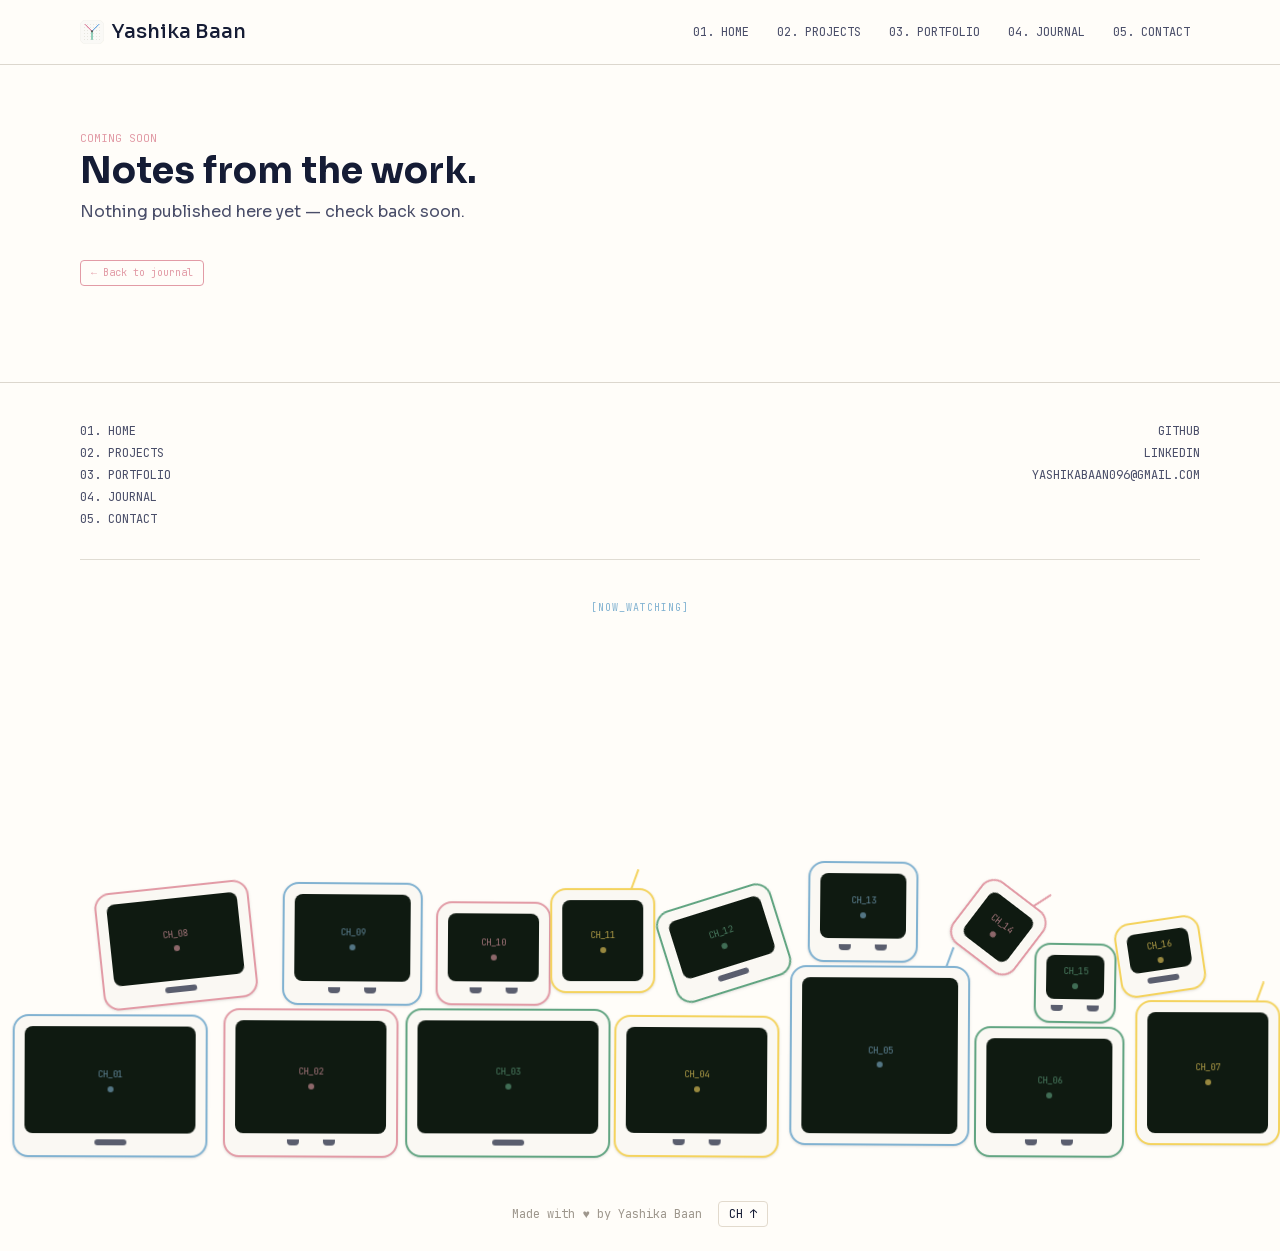
<file: blog/_none/index.html>
<!DOCTYPE html><html lang="en" class="_0T98Aa_variable ggYvfa_variable"><head><meta charSet="utf-8"/><meta name="viewport" content="width=device-width, initial-scale=1"/><link rel="preload" href="/_next/static/media/9a321a2c78eff0b5-s.p.1bkzbscqrt8rl.woff2" as="font" crossorigin="" type="font/woff2"/><link rel="preload" href="/_next/static/media/bc8ed407dc77c57a-s.p.1hey5yyym6mz_.woff2" as="font" crossorigin="" type="font/woff2"/><link rel="preload" as="image" href="/logo.svg"/><link rel="stylesheet" href="/_next/static/chunks/1nw2wqmllrl9n.css" data-precedence="next"/><link rel="preload" as="script" fetchPriority="low" href="/_next/static/chunks/0y3v_gwlex4io.js"/><script src="/_next/static/chunks/1uit7_s1bksv6.js" async=""></script><script src="/_next/static/chunks/092r-mewpaf3q.js" async=""></script><script src="/_next/static/chunks/turbopack-2u1d16houkiyo.js" async=""></script><script src="/_next/static/chunks/1-s8ehwgfnxob.js" async=""></script><script src="/_next/static/chunks/2uel4ukpxjqrg.js" async=""></script><title>Journal | Yashika Baan</title><meta name="description" content="Portfolio of Yashika Baan, a frontend engineer in Japan."/><link rel="icon" href="/logo.svg"/><meta name="next-size-adjust" content=""/><script src="/_next/static/chunks/0cz1d0mv5g_q7.js" noModule=""></script></head><body class="flex flex-col min-h-screen bg-bg"><div hidden=""><!--$--><!--/$--></div><div class="flex-1 flex flex-col"><header class="w-full sticky top-0 z-50 bg-bg border-b border-border"><div class="w-full max-w-6xl mx-auto px-4 flex items-center justify-between h-16"><a class="flex items-center gap-2 text-xl font-medium text-text" href="/"><img alt="" width="24" height="24" decoding="async" data-nimg="1" style="color:transparent" src="/logo.svg"/>Yashika Baan</a><nav class="hidden md:flex items-center gap-2"><a class="px-2.5 py-1.5 font-mono text-xs text-text-secondary hover:text-text" href="/">01. HOME</a><a class="px-2.5 py-1.5 font-mono text-xs text-text-secondary hover:text-text" href="/projects/">02. PROJECTS</a><a class="px-2.5 py-1.5 font-mono text-xs text-text-secondary hover:text-text" href="/portfolio/">03. PORTFOLIO</a><a class="px-2.5 py-1.5 font-mono text-xs text-text-secondary hover:text-text" href="/blog/">04. JOURNAL</a><a class="px-2.5 py-1.5 font-mono text-xs text-text-secondary hover:text-text" href="/#contact">05. CONTACT</a></nav><div class="md:hidden"><button type="button" aria-label="Open menu" aria-expanded="false" class="relative z-50 flex h-8 w-8 shrink-0 flex-col items-center justify-center gap-1.5 cursor-pointer"><span class="block h-0.5 w-5 bg-text transition-transform duration-200 "></span><span class="block h-0.5 w-5 bg-text transition-opacity duration-200 "></span><span class="block h-0.5 w-5 bg-text transition-transform duration-200 "></span></button></div></div></header><main class="flex-1 w-full"><div class="w-full max-w-6xl mx-auto px-4 pt-16 pb-24"><div class="flex flex-col gap-8"><div><p class="font-mono text-[11px] text-accent-rose">COMING SOON</p><h1 class="text-4xl font-extrabold text-text mt-1">Notes from the work.</h1><p class="text-text-secondary mt-2">Nothing published here yet — check back soon.</p></div><div><a class="inline-flex items-center justify-center rounded border border-accent-rose px-2.5 py-1 font-mono text-[10px] text-accent-rose" href="/blog/">← Back to journal</a></div></div><!--$--><!--/$--></div></main></div><footer class="relative w-full border-t border-border"><div class="w-full max-w-6xl mx-auto px-4 relative pt-10 pb-6 flex flex-col items-center gap-10"><div class="w-full grid grid-cols-2 gap-x-6 gap-y-3 pb-8 border-b border-border-subtle"><nav class="flex flex-col gap-1.5"><a class="font-mono text-xs text-text-secondary" href="/">01. HOME</a><a class="font-mono text-xs text-text-secondary" href="/projects/">02. PROJECTS</a><a class="font-mono text-xs text-text-secondary" href="/portfolio/">03. PORTFOLIO</a><a class="font-mono text-xs text-text-secondary" href="/blog/">04. JOURNAL</a><a class="font-mono text-xs text-text-secondary" href="/#contact">05. CONTACT</a></nav><div class="flex flex-col items-end gap-1.5 text-right"><a class="font-mono text-xs text-text-secondary" href="https://github.com/yashikabaan">GITHUB</a><a class="font-mono text-xs text-text-secondary" href="https://linkedin.com/in/yashikabaan/">LINKEDIN</a><a class="font-mono text-xs text-text-secondary" href="mailto:yashikabaan096@gmail.com">YASHIKABAAN096@GMAIL.COM</a></div></div><div><div class="w-full" style="height:520px" aria-hidden="true"></div></div><div class="flex items-center gap-4"><p class="font-mono text-xs text-text-muted">Made with ♥ by <!-- -->Yashika Baan</p><button type="button" aria-label="Back to top" class="font-mono text-xs px-2.5 py-1 rounded border border-border-strong text-text cursor-pointer transition-transform hover:scale-105 active:scale-95">CH ↑</button></div></div></footer><script id="_R_">(globalThis["TURBOPACK"] || (globalThis["TURBOPACK"] = [])).push({"otherChunks":["static/chunks/0y3v_gwlex4io.js","static/chunks/1uit7_s1bksv6.js","static/chunks/092r-mewpaf3q.js"],"runtimeModuleIds":[94553]});</script><script src="/_next/static/chunks/0y3v_gwlex4io.js" async=""></script><script>(self.__next_f=self.__next_f||[]).push([0])</script><script>self.__next_f.push([1,"1:\"$Sreact.fragment\"\n2:\"/_next/static/chunks/1-s8ehwgfnxob.js\"\n3:\"/_next/static/chunks/2uel4ukpxjqrg.js\"\n4:I[22016,[\"$2\",\"$3\"],\"\"]\n5:I[5500,[\"$2\",\"$3\"],\"Image\"]\n6:I[82190,[\"$2\",\"$3\"],\"NavLink\"]\n7:I[89759,[\"$2\",\"$3\"],\"MobileNav\"]\n8:I[39756,[\"$2\",\"$3\"],\"default\"]\n9:I[37457,[\"$2\",\"$3\"],\"default\"]\na:I[13642,[\"$2\",\"$3\"],\"Footer\"]\n10:I[97367,[\"$2\",\"$3\"],\"OutletBoundary\"]\n11:\"$Sreact.suspense\"\n13:\"ViewportBoundary\"\n14:I[97367,[\"$2\",\"$3\"],\"$13\"]\n16:\"MetadataBoundary\"\n17:I[97367,[\"$2\",\"$3\"],\"$16\"]\n19:I[68027,[\"$2\",\"$3\"],\"default\",1]\n:HL[\"/_next/static/chunks/1nw2wqmllrl9n.css\",\"style\"]\n:HL[\"/_next/static/media/9a321a2c78eff0b5-s.p.1bkzbscqrt8rl.woff2\",\"font\",{\"crossOrigin\":\"\",\"type\":\"font/woff2\"}]\n:HL[\"/_next/static/media/bc8ed407dc77c57a-s.p.1hey5yyym6mz_.woff2\",\"font\",{\"crossOrigin\":\"\",\"type\":\"font/woff2\"}]\nc:X\ne:[[\"children\",{\"s\":\"__PAGE__\",\"h\":512,\"d\":{\"r\":[\"$\",\"$1\",\"c\",{\"children\":[\"$Lf\",null,[\"$\",\"$L10\",null,{\"children\":[\"$\",\"$11\",null,{\"name\":\"Next.MetadataOutlet\",\"children\":\"$@12\"}]}]]}],\"p\":false,\"v\":null}}]]\nd:[[\"children\",{\"s\":{\"n\":\"slug\",\"t\":\"d\",\"k\":\"_none\",\"s\":[]},\"h\":512,\"d\":{\"r\":[\"$\",\"$1\",\"c\",{\"children\":[null,[\"$\",\"$L8\",null,{\"parallelRouterKey\":\"children\",\"error\":\"$undefined\",\"errorStyles\":\"$undefined\",\"errorScripts\":\"$undefined\",\"template\":[\"$\",\"$L9\",null,{}],\"templateStyles\":\"$undefined\",\"templateScripts\":\"$undefined\",\"notFound\":\"$undefined\",\"forbidden\":\"$undefined\",\"unauthorized\":\"$undefined\"}]]}],\"p\":false,\"v\":\"$c\"},\"c\":\"$Qe\"}]]\nb:[[\"children\",{\"s\":\"blog\",\"h\":512,\"d\":{\"r\":[\"$\",\"$1\",\"c\",{\"children\":[null,[\"$\",\"$L8\",null,{\"parallelRouterKey\":\"children\",\"error\":\"$undefined\",\"errorStyles\":\"$undefined\",\"errorScripts\":\"$undefined\",\"template\":[\"$\",\"$L9\",null,{}],\"templateStyles\":\"$undefined\",\"templateScripts\":\"$undefined\",\"notFound\":\"$undefined\",\"forbidden\":\"$undefined\",\"unauthorized\":\"$undefined\"}]]}],\"p\":false,\"v\":\"$c\"},\"c\":\"$Qd\"}]]\n0:{\"P\":null,\"c\":[\"\",\"blog\",\"_none\",\"\"],\"q\":\"\",\"i\":false,\"t\":{\"t\":{\"s\":\"\",\"h\":528,\"d\":{\"r\":[\"$\",\"$1\",\"c\",{\"children\":[[[\"$\",\"link\",\"0\",{\"rel\":\"stylesheet\",\"href\":\"/_next/static/chunks/1nw2wqmllrl9n.css\",\"precedence\":\"next\",\"crossOrigin\":\"$undefined\",\"nonce\":\"$undefined\"}],[\"$\",\"script\",\"script-0\",{\"src\":\"/_next/static/chunks/1-s8ehwgfnxob.js\",\"async\":true,\"nonce\":\"$undefined\"}],[\"$\",\"script\",\"script-1\",{\"src\":\"/_next/static/chunks/2uel4ukpxjqrg.js\",\"async\":true,\"nonce\":\"$undefined\"}]],[\"$\",\"html\",null,{\"lang\":\"en\",\"className\":\"_0T98Aa_variable ggYvfa_variable\",\"children\":[\"$\",\"body\",null,{\"className\":\"flex flex-col min-h-screen bg-bg\",\"children\":[[\"$\",\"div\",null,{\"className\":\"flex-1 flex flex-col\",\"children\":[[\"$\",\"header\",null,{\"className\":\"w-full sticky top-0 z-50 bg-bg border-b border-border\",\"children\":[\"$\",\"div\",null,{\"className\":\"w-full max-w-6xl mx-auto px-4 flex items-center justify-between h-16\",\"children\":[[\"$\",\"$L4\",null,{\"className\":\"flex items-center gap-2 text-xl font-medium text-text\",\"href\":\"/\",\"children\":[[\"$\",\"$L5\",null,{\"src\":\"/logo.svg\",\"alt\":\"\",\"width\":24,\"height\":24,\"priority\":true}],\"Yashika Baan\"]}],[\"$\",\"nav\",null,{\"className\":\"hidden md:flex items-center gap-2\",\"children\":[[\"$\",\"$L6\",\"/\",{\"href\":\"/\",\"children\":\"01. HOME\"}],[\"$\",\"$L6\",\"/projects\",{\"href\":\"/projects\",\"children\":\"02. PROJECTS\"}],[\"$\",\"$L6\",\"/portfolio\",{\"href\":\"/portfolio\",\"children\":\"03. PORTFOLIO\"}],[\"$\",\"$L6\",\"/blog\",{\"href\":\"/blog\",\"children\":\"04. JOURNAL\"}],[\"$\",\"$L6\",\"/#contact\",{\"href\":\"/#contact\",\"children\":\"05. CONTACT\"}]]}],[\"$\",\"$L7\",null,{\"navigation\":[[\"01. HOME\",\"/\"],[\"02. PROJECTS\",\"/projects\"],[\"03. PORTFOLIO\",\"/portfolio\"],[\"04. JOURNAL\",\"/blog\"],[\"05. CONTACT\",\"/#contact\"]]}]]}]}],[\"$\",\"main\",null,{\"className\":\"flex-1 w-full\",\"children\":[\"$\",\"div\",null,{\"className\":\"w-full max-w-6xl mx-auto px-4 pt-16 pb-24\",\"children\":[\"$\",\"$L8\",null,{\"parallelRouterKey\":\"children\",\"error\":\"$undefined\",\"errorStyles\":\"$undefined\",\"errorScripts\":\"$undefined\",\"template\":[\"$\",\"$L9\",null,{}],\"templateStyles\":\"$undefined\",\"templateScripts\":\"$undefined\",\"notFound\":[[[\"$\",\"title\",null,{\"children\":\"404: This page could not be found.\"}],[\"$\",\"div\",null,{\"style\":{\"fontFamily\":\"system-ui,\\\"Segoe UI\\\",Roboto,Helvetica,Arial,sans-serif,\\\"Apple Color Emoji\\\",\\\"Segoe UI Emoji\\\"\",\"height\":\"100vh\",\"textAlign\":\"center\",\"display\":\"flex\",\"flexDirection\":\"column\",\"alignItems\":\"center\",\"justifyContent\":\"center\"},\"children\":[\"$\",\"div\",null,{\"children\":[[\"$\",\"style\",null,{\"dangerouslySetInnerHTML\":{\"__html\":\"body{color:#000;background:#fff;margin:0}.next-error-h1{border-right:1px solid rgba(0,0,0,.3)}@media (prefers-color-scheme:dark){body{color:#fff;background:#000}.next-error-h1{border-right:1px solid rgba(255,255,255,.3)}}\"}}],[\"$\",\"h1\",null,{\"className\":\"next-error-h1\",\"style\":{\"display\":\"inline-block\",\"margin\":\"0 20px 0 0\",\"padding\":\"0 23px 0 0\",\"fontSize\":24,\"fontWeight\":500,\"verticalAlign\":\"top\",\"lineHeight\":\"49px\"},\"children\":404}],[\"$\",\"div\",null,{\"style\":{\"display\":\"inline-block\"},\"children\":[\"$\",\"h2\",null,{\"style\":{\"fontSize\":14,\"fontWeight\":400,\"lineHeight\":\"49px\",\"margin\":0},\"children\":\"This page could not be found.\"}]}]]}]}]],[]],\"forbidden\":\"$undefined\",\"unauthorized\":\"$undefined\"}]}]}]]}],[\"$\",\"$La\",null,{\"navigation\":\"$0:t:t:d:r:props:children:1:props:children:props:children:0:props:children:0:props:children:props:children:2:props:navigation\"}]]}]}]]}],\"p\":false,\"v\":null},\"c\":\"$Qb\"},\"h\":{\"r\":[\"$\",\"$1\",\"h\",{\"children\":[null,[\"$\",\"$L14\",null,{\"children\":\"$L15\"}],[\"$\",\"$L17\",null,{\"children\":[[\"$\",\"div\",null,{\"hidden\":true,\"children\":[\"$\",\"$11\",null,{\"name\":\"Next.Metadata\",\"children\":\"$L18\"}]}],null]}],[\"$\",\"meta\",null,{\"name\":\"next-size-adjust\",\"content\":\"\"}]]}],\"p\":false,\"v\":null}},\"m\":\"$undefined\",\"G\":[\"$19\",[[\"$\",\"link\",\"0\",{\"rel\":\"stylesheet\",\"href\":\"/_next/static/chunks/1nw2wqmllrl9n.css\",\"precedence\":\"next\",\"crossOrigin\":\"$undefined\",\"nonce\":\"$undefined\"}]]],\"S\":true,\"r\":\"$undefined\",\"s\":\"$undefined\",\"a\":\"$undefined\",\"l\":\"$undefined\",\"p\":\"$undefined\",\"d\":\"$undefined\",\"b\":\"kUnQ3onnZMRfjYnStuBB0\"}\nc:C\nf:[\"$\",\"div\",null,{\"className\":\"flex flex-col gap-8\",\"children\":[[\"$\",\"div\",null,{\"children\":[[\"$\",\"p\",null,{\"className\":\"font-mono text-[11px] text-accent-rose\",\"children\":\"COMING SOON\"}],[\"$\",\"h1\",null,{\"className\":\"text-4xl font-extrabold text-text mt-1\",\"children\":\"Notes from the work.\"}],[\"$\",\"p\",null,{\"className\":\"text-text-secondary mt-2\",\"children\":\"Nothing published here yet — check back soon.\"}]]}],[\"$\",\"div\",null,{\"children\":[\"$\",\"$L4\",null,{\"href\":\"/blog\",\"className\":\"inline-flex items-center justify-center rounded border border-accent-rose px-2.5 py-1 font-mono text-[10px] text-accent-rose\",\"children\":\"← Back to journal\"}]}]]}]\n15:[[\"$\",\"meta\",\"0\",{\"charSet\":\"utf-8\"}],[\"$\",\"meta\",\"1\",{\"name\":\"viewport\",\"content\":\"width=device-width, initial-scale=1\"}]]\n1a:I[27201,[\"$2\",\"$3\"],\"IconMark\"]\n12:null\n18:[[\"$\",\"title\",\"0\",{\"children\":\"Journal | Yashika Baan\"}],[\"$\",\"meta\",\"1\",{\"name\":\"description\",\"content\":\"Portfolio of Yashika Baan, a frontend engineer in Japan.\"}],[\"$\",\"link\",\"2\",{\"rel\":\"icon\",\"href\":\"/logo.svg\"}],[\"$\",\"$L1a\",\"3\",{}]]\n"])</script></body></html>
</file>
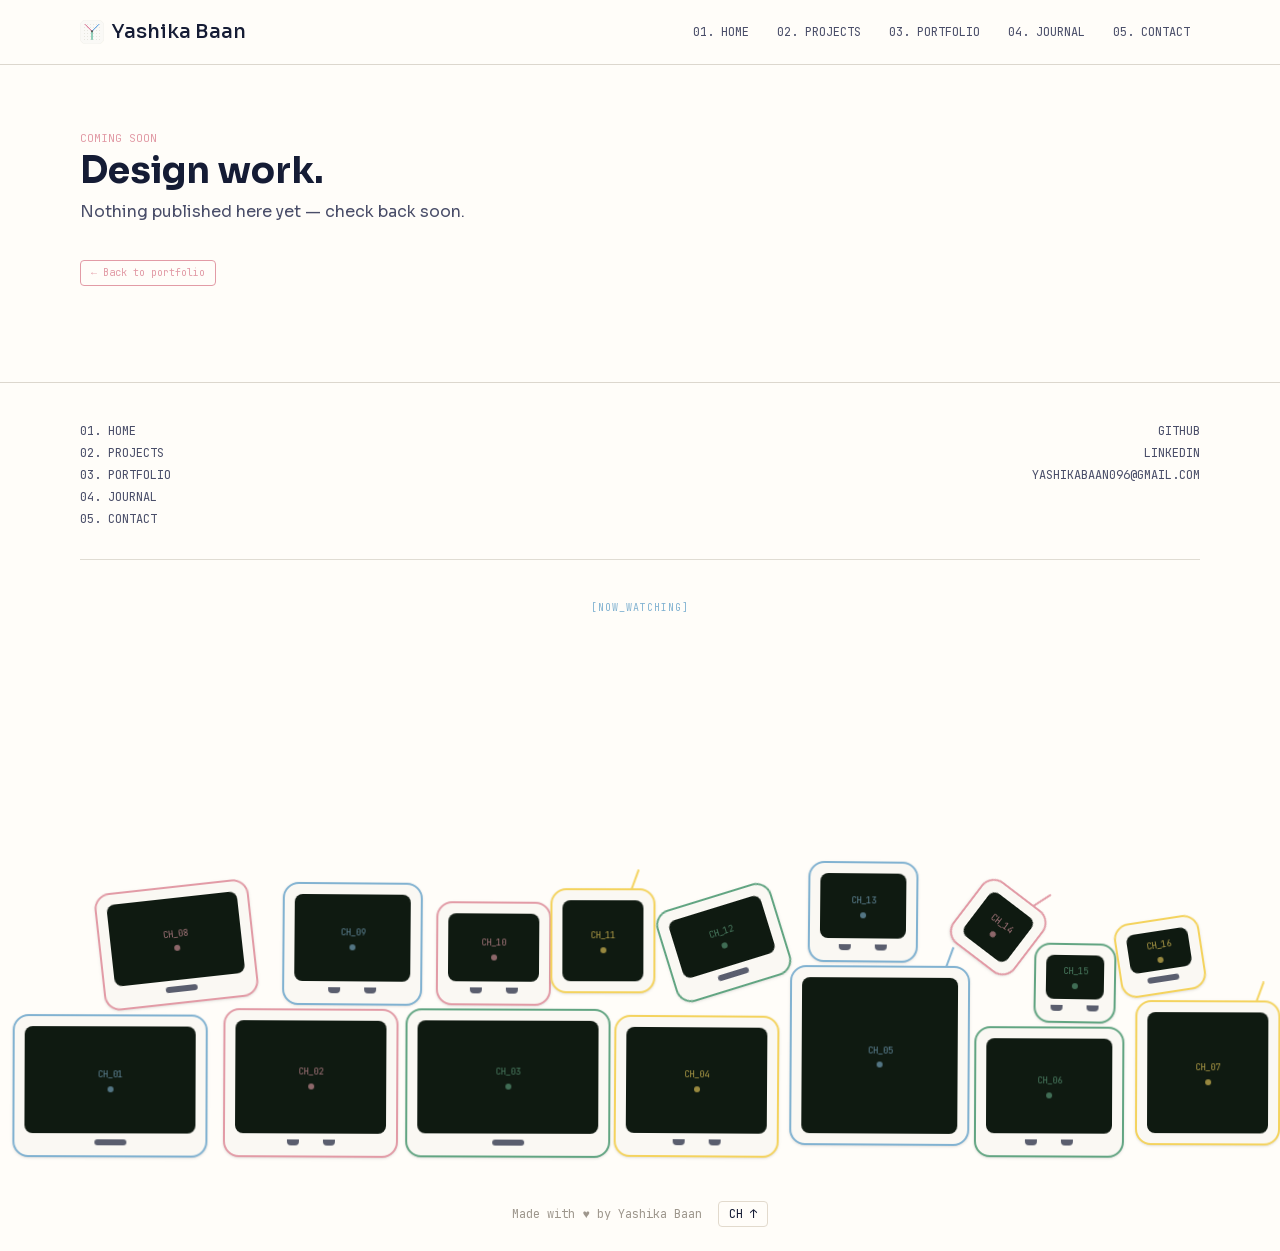
<file: portfolio/_none/index.html>
<!DOCTYPE html><html lang="en" class="_0T98Aa_variable ggYvfa_variable"><head><meta charSet="utf-8"/><meta name="viewport" content="width=device-width, initial-scale=1"/><link rel="preload" href="/_next/static/media/9a321a2c78eff0b5-s.p.1bkzbscqrt8rl.woff2" as="font" crossorigin="" type="font/woff2"/><link rel="preload" href="/_next/static/media/bc8ed407dc77c57a-s.p.1hey5yyym6mz_.woff2" as="font" crossorigin="" type="font/woff2"/><link rel="preload" as="image" href="/logo.svg"/><link rel="stylesheet" href="/_next/static/chunks/1nw2wqmllrl9n.css" data-precedence="next"/><link rel="preload" as="script" fetchPriority="low" href="/_next/static/chunks/0y3v_gwlex4io.js"/><script src="/_next/static/chunks/1uit7_s1bksv6.js" async=""></script><script src="/_next/static/chunks/092r-mewpaf3q.js" async=""></script><script src="/_next/static/chunks/turbopack-2u1d16houkiyo.js" async=""></script><script src="/_next/static/chunks/1-s8ehwgfnxob.js" async=""></script><script src="/_next/static/chunks/2uel4ukpxjqrg.js" async=""></script><title>Portfolio | Yashika Baan</title><meta name="description" content="Portfolio of Yashika Baan, a frontend engineer in Japan."/><link rel="icon" href="/logo.svg"/><meta name="next-size-adjust" content=""/><script src="/_next/static/chunks/0cz1d0mv5g_q7.js" noModule=""></script></head><body class="flex flex-col min-h-screen bg-bg"><div hidden=""><!--$--><!--/$--></div><div class="flex-1 flex flex-col"><header class="w-full sticky top-0 z-50 bg-bg border-b border-border"><div class="w-full max-w-6xl mx-auto px-4 flex items-center justify-between h-16"><a class="flex items-center gap-2 text-xl font-medium text-text" href="/"><img alt="" width="24" height="24" decoding="async" data-nimg="1" style="color:transparent" src="/logo.svg"/>Yashika Baan</a><nav class="hidden md:flex items-center gap-2"><a class="px-2.5 py-1.5 font-mono text-xs text-text-secondary hover:text-text" href="/">01. HOME</a><a class="px-2.5 py-1.5 font-mono text-xs text-text-secondary hover:text-text" href="/projects/">02. PROJECTS</a><a class="px-2.5 py-1.5 font-mono text-xs text-text-secondary hover:text-text" href="/portfolio/">03. PORTFOLIO</a><a class="px-2.5 py-1.5 font-mono text-xs text-text-secondary hover:text-text" href="/blog/">04. JOURNAL</a><a class="px-2.5 py-1.5 font-mono text-xs text-text-secondary hover:text-text" href="/#contact">05. CONTACT</a></nav><div class="md:hidden"><button type="button" aria-label="Open menu" aria-expanded="false" class="relative z-50 flex h-8 w-8 shrink-0 flex-col items-center justify-center gap-1.5 cursor-pointer"><span class="block h-0.5 w-5 bg-text transition-transform duration-200 "></span><span class="block h-0.5 w-5 bg-text transition-opacity duration-200 "></span><span class="block h-0.5 w-5 bg-text transition-transform duration-200 "></span></button></div></div></header><main class="flex-1 w-full"><div class="w-full max-w-6xl mx-auto px-4 pt-16 pb-24"><div class="flex flex-col gap-8"><div><p class="font-mono text-[11px] text-accent-rose">COMING SOON</p><h1 class="text-4xl font-extrabold text-text mt-1">Design work.</h1><p class="text-text-secondary mt-2">Nothing published here yet — check back soon.</p></div><div><a class="inline-flex items-center justify-center rounded border border-accent-rose px-2.5 py-1 font-mono text-[10px] text-accent-rose" href="/portfolio/">← Back to portfolio</a></div></div><!--$--><!--/$--></div></main></div><footer class="relative w-full border-t border-border"><div class="w-full max-w-6xl mx-auto px-4 relative pt-10 pb-6 flex flex-col items-center gap-10"><div class="w-full grid grid-cols-2 gap-x-6 gap-y-3 pb-8 border-b border-border-subtle"><nav class="flex flex-col gap-1.5"><a class="font-mono text-xs text-text-secondary" href="/">01. HOME</a><a class="font-mono text-xs text-text-secondary" href="/projects/">02. PROJECTS</a><a class="font-mono text-xs text-text-secondary" href="/portfolio/">03. PORTFOLIO</a><a class="font-mono text-xs text-text-secondary" href="/blog/">04. JOURNAL</a><a class="font-mono text-xs text-text-secondary" href="/#contact">05. CONTACT</a></nav><div class="flex flex-col items-end gap-1.5 text-right"><a class="font-mono text-xs text-text-secondary" href="https://github.com/yashikabaan">GITHUB</a><a class="font-mono text-xs text-text-secondary" href="https://linkedin.com/in/yashikabaan/">LINKEDIN</a><a class="font-mono text-xs text-text-secondary" href="mailto:yashikabaan096@gmail.com">YASHIKABAAN096@GMAIL.COM</a></div></div><div><div class="w-full" style="height:520px" aria-hidden="true"></div></div><div class="flex items-center gap-4"><p class="font-mono text-xs text-text-muted">Made with ♥ by <!-- -->Yashika Baan</p><button type="button" aria-label="Back to top" class="font-mono text-xs px-2.5 py-1 rounded border border-border-strong text-text cursor-pointer transition-transform hover:scale-105 active:scale-95">CH ↑</button></div></div></footer><script id="_R_">(globalThis["TURBOPACK"] || (globalThis["TURBOPACK"] = [])).push({"otherChunks":["static/chunks/0y3v_gwlex4io.js","static/chunks/1uit7_s1bksv6.js","static/chunks/092r-mewpaf3q.js"],"runtimeModuleIds":[94553]});</script><script src="/_next/static/chunks/0y3v_gwlex4io.js" async=""></script><script>(self.__next_f=self.__next_f||[]).push([0])</script><script>self.__next_f.push([1,"1:\"$Sreact.fragment\"\n2:\"/_next/static/chunks/1-s8ehwgfnxob.js\"\n3:\"/_next/static/chunks/2uel4ukpxjqrg.js\"\n4:I[22016,[\"$2\",\"$3\"],\"\"]\n5:I[5500,[\"$2\",\"$3\"],\"Image\"]\n6:I[82190,[\"$2\",\"$3\"],\"NavLink\"]\n7:I[89759,[\"$2\",\"$3\"],\"MobileNav\"]\n8:I[39756,[\"$2\",\"$3\"],\"default\"]\n9:I[37457,[\"$2\",\"$3\"],\"default\"]\na:I[13642,[\"$2\",\"$3\"],\"Footer\"]\n10:I[97367,[\"$2\",\"$3\"],\"OutletBoundary\"]\n11:\"$Sreact.suspense\"\n13:\"ViewportBoundary\"\n14:I[97367,[\"$2\",\"$3\"],\"$13\"]\n16:\"MetadataBoundary\"\n17:I[97367,[\"$2\",\"$3\"],\"$16\"]\n19:I[68027,[\"$2\",\"$3\"],\"default\",1]\n:HL[\"/_next/static/chunks/1nw2wqmllrl9n.css\",\"style\"]\n:HL[\"/_next/static/media/9a321a2c78eff0b5-s.p.1bkzbscqrt8rl.woff2\",\"font\",{\"crossOrigin\":\"\",\"type\":\"font/woff2\"}]\n:HL[\"/_next/static/media/bc8ed407dc77c57a-s.p.1hey5yyym6mz_.woff2\",\"font\",{\"crossOrigin\":\"\",\"type\":\"font/woff2\"}]\nc:X\ne:[[\"children\",{\"s\":\"__PAGE__\",\"h\":512,\"d\":{\"r\":[\"$\",\"$1\",\"c\",{\"children\":[\"$Lf\",null,[\"$\",\"$L10\",null,{\"children\":[\"$\",\"$11\",null,{\"name\":\"Next.MetadataOutlet\",\"children\":\"$@12\"}]}]]}],\"p\":false,\"v\":null}}]]\nd:[[\"children\",{\"s\":{\"n\":\"id\",\"t\":\"d\",\"k\":\"_none\",\"s\":[]},\"h\":512,\"d\":{\"r\":[\"$\",\"$1\",\"c\",{\"children\":[null,[\"$\",\"$L8\",null,{\"parallelRouterKey\":\"children\",\"error\":\"$undefined\",\"errorStyles\":\"$undefined\",\"errorScripts\":\"$undefined\",\"template\":[\"$\",\"$L9\",null,{}],\"templateStyles\":\"$undefined\",\"templateScripts\":\"$undefined\",\"notFound\":\"$undefined\",\"forbidden\":\"$undefined\",\"unauthorized\":\"$undefined\"}]]}],\"p\":false,\"v\":\"$c\"},\"c\":\"$Qe\"}]]\nb:[[\"children\",{\"s\":\"portfolio\",\"h\":512,\"d\":{\"r\":[\"$\",\"$1\",\"c\",{\"children\":[null,[\"$\",\"$L8\",null,{\"parallelRouterKey\":\"children\",\"error\":\"$undefined\",\"errorStyles\":\"$undefined\",\"errorScripts\":\"$undefined\",\"template\":[\"$\",\"$L9\",null,{}],\"templateStyles\":\"$undefined\",\"templateScripts\":\"$undefined\",\"notFound\":\"$undefined\",\"forbidden\":\"$undefined\",\"unauthorized\":\"$undefined\"}]]}],\"p\":false,\"v\":\"$c\"},\"c\":\"$Qd\"}]]\n0:{\"P\":null,\"c\":[\"\",\"portfolio\",\"_none\",\"\"],\"q\":\"\",\"i\":false,\"t\":{\"t\":{\"s\":\"\",\"h\":528,\"d\":{\"r\":[\"$\",\"$1\",\"c\",{\"children\":[[[\"$\",\"link\",\"0\",{\"rel\":\"stylesheet\",\"href\":\"/_next/static/chunks/1nw2wqmllrl9n.css\",\"precedence\":\"next\",\"crossOrigin\":\"$undefined\",\"nonce\":\"$undefined\"}],[\"$\",\"script\",\"script-0\",{\"src\":\"/_next/static/chunks/1-s8ehwgfnxob.js\",\"async\":true,\"nonce\":\"$undefined\"}],[\"$\",\"script\",\"script-1\",{\"src\":\"/_next/static/chunks/2uel4ukpxjqrg.js\",\"async\":true,\"nonce\":\"$undefined\"}]],[\"$\",\"html\",null,{\"lang\":\"en\",\"className\":\"_0T98Aa_variable ggYvfa_variable\",\"children\":[\"$\",\"body\",null,{\"className\":\"flex flex-col min-h-screen bg-bg\",\"children\":[[\"$\",\"div\",null,{\"className\":\"flex-1 flex flex-col\",\"children\":[[\"$\",\"header\",null,{\"className\":\"w-full sticky top-0 z-50 bg-bg border-b border-border\",\"children\":[\"$\",\"div\",null,{\"className\":\"w-full max-w-6xl mx-auto px-4 flex items-center justify-between h-16\",\"children\":[[\"$\",\"$L4\",null,{\"className\":\"flex items-center gap-2 text-xl font-medium text-text\",\"href\":\"/\",\"children\":[[\"$\",\"$L5\",null,{\"src\":\"/logo.svg\",\"alt\":\"\",\"width\":24,\"height\":24,\"priority\":true}],\"Yashika Baan\"]}],[\"$\",\"nav\",null,{\"className\":\"hidden md:flex items-center gap-2\",\"children\":[[\"$\",\"$L6\",\"/\",{\"href\":\"/\",\"children\":\"01. HOME\"}],[\"$\",\"$L6\",\"/projects\",{\"href\":\"/projects\",\"children\":\"02. PROJECTS\"}],[\"$\",\"$L6\",\"/portfolio\",{\"href\":\"/portfolio\",\"children\":\"03. PORTFOLIO\"}],[\"$\",\"$L6\",\"/blog\",{\"href\":\"/blog\",\"children\":\"04. JOURNAL\"}],[\"$\",\"$L6\",\"/#contact\",{\"href\":\"/#contact\",\"children\":\"05. CONTACT\"}]]}],[\"$\",\"$L7\",null,{\"navigation\":[[\"01. HOME\",\"/\"],[\"02. PROJECTS\",\"/projects\"],[\"03. PORTFOLIO\",\"/portfolio\"],[\"04. JOURNAL\",\"/blog\"],[\"05. CONTACT\",\"/#contact\"]]}]]}]}],[\"$\",\"main\",null,{\"className\":\"flex-1 w-full\",\"children\":[\"$\",\"div\",null,{\"className\":\"w-full max-w-6xl mx-auto px-4 pt-16 pb-24\",\"children\":[\"$\",\"$L8\",null,{\"parallelRouterKey\":\"children\",\"error\":\"$undefined\",\"errorStyles\":\"$undefined\",\"errorScripts\":\"$undefined\",\"template\":[\"$\",\"$L9\",null,{}],\"templateStyles\":\"$undefined\",\"templateScripts\":\"$undefined\",\"notFound\":[[[\"$\",\"title\",null,{\"children\":\"404: This page could not be found.\"}],[\"$\",\"div\",null,{\"style\":{\"fontFamily\":\"system-ui,\\\"Segoe UI\\\",Roboto,Helvetica,Arial,sans-serif,\\\"Apple Color Emoji\\\",\\\"Segoe UI Emoji\\\"\",\"height\":\"100vh\",\"textAlign\":\"center\",\"display\":\"flex\",\"flexDirection\":\"column\",\"alignItems\":\"center\",\"justifyContent\":\"center\"},\"children\":[\"$\",\"div\",null,{\"children\":[[\"$\",\"style\",null,{\"dangerouslySetInnerHTML\":{\"__html\":\"body{color:#000;background:#fff;margin:0}.next-error-h1{border-right:1px solid rgba(0,0,0,.3)}@media (prefers-color-scheme:dark){body{color:#fff;background:#000}.next-error-h1{border-right:1px solid rgba(255,255,255,.3)}}\"}}],[\"$\",\"h1\",null,{\"className\":\"next-error-h1\",\"style\":{\"display\":\"inline-block\",\"margin\":\"0 20px 0 0\",\"padding\":\"0 23px 0 0\",\"fontSize\":24,\"fontWeight\":500,\"verticalAlign\":\"top\",\"lineHeight\":\"49px\"},\"children\":404}],[\"$\",\"div\",null,{\"style\":{\"display\":\"inline-block\"},\"children\":[\"$\",\"h2\",null,{\"style\":{\"fontSize\":14,\"fontWeight\":400,\"lineHeight\":\"49px\",\"margin\":0},\"children\":\"This page could not be found.\"}]}]]}]}]],[]],\"forbidden\":\"$undefined\",\"unauthorized\":\"$undefined\"}]}]}]]}],[\"$\",\"$La\",null,{\"navigation\":\"$0:t:t:d:r:props:children:1:props:children:props:children:0:props:children:0:props:children:props:children:2:props:navigation\"}]]}]}]]}],\"p\":false,\"v\":null},\"c\":\"$Qb\"},\"h\":{\"r\":[\"$\",\"$1\",\"h\",{\"children\":[null,[\"$\",\"$L14\",null,{\"children\":\"$L15\"}],[\"$\",\"$L17\",null,{\"children\":[[\"$\",\"div\",null,{\"hidden\":true,\"children\":[\"$\",\"$11\",null,{\"name\":\"Next.Metadata\",\"children\":\"$L18\"}]}],null]}],[\"$\",\"meta\",null,{\"name\":\"next-size-adjust\",\"content\":\"\"}]]}],\"p\":false,\"v\":null}},\"m\":\"$undefined\",\"G\":[\"$19\",[[\"$\",\"link\",\"0\",{\"rel\":\"stylesheet\",\"href\":\"/_next/static/chunks/1nw2wqmllrl9n.css\",\"precedence\":\"next\",\"crossOrigin\":\"$undefined\",\"nonce\":\"$undefined\"}]]],\"S\":true,\"r\":\"$undefined\",\"s\":\"$undefined\",\"a\":\"$undefined\",\"l\":\"$undefined\",\"p\":\"$undefined\",\"d\":\"$undefined\",\"b\":\"kUnQ3onnZMRfjYnStuBB0\"}\nc:C\nf:[\"$\",\"div\",null,{\"className\":\"flex flex-col gap-8\",\"children\":[[\"$\",\"div\",null,{\"children\":[[\"$\",\"p\",null,{\"className\":\"font-mono text-[11px] text-accent-rose\",\"children\":\"COMING SOON\"}],[\"$\",\"h1\",null,{\"className\":\"text-4xl font-extrabold text-text mt-1\",\"children\":\"Design work.\"}],[\"$\",\"p\",null,{\"className\":\"text-text-secondary mt-2\",\"children\":\"Nothing published here yet — check back soon.\"}]]}],[\"$\",\"div\",null,{\"children\":[\"$\",\"$L4\",null,{\"href\":\"/portfolio\",\"className\":\"inline-flex items-center justify-center rounded border border-accent-rose px-2.5 py-1 font-mono text-[10px] text-accent-rose\",\"children\":\"← Back to portfolio\"}]}]]}]\n15:[[\"$\",\"meta\",\"0\",{\"charSet\":\"utf-8\"}],[\"$\",\"meta\",\"1\",{\"name\":\"viewport\",\"content\":\"width=device-width, initial-scale=1\"}]]\n1a:I[27201,[\"$2\",\"$3\"],\"IconMark\"]\n12:null\n18:[[\"$\",\"title\",\"0\",{\"children\":\"Portfolio | Yashika Baan\"}],[\"$\",\"meta\",\"1\",{\"name\":\"description\",\"content\":\"Portfolio of Yashika Baan, a frontend engineer in Japan.\"}],[\"$\",\"link\",\"2\",{\"rel\":\"icon\",\"href\":\"/logo.svg\"}],[\"$\",\"$L1a\",\"3\",{}]]\n"])</script></body></html>
</file>
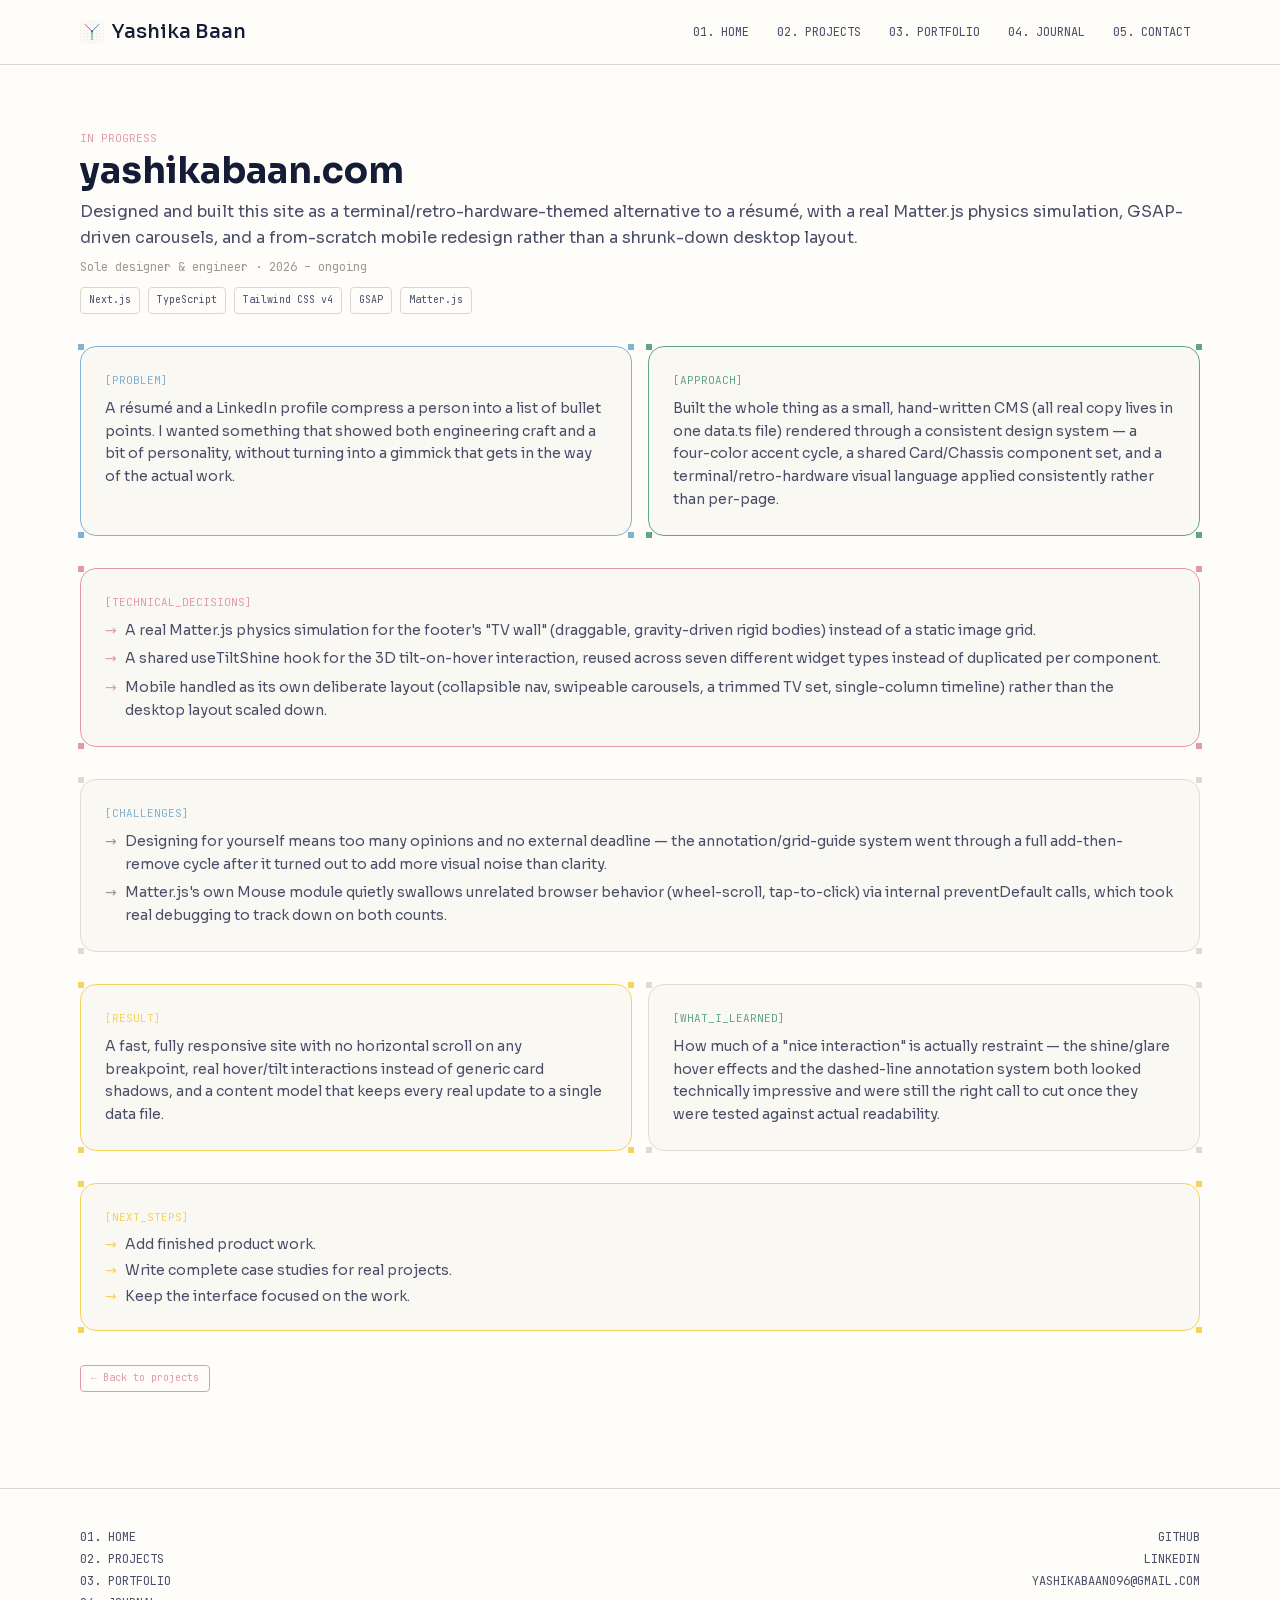
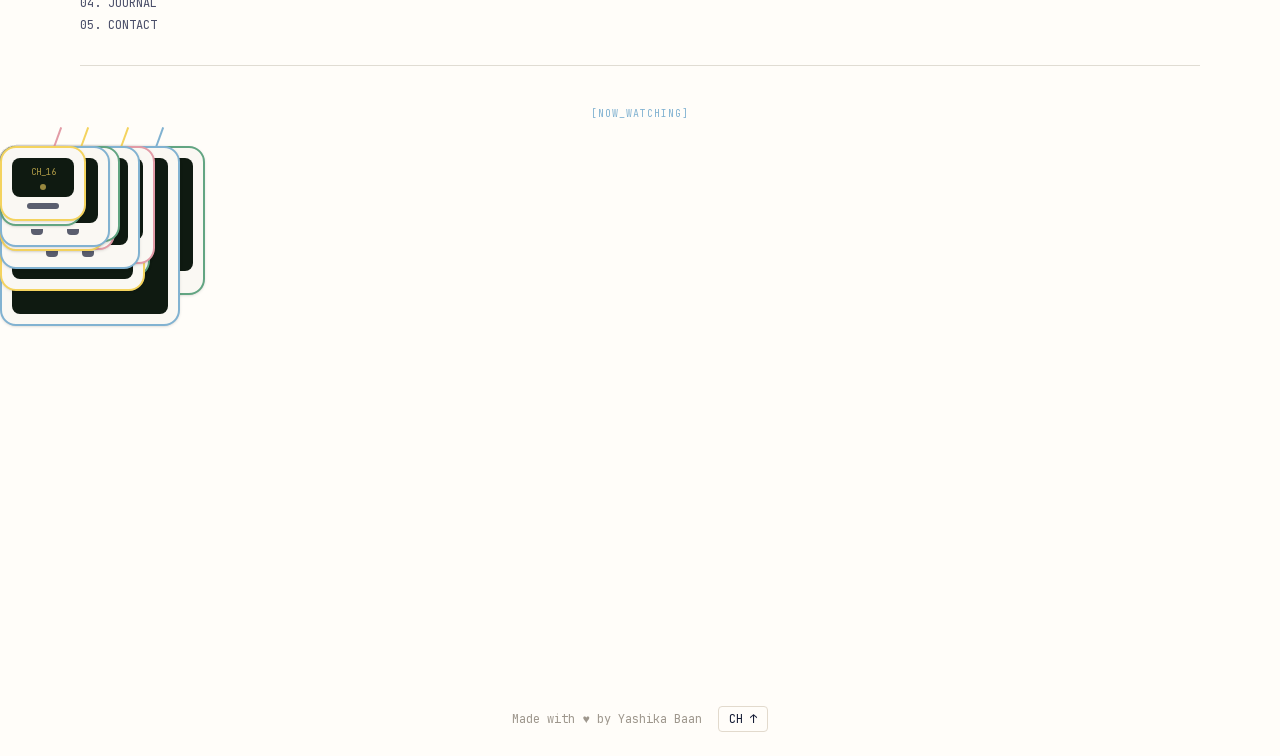
<file: projects/portfolio/index.html>
<!DOCTYPE html><html lang="en" class="_0T98Aa_variable ggYvfa_variable"><head><meta charSet="utf-8"/><meta name="viewport" content="width=device-width, initial-scale=1"/><link rel="preload" href="/_next/static/media/9a321a2c78eff0b5-s.p.1bkzbscqrt8rl.woff2" as="font" crossorigin="" type="font/woff2"/><link rel="preload" href="/_next/static/media/bc8ed407dc77c57a-s.p.1hey5yyym6mz_.woff2" as="font" crossorigin="" type="font/woff2"/><link rel="preload" as="image" href="/logo.svg"/><link rel="stylesheet" href="/_next/static/chunks/1nw2wqmllrl9n.css" data-precedence="next"/><link rel="preload" as="script" fetchPriority="low" href="/_next/static/chunks/0y3v_gwlex4io.js"/><script src="/_next/static/chunks/1uit7_s1bksv6.js" async=""></script><script src="/_next/static/chunks/092r-mewpaf3q.js" async=""></script><script src="/_next/static/chunks/turbopack-2u1d16houkiyo.js" async=""></script><script src="/_next/static/chunks/1-s8ehwgfnxob.js" async=""></script><script src="/_next/static/chunks/2uel4ukpxjqrg.js" async=""></script><title>yashikabaan.com | Yashika Baan</title><meta name="description" content="Portfolio of Yashika Baan, a frontend engineer in Japan."/><link rel="icon" href="/logo.svg"/><meta name="next-size-adjust" content=""/><script src="/_next/static/chunks/0cz1d0mv5g_q7.js" noModule=""></script></head><body class="flex flex-col min-h-screen bg-bg"><div hidden=""><!--$--><!--/$--></div><div class="flex-1 flex flex-col"><header class="w-full sticky top-0 z-50 bg-bg border-b border-border"><div class="w-full max-w-6xl mx-auto px-4 flex items-center justify-between h-16"><a class="flex items-center gap-2 text-xl font-medium text-text" href="/"><img alt="" width="24" height="24" decoding="async" data-nimg="1" style="color:transparent" src="/logo.svg"/>Yashika Baan</a><nav class="hidden md:flex items-center gap-2"><a class="px-2.5 py-1.5 font-mono text-xs text-text-secondary hover:text-text" href="/">01. HOME</a><a class="px-2.5 py-1.5 font-mono text-xs text-text-secondary hover:text-text" href="/projects/">02. PROJECTS</a><a class="px-2.5 py-1.5 font-mono text-xs text-text-secondary hover:text-text" href="/portfolio/">03. PORTFOLIO</a><a class="px-2.5 py-1.5 font-mono text-xs text-text-secondary hover:text-text" href="/blog/">04. JOURNAL</a><a class="px-2.5 py-1.5 font-mono text-xs text-text-secondary hover:text-text" href="/#contact">05. CONTACT</a></nav><div class="md:hidden"><button type="button" aria-label="Open menu" aria-expanded="false" class="relative z-50 flex h-8 w-8 shrink-0 flex-col items-center justify-center gap-1.5 cursor-pointer"><span class="block h-0.5 w-5 bg-text transition-transform duration-200 "></span><span class="block h-0.5 w-5 bg-text transition-opacity duration-200 "></span><span class="block h-0.5 w-5 bg-text transition-transform duration-200 "></span></button></div></div></header><main class="flex-1 w-full"><div class="w-full max-w-6xl mx-auto px-4 pt-16 pb-24"><div class="flex flex-col gap-8"><div><p class="font-mono text-[11px] text-accent-rose">IN PROGRESS</p><h1 class="text-4xl font-extrabold text-text mt-1">yashikabaan.com</h1><p class="text-text-secondary text-base mt-2 leading-relaxed">Designed and built this site as a terminal/retro-hardware-themed alternative to a résumé, with a real Matter.js physics simulation, GSAP-driven carousels, and a from-scratch mobile redesign rather than a shrunk-down desktop layout.</p><p class="font-mono text-xs text-text-muted mt-2">Sole designer &amp; engineer · 2026 – ongoing</p><div class="flex flex-wrap gap-2 mt-3"><span class="border border-border rounded px-2 py-1 font-mono text-[10px] text-text-secondary">Next.js</span><span class="border border-border rounded px-2 py-1 font-mono text-[10px] text-text-secondary">TypeScript</span><span class="border border-border rounded px-2 py-1 font-mono text-[10px] text-text-secondary">Tailwind CSS v4</span><span class="border border-border rounded px-2 py-1 font-mono text-[10px] text-text-secondary">GSAP</span><span class="border border-border rounded px-2 py-1 font-mono text-[10px] text-text-secondary">Matter.js</span></div></div><div class="flex flex-col gap-4 sm:flex-row"><div class="relative rounded-2xl border-[1.5px] border-accent-blue bg-surface p-6 flex-1"><span class="absolute -left-[3px] -top-[3px] size-[6px] bg-accent-blue"></span><span class="absolute -right-[3px] -top-[3px] size-[6px] bg-accent-blue"></span><span class="absolute -bottom-[3px] -left-[3px] size-[6px] bg-accent-blue"></span><span class="absolute -bottom-[3px] -right-[3px] size-[6px] bg-accent-blue"></span><p class="font-mono text-[11px] text-accent-blue">[PROBLEM]</p><p class="text-text-secondary text-sm mt-2 leading-relaxed">A résumé and a LinkedIn profile compress a person into a list of bullet points. I wanted something that showed both engineering craft and a bit of personality, without turning into a gimmick that gets in the way of the actual work.</p></div><div class="relative rounded-2xl border-[1.5px] border-accent-green bg-surface p-6 flex-1"><span class="absolute -left-[3px] -top-[3px] size-[6px] bg-accent-green"></span><span class="absolute -right-[3px] -top-[3px] size-[6px] bg-accent-green"></span><span class="absolute -bottom-[3px] -left-[3px] size-[6px] bg-accent-green"></span><span class="absolute -bottom-[3px] -right-[3px] size-[6px] bg-accent-green"></span><p class="font-mono text-[11px] text-accent-green">[APPROACH]</p><p class="text-text-secondary text-sm mt-2 leading-relaxed">Built the whole thing as a small, hand-written CMS (all real copy lives in one data.ts file) rendered through a consistent design system — a four-color accent cycle, a shared Card/Chassis component set, and a terminal/retro-hardware visual language applied consistently rather than per-page.</p></div></div><div class="relative rounded-2xl border-[1.5px] border-accent-rose bg-surface p-6 "><span class="absolute -left-[3px] -top-[3px] size-[6px] bg-accent-rose"></span><span class="absolute -right-[3px] -top-[3px] size-[6px] bg-accent-rose"></span><span class="absolute -bottom-[3px] -left-[3px] size-[6px] bg-accent-rose"></span><span class="absolute -bottom-[3px] -right-[3px] size-[6px] bg-accent-rose"></span><p class="font-mono text-[11px] text-accent-rose">[TECHNICAL_DECISIONS]</p><ul class="mt-2 flex flex-col gap-1.5"><li class="text-text-secondary text-sm leading-relaxed flex gap-2"><span class="text-accent-rose shrink-0">→</span>A real Matter.js physics simulation for the footer&#x27;s &quot;TV wall&quot; (draggable, gravity-driven rigid bodies) instead of a static image grid.</li><li class="text-text-secondary text-sm leading-relaxed flex gap-2"><span class="text-accent-rose shrink-0">→</span>A shared useTiltShine hook for the 3D tilt-on-hover interaction, reused across seven different widget types instead of duplicated per component.</li><li class="text-text-secondary text-sm leading-relaxed flex gap-2"><span class="text-accent-rose shrink-0">→</span>Mobile handled as its own deliberate layout (collapsible nav, swipeable carousels, a trimmed TV set, single-column timeline) rather than the desktop layout scaled down.</li></ul></div><div class="relative rounded-2xl border-[1.5px] border-border-subtle bg-surface p-6 "><span class="absolute -left-[3px] -top-[3px] size-[6px] bg-border-strong"></span><span class="absolute -right-[3px] -top-[3px] size-[6px] bg-border-strong"></span><span class="absolute -bottom-[3px] -left-[3px] size-[6px] bg-border-strong"></span><span class="absolute -bottom-[3px] -right-[3px] size-[6px] bg-border-strong"></span><p class="font-mono text-[11px] text-accent-blue">[CHALLENGES]</p><ul class="mt-2 flex flex-col gap-1.5"><li class="text-text-secondary text-sm leading-relaxed flex gap-2"><span class="text-text-muted shrink-0">→</span>Designing for yourself means too many opinions and no external deadline — the annotation/grid-guide system went through a full add-then-remove cycle after it turned out to add more visual noise than clarity.</li><li class="text-text-secondary text-sm leading-relaxed flex gap-2"><span class="text-text-muted shrink-0">→</span>Matter.js&#x27;s own Mouse module quietly swallows unrelated browser behavior (wheel-scroll, tap-to-click) via internal preventDefault calls, which took real debugging to track down on both counts.</li></ul></div><div class="flex flex-col gap-4 sm:flex-row"><div class="relative rounded-2xl border-[1.5px] border-accent-yellow bg-surface p-6 flex-1"><span class="absolute -left-[3px] -top-[3px] size-[6px] bg-accent-yellow"></span><span class="absolute -right-[3px] -top-[3px] size-[6px] bg-accent-yellow"></span><span class="absolute -bottom-[3px] -left-[3px] size-[6px] bg-accent-yellow"></span><span class="absolute -bottom-[3px] -right-[3px] size-[6px] bg-accent-yellow"></span><p class="font-mono text-[11px] text-accent-yellow">[RESULT]</p><p class="text-text-secondary text-sm mt-2 leading-relaxed">A fast, fully responsive site with no horizontal scroll on any breakpoint, real hover/tilt interactions instead of generic card shadows, and a content model that keeps every real update to a single data file.</p></div><div class="relative rounded-2xl border-[1.5px] border-border-subtle bg-surface p-6 flex-1"><span class="absolute -left-[3px] -top-[3px] size-[6px] bg-border-strong"></span><span class="absolute -right-[3px] -top-[3px] size-[6px] bg-border-strong"></span><span class="absolute -bottom-[3px] -left-[3px] size-[6px] bg-border-strong"></span><span class="absolute -bottom-[3px] -right-[3px] size-[6px] bg-border-strong"></span><p class="font-mono text-[11px] text-accent-green">[WHAT_I_LEARNED]</p><p class="text-text-secondary text-sm mt-2 leading-relaxed">How much of a &quot;nice interaction&quot; is actually restraint — the shine/glare hover effects and the dashed-line annotation system both looked technically impressive and were still the right call to cut once they were tested against actual readability.</p></div></div><div class="relative rounded-2xl border-[1.5px] border-accent-yellow bg-surface p-6 "><span class="absolute -left-[3px] -top-[3px] size-[6px] bg-accent-yellow"></span><span class="absolute -right-[3px] -top-[3px] size-[6px] bg-accent-yellow"></span><span class="absolute -bottom-[3px] -left-[3px] size-[6px] bg-accent-yellow"></span><span class="absolute -bottom-[3px] -right-[3px] size-[6px] bg-accent-yellow"></span><p class="font-mono text-[11px] text-accent-yellow">[NEXT_STEPS]</p><ul class="mt-2 flex flex-col gap-1.5"><li class="text-text-secondary text-sm flex gap-2"><span class="text-accent-yellow">→</span>Add finished product work.</li><li class="text-text-secondary text-sm flex gap-2"><span class="text-accent-yellow">→</span>Write complete case studies for real projects.</li><li class="text-text-secondary text-sm flex gap-2"><span class="text-accent-yellow">→</span>Keep the interface focused on the work.</li></ul></div><div><a class="inline-flex items-center justify-center rounded border border-accent-rose px-2.5 py-1 font-mono text-[10px] text-accent-rose" href="/projects/">← Back to projects</a></div></div><!--$--><!--/$--></div></main></div><footer class="relative w-full border-t border-border"><div class="w-full max-w-6xl mx-auto px-4 relative pt-10 pb-6 flex flex-col items-center gap-10"><div class="w-full grid grid-cols-2 gap-x-6 gap-y-3 pb-8 border-b border-border-subtle"><nav class="flex flex-col gap-1.5"><a class="font-mono text-xs text-text-secondary" href="/">01. HOME</a><a class="font-mono text-xs text-text-secondary" href="/projects/">02. PROJECTS</a><a class="font-mono text-xs text-text-secondary" href="/portfolio/">03. PORTFOLIO</a><a class="font-mono text-xs text-text-secondary" href="/blog/">04. JOURNAL</a><a class="font-mono text-xs text-text-secondary" href="/#contact">05. CONTACT</a></nav><div class="flex flex-col items-end gap-1.5 text-right"><a class="font-mono text-xs text-text-secondary" href="https://github.com/yashikabaan">GITHUB</a><a class="font-mono text-xs text-text-secondary" href="https://linkedin.com/in/yashikabaan/">LINKEDIN</a><a class="font-mono text-xs text-text-secondary" href="mailto:yashikabaan096@gmail.com">YASHIKABAAN096@GMAIL.COM</a></div></div><div><div class="w-full" style="height:520px" aria-hidden="true"></div></div><div class="flex items-center gap-4"><p class="font-mono text-xs text-text-muted">Made with ♥ by <!-- -->Yashika Baan</p><button type="button" aria-label="Back to top" class="font-mono text-xs px-2.5 py-1 rounded border border-border-strong text-text cursor-pointer transition-transform hover:scale-105 active:scale-95">CH ↑</button></div></div></footer><script id="_R_">(globalThis["TURBOPACK"] || (globalThis["TURBOPACK"] = [])).push({"otherChunks":["static/chunks/0y3v_gwlex4io.js","static/chunks/1uit7_s1bksv6.js","static/chunks/092r-mewpaf3q.js"],"runtimeModuleIds":[94553]});</script><script src="/_next/static/chunks/0y3v_gwlex4io.js" async=""></script><script>(self.__next_f=self.__next_f||[]).push([0])</script><script>self.__next_f.push([1,"1:\"$Sreact.fragment\"\n2:\"/_next/static/chunks/1-s8ehwgfnxob.js\"\n3:\"/_next/static/chunks/2uel4ukpxjqrg.js\"\n4:I[22016,[\"$2\",\"$3\"],\"\"]\n5:I[5500,[\"$2\",\"$3\"],\"Image\"]\n6:I[82190,[\"$2\",\"$3\"],\"NavLink\"]\n7:I[89759,[\"$2\",\"$3\"],\"MobileNav\"]\n8:I[39756,[\"$2\",\"$3\"],\"default\"]\n9:I[37457,[\"$2\",\"$3\"],\"default\"]\na:I[13642,[\"$2\",\"$3\"],\"Footer\"]\n10:I[97367,[\"$2\",\"$3\"],\"OutletBoundary\"]\n11:\"$Sreact.suspense\"\n13:\"ViewportBoundary\"\n14:I[97367,[\"$2\",\"$3\"],\"$13\"]\n16:\"MetadataBoundary\"\n17:I[97367,[\"$2\",\"$3\"],\"$16\"]\n19:I[68027,[\"$2\",\"$3\"],\"default\",1]\n:HL[\"/_next/static/chunks/1nw2wqmllrl9n.css\",\"style\"]\n:HL[\"/_next/static/media/9a321a2c78eff0b5-s.p.1bkzbscqrt8rl.woff2\",\"font\",{\"crossOrigin\":\"\",\"type\":\"font/woff2\"}]\n:HL[\"/_next/static/media/bc8ed407dc77c57a-s.p.1hey5yyym6mz_.woff2\",\"font\",{\"crossOrigin\":\"\",\"type\":\"font/woff2\"}]\nc:X\ne:[[\"children\",{\"s\":\"__PAGE__\",\"h\":512,\"d\":{\"r\":[\"$\",\"$1\",\"c\",{\"children\":[\"$Lf\",null,[\"$\",\"$L10\",null,{\"children\":[\"$\",\"$11\",null,{\"name\":\"Next.MetadataOutlet\",\"children\":\"$@12\"}]}]]}],\"p\":false,\"v\":null}}]]\nd:[[\"children\",{\"s\":{\"n\":\"ID\",\"t\":\"d\",\"k\":\"portfolio\",\"s\":[]},\"h\":512,\"d\":{\"r\":[\"$\",\"$1\",\"c\",{\"children\":[null,[\"$\",\"$L8\",null,{\"parallelRouterKey\":\"children\",\"error\":\"$undefined\",\"errorStyles\":\"$undefined\",\"errorScripts\":\"$undefined\",\"template\":[\"$\",\"$L9\",null,{}],\"templateStyles\":\"$undefined\",\"templateScripts\":\"$undefined\",\"notFound\":\"$undefined\",\"forbidden\":\"$undefined\",\"unauthorized\":\"$undefined\"}]]}],\"p\":false,\"v\":\"$c\"},\"c\":\"$Qe\"}]]\nb:[[\"children\",{\"s\":\"projects\",\"h\":512,\"d\":{\"r\":[\"$\",\"$1\",\"c\",{\"children\":[null,[\"$\",\"$L8\",null,{\"parallelRouterKey\":\"children\",\"error\":\"$undefined\",\"errorStyles\":\"$undefined\",\"errorScripts\":\"$undefined\",\"template\":[\"$\",\"$L9\",null,{}],\"templateStyles\":\"$undefined\",\"templateScripts\":\"$undefined\",\"notFound\":\"$undefined\",\"forbidden\":\"$undefined\",\"unauthorized\":\"$undefined\"}]]}],\"p\":false,\"v\":\"$c\"},\"c\":\"$Qd\"}]]\n0:{\"P\":null,\"c\":[\"\",\"projects\",\"portfolio\",\"\"],\"q\":\"\",\"i\":false,\"t\":{\"t\":{\"s\":\"\",\"h\":528,\"d\":{\"r\":[\"$\",\"$1\",\"c\",{\"children\":[[[\"$\",\"link\",\"0\",{\"rel\":\"stylesheet\",\"href\":\"/_next/static/chunks/1nw2wqmllrl9n.css\",\"precedence\":\"next\",\"crossOrigin\":\"$undefined\",\"nonce\":\"$undefined\"}],[\"$\",\"script\",\"script-0\",{\"src\":\"/_next/static/chunks/1-s8ehwgfnxob.js\",\"async\":true,\"nonce\":\"$undefined\"}],[\"$\",\"script\",\"script-1\",{\"src\":\"/_next/static/chunks/2uel4ukpxjqrg.js\",\"async\":true,\"nonce\":\"$undefined\"}]],[\"$\",\"html\",null,{\"lang\":\"en\",\"className\":\"_0T98Aa_variable ggYvfa_variable\",\"children\":[\"$\",\"body\",null,{\"className\":\"flex flex-col min-h-screen bg-bg\",\"children\":[[\"$\",\"div\",null,{\"className\":\"flex-1 flex flex-col\",\"children\":[[\"$\",\"header\",null,{\"className\":\"w-full sticky top-0 z-50 bg-bg border-b border-border\",\"children\":[\"$\",\"div\",null,{\"className\":\"w-full max-w-6xl mx-auto px-4 flex items-center justify-between h-16\",\"children\":[[\"$\",\"$L4\",null,{\"className\":\"flex items-center gap-2 text-xl font-medium text-text\",\"href\":\"/\",\"children\":[[\"$\",\"$L5\",null,{\"src\":\"/logo.svg\",\"alt\":\"\",\"width\":24,\"height\":24,\"priority\":true}],\"Yashika Baan\"]}],[\"$\",\"nav\",null,{\"className\":\"hidden md:flex items-center gap-2\",\"children\":[[\"$\",\"$L6\",\"/\",{\"href\":\"/\",\"children\":\"01. HOME\"}],[\"$\",\"$L6\",\"/projects\",{\"href\":\"/projects\",\"children\":\"02. PROJECTS\"}],[\"$\",\"$L6\",\"/portfolio\",{\"href\":\"/portfolio\",\"children\":\"03. PORTFOLIO\"}],[\"$\",\"$L6\",\"/blog\",{\"href\":\"/blog\",\"children\":\"04. JOURNAL\"}],[\"$\",\"$L6\",\"/#contact\",{\"href\":\"/#contact\",\"children\":\"05. CONTACT\"}]]}],[\"$\",\"$L7\",null,{\"navigation\":[[\"01. HOME\",\"/\"],[\"02. PROJECTS\",\"/projects\"],[\"03. PORTFOLIO\",\"/portfolio\"],[\"04. JOURNAL\",\"/blog\"],[\"05. CONTACT\",\"/#contact\"]]}]]}]}],[\"$\",\"main\",null,{\"className\":\"flex-1 w-full\",\"children\":[\"$\",\"div\",null,{\"className\":\"w-full max-w-6xl mx-auto px-4 pt-16 pb-24\",\"children\":[\"$\",\"$L8\",null,{\"parallelRouterKey\":\"children\",\"error\":\"$undefined\",\"errorStyles\":\"$undefined\",\"errorScripts\":\"$undefined\",\"template\":[\"$\",\"$L9\",null,{}],\"templateStyles\":\"$undefined\",\"templateScripts\":\"$undefined\",\"notFound\":[[[\"$\",\"title\",null,{\"children\":\"404: This page could not be found.\"}],[\"$\",\"div\",null,{\"style\":{\"fontFamily\":\"system-ui,\\\"Segoe UI\\\",Roboto,Helvetica,Arial,sans-serif,\\\"Apple Color Emoji\\\",\\\"Segoe UI Emoji\\\"\",\"height\":\"100vh\",\"textAlign\":\"center\",\"display\":\"flex\",\"flexDirection\":\"column\",\"alignItems\":\"center\",\"justifyContent\":\"center\"},\"children\":[\"$\",\"div\",null,{\"children\":[[\"$\",\"style\",null,{\"dangerouslySetInnerHTML\":{\"__html\":\"body{color:#000;background:#fff;margin:0}.next-error-h1{border-right:1px solid rgba(0,0,0,.3)}@media (prefers-color-scheme:dark){body{color:#fff;background:#000}.next-error-h1{border-right:1px solid rgba(255,255,255,.3)}}\"}}],[\"$\",\"h1\",null,{\"className\":\"next-error-h1\",\"style\":{\"display\":\"inline-block\",\"margin\":\"0 20px 0 0\",\"padding\":\"0 23px 0 0\",\"fontSize\":24,\"fontWeight\":500,\"verticalAlign\":\"top\",\"lineHeight\":\"49px\"},\"children\":404}],[\"$\",\"div\",null,{\"style\":{\"display\":\"inline-block\"},\"children\":[\"$\",\"h2\",null,{\"style\":{\"fontSize\":14,\"fontWeight\":400,\"lineHeight\":\"49px\",\"margin\":0},\"children\":\"This page could not be found.\"}]}]]}]}]],[]],\"forbidden\":\"$undefined\",\"unauthorized\":\"$undefined\"}]}]}]]}],[\"$\",\"$La\",null,{\"navigation\":\"$0:t:t:d:r:props:children:1:props:children:props:children:0:props:children:0:props:children:props:children:2:props:navigation\"}]]}]}]]}],\"p\":false,\"v\":null},\"c\":\"$Qb\"},\"h\":{\"r\":[\"$\",\"$1\",\"h\",{\"children\":[null,[\"$\",\"$L14\",null,{\"children\":\"$L15\"}],[\"$\",\"$L17\",null,{\"children\":[[\"$\",\"div\",null,{\"hidden\":true,\"children\":[\"$\",\"$11\",null,{\"name\":\"Next.Metadata\",\"children\":\"$L18\"}]}],null]}],[\"$\",\"meta\",null,{\"name\":\"next-size-adjust\",\"content\":\"\"}]]}],\"p\":false,\"v\":null}},\"m\":\"$undefined\",\"G\":[\"$19\",[[\"$\",\"link\",\"0\",{\"rel\":\"stylesheet\",\"href\":\"/_next/static/chunks/1nw2wqmllrl9n.css\",\"precedence\":\"next\",\"crossOrigin\":\"$undefined\",\"nonce\":\"$undefined\"}]]],\"S\":true,\"r\":\"$undefined\",\"s\":\"$undefined\",\"a\":\"$undefined\",\"l\":\"$undefined\",\"p\":\"$undefined\",\"d\":\"$undefined\",\"b\":\"kUnQ3onnZMRfjYnStuBB0\"}\nc:C\nf:[\"$\",\"div\",null,{\"className\":\"flex flex-col gap-8\",\"children\":[[\"$\",\"div\",null,{\"children\":[[\"$\",\"p\",null,{\"className\":\"font-mono text-[11px] text-accent-rose\",\"children\":\"IN PROGRESS\"}],[\"$\",\"h1\",null,{\"className\":\"text-4xl font-extrabold text-text mt-1\",\"children\":\"yashikabaan.com\"}],[\"$\",\"p\",null,{\"className\":\"text-text-secondary text-base mt-2 leading-relaxed\",\"children\":\"Designed and built this site as a terminal/retro-hardware-themed alternative to a résumé, with a real Matter.js physics simulation, GSAP-driven carousels, and a from-scratch mobile redesign rather than a shrunk-down desktop layout.\"}],[\"$\",\"p\",null,{\"className\":\"font-mono text-xs text-text-muted mt-2\",\"children\":\"Sole designer \u0026 engineer · 2026 – ongoing\"}],[\"$\",\"div\",null,{\"className\":\"flex flex-wrap gap-2 mt-3\",\"children\":[[\"$\",\"span\",\"Next.js\",{\"className\":\"border border-border rounded px-2 py-1 font-mono text-[10px] text-text-secondary\",\"children\":\"Next.js\"}],[\"$\",\"span\",\"TypeScript\",{\"className\":\"border border-border rounded px-2 py-1 font-mono text-[10px] text-text-secondary\",\"children\":\"TypeScript\"}],[\"$\",\"span\",\"Tailwind CSS v4\",{\"className\":\"border border-border rounded px-2 py-1 font-mono text-[10px] text-text-secondary\",\"children\":\"Tailwind CSS v4\"}],[\"$\",\"span\",\"GSAP\",{\"className\":\"border border-border rounded px-2 py-1 font-mono text-[10px] text-text-secondary\",\"children\":\"GSAP\"}],[\"$\",\"span\",\"Matter.js\",{\"className\":\"border border-border rounded px-2 py-1 font-mono text-[10px] text-text-secondary\",\"children\":\"Matter.js\"}]]}]]}],[[\"$\",\"div\",null,{\"className\":\"flex flex-col gap-4 sm:flex-row\",\"children\":[[\"$\",\"div\",null,{\"className\":\"relative rounded-2xl border-[1.5px] border-accent-blue bg-surface p-6 flex-1\",\"children\":[[[\"$\",\"span\",null,{\"className\":\"absolute -left-[3px] -top-[3px] size-[6px] bg-accent-blue\"}],[\"$\",\"span\",null,{\"className\":\"absolute -right-[3px] -top-[3px] size-[6px] bg-accent-blue\"}],[\"$\",\"span\",null,{\"className\":\"absolute -bottom-[3px] -left-[3px] size-[6px] bg-accent-blue\"}],[\"$\",\"span\",null,{\"className\":\"absolute -bottom-[3px] -right-[3px] size-[6px] bg-accent-blue\"}]],[[\"$\",\"p\",null,{\"className\":\"font-mono text-[11px] text-accent-blue\",\"children\":\"[PROBLEM]\"}],[\"$\",\"p\",null,{\"className\":\"text-text-secondary text-sm mt-2 leading-relaxed\",\"children\":\"A résumé and a LinkedIn profile compress a person into a list of bullet points. I wanted something that showed both engineering craft and a bit of personality, without turning into a gimmick that gets in the way of the actual work.\"}]]]}],[\"$\",\"div\",null,{\"className\":\"relative rounded-2xl border-[1.5px] border-accent-green bg-surface p-6 flex-1\",\"children\":[[[\"$\",\"span\",null,{\"className\":\"absolute -left-[3px] -top-[3px] size-[6px] bg-accent-green\"}],[\"$\",\"span\",null,{\"className\":\"absolute -right-[3px] -top-[3px] size-[6px] bg-accent-green\"}],[\"$\",\"span\",null,{\"className\":\"absolute -bottom-[3px] -left-[3px] size-[6px] bg-accent-green\"}],[\"$\",\"span\",null,{\"className\":\"absolute -bottom-[3px] -right-[3px] size-[6px] bg-accent-green\"}]],[[\"$\",\"p\",null,{\"className\":\"font-mono text-[11px] text-accent-green\",\"children\":\"[APPROACH]\"}],[\"$\",\"p\",null,{\"className\":\"text-text-secondary text-sm mt-2 leading-relaxed\",\"children\":\"Built the whole thing as a small, hand-written CMS (all real copy lives in one data.ts file) rendered through a consistent design system — a four-color accent cycle, a shared Card/Chassis component set, and a terminal/retro-hardware visual language applied consistently rather than per-page.\"}]]]}]]}],[\"$\",\"div\",null,{\"className\":\"relative rounded-2xl border-[1.5px] border-accent-rose bg-surface p-6 \",\"children\":[[[\"$\",\"span\",null,{\"className\":\"absolute -left-[3px] -top-[3px] size-[6px] bg-accent-rose\"}],[\"$\",\"span\",null,{\"className\":\"absolute -right-[3px] -top-[3px] size-[6px] bg-accent-rose\"}],\"$L1a\",\"$L1b\"],[\"$L1c\",\"$L1d\"]]}],\"$L1e\",\"$L1f\"],\"$L20\",\"$L21\"]}]\n1a:[\"$\",\"span\",null,{\"className\":\"absolute -bottom-[3px] -left-[3px] size-[6px] bg-accent-rose\"}]\n1b:[\"$\",\"span\",null,{\"className\":\"absolute -bottom-[3px] -right-[3px] size-[6px] bg-accent-rose\"}]\n1c:[\"$\",\"p\",null,{\"className\":\"font-mono text-[11px] text-accent-rose\",\"children\":\"[TECHNICAL_DECISIONS]\"}]\n1d:[\"$\",\"ul\",null,{\"className\":\"mt-2 flex flex-col gap-1.5\",\"children\":[[\"$\",\"li\",\"A real Matter.js physics simulation for the footer's \\\"TV wall\\\" (draggable, gravity-driven rigid bodies) instead of a static image grid.\",{\"className\":\"text-text-secondary text-sm leading-relaxed flex gap-2\",\"children\":[[\"$\",\"span\",null,{\"className\":\"text-accent-rose shrink-0\",\"children\":\"→\"}],\"A real Matter.js physics simulation for the footer's \\\"TV wall\\\" (draggable, gravity-driven rigid bodies) instead of a static image grid.\"]}],[\"$\",\"li\",\"A shared useTiltShine hook for the 3D tilt-on-hover interaction, reused across seven different widget types instead of duplicated per component.\",{\"className\":\"text-text-secondary text-sm leading-relaxed flex gap-2\",\"children\":[[\"$\",\"span\",null,{\"className\":\"text-accent-rose shrink-0\",\"children\":\"→\"}],\"A shared useTiltShine hook for the 3D tilt-on-hover interaction, reused across seven different widget types instead of duplicated per component.\"]}],[\"$\",\"li\",\"Mobile handled as its own deliberate layout (collapsible nav, swipeable carousels, a trimmed TV set, single-column timeline) rather than the desktop layout scaled down.\",{\"className\":\"text-text-secondary text-sm leading-relaxed flex gap-2\",\"children\":[[\"$\",\"span\",null,{\"className\":\"text-accent-rose shrink-0\",\"children\":\"→\"}],\"Mobile handled as its own deliberate layout (collapsible nav, swipeable carousels, a trimmed TV set, single-column timeline) rather than the desktop layout scaled down.\"]}]]}]\n1e:[\"$\",\"div\",null,{\"className\":\"relative rounded-2xl border-[1.5px] border-border-subtle bg-surface p-6 \",\"children\":[[[\"$\",\"span\",null,{\"className\":\"absolute -left-[3px] -top-[3px] size-[6px] bg-border-strong\"}],[\"$\",\"span\",null,{\"className\":\"absolute -right-[3px] -top-[3px] size-[6px] bg-border-strong\"}],[\"$\",\"span\",null,{\"className\":\"absolute -bottom-[3px] -left-[3px] size-[6px] bg-border-strong\"}],[\"$\",\"span\",null,{\"className\":\"absolute -bottom-[3px] -right-[3px] size-[6px] bg-border-strong\"}]],[[\"$\",\"p\",null,{\"className\":\"font-mono text-[11px] text-accent-blue\",\"children\":\"[CHALLENGES]\"}],[\"$\",\"ul\",null,{\"className\":\"mt-2 flex flex-col gap-1.5\",\"children\":[[\"$\",\"li\",\"Designing for yourself means too many opinions and no external deadline — the annotation/grid-guide system went through a full add-then-remove cycle after it turned out to add more visual noise than clarity.\",{\"className\":\"text-text-secondary text-sm leading-relaxed flex gap-2\",\"children\":[[\"$\",\"span\",null,{\"className\":\"text-text-muted shrink-0\",\"children\":\"→\"}],\"Designing for yourself means too many opinions and no external deadline — the annotation/grid-guide system went through a full add-then-remove cycle after it turned out to add more visual noise than clarity.\"]}],[\"$\",\"li\",\"Matter.js's own Mouse module quietly swallows unrelated browser behavior (wheel-scroll, tap-to-click) via internal preventDefault calls, which took real debugging to track down on both counts.\",{\"className\":\"text-text-secondary text-sm leading-relaxed flex gap-2\",\"children\":[[\"$\",\"span\",null,{\"className\":\"text-text-muted shrink-0\",\"children\":\"→\"}],\"Matter.js's own Mouse module quietly swallows unrelated browser behavior (wheel-scroll, tap-to-click) via internal preventDefault calls, which took real debugging to track down on both counts.\"]}]]}]]]}]\n1f:[\"$\",\"div\",null,{\"className\":\"flex flex-col gap-4 sm:flex-row\",\"children\":[[\"$\",\"div\",null,{\"className\":\"relative rounded-2xl border-[1.5px] border-accent-yellow bg-surface p-6 flex-1\",\"children\":[[[\"$\",\"span\",null,{\"className\":\"absolute -left-[3px] -top-[3px] size-[6px] bg-accent-yellow\"}],[\"$\",\"span\",null,{\"className\":\"absolute -right-[3px] -top-[3px] size-[6px] bg-accent-yellow\"}],[\"$\",\"span\",null,{\"className\":\"absolute -bottom-[3px] -left-[3px] size-[6px] bg-accent-yellow\"}],[\"$\",\"span\",null,{\"className\":\"absolute -bottom-[3px] -right-[3px] size-[6px] bg-accent-yellow\"}]],[[\"$\",\"p\",null,{\"className\":\"font-mono text-[11px] text-accent-yellow\",\"children\":\"[RESULT]\"}],[\"$\",\"p\",null,{\"className\":\"text-text-secondary text-sm mt-2 leading-relaxed\",\"children\":\"A fast, fully responsive site with no horizontal scroll on any breakpoint, real hover/tilt interactions instead of generic card shadows, and a content model that keeps every real update to a single data file.\"}]]]}],[\"$\",\"div\",null,{\"className\":\"relative rounded-2xl border-[1.5px] border-border-subtle bg-surface p-6 flex-1\",\"children\":[[[\"$\",\"span\",null,{\"className\":\"absolute -left-[3px] -top-[3px] size-[6px] bg-border-strong\"}],[\"$\",\"span\",null,{\"className\":\"absolute -right-[3px] -top-[3px] size-[6px] bg-border-strong\"}],[\"$\",\"span\",null,{\"className\":\"absolute -bottom-[3px] -left-[3px] size-[6px] bg-border-strong\"}],[\"$\",\"span\",null,{\"className\":\"absolute -bottom-[3px] -right-[3px] size-[6px] bg-border-strong\"}]],[[\"$\",\"p\",null,{\"className\":\"font-mono text-[11px] text-accent-green\",\"children\":\"[WHAT_I_LEARNED]\"}],[\"$\",\"p\",null,{\"className\":\"text-text-secondary text-sm mt-2 leading-relaxed\",\"children\":\"How much of a \\\"nice interaction\\\" is actually restraint — the shine/glare hover effects and the dashed-line annotation system both looked technically impressive and were still the right call to cut once they were tested against actual readability.\"}]]]}]]}]\n20:[\"$\",\"div\",null,{\"className\":\"relative rounded-2xl border-[1.5px] border-accent-yellow bg-surface p-6 \",\"children\":[[[\"$\",\"span\",null,{\"className\":\"absolute -left-[3px] -top-[3px] size-[6px] bg-accent-yellow\"}],[\"$\",\"span\",null,{\"className\":\"absolute -right-[3px] -top-[3px] size-[6px] bg-accent-yellow\"}],[\"$\",\"span\",null,{\"className\":\"absolute -bottom-[3px] -left-[3px] size-[6px] bg-accent-yellow\"}],[\"$\",\"span\",null,{\"className\":\"absolute -bottom-[3px] -right-[3px] size-[6px] bg-accent-yellow\"}]],[[\"$\",\"p\",null,{\"className\":\"font-mono text-[11px] text-accent-yellow\",\"children\":\"[NEXT_STEPS]\"}],[\"$\",\"ul\",null,{\"className\":\"mt-2 flex flex-col gap-1.5\",\"children\":[[\"$\",\"li\",\"Add finished product work.\",{\"className\":\"text-text-secondary text-sm flex gap-2\",\"children\":[[\"$\",\"span\",null,{\"className\":\"text-accent-yellow\",\"children\":\"→\"}],\"Add finished product work.\"]}],[\"$\",\"li\",\"Write complete case studies for real projects.\",{\"className\":\"text-text-secondary text-sm flex gap-2\",\"children\":[[\"$\",\"span\",null,{\"className\":\"text-accent-yellow\",\"children\":\"→\"}],\"Write complete case studies for real projects.\"]}],[\"$\",\"li\",\"Keep the interface focused on the work.\",{\"className\":\"text-text-secondary text-sm flex gap-2\",\"children\":[[\"$\",\"span\",null,{\"className\":\"text-accent-yellow\",\"children\":\"→\"}],\"Keep the interface focused on the work.\"]}]]}]]]}]\n21:[\"$\",\"div\",null,{\"children\":[\"$\",\"$L4\",null,{\"href\":\"/projects\",\"className\":\"inline-flex items-center justify-center rounded border border-accent-rose px-2.5 py-1 font-mono text-[10px] text-accent-rose\",\"children\":\"← Back to projects\"}]}]\n15:[[\"$\",\"meta\",\"0\",{\"charSet\":\"utf-8\"}],[\"$\",\"meta\",\"1\",{\"name\":\"viewport\",\"content\":\"width=device-width, initial-scale=1\"}]]\n22:I[27201,[\"$2\",\"$3\"],\"IconMark\"]\n12:null\n18:[[\"$\",\"title\",\"0\",{\"children\":\"yashikabaan.com | Yashika Baan\"}],[\"$\",\"meta\",\"1\",{\"name\":\"description\",\"content\":\"Portfolio of Yashika Baan, a frontend engineer in Japan.\"}],[\"$\",\"link\",\"2\",{\"rel\":\"icon\",\"href\":\"/logo.svg\"}],[\"$\",\"$L22\",\"3\",{}]]\n"])</script></body></html>
</file>
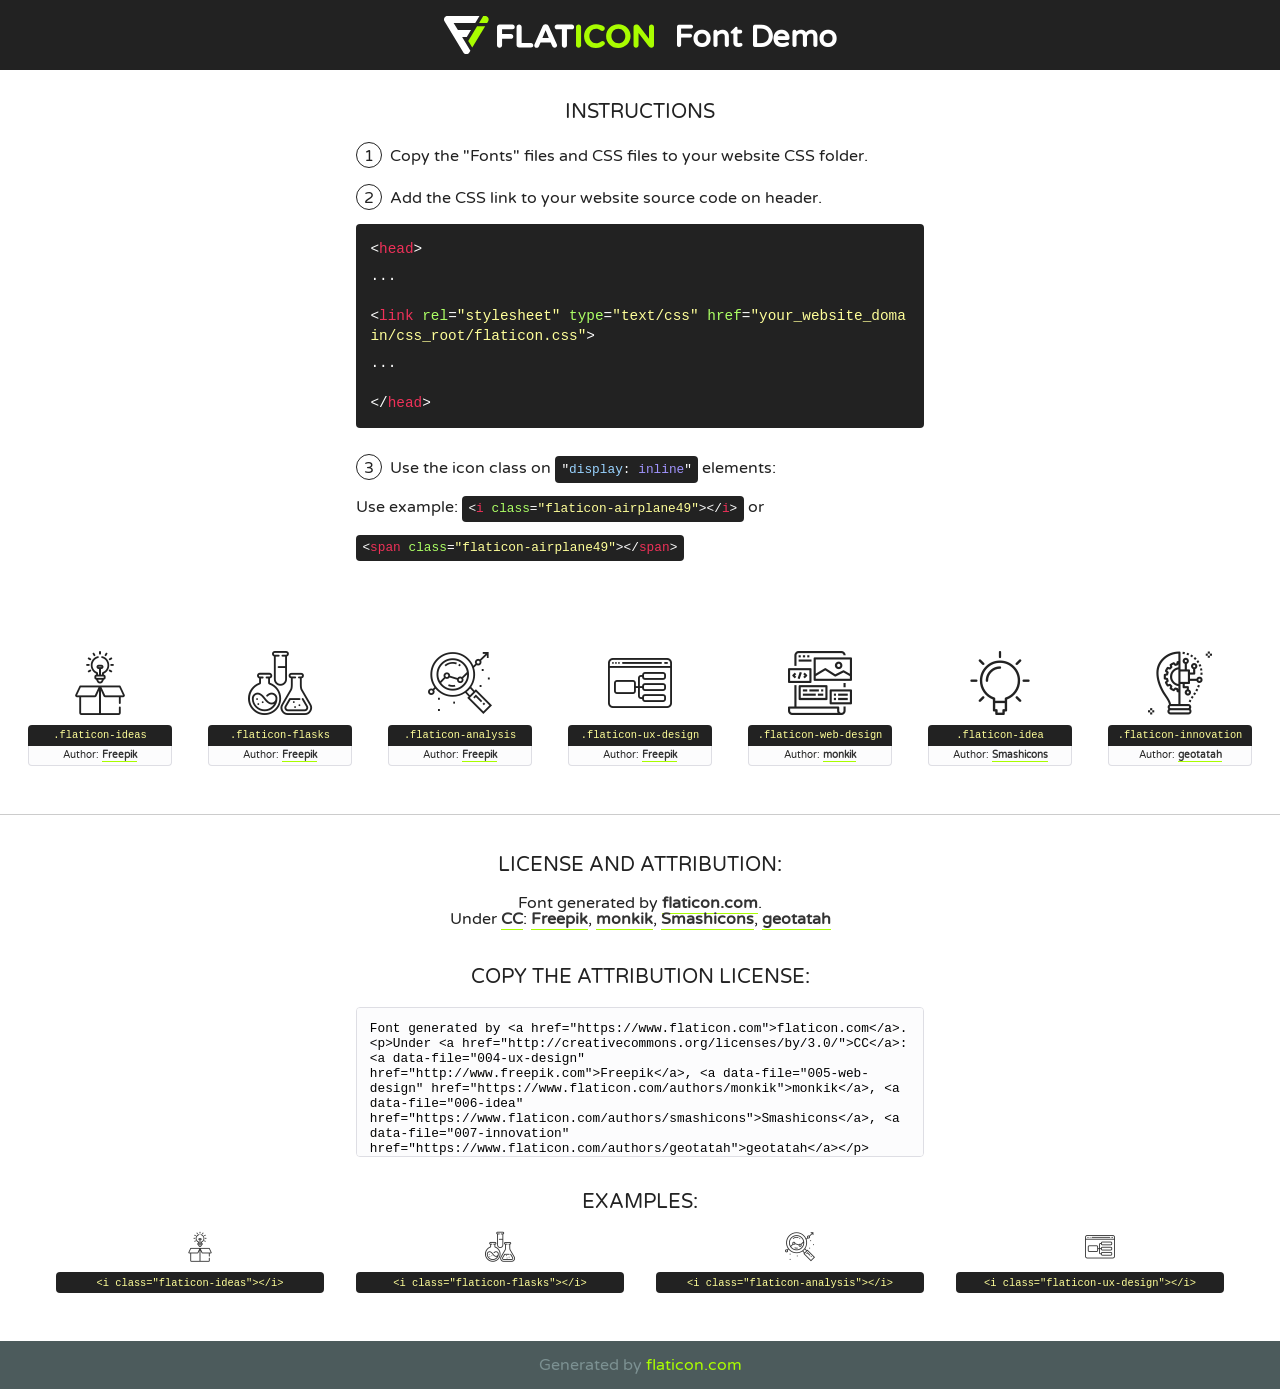
<file: fonts/flaticon/font/flaticon.html>
<!DOCTYPE html>
<!--
  Flaticon icon font: Flaticon
  Creation date: 20/03/2019 02:18
-->
<html>
<!DOCTYPE html>
<html>

<head>
    <title>Flaticon WebFont</title>
    <link href="http://fonts.googleapis.com/css?family=Varela+Round" rel="stylesheet" type="text/css" />
    <link rel="stylesheet" type="text/css" href="flaticon.css">
    <meta charset="UTF-8">
    <style>
    html, body, div, span, applet, object, iframe,
    h1, h2, h3, h4, h5, h6, p, blockquote, pre,
    a, abbr, acronym, address, big, cite, code,
    del, dfn, em, img, ins, kbd, q, s, samp,
    small, strike, strong, sub, sup, tt, var,
    b, u, i, center,
    dl, dt, dd, ol, ul, li,
    fieldset, form, label, legend,
    table, caption, tbody, tfoot, thead, tr, th, td,
    article, aside, canvas, details, embed, 
    figure, figcaption, footer, header, hgroup, 
    menu, nav, output, ruby, section, summary,
    time, mark, audio, video {
        margin: 0;
        padding: 0;
        border: 0;
        font-size: 100%;
        font: inherit;
        vertical-align: baseline;
    }
    /* HTML5 display-role reset for older browsers */
    article, aside, details, figcaption, figure, 
    footer, header, hgroup, menu, nav, section {
        display: block;
    }
    body {
        line-height: 1;
    }
    ol, ul {
        list-style: none;
    }
    blockquote, q {
        quotes: none;
    }
    blockquote:before, blockquote:after,
    q:before, q:after {
        content: '';
        content: none;
    }
    table {
        border-collapse: collapse;
        border-spacing: 0;
    }
    body {
        font-family: 'Varela Round', Helvetica, Arial, sans-serif;
        font-size: 16px;
        color: #222;
    }
    a {
        color: #333;
        border-bottom: 1px solid #a9fd00;
        font-weight: bold;
        text-decoration: none;
    }
    * {
        -moz-box-sizing: border-box;
        -webkit-box-sizing: border-box;
        box-sizing: border-box;
        margin: 0;
        padding: 0;
    }
    [class^="flaticon-"]:before, [class*=" flaticon-"]:before, [class^="flaticon-"]:after, [class*=" flaticon-"]:after {
        font-family: Flaticon;
        font-size: 30px;
        font-style: normal;
        margin-left: 20px;
        color: #333;
    }
    .wrapper {
        max-width: 600px;
        margin: auto;
        padding: 0 1em;
    }
    .title {
        font-size: 1.25em;
        text-align: center;
        margin-bottom: 1em;
        text-transform: uppercase;
    }
    header {
        text-align: center;
        background-color: #222;
        color: #fff;
        padding: 1em;
    }
    header .logo {
        width: 210px;
        height: 38px;
        display: inline-block;
        vertical-align: middle;
        margin-right: 1em;
        border: none;
    }
    header strong {
        font-size: 1.95em;
        font-weight: bold;
        vertical-align: middle;
        margin-top: 5px;
        display: inline-block;
    }
    .demo {
        margin: 2em auto;
        line-height: 1.25em;
    }
    .demo ul li {
        margin-bottom: 1em;
    }
    .demo ul li .num {
        color: #222;
        border-radius: 20px;
        display: inline-block;
        width: 26px;
        padding: 3px;
        height: 26px;
        text-align: center;
        margin-right: 0.5em;
        border: 1px solid #222;
    }
    .demo ul li code {
        background-color: #222;
        border-radius: 4px;
        padding: 0.25em 0.5em;
        display: inline-block;
        color: #fff;
        font-family: Consolas,Monaco,Lucida Console,Liberation Mono,DejaVu Sans Mono,Bitstream Vera Sans Mono,Courier New, monospace;
        font-weight: lighter;
        margin-top: 1em;
        font-size: 0.8em;
        word-break: break-all;
    }
    .demo ul li code.big {
        padding: 1em;
        font-size: 0.9em;
    }
    .demo ul li code .red {
        color: #EF3159;
    }
    .demo ul li code .green {
        color: #ACFF65;
    }
    .demo ul li code .yellow {
        color: #FFFF99;
    }
    .demo ul li code .blue {
        color: #99D3FF;
    }
    .demo ul li code .purple {
        color: #A295FF;
    }
    .demo ul li code .dots {
        margin-top: 0.5em;
        display: block;
    }
    #glyphs {
        border-bottom: 1px solid #ccc;
        padding: 2em 0;
        text-align: center;
    }
    .glyph {
        display: inline-block;
        width: 9em;
        margin: 1em;
        text-align: center;
        vertical-align: top;
        background: #FFF;
    }
    .glyph .glyph-icon {
        padding: 10px;
        display: block;
        font-family:"Flaticon";
        font-size: 64px;
        line-height: 1;
    }
    .glyph .glyph-icon:before {
        font-size: 64px;
        color: #222;
        margin-left: 0;
    }
    .class-name {
        font-size: 0.65em;
        background-color: #222;
        color: #fff;
        border-radius: 4px 4px 0 0;
        padding: 0.5em;
        color: #FFFF99;
        font-family: Consolas,Monaco,Lucida Console,Liberation Mono,DejaVu Sans Mono,Bitstream Vera Sans Mono,Courier New, monospace;
    }
    .author-name {
        font-size: 0.6em;
        background-color: #fcfcfd;
        border: 1px solid #DEDEE4;
        border-top: 0;
        border-radius: 0 0 4px 4px;
        padding: 0.5em;
    }
    .class-name:last-child {
        font-size: 10px;
        color:#888;
    }
    .class-name:last-child a {
        font-size: 10px;
        color:#555;
    }
    .class-name:last-child a:hover {
        color:#a9fd00;
    }
    .glyph > input {
        display: block;
        width: 100px;
        margin: 5px auto;
        text-align: center;
        font-size: 12px;
        cursor: text;
    }
    .glyph > input.icon-input {
        font-family:"Flaticon";
        font-size: 16px;
        margin-bottom: 10px;
    }
    .attribution .title {
        margin-top: 2em;
    }
    .attribution textarea {
        background-color: #fcfcfd;
        padding: 1em;
        border: none;
        box-shadow: none;
        border: 1px solid #DEDEE4;
        border-radius: 4px;
        resize: none;
        width: 100%;
        height: 150px;
        font-size: 0.8em;
        font-family: Consolas,Monaco,Lucida Console,Liberation Mono,DejaVu Sans Mono,Bitstream Vera Sans Mono,Courier New, monospace;
        -webkit-appearance: none;
    }
    .iconsuse {
        margin: 2em auto;
        text-align: center;
        max-width: 1200px;
    }
    .iconsuse:after {
        content: '';
        display: table;
        clear: both;
    }
    .iconsuse .image {
        float: left;
        width: 25%;
        padding: 0 1em;
    }
    .iconsuse .image p {
        margin-bottom: 1em;
    }
    .iconsuse .image span {
        display: block;
        font-size: 0.65em;
        background-color: #222;
        color: #fff;
        border-radius: 4px;
        padding: 0.5em;
        color: #FFFF99;
        margin-top: 1em;
        font-family: Consolas,Monaco,Lucida Console,Liberation Mono,DejaVu Sans Mono,Bitstream Vera Sans Mono,Courier New, monospace;
    }
    #footer {
        text-align: center;
        background-color: #4C5B5C;
        color: #7c9192;
        padding: 1em;
    }
    #footer a {
        border: none;
        color: #a9fd00;
        font-weight: normal;
    }
    @media (max-width: 960px) {
        .iconsuse .image {
            width: 50%;
        }
    }
    @media (max-width: 560px) {
        .iconsuse .image {
            width: 100%;
        }
    }
    </style>
</head>

<body class="characters-off">

    <header>
        <a href="https://www.flaticon.com" target="_blank" class="logo">
            <svg version="1.1" xmlns="http://www.w3.org/2000/svg" xmlns:xlink="http://www.w3.org/1999/xlink" xmlns:a="http://ns.adobe.com/AdobeSVGViewerExtensions/3.0/" viewBox="0 0 560.875 102.036" enable-background="new 0 0 560.875 102.036" xml:space="preserve">
                <defs>
                </defs>
                <g>
                    <g class="letters">
                        <path fill="#ffffff" d="M141.596,29.675c0-3.777,2.985-6.767,6.764-6.767h34.438c3.426,0,6.15,2.728,6.15,6.15
                        c0,3.43-2.724,6.149-6.15,6.149h-27.674v13.091h23.719c3.429,0,6.151,2.724,6.151,6.15c0,3.43-2.723,6.149-6.151,6.149h-23.719
                        v17.574c0,3.773-2.986,6.761-6.764,6.761c-3.779,0-6.764-2.989-6.764-6.761V29.675z"></path>
                        <path fill="#ffffff" d="M193.844,29.149c0-3.781,2.985-6.767,6.764-6.767c3.776,0,6.763,2.985,6.763,6.767v42.957h25.039
                        c3.426,0,6.149,2.726,6.149,6.153c0,3.425-2.723,6.15-6.149,6.15h-31.802c-3.779,0-6.764-2.986-6.764-6.768V29.149z"></path>
                        <path fill="#ffffff" d="M241.891,75.71l21.438-48.407c1.492-3.341,4.215-5.357,7.906-5.357h0.792
                        c3.686,0,6.323,2.017,7.815,5.357l21.439,48.407c0.436,0.967,0.701,1.845,0.701,2.723c0,3.602-2.809,6.501-6.414,6.501
                        c-3.161,0-5.269-1.845-6.499-4.655l-4.132-9.661h-27.059l-4.301,10.102c-1.144,2.631-3.426,4.214-6.237,4.214
                        c-3.517,0-6.24-2.81-6.24-6.325C241.1,77.64,241.451,76.677,241.891,75.71z M279.932,58.666l-8.521-20.297l-8.526,20.297H279.932
                        z"></path>
                        <path fill="#ffffff" d="M314.864,35.387H301.86c-3.429,0-6.239-2.813-6.239-6.238c0-3.429,2.811-6.24,6.239-6.24h39.533
                        c3.426,0,6.237,2.811,6.237,6.24c0,3.425-2.811,6.238-6.237,6.238h-13.001v42.785c0,3.773-2.99,6.761-6.764,6.761
                        c-3.779,0-6.764-2.989-6.764-6.761V35.387z"></path>
                        <path fill="#A9FD00" d="M352.615,29.149c0-3.781,2.985-6.767,6.767-6.767c3.774,0,6.761,2.985,6.761,6.767v49.024
                        c0,3.773-2.987,6.761-6.761,6.761c-3.781,0-6.767-2.989-6.767-6.761V29.149z"></path>
                        <path fill="#A9FD00" d="M374.132,53.836v-0.179c0-17.481,13.178-31.801,32.065-31.801c9.22,0,15.459,2.458,20.557,6.238
                        c1.402,1.054,2.637,2.985,2.637,5.357c0,3.692-2.985,6.59-6.681,6.59c-1.845,0-3.071-0.702-4.044-1.319
                        c-3.776-2.813-7.729-4.393-12.562-4.393c-10.364,0-17.831,8.611-17.831,19.154v0.173c0,10.542,7.291,19.329,17.831,19.329
                        c5.715,0,9.492-1.756,13.359-4.834c1.049-0.874,2.458-1.491,4.039-1.491c3.429,0,6.325,2.813,6.325,6.236
                        c0,2.106-1.056,3.78-2.282,4.834c-5.539,4.834-12.036,7.733-21.878,7.733C387.572,85.464,374.132,71.493,374.132,53.836z"></path>
                        <path fill="#A9FD00" d="M433.009,53.836v-0.179c0-17.481,13.79-31.801,32.766-31.801c18.981,0,32.592,14.143,32.592,31.628v0.173
                        c0,17.483-13.785,31.807-32.769,31.807C446.625,85.464,433.009,71.32,433.009,53.836z M484.224,53.836v-0.179
                        c0-10.539-7.725-19.326-18.626-19.326c-10.893,0-18.449,8.611-18.449,19.154v0.173c0,10.542,7.73,19.329,18.626,19.329
                        C476.676,72.986,484.224,64.378,484.224,53.836z"></path>
                        <path fill="#A9FD00" d="M506.233,29.321c0-3.774,2.99-6.763,6.767-6.763h1.401c3.252,0,5.183,1.583,7.029,3.953l26.093,34.265
                        V29.059c0-3.692,2.99-6.677,6.681-6.677c3.683,0,6.671,2.985,6.671,6.677v48.934c0,3.78-2.987,6.765-6.764,6.765h-0.436
                        c-3.257,0-5.188-1.581-7.034-3.953l-27.056-35.492v32.944c0,3.687-2.985,6.676-6.678,6.676c-3.683,0-6.673-2.989-6.673-6.676
                        V29.321z"></path>
                    </g>
                    <g class="insignia">
                        <path fill="#ffffff" d="M48.372,56.137h12.517l11.156-18.537H37.186L25.688,18.539h57.825L94.668,0H9.271
                        C5.925,0,2.842,1.801,1.198,4.716c-1.644,2.907-1.593,6.482,0.134,9.343l50.38,83.501c1.678,2.781,4.689,4.476,7.938,4.476
                        c3.246,0,6.257-1.695,7.935-4.476l2.898-4.804L48.372,56.137z"></path>
                        <g class="i">
                            <path fill="#A9FD00" d="M93.575,18.539h0.031v0.004l21.652,0.004l2.705-4.488c1.727-2.861,1.778-6.436,0.133-9.343
                            C116.454,1.801,113.371,0,110.026,0h-5.294L93.575,18.539z"></path>
                            <polygon fill="#A9FD00" points="88.291,27.356 64.725,66.486 75.519,84.404 109.942,27.356"></polygon>
                        </g>
                    </g>
                </g>
            </svg>
        </a>
        <strong>Font Demo</strong>
    </header>


    <section class="demo wrapper">

        <p class="title">Instructions</p>

        <ul>
            <li>
                <span class="num">1</span>Copy the "Fonts" files and CSS files to your website CSS folder.
            </li>
            <li>
                <span class="num">2</span>Add the CSS link to your website source code on header.
                <code class="big">
                    &lt;<span class="red">head</span>&gt;
                    <br/><span class="dots">...</span>
                    <br/>&lt;<span class="red">link</span> <span class="green">rel</span>=<span class="yellow">"stylesheet"</span> <span class="green">type</span>=<span class="yellow">"text/css"</span> <span class="green">href</span>=<span class="yellow">"your_website_domain/css_root/flaticon.css"</span>&gt;
                    <br/><span class="dots">...</span>
                    <br/>&lt;/<span class="red">head</span>&gt;
                </code>
            </li>

            <li>
                <p>
                    <span class="num">3</span>Use the icon class on <code>"<span class="blue">display</span>:<span class="purple"> inline</span>"</code> elements:
                    <br />
                    Use example: <code>&lt;<span class="red">i</span> <span class="green">class</span>=<span class="yellow">&quot;flaticon-airplane49&quot;</span>&gt;&lt;/<span class="red">i</span>&gt;</code> or <code>&lt;<span class="red">span</span> <span class="green">class</span>=<span class="yellow">&quot;flaticon-airplane49&quot;</span>&gt;&lt;/<span class="red">span</span>&gt;</code>
            </li>
        </ul>

    </section>




   <section id="glyphs">          
    
      
        <div class="glyph"><div class="glyph-icon flaticon-ideas"></div>
            <div class="class-name">.flaticon-ideas</div>
            <div class="author-name">Author: <a data-file="001-ideas" href="http://www.freepik.com">Freepik</a> </div> 
        </div>        
        
        <div class="glyph"><div class="glyph-icon flaticon-flasks"></div>
            <div class="class-name">.flaticon-flasks</div>
            <div class="author-name">Author: <a data-file="002-flasks" href="http://www.freepik.com">Freepik</a> </div> 
        </div>        
        
        <div class="glyph"><div class="glyph-icon flaticon-analysis"></div>
            <div class="class-name">.flaticon-analysis</div>
            <div class="author-name">Author: <a data-file="003-analysis" href="http://www.freepik.com">Freepik</a> </div> 
        </div>        
        
        <div class="glyph"><div class="glyph-icon flaticon-ux-design"></div>
            <div class="class-name">.flaticon-ux-design</div>
            <div class="author-name">Author: <a data-file="004-ux-design" href="http://www.freepik.com">Freepik</a> </div> 
        </div>        
        
        <div class="glyph"><div class="glyph-icon flaticon-web-design"></div>
            <div class="class-name">.flaticon-web-design</div>
            <div class="author-name">Author: <a data-file="005-web-design" href="https://www.flaticon.com/authors/monkik">monkik</a> </div> 
        </div>        
        
        <div class="glyph"><div class="glyph-icon flaticon-idea"></div>
            <div class="class-name">.flaticon-idea</div>
            <div class="author-name">Author: <a data-file="006-idea" href="https://www.flaticon.com/authors/smashicons">Smashicons</a> </div> 
        </div>        
        
        <div class="glyph"><div class="glyph-icon flaticon-innovation"></div>
            <div class="class-name">.flaticon-innovation</div>
            <div class="author-name">Author: <a data-file="007-innovation" href="https://www.flaticon.com/authors/geotatah">geotatah</a> </div> 
        </div>        
        

    </section>



    <section class="attribution wrapper"   style="text-align:center;">

      <div class="title">License and attribution:</div><div class="attrDiv">Font generated by <a href="https://www.flaticon.com">flaticon.com</a>. <div><p>Under <a href="http://creativecommons.org/licenses/by/3.0/">CC</a>: <a data-file="004-ux-design" href="http://www.freepik.com">Freepik</a>, <a data-file="005-web-design" href="https://www.flaticon.com/authors/monkik">monkik</a>, <a data-file="006-idea" href="https://www.flaticon.com/authors/smashicons">Smashicons</a>, <a data-file="007-innovation" href="https://www.flaticon.com/authors/geotatah">geotatah</a></p>  </div>
      </div>
      <div class="title">Copy the Attribution License:</div>

    <textarea onclick="this.focus();this.select();">Font generated by &lt;a href=&quot;https://www.flaticon.com&quot;&gt;flaticon.com&lt;/a&gt;. <p>Under <a href="http://creativecommons.org/licenses/by/3.0/">CC</a>: <a data-file="004-ux-design" href="http://www.freepik.com">Freepik</a>, <a data-file="005-web-design" href="https://www.flaticon.com/authors/monkik">monkik</a>, <a data-file="006-idea" href="https://www.flaticon.com/authors/smashicons">Smashicons</a>, <a data-file="007-innovation" href="https://www.flaticon.com/authors/geotatah">geotatah</a></p>  
     </textarea>

    </section>

    <section class="iconsuse">

          <div class="title">Examples:</div>            
             
            <div class="image">
                <p>
                    <i class="glyph-icon flaticon-ideas"></i> 
                    <span>&lt;i class=&quot;flaticon-ideas&quot;&gt;&lt;/i&gt;</span>
                </p>
            </div>
            
            <div class="image">
                <p>
                    <i class="glyph-icon flaticon-flasks"></i> 
                    <span>&lt;i class=&quot;flaticon-flasks&quot;&gt;&lt;/i&gt;</span>
                </p>
            </div>
            
            <div class="image">
                <p>
                    <i class="glyph-icon flaticon-analysis"></i> 
                    <span>&lt;i class=&quot;flaticon-analysis&quot;&gt;&lt;/i&gt;</span>
                </p>
            </div>
            
            <div class="image">
                <p>
                    <i class="glyph-icon flaticon-ux-design"></i> 
                    <span>&lt;i class=&quot;flaticon-ux-design&quot;&gt;&lt;/i&gt;</span>
                </p>
            </div>
                       
        </div>
                            
    </section>

<div id="footer">
    <div>Generated by <a href="https://www.flaticon.com">flaticon.com</a>
    </div>
</div>



</body>
</html>
</file>
<file: _next/static/chunks/1nw2wqmllrl9n.css>
@font-face{font-family:Sora;font-style:normal;font-weight:400;font-display:swap;src:url(../media/18cf01bf8eecaa66-s.3go3gb1_xu4rn.woff2)format("woff2");unicode-range:U+100-2BA,U+2BD-2C5,U+2C7-2CC,U+2CE-2D7,U+2DD-2FF,U+304,U+308,U+329,U+1D00-1DBF,U+1E00-1E9F,U+1EF2-1EFF,U+2020,U+20A0-20AB,U+20AD-20C4,U+2113,U+2C60-2C7F,U+A720-A7FF}@font-face{font-family:Sora;font-style:normal;font-weight:400;font-display:swap;src:url(../media/bc8ed407dc77c57a-s.p.1hey5yyym6mz_.woff2)format("woff2");unicode-range:U+??,U+131,U+152-153,U+2BB-2BC,U+2C6,U+2DA,U+2DC,U+304,U+308,U+329,U+2000-206F,U+20AC,U+2122,U+2191,U+2193,U+2212,U+2215,U+FEFF,U+FFFD}@font-face{font-family:Sora;font-style:normal;font-weight:500;font-display:swap;src:url(../media/18cf01bf8eecaa66-s.3go3gb1_xu4rn.woff2)format("woff2");unicode-range:U+100-2BA,U+2BD-2C5,U+2C7-2CC,U+2CE-2D7,U+2DD-2FF,U+304,U+308,U+329,U+1D00-1DBF,U+1E00-1E9F,U+1EF2-1EFF,U+2020,U+20A0-20AB,U+20AD-20C4,U+2113,U+2C60-2C7F,U+A720-A7FF}@font-face{font-family:Sora;font-style:normal;font-weight:500;font-display:swap;src:url(../media/bc8ed407dc77c57a-s.p.1hey5yyym6mz_.woff2)format("woff2");unicode-range:U+??,U+131,U+152-153,U+2BB-2BC,U+2C6,U+2DA,U+2DC,U+304,U+308,U+329,U+2000-206F,U+20AC,U+2122,U+2191,U+2193,U+2212,U+2215,U+FEFF,U+FFFD}@font-face{font-family:Sora;font-style:normal;font-weight:600;font-display:swap;src:url(../media/18cf01bf8eecaa66-s.3go3gb1_xu4rn.woff2)format("woff2");unicode-range:U+100-2BA,U+2BD-2C5,U+2C7-2CC,U+2CE-2D7,U+2DD-2FF,U+304,U+308,U+329,U+1D00-1DBF,U+1E00-1E9F,U+1EF2-1EFF,U+2020,U+20A0-20AB,U+20AD-20C4,U+2113,U+2C60-2C7F,U+A720-A7FF}@font-face{font-family:Sora;font-style:normal;font-weight:600;font-display:swap;src:url(../media/bc8ed407dc77c57a-s.p.1hey5yyym6mz_.woff2)format("woff2");unicode-range:U+??,U+131,U+152-153,U+2BB-2BC,U+2C6,U+2DA,U+2DC,U+304,U+308,U+329,U+2000-206F,U+20AC,U+2122,U+2191,U+2193,U+2212,U+2215,U+FEFF,U+FFFD}@font-face{font-family:Sora;font-style:normal;font-weight:700;font-display:swap;src:url(../media/18cf01bf8eecaa66-s.3go3gb1_xu4rn.woff2)format("woff2");unicode-range:U+100-2BA,U+2BD-2C5,U+2C7-2CC,U+2CE-2D7,U+2DD-2FF,U+304,U+308,U+329,U+1D00-1DBF,U+1E00-1E9F,U+1EF2-1EFF,U+2020,U+20A0-20AB,U+20AD-20C4,U+2113,U+2C60-2C7F,U+A720-A7FF}@font-face{font-family:Sora;font-style:normal;font-weight:700;font-display:swap;src:url(../media/bc8ed407dc77c57a-s.p.1hey5yyym6mz_.woff2)format("woff2");unicode-range:U+??,U+131,U+152-153,U+2BB-2BC,U+2C6,U+2DA,U+2DC,U+304,U+308,U+329,U+2000-206F,U+20AC,U+2122,U+2191,U+2193,U+2212,U+2215,U+FEFF,U+FFFD}@font-face{font-family:Sora Fallback;src:local(Arial);ascent-override:85.29%;descent-override:25.5%;line-gap-override:0.0%;size-adjust:113.73%}._0T98Aa_className{font-family:Sora,Sora Fallback;font-style:normal}._0T98Aa_variable{--font-sora:"Sora", "Sora Fallback"}
@font-face{font-family:JetBrains Mono;font-style:normal;font-weight:400;font-display:swap;src:url(../media/c64053b510252f55-s.1kd-r_s9smv5m.woff2)format("woff2");unicode-range:U+460-52F,U+1C80-1C8A,U+20B4,U+2DE0-2DFF,U+A640-A69F,U+FE2E-FE2F}@font-face{font-family:JetBrains Mono;font-style:normal;font-weight:400;font-display:swap;src:url(../media/733da6bd8dac84c8-s.3hlisc-pwq13z.woff2)format("woff2");unicode-range:U+301,U+400-45F,U+490-491,U+4B0-4B1,U+2116}@font-face{font-family:JetBrains Mono;font-style:normal;font-weight:400;font-display:swap;src:url(../media/784318cea1dfcfa4-s.0-oo9_1x_xmvg.woff2)format("woff2");unicode-range:U+370-377,U+37A-37F,U+384-38A,U+38C,U+38E-3A1,U+3A3-3FF}@font-face{font-family:JetBrains Mono;font-style:normal;font-weight:400;font-display:swap;src:url(../media/7e114457660b62ed-s.36fqqi66-3tjb.woff2)format("woff2");unicode-range:U+102-103,U+110-111,U+128-129,U+168-169,U+1A0-1A1,U+1AF-1B0,U+300-301,U+303-304,U+308-309,U+323,U+329,U+1EA0-1EF9,U+20AB}@font-face{font-family:JetBrains Mono;font-style:normal;font-weight:400;font-display:swap;src:url(../media/9fecbd3e5ea9bccb-s.3_z45zcoc-xoz.woff2)format("woff2");unicode-range:U+100-2BA,U+2BD-2C5,U+2C7-2CC,U+2CE-2D7,U+2DD-2FF,U+304,U+308,U+329,U+1D00-1DBF,U+1E00-1E9F,U+1EF2-1EFF,U+2020,U+20A0-20AB,U+20AD-20C4,U+2113,U+2C60-2C7F,U+A720-A7FF}@font-face{font-family:JetBrains Mono;font-style:normal;font-weight:400;font-display:swap;src:url(../media/9a321a2c78eff0b5-s.p.1bkzbscqrt8rl.woff2)format("woff2");unicode-range:U+??,U+131,U+152-153,U+2BB-2BC,U+2C6,U+2DA,U+2DC,U+304,U+308,U+329,U+2000-206F,U+20AC,U+2122,U+2191,U+2193,U+2212,U+2215,U+FEFF,U+FFFD}@font-face{font-family:JetBrains Mono;font-style:normal;font-weight:500;font-display:swap;src:url(../media/c64053b510252f55-s.1kd-r_s9smv5m.woff2)format("woff2");unicode-range:U+460-52F,U+1C80-1C8A,U+20B4,U+2DE0-2DFF,U+A640-A69F,U+FE2E-FE2F}@font-face{font-family:JetBrains Mono;font-style:normal;font-weight:500;font-display:swap;src:url(../media/733da6bd8dac84c8-s.3hlisc-pwq13z.woff2)format("woff2");unicode-range:U+301,U+400-45F,U+490-491,U+4B0-4B1,U+2116}@font-face{font-family:JetBrains Mono;font-style:normal;font-weight:500;font-display:swap;src:url(../media/784318cea1dfcfa4-s.0-oo9_1x_xmvg.woff2)format("woff2");unicode-range:U+370-377,U+37A-37F,U+384-38A,U+38C,U+38E-3A1,U+3A3-3FF}@font-face{font-family:JetBrains Mono;font-style:normal;font-weight:500;font-display:swap;src:url(../media/7e114457660b62ed-s.36fqqi66-3tjb.woff2)format("woff2");unicode-range:U+102-103,U+110-111,U+128-129,U+168-169,U+1A0-1A1,U+1AF-1B0,U+300-301,U+303-304,U+308-309,U+323,U+329,U+1EA0-1EF9,U+20AB}@font-face{font-family:JetBrains Mono;font-style:normal;font-weight:500;font-display:swap;src:url(../media/9fecbd3e5ea9bccb-s.3_z45zcoc-xoz.woff2)format("woff2");unicode-range:U+100-2BA,U+2BD-2C5,U+2C7-2CC,U+2CE-2D7,U+2DD-2FF,U+304,U+308,U+329,U+1D00-1DBF,U+1E00-1E9F,U+1EF2-1EFF,U+2020,U+20A0-20AB,U+20AD-20C4,U+2113,U+2C60-2C7F,U+A720-A7FF}@font-face{font-family:JetBrains Mono;font-style:normal;font-weight:500;font-display:swap;src:url(../media/9a321a2c78eff0b5-s.p.1bkzbscqrt8rl.woff2)format("woff2");unicode-range:U+??,U+131,U+152-153,U+2BB-2BC,U+2C6,U+2DA,U+2DC,U+304,U+308,U+329,U+2000-206F,U+20AC,U+2122,U+2191,U+2193,U+2212,U+2215,U+FEFF,U+FFFD}@font-face{font-family:JetBrains Mono;font-style:normal;font-weight:600;font-display:swap;src:url(../media/c64053b510252f55-s.1kd-r_s9smv5m.woff2)format("woff2");unicode-range:U+460-52F,U+1C80-1C8A,U+20B4,U+2DE0-2DFF,U+A640-A69F,U+FE2E-FE2F}@font-face{font-family:JetBrains Mono;font-style:normal;font-weight:600;font-display:swap;src:url(../media/733da6bd8dac84c8-s.3hlisc-pwq13z.woff2)format("woff2");unicode-range:U+301,U+400-45F,U+490-491,U+4B0-4B1,U+2116}@font-face{font-family:JetBrains Mono;font-style:normal;font-weight:600;font-display:swap;src:url(../media/784318cea1dfcfa4-s.0-oo9_1x_xmvg.woff2)format("woff2");unicode-range:U+370-377,U+37A-37F,U+384-38A,U+38C,U+38E-3A1,U+3A3-3FF}@font-face{font-family:JetBrains Mono;font-style:normal;font-weight:600;font-display:swap;src:url(../media/7e114457660b62ed-s.36fqqi66-3tjb.woff2)format("woff2");unicode-range:U+102-103,U+110-111,U+128-129,U+168-169,U+1A0-1A1,U+1AF-1B0,U+300-301,U+303-304,U+308-309,U+323,U+329,U+1EA0-1EF9,U+20AB}@font-face{font-family:JetBrains Mono;font-style:normal;font-weight:600;font-display:swap;src:url(../media/9fecbd3e5ea9bccb-s.3_z45zcoc-xoz.woff2)format("woff2");unicode-range:U+100-2BA,U+2BD-2C5,U+2C7-2CC,U+2CE-2D7,U+2DD-2FF,U+304,U+308,U+329,U+1D00-1DBF,U+1E00-1E9F,U+1EF2-1EFF,U+2020,U+20A0-20AB,U+20AD-20C4,U+2113,U+2C60-2C7F,U+A720-A7FF}@font-face{font-family:JetBrains Mono;font-style:normal;font-weight:600;font-display:swap;src:url(../media/9a321a2c78eff0b5-s.p.1bkzbscqrt8rl.woff2)format("woff2");unicode-range:U+??,U+131,U+152-153,U+2BB-2BC,U+2C6,U+2DA,U+2DC,U+304,U+308,U+329,U+2000-206F,U+20AC,U+2122,U+2191,U+2193,U+2212,U+2215,U+FEFF,U+FFFD}@font-face{font-family:JetBrains Mono Fallback;src:local(Arial);ascent-override:75.79%;descent-override:22.29%;line-gap-override:0.0%;size-adjust:134.59%}.ggYvfa_className{font-family:JetBrains Mono,JetBrains Mono Fallback;font-style:normal}.ggYvfa_variable{--font-jetbrains-mono:"JetBrains Mono", "JetBrains Mono Fallback"}
@layer properties{@supports (((-webkit-hyphens:none)) and (not (margin-trim:block))) or ((-moz-orient:inline) and (not (color:rgb(from red r g b)))){*,:before,:after,::backdrop{--tw-translate-x:0;--tw-translate-y:0;--tw-translate-z:0;--tw-rotate-x:initial;--tw-rotate-y:initial;--tw-rotate-z:initial;--tw-skew-x:initial;--tw-skew-y:initial;--tw-border-style:solid;--tw-leading:initial;--tw-font-weight:initial;--tw-tracking:initial;--tw-shadow:0 0 #0000;--tw-shadow-color:initial;--tw-shadow-alpha:100%;--tw-inset-shadow:0 0 #0000;--tw-inset-shadow-color:initial;--tw-inset-shadow-alpha:100%;--tw-ring-color:initial;--tw-ring-shadow:0 0 #0000;--tw-inset-ring-color:initial;--tw-inset-ring-shadow:0 0 #0000;--tw-ring-inset:initial;--tw-ring-offset-width:0px;--tw-ring-offset-color:#fff;--tw-ring-offset-shadow:0 0 #0000;--tw-blur:initial;--tw-brightness:initial;--tw-contrast:initial;--tw-grayscale:initial;--tw-hue-rotate:initial;--tw-invert:initial;--tw-opacity:initial;--tw-saturate:initial;--tw-sepia:initial;--tw-drop-shadow:initial;--tw-drop-shadow-color:initial;--tw-drop-shadow-alpha:100%;--tw-drop-shadow-size:initial;--tw-duration:initial;--tw-ease:initial;--tw-scale-x:1;--tw-scale-y:1;--tw-scale-z:1}}}@layer theme{:root,:host{--font-sans:var(--font-sora), system-ui, sans-serif;--font-mono:var(--font-jetbrains-mono), ui-monospace, monospace;--color-red-500:#fb2c36;--color-black:#000;--color-white:#fff;--spacing:.25rem;--container-sm:24rem;--container-4xl:56rem;--container-6xl:72rem;--text-xs:.75rem;--text-xs--line-height:calc(1 / .75);--text-sm:.875rem;--text-sm--line-height:calc(1.25 / .875);--text-base:1rem;--text-base--line-height:calc(1.5 / 1);--text-lg:1.125rem;--text-lg--line-height:calc(1.75 / 1.125);--text-xl:1.25rem;--text-xl--line-height:calc(1.75 / 1.25);--text-3xl:1.875rem;--text-3xl--line-height:calc(2.25 / 1.875);--text-4xl:2.25rem;--text-4xl--line-height:calc(2.5 / 2.25);--font-weight-medium:500;--font-weight-semibold:600;--font-weight-bold:700;--font-weight-extrabold:800;--tracking-wide:.025em;--tracking-widest:.1em;--leading-tight:1.25;--leading-snug:1.375;--leading-relaxed:1.625;--radius-sm:.25rem;--radius-md:.375rem;--radius-lg:.5rem;--radius-xl:.75rem;--radius-2xl:1rem;--ease-out:cubic-bezier(0, 0, .2, 1);--animate-spin:spin 1s linear infinite;--animate-pulse:pulse 2s cubic-bezier(.4, 0, .6, 1) infinite;--aspect-video:16 / 9;--default-transition-duration:.15s;--default-transition-timing-function:cubic-bezier(.4, 0, .2, 1);--default-font-family:var(--font-sans);--default-mono-font-family:var(--font-mono);--color-bg:#fffdf9;--color-surface:#faf8f3;--color-surface-sunken:#e8e4db;--color-text:#151c35;--color-text-secondary:#4a4e69;--color-text-tertiary:#706b62;--color-text-muted:#9e978d;--color-border:#dcd7ce;--color-border-subtle:#e0dcd3;--color-border-strong:#e2dacd;--color-accent-rose:#e29ba6;--color-accent-blue:#81b2d1;--color-accent-green:#62a582;--color-accent-yellow:#f4d35e}@supports (color:lab(0% 0 0)){:root,:host{--color-red-500:lab(55.4814% 75.0732 48.8528)}}}@layer base{*,:after,:before,::backdrop{box-sizing:border-box;border:0 solid;margin:0;padding:0}::file-selector-button{box-sizing:border-box;border:0 solid;margin:0;padding:0}html,:host{-webkit-text-size-adjust:100%;tab-size:4;line-height:1.5;font-family:var(--default-font-family,-apple-system, BlinkMacSystemFont, "Segoe UI", Roboto, "Helvetica Neue", "Noto Sans", Arial, sans-serif, "Apple Color Emoji", "Segoe UI Emoji", "Segoe UI Symbol", "Noto Color Emoji");font-feature-settings:var(--default-font-feature-settings,normal);font-variation-settings:var(--default-font-variation-settings,normal);-webkit-tap-highlight-color:transparent}hr{height:0;color:inherit;border-top-width:1px}abbr:where([title]){-webkit-text-decoration:underline dotted;text-decoration:underline dotted}h1,h2,h3,h4,h5,h6{font-size:inherit;font-weight:inherit}a{color:inherit;-webkit-text-decoration:inherit;-webkit-text-decoration:inherit;-webkit-text-decoration:inherit;-webkit-text-decoration:inherit;text-decoration:inherit}b,strong{font-weight:bolder}code,kbd,samp,pre{font-family:var(--default-mono-font-family,ui-monospace, SFMono-Regular, Menlo, Monaco, Consolas, "Liberation Mono", "Courier New", monospace);font-feature-settings:var(--default-mono-font-feature-settings,normal);font-variation-settings:var(--default-mono-font-variation-settings,normal);font-size:1em}small{font-size:80%}sub,sup{vertical-align:baseline;font-size:75%;line-height:0;position:relative}sub{bottom:-.25em}sup{top:-.5em}table{text-indent:0;border-color:inherit;border-collapse:collapse}:-moz-focusring:where(:not(iframe)){outline:auto}progress{vertical-align:baseline}summary{display:list-item}ol,ul,menu{list-style:none}img,svg,video,canvas,audio,iframe,embed,object{vertical-align:middle;display:block}img,video{max-width:100%;height:auto}button,input,select,optgroup,textarea{font:inherit;font-feature-settings:inherit;font-variation-settings:inherit;letter-spacing:inherit;color:inherit;opacity:1;background-color:#0000;border-radius:0}::file-selector-button{font:inherit;font-feature-settings:inherit;font-variation-settings:inherit;letter-spacing:inherit;color:inherit;opacity:1;background-color:#0000;border-radius:0}:where(select:is([multiple],[size])) optgroup{font-weight:bolder}:where(select:is([multiple],[size])) optgroup option{padding-inline-start:20px}::file-selector-button{margin-inline-end:4px}::placeholder{opacity:1}@supports (not ((-webkit-appearance:-apple-pay-button))) or (contain-intrinsic-size:1px){::placeholder{color:currentColor}@supports (color:color-mix(in lab, red, red)){::placeholder{color:color-mix(in oklab, currentcolor 50%, transparent)}}}textarea{resize:vertical}::-webkit-search-decoration{-webkit-appearance:none}::-webkit-date-and-time-value{min-height:1lh;text-align:inherit}::-webkit-datetime-edit{display:inline-flex}::-webkit-datetime-edit-fields-wrapper{padding:0}::-webkit-datetime-edit{padding-block:0}::-webkit-datetime-edit-year-field{padding-block:0}::-webkit-datetime-edit-month-field{padding-block:0}::-webkit-datetime-edit-day-field{padding-block:0}::-webkit-datetime-edit-hour-field{padding-block:0}::-webkit-datetime-edit-minute-field{padding-block:0}::-webkit-datetime-edit-second-field{padding-block:0}::-webkit-datetime-edit-millisecond-field{padding-block:0}::-webkit-datetime-edit-meridiem-field{padding-block:0}::-webkit-calendar-picker-indicator{line-height:1}:-moz-ui-invalid{box-shadow:none}button,input:where([type=button],[type=reset],[type=submit]){appearance:button}::file-selector-button{appearance:button}::-webkit-inner-spin-button{height:auto}::-webkit-outer-spin-button{height:auto}[hidden]:where(:not([hidden=until-found])){display:none!important}}@layer components;@layer utilities{.pointer-events-none{pointer-events:none}.visible{visibility:visible}.absolute{position:absolute}.fixed{position:fixed}.relative{position:relative}.static{position:static}.sticky{position:sticky}.inset-0{inset:0}.inset-2\.5{inset:calc(var(--spacing) * 2.5)}.inset-5{inset:calc(var(--spacing) * 5)}.inset-\[30px\]{inset:30px}.inset-x-0{inset-inline:0}.-top-1{top:calc(var(--spacing) * -1)}.-top-2{top:calc(var(--spacing) * -2)}.-top-5{top:calc(var(--spacing) * -5)}.-top-\[3px\]{top:-3px}.-top-px{top:-1px}.top-0{top:0}.top-1{top:var(--spacing)}.top-1\.5{top:calc(var(--spacing) * 1.5)}.top-1\/2{top:50%}.top-2{top:calc(var(--spacing) * 2)}.top-16{top:calc(var(--spacing) * 16)}.-right-0\.5{right:calc(var(--spacing) * -.5)}.-right-6{right:calc(var(--spacing) * -6)}.-right-\[3px\]{right:-3px}.right-0{right:0}.right-1\/2{right:50%}.right-2{right:calc(var(--spacing) * 2)}.right-6{right:calc(var(--spacing) * 6)}.-bottom-\[3px\]{bottom:-3px}.bottom-0{bottom:0}.bottom-1{bottom:var(--spacing)}.bottom-1\.5{bottom:calc(var(--spacing) * 1.5)}.-left-\[3px\]{left:-3px}.left-0{left:0}.left-1\.5{left:calc(var(--spacing) * 1.5)}.left-1\/2{left:50%}.z-10{z-index:10}.z-40{z-index:40}.z-50{z-index:50}.col-start-1{grid-column-start:1}.col-start-2{grid-column-start:2}.row-start-1{grid-row-start:1}.container{width:100%}@media (min-width:40rem){.container{max-width:40rem}}@media (min-width:48rem){.container{max-width:48rem}}@media (min-width:64rem){.container{max-width:64rem}}@media (min-width:80rem){.container{max-width:80rem}}@media (min-width:96rem){.container{max-width:96rem}}.-mx-\[50vw\]{margin-inline:-50vw}.mx-auto{margin-inline:auto}.mt-0\.5{margin-top:calc(var(--spacing) * .5)}.mt-1{margin-top:var(--spacing)}.mt-1\.5{margin-top:calc(var(--spacing) * 1.5)}.mt-2{margin-top:calc(var(--spacing) * 2)}.mt-3{margin-top:calc(var(--spacing) * 3)}.mt-4{margin-top:calc(var(--spacing) * 4)}.mt-8{margin-top:calc(var(--spacing) * 8)}.mt-\[5px\]{margin-top:5px}.mt-\[7px\]{margin-top:7px}.mt-auto{margin-top:auto}.mb-1\.5{margin-bottom:calc(var(--spacing) * 1.5)}.mb-2{margin-bottom:calc(var(--spacing) * 2)}.mb-6{margin-bottom:calc(var(--spacing) * 6)}.line-clamp-1{-webkit-line-clamp:1;-webkit-box-orient:vertical;display:-webkit-box;overflow:hidden}.line-clamp-2{-webkit-line-clamp:2;-webkit-box-orient:vertical;display:-webkit-box;overflow:hidden}.line-clamp-3{-webkit-line-clamp:3;-webkit-box-orient:vertical;display:-webkit-box;overflow:hidden}.line-clamp-4{-webkit-line-clamp:4;-webkit-box-orient:vertical;display:-webkit-box;overflow:hidden}.block{display:block}.contents{display:contents}.flex{display:flex}.grid{display:grid}.hidden{display:none}.inline{display:inline}.inline-block{display:inline-block}.inline-flex{display:inline-flex}.aspect-\[2\/1\]{aspect-ratio:2}.aspect-\[3\/4\]{aspect-ratio:3/4}.aspect-\[4\/3\]{aspect-ratio:4/3}.aspect-\[9\/19\.5\]{aspect-ratio:9/19.5}.aspect-\[16\/10\]{aspect-ratio:16/10}.aspect-square{aspect-ratio:1}.aspect-video{aspect-ratio:var(--aspect-video)}.size-1{width:var(--spacing);height:var(--spacing)}.size-1\.5{width:calc(var(--spacing) * 1.5);height:calc(var(--spacing) * 1.5)}.size-2{width:calc(var(--spacing) * 2);height:calc(var(--spacing) * 2)}.size-2\.5{width:calc(var(--spacing) * 2.5);height:calc(var(--spacing) * 2.5)}.size-3\.5{width:calc(var(--spacing) * 3.5);height:calc(var(--spacing) * 3.5)}.size-4{width:calc(var(--spacing) * 4);height:calc(var(--spacing) * 4)}.size-5{width:calc(var(--spacing) * 5);height:calc(var(--spacing) * 5)}.size-6{width:calc(var(--spacing) * 6);height:calc(var(--spacing) * 6)}.size-20{width:calc(var(--spacing) * 20);height:calc(var(--spacing) * 20)}.size-36{width:calc(var(--spacing) * 36);height:calc(var(--spacing) * 36)}.size-\[6px\]{width:6px;height:6px}.h-0\.5{height:calc(var(--spacing) * .5)}.h-1{height:var(--spacing)}.h-1\.5{height:calc(var(--spacing) * 1.5)}.h-3{height:calc(var(--spacing) * 3)}.h-3\.5{height:calc(var(--spacing) * 3.5)}.h-4{height:calc(var(--spacing) * 4)}.h-6{height:calc(var(--spacing) * 6)}.h-8{height:calc(var(--spacing) * 8)}.h-12{height:calc(var(--spacing) * 12)}.h-16{height:calc(var(--spacing) * 16)}.h-20{height:calc(var(--spacing) * 20)}.h-24{height:calc(var(--spacing) * 24)}.h-32{height:calc(var(--spacing) * 32)}.h-40{height:calc(var(--spacing) * 40)}.h-72{height:calc(var(--spacing) * 72)}.h-80{height:calc(var(--spacing) * 80)}.h-96{height:calc(var(--spacing) * 96)}.h-\[18px\]{height:18px}.h-full{height:100%}.h-px{height:1px}.min-h-0{min-height:0}.min-h-\[48px\]{min-height:48px}.min-h-screen{min-height:100vh}.w-0\.5{width:calc(var(--spacing) * .5)}.w-1\.5{width:calc(var(--spacing) * 1.5)}.w-3{width:calc(var(--spacing) * 3)}.w-4{width:calc(var(--spacing) * 4)}.w-5{width:calc(var(--spacing) * 5)}.w-8{width:calc(var(--spacing) * 8)}.w-10{width:calc(var(--spacing) * 10)}.w-11{width:calc(var(--spacing) * 11)}.w-12{width:calc(var(--spacing) * 12)}.w-14{width:calc(var(--spacing) * 14)}.w-20{width:calc(var(--spacing) * 20)}.w-\[18px\]{width:18px}.w-\[180px\]{width:180px}.w-\[210px\]{width:210px}.w-full{width:100%}.w-px{width:1px}.w-screen{width:100vw}.max-w-4xl{max-width:var(--container-4xl)}.max-w-6xl{max-width:var(--container-6xl)}.max-w-\[240px\]{max-width:240px}.max-w-\[320px\]{max-width:320px}.max-w-\[340px\]{max-width:340px}.max-w-none{max-width:none}.max-w-sm{max-width:var(--container-sm)}.min-w-0{min-width:0}.flex-1{flex:1}.shrink-0{flex-shrink:0}.grow{flex-grow:1}.origin-bottom{transform-origin:bottom}.origin-right{transform-origin:100%}.-translate-x-1\/2{--tw-translate-x:calc(calc(1 / 2 * 100%) * -1);translate:var(--tw-translate-x) var(--tw-translate-y)}.-translate-y-1\/2{--tw-translate-y:calc(calc(1 / 2 * 100%) * -1);translate:var(--tw-translate-x) var(--tw-translate-y)}.-translate-y-2{--tw-translate-y:calc(var(--spacing) * -2);translate:var(--tw-translate-x) var(--tw-translate-y)}.translate-y-2{--tw-translate-y:calc(var(--spacing) * 2);translate:var(--tw-translate-x) var(--tw-translate-y)}.scale-\[1\.07\]{scale:1.07}.-rotate-45{rotate:-45deg}.rotate-45{rotate:45deg}.rotate-\[20deg\]{rotate:20deg}.transform{transform:var(--tw-rotate-x, ) var(--tw-rotate-y, ) var(--tw-rotate-z, ) var(--tw-skew-x, ) var(--tw-skew-y, )}.animate-pulse{animation:var(--animate-pulse)}.animate-spin{animation:var(--animate-spin)}.cursor-grab{cursor:grab}.cursor-pointer{cursor:pointer}.touch-none{touch-action:none}.resize{resize:both}.scroll-mt-20{scroll-margin-top:calc(var(--spacing) * 20)}.grid-cols-2{grid-template-columns:repeat(2,minmax(0,1fr))}.flex-col{flex-direction:column}.flex-wrap{flex-wrap:wrap}.items-baseline{align-items:baseline}.items-center{align-items:center}.items-end{align-items:flex-end}.items-start{align-items:flex-start}.items-stretch{align-items:stretch}.justify-between{justify-content:space-between}.justify-center{justify-content:center}.gap-0\.5{gap:calc(var(--spacing) * .5)}.gap-1{gap:var(--spacing)}.gap-1\.5{gap:calc(var(--spacing) * 1.5)}.gap-2{gap:calc(var(--spacing) * 2)}.gap-2\.5{gap:calc(var(--spacing) * 2.5)}.gap-3{gap:calc(var(--spacing) * 3)}.gap-4{gap:calc(var(--spacing) * 4)}.gap-6{gap:calc(var(--spacing) * 6)}.gap-8{gap:calc(var(--spacing) * 8)}.gap-10{gap:calc(var(--spacing) * 10)}.gap-16{gap:calc(var(--spacing) * 16)}.gap-24{gap:calc(var(--spacing) * 24)}.gap-x-3{column-gap:calc(var(--spacing) * 3)}.gap-x-6{column-gap:calc(var(--spacing) * 6)}.gap-y-0\.5{row-gap:calc(var(--spacing) * .5)}.gap-y-3{row-gap:calc(var(--spacing) * 3)}.truncate{text-overflow:ellipsis;white-space:nowrap;overflow:hidden}.overflow-hidden{overflow:hidden}.overflow-visible{overflow:visible}.rounded{border-radius:.25rem}.rounded-2xl{border-radius:var(--radius-2xl)}.rounded-\[3px\]{border-radius:3px}.rounded-\[10px\]{border-radius:10px}.rounded-\[20px\]{border-radius:20px}.rounded-\[28px\]{border-radius:28px}.rounded-full{border-radius:2147483647px}.rounded-lg{border-radius:var(--radius-lg)}.rounded-md{border-radius:var(--radius-md)}.rounded-sm{border-radius:var(--radius-sm)}.rounded-xl{border-radius:var(--radius-xl)}.rounded-t-\[4px\]{border-top-left-radius:4px;border-top-right-radius:4px}.rounded-l-\[4px\]{border-top-left-radius:4px;border-bottom-left-radius:4px}.rounded-r-\[4px\]{border-top-right-radius:4px;border-bottom-right-radius:4px}.rounded-b{border-bottom-right-radius:.25rem;border-bottom-left-radius:.25rem}.rounded-b-\[4px\]{border-bottom-right-radius:4px;border-bottom-left-radius:4px}.border{border-style:var(--tw-border-style);border-width:1px}.border-2{border-style:var(--tw-border-style);border-width:2px}.border-\[1\.5px\]{border-style:var(--tw-border-style);border-width:1.5px}.border-t{border-top-style:var(--tw-border-style);border-top-width:1px}.border-b{border-bottom-style:var(--tw-border-style);border-bottom-width:1px}.border-dashed{--tw-border-style:dashed;border-style:dashed}.\!border-accent-blue{border-color:var(--color-accent-blue)!important}.\!border-accent-green{border-color:var(--color-accent-green)!important}.\!border-accent-rose{border-color:var(--color-accent-rose)!important}.\!border-accent-yellow{border-color:var(--color-accent-yellow)!important}.border-\[\#1c1a17\]{border-color:#1c1a17}.border-accent-blue{border-color:var(--color-accent-blue)}.border-accent-green{border-color:var(--color-accent-green)}.border-accent-rose{border-color:var(--color-accent-rose)}.border-accent-yellow{border-color:var(--color-accent-yellow)}.border-accent-yellow\/50{border-color:#f4d35e80}@supports (color:color-mix(in lab, red, red)){.border-accent-yellow\/50{border-color:color-mix(in oklab, var(--color-accent-yellow) 50%, transparent)}}.border-black{border-color:var(--color-black)}.border-border{border-color:var(--color-border)}.border-border-strong{border-color:var(--color-border-strong)}.border-border-subtle{border-color:var(--color-border-subtle)}.border-surface{border-color:var(--color-surface)}.border-text-tertiary\/15{border-color:#706b6226}@supports (color:color-mix(in lab, red, red)){.border-text-tertiary\/15{border-color:color-mix(in oklab, var(--color-text-tertiary) 15%, transparent)}}.border-text-tertiary\/20{border-color:#706b6233}@supports (color:color-mix(in lab, red, red)){.border-text-tertiary\/20{border-color:color-mix(in oklab, var(--color-text-tertiary) 20%, transparent)}}.border-text-tertiary\/30{border-color:#706b624d}@supports (color:color-mix(in lab, red, red)){.border-text-tertiary\/30{border-color:color-mix(in oklab, var(--color-text-tertiary) 30%, transparent)}}.\!bg-accent-blue\/10{background-color:#81b2d11a!important}@supports (color:color-mix(in lab, red, red)){.\!bg-accent-blue\/10{background-color:color-mix(in oklab, var(--color-accent-blue) 10%, transparent)!important}}.\!bg-accent-green\/10{background-color:#62a5821a!important}@supports (color:color-mix(in lab, red, red)){.\!bg-accent-green\/10{background-color:color-mix(in oklab, var(--color-accent-green) 10%, transparent)!important}}.\!bg-accent-rose\/10{background-color:#e29ba61a!important}@supports (color:color-mix(in lab, red, red)){.\!bg-accent-rose\/10{background-color:color-mix(in oklab, var(--color-accent-rose) 10%, transparent)!important}}.\!bg-accent-yellow\/10{background-color:#f4d35e1a!important}@supports (color:color-mix(in lab, red, red)){.\!bg-accent-yellow\/10{background-color:color-mix(in oklab, var(--color-accent-yellow) 10%, transparent)!important}}.bg-\[\#0f1a11\]{background-color:#0f1a11}.bg-\[\#2a1420\]{background-color:#2a1420}.bg-\[\#2b2620\]{background-color:#2b2620}.bg-\[\#3a352c\]{background-color:#3a352c}.bg-\[\#4a4438\]{background-color:#4a4438}.bg-\[\#5c5647\]{background-color:#5c5647}.bg-\[\#63f489\]\/20{background-color:#63f48933;background-color:lab(86.5765% -57.6074 39.3421/.2)}.bg-\[\#e2402f\]{background-color:#e2402f}.bg-accent-blue{background-color:var(--color-accent-blue)}.bg-accent-blue\/20{background-color:#81b2d133}@supports (color:color-mix(in lab, red, red)){.bg-accent-blue\/20{background-color:color-mix(in oklab, var(--color-accent-blue) 20%, transparent)}}.bg-accent-green{background-color:var(--color-accent-green)}.bg-accent-rose{background-color:var(--color-accent-rose)}.bg-accent-rose\/10{background-color:#e29ba61a}@supports (color:color-mix(in lab, red, red)){.bg-accent-rose\/10{background-color:color-mix(in oklab, var(--color-accent-rose) 10%, transparent)}}.bg-accent-yellow{background-color:var(--color-accent-yellow)}.bg-accent-yellow\/10{background-color:#f4d35e1a}@supports (color:color-mix(in lab, red, red)){.bg-accent-yellow\/10{background-color:color-mix(in oklab, var(--color-accent-yellow) 10%, transparent)}}.bg-accent-yellow\/15{background-color:#f4d35e26}@supports (color:color-mix(in lab, red, red)){.bg-accent-yellow\/15{background-color:color-mix(in oklab, var(--color-accent-yellow) 15%, transparent)}}.bg-bg{background-color:var(--color-bg)}.bg-bg\/70{background-color:#fffdf9b3}@supports (color:color-mix(in lab, red, red)){.bg-bg\/70{background-color:color-mix(in oklab, var(--color-bg) 70%, transparent)}}.bg-black\/70{background-color:#000000b3}@supports (color:color-mix(in lab, red, red)){.bg-black\/70{background-color:color-mix(in oklab, var(--color-black) 70%, transparent)}}.bg-border{background-color:var(--color-border)}.bg-border-strong{background-color:var(--color-border-strong)}.bg-current{background-color:currentColor}.bg-red-500{background-color:var(--color-red-500)}.bg-surface{background-color:var(--color-surface)}.bg-surface-sunken{background-color:var(--color-surface-sunken)}.bg-text{background-color:var(--color-text)}.bg-text-secondary{background-color:var(--color-text-secondary)}.bg-text-tertiary{background-color:var(--color-text-tertiary)}.bg-text-tertiary\/50{background-color:#706b6280}@supports (color:color-mix(in lab, red, red)){.bg-text-tertiary\/50{background-color:color-mix(in oklab, var(--color-text-tertiary) 50%, transparent)}}.bg-text\/70{background-color:#151c35b3}@supports (color:color-mix(in lab, red, red)){.bg-text\/70{background-color:color-mix(in oklab, var(--color-text) 70%, transparent)}}.bg-white{background-color:var(--color-white)}.bg-cover{background-size:cover}.bg-center{background-position:50%}.object-cover{object-fit:cover}.p-2{padding:calc(var(--spacing) * 2)}.p-2\.5{padding:calc(var(--spacing) * 2.5)}.p-3{padding:calc(var(--spacing) * 3)}.p-4{padding:calc(var(--spacing) * 4)}.p-6{padding:calc(var(--spacing) * 6)}.px-0\.5{padding-inline:calc(var(--spacing) * .5)}.px-2{padding-inline:calc(var(--spacing) * 2)}.px-2\.5{padding-inline:calc(var(--spacing) * 2.5)}.px-3{padding-inline:calc(var(--spacing) * 3)}.px-4{padding-inline:calc(var(--spacing) * 4)}.py-1{padding-block:var(--spacing)}.py-1\.5{padding-block:calc(var(--spacing) * 1.5)}.py-2\.5{padding-block:calc(var(--spacing) * 2.5)}.py-3{padding-block:calc(var(--spacing) * 3)}.pt-6{padding-top:calc(var(--spacing) * 6)}.pt-10{padding-top:calc(var(--spacing) * 10)}.pt-16{padding-top:calc(var(--spacing) * 16)}.pr-5{padding-right:calc(var(--spacing) * 5)}.pb-3{padding-bottom:calc(var(--spacing) * 3)}.pb-6{padding-bottom:calc(var(--spacing) * 6)}.pb-8{padding-bottom:calc(var(--spacing) * 8)}.pb-24{padding-bottom:calc(var(--spacing) * 24)}.pl-3{padding-left:calc(var(--spacing) * 3)}.pl-5{padding-left:calc(var(--spacing) * 5)}.text-center{text-align:center}.text-left{text-align:left}.text-right{text-align:right}.font-mono{font-family:var(--font-mono)}.text-3xl{font-size:var(--text-3xl);line-height:var(--tw-leading,var(--text-3xl--line-height))}.text-4xl{font-size:var(--text-4xl);line-height:var(--tw-leading,var(--text-4xl--line-height))}.text-base{font-size:var(--text-base);line-height:var(--tw-leading,var(--text-base--line-height))}.text-lg{font-size:var(--text-lg);line-height:var(--tw-leading,var(--text-lg--line-height))}.text-sm{font-size:var(--text-sm);line-height:var(--tw-leading,var(--text-sm--line-height))}.text-xl{font-size:var(--text-xl);line-height:var(--tw-leading,var(--text-xl--line-height))}.text-xs{font-size:var(--text-xs);line-height:var(--tw-leading,var(--text-xs--line-height))}.text-\[7px\]{font-size:7px}.text-\[8px\]{font-size:8px}.text-\[9px\]{font-size:9px}.text-\[10px\]{font-size:10px}.text-\[11px\]{font-size:11px}.leading-none{--tw-leading:1;line-height:1}.leading-relaxed{--tw-leading:var(--leading-relaxed);line-height:var(--leading-relaxed)}.leading-snug{--tw-leading:var(--leading-snug);line-height:var(--leading-snug)}.leading-tight{--tw-leading:var(--leading-tight);line-height:var(--leading-tight)}.font-bold{--tw-font-weight:var(--font-weight-bold);font-weight:var(--font-weight-bold)}.font-extrabold{--tw-font-weight:var(--font-weight-extrabold);font-weight:var(--font-weight-extrabold)}.font-medium{--tw-font-weight:var(--font-weight-medium);font-weight:var(--font-weight-medium)}.font-semibold{--tw-font-weight:var(--font-weight-semibold);font-weight:var(--font-weight-semibold)}.tracking-wide{--tw-tracking:var(--tracking-wide);letter-spacing:var(--tracking-wide)}.tracking-widest{--tw-tracking:var(--tracking-widest);letter-spacing:var(--tracking-widest)}.whitespace-nowrap{white-space:nowrap}.text-\[\#63f489\]{color:#63f489}.text-\[\#ff9ec4\]{color:#ff9ec4}.text-accent-blue{color:var(--color-accent-blue)}.text-accent-green{color:var(--color-accent-green)}.text-accent-rose{color:var(--color-accent-rose)}.text-accent-rose\/80{color:#e29ba6cc}@supports (color:color-mix(in lab, red, red)){.text-accent-rose\/80{color:color-mix(in oklab, var(--color-accent-rose) 80%, transparent)}}.text-accent-yellow{color:var(--color-accent-yellow)}.text-border-strong{color:var(--color-border-strong)}.text-text{color:var(--color-text)}.text-text-muted{color:var(--color-text-muted)}.text-text-secondary{color:var(--color-text-secondary)}.text-text-tertiary{color:var(--color-text-tertiary)}.text-white{color:var(--color-white)}.text-white\/70{color:#ffffffb3}@supports (color:color-mix(in lab, red, red)){.text-white\/70{color:color-mix(in oklab, var(--color-white) 70%, transparent)}}.text-white\/80{color:#fffc}@supports (color:color-mix(in lab, red, red)){.text-white\/80{color:color-mix(in oklab, var(--color-white) 80%, transparent)}}.italic{font-style:italic}.opacity-0{opacity:0}.opacity-25{opacity:.25}.opacity-60{opacity:.6}.opacity-70{opacity:.7}.opacity-80{opacity:.8}.opacity-100{opacity:1}.opacity-\[0\.06\]{opacity:.06}.mix-blend-multiply{mix-blend-mode:multiply}.mix-blend-overlay{mix-blend-mode:overlay}.shadow{--tw-shadow:0 1px 3px 0 var(--tw-shadow-color,#0000001a), 0 1px 2px -1px var(--tw-shadow-color,#0000001a);box-shadow:var(--tw-inset-shadow), var(--tw-inset-ring-shadow), var(--tw-ring-offset-shadow), var(--tw-ring-shadow), var(--tw-shadow)}.shadow-\[inset_0_1px_1px_rgba\(0\,0\,0\,0\.25\)\]{--tw-shadow:inset 0 1px 1px var(--tw-shadow-color,#00000040);box-shadow:var(--tw-inset-shadow), var(--tw-inset-ring-shadow), var(--tw-ring-offset-shadow), var(--tw-ring-shadow), var(--tw-shadow)}.shadow-lg{--tw-shadow:0 10px 15px -3px var(--tw-shadow-color,#0000001a), 0 4px 6px -4px var(--tw-shadow-color,#0000001a);box-shadow:var(--tw-inset-shadow), var(--tw-inset-ring-shadow), var(--tw-ring-offset-shadow), var(--tw-ring-shadow), var(--tw-shadow)}.shadow-sm{--tw-shadow:0 1px 3px 0 var(--tw-shadow-color,#0000001a), 0 1px 2px -1px var(--tw-shadow-color,#0000001a);box-shadow:var(--tw-inset-shadow), var(--tw-inset-ring-shadow), var(--tw-ring-offset-shadow), var(--tw-ring-shadow), var(--tw-shadow)}.filter{filter:var(--tw-blur, ) var(--tw-brightness, ) var(--tw-contrast, ) var(--tw-grayscale, ) var(--tw-hue-rotate, ) var(--tw-invert, ) var(--tw-saturate, ) var(--tw-sepia, ) var(--tw-drop-shadow, )}.transition-\[object-position\]{transition-property:object-position;transition-timing-function:var(--tw-ease,var(--default-transition-timing-function));transition-duration:var(--tw-duration,var(--default-transition-duration))}.transition-colors{transition-property:color,background-color,border-color,outline-color,text-decoration-color,fill,stroke,--tw-gradient-from,--tw-gradient-via,--tw-gradient-to;transition-timing-function:var(--tw-ease,var(--default-transition-timing-function));transition-duration:var(--tw-duration,var(--default-transition-duration))}.transition-opacity{transition-property:opacity;transition-timing-function:var(--tw-ease,var(--default-transition-timing-function));transition-duration:var(--tw-duration,var(--default-transition-duration))}.transition-transform{transition-property:transform,translate,scale,rotate;transition-timing-function:var(--tw-ease,var(--default-transition-timing-function));transition-duration:var(--tw-duration,var(--default-transition-duration))}.duration-150{--tw-duration:.15s;transition-duration:.15s}.duration-200{--tw-duration:.2s;transition-duration:.2s}.duration-300{--tw-duration:.3s;transition-duration:.3s}.duration-700{--tw-duration:.7s;transition-duration:.7s}.ease-out{--tw-ease:var(--ease-out);transition-timing-function:var(--ease-out)}.will-change-transform{will-change:transform}.select-none{-webkit-user-select:none;user-select:none}.\[transform-style\:preserve-3d\]{transform-style:preserve-3d}@media (hover:hover){:is(:where(.group):hover .group-hover\:scale-\[1\.07\]){scale:1.07}:is(:where(.group):hover .group-hover\:animate-spin){animation:var(--animate-spin)}:is(:where(.group):hover .group-hover\:text-accent-rose){color:var(--color-accent-rose)}:is(:where(.group):hover .group-hover\:opacity-0){opacity:0}:is(:where(.group):hover .group-hover\:opacity-100){opacity:1}:is(:where(.group):hover .group-hover\:shadow-lg){--tw-shadow:0 10px 15px -3px var(--tw-shadow-color,#0000001a), 0 4px 6px -4px var(--tw-shadow-color,#0000001a);box-shadow:var(--tw-inset-shadow), var(--tw-inset-ring-shadow), var(--tw-ring-offset-shadow), var(--tw-ring-shadow), var(--tw-shadow)}.hover\:scale-105:hover{--tw-scale-x:105%;--tw-scale-y:105%;--tw-scale-z:105%;scale:var(--tw-scale-x) var(--tw-scale-y)}.hover\:scale-110:hover{--tw-scale-x:110%;--tw-scale-y:110%;--tw-scale-z:110%;scale:var(--tw-scale-x) var(--tw-scale-y)}.hover\:scale-\[1\.01\]:hover{scale:1.01}.hover\:border-accent-rose:hover{border-color:var(--color-accent-rose)}.hover\:bg-accent-rose\/15:hover{background-color:#e29ba626}@supports (color:color-mix(in lab, red, red)){.hover\:bg-accent-rose\/15:hover{background-color:color-mix(in oklab, var(--color-accent-rose) 15%, transparent)}}.hover\:text-text:hover{color:var(--color-text)}.hover\:underline:hover{text-decoration-line:underline}.hover\:brightness-110:hover{--tw-brightness:brightness(110%);filter:var(--tw-blur, ) var(--tw-brightness, ) var(--tw-contrast, ) var(--tw-grayscale, ) var(--tw-hue-rotate, ) var(--tw-invert, ) var(--tw-saturate, ) var(--tw-sepia, ) var(--tw-drop-shadow, )}}.active\:scale-90:active{--tw-scale-x:90%;--tw-scale-y:90%;--tw-scale-z:90%;scale:var(--tw-scale-x) var(--tw-scale-y)}.active\:scale-95:active{--tw-scale-x:95%;--tw-scale-y:95%;--tw-scale-z:95%;scale:var(--tw-scale-x) var(--tw-scale-y)}.active\:cursor-grabbing:active{cursor:grabbing}.disabled\:cursor-not-allowed:disabled{cursor:not-allowed}.disabled\:opacity-50:disabled{opacity:.5}@media (hover:hover){.disabled\:hover\:scale-100:disabled:hover{--tw-scale-x:100%;--tw-scale-y:100%;--tw-scale-z:100%;scale:var(--tw-scale-x) var(--tw-scale-y)}}@media (min-width:40rem){.sm\:block{display:block}.sm\:max-w-\[240px\]{max-width:240px}.sm\:flex-1{flex:1}.sm\:flex-row{flex-direction:row}.sm\:items-center{align-items:center}.sm\:items-stretch{align-items:stretch}.sm\:justify-between{justify-content:space-between}.sm\:gap-4{gap:calc(var(--spacing) * 4)}}@media (min-width:48rem){.md\:mx-0{margin-inline:0}.md\:flex{display:flex}.md\:hidden{display:none}.md\:aspect-auto{aspect-ratio:auto}.md\:w-\[320px\]{width:320px}.md\:shrink-0{flex-shrink:0}.md\:flex-row{flex-direction:row}.md\:items-stretch{align-items:stretch}}@media (min-width:64rem){.lg\:w-80{width:calc(var(--spacing) * 80)}.lg\:shrink-0{flex-shrink:0}.lg\:flex-row{flex-direction:row}.lg\:items-stretch{align-items:stretch}}}*{box-sizing:border-box}html{overflow-x:hidden}body{font-family:var(--font-sans);background-color:var(--color-bg);color:var(--color-text);font-size:16px;line-height:1.65}::selection{background-color:var(--color-accent-rose);color:var(--color-text)}a:hover{color:var(--color-accent-rose);text-decoration:underline}@keyframes tv-static-shift{0%{background-position:0 0}to{background-position:120px 120px}}.tv-static{background-image:url("data:image/svg+xml,%3Csvg xmlns='http://www.w3.org/2000/svg' width='120' height='120'%3E%3Cfilter id='n'%3E%3CfeTurbulence type='fractalNoise' baseFrequency='0.9' numOctaves='2' stitchTiles='stitch'/%3E%3C/filter%3E%3Crect width='100%25' height='100%25' filter='url(%23n)'/%3E%3C/svg%3E");background-size:120px 120px;animation:.4s steps(4,end) infinite tv-static-shift}.tv-scanlines{background-image:repeating-linear-gradient(#00000040 0 1px,#0000 2px 3px)}@keyframes blink-cursor{0%,49%{opacity:1}50%,to{opacity:0}}.cursor-blink{animation:1s step-end infinite blink-cursor}@media (prefers-reduced-motion:reduce){*,:before,:after{scroll-behavior:auto!important;transition-duration:.01ms!important;animation-duration:.01ms!important;animation-iteration-count:1!important}.tv-static{animation:none}}@property --tw-translate-x{syntax:"*";inherits:false;initial-value:0}@property --tw-translate-y{syntax:"*";inherits:false;initial-value:0}@property --tw-translate-z{syntax:"*";inherits:false;initial-value:0}@property --tw-rotate-x{syntax:"*";inherits:false}@property --tw-rotate-y{syntax:"*";inherits:false}@property --tw-rotate-z{syntax:"*";inherits:false}@property --tw-skew-x{syntax:"*";inherits:false}@property --tw-skew-y{syntax:"*";inherits:false}@property --tw-border-style{syntax:"*";inherits:false;initial-value:solid}@property --tw-leading{syntax:"*";inherits:false}@property --tw-font-weight{syntax:"*";inherits:false}@property --tw-tracking{syntax:"*";inherits:false}@property --tw-shadow{syntax:"*";inherits:false;initial-value:0 0 #0000}@property --tw-shadow-color{syntax:"*";inherits:false}@property --tw-shadow-alpha{syntax:"<percentage>";inherits:false;initial-value:100%}@property --tw-inset-shadow{syntax:"*";inherits:false;initial-value:0 0 #0000}@property --tw-inset-shadow-color{syntax:"*";inherits:false}@property --tw-inset-shadow-alpha{syntax:"<percentage>";inherits:false;initial-value:100%}@property --tw-ring-color{syntax:"*";inherits:false}@property --tw-ring-shadow{syntax:"*";inherits:false;initial-value:0 0 #0000}@property --tw-inset-ring-color{syntax:"*";inherits:false}@property --tw-inset-ring-shadow{syntax:"*";inherits:false;initial-value:0 0 #0000}@property --tw-ring-inset{syntax:"*";inherits:false}@property --tw-ring-offset-width{syntax:"<length>";inherits:false;initial-value:0}@property --tw-ring-offset-color{syntax:"*";inherits:false;initial-value:#fff}@property --tw-ring-offset-shadow{syntax:"*";inherits:false;initial-value:0 0 #0000}@property --tw-blur{syntax:"*";inherits:false}@property --tw-brightness{syntax:"*";inherits:false}@property --tw-contrast{syntax:"*";inherits:false}@property --tw-grayscale{syntax:"*";inherits:false}@property --tw-hue-rotate{syntax:"*";inherits:false}@property --tw-invert{syntax:"*";inherits:false}@property --tw-opacity{syntax:"*";inherits:false}@property --tw-saturate{syntax:"*";inherits:false}@property --tw-sepia{syntax:"*";inherits:false}@property --tw-drop-shadow{syntax:"*";inherits:false}@property --tw-drop-shadow-color{syntax:"*";inherits:false}@property --tw-drop-shadow-alpha{syntax:"<percentage>";inherits:false;initial-value:100%}@property --tw-drop-shadow-size{syntax:"*";inherits:false}@property --tw-duration{syntax:"*";inherits:false}@property --tw-ease{syntax:"*";inherits:false}@property --tw-scale-x{syntax:"*";inherits:false;initial-value:1}@property --tw-scale-y{syntax:"*";inherits:false;initial-value:1}@property --tw-scale-z{syntax:"*";inherits:false;initial-value:1}@keyframes spin{to{transform:rotate(360deg)}}@keyframes pulse{50%{opacity:.5}}
</file>
<file: fonts/flaticon/font/flaticon.css>
/*
  	Flaticon icon font: Flaticon
  	Creation date: 20/03/2019 02:18
  	*/

@font-face {
  font-family: "Flaticon";
  src: url("./Flaticon.eot");
  src: url("./Flaticon.eot?#iefix") format("embedded-opentype"),
       url("./Flaticon.woff2") format("woff2"),
       url("./Flaticon.woff") format("woff"),
       url("./Flaticon.ttf") format("truetype"),
       url("./Flaticon.svg#Flaticon") format("svg");
  font-weight: normal;
  font-style: normal;
}

@media screen and (-webkit-min-device-pixel-ratio:0) {
  @font-face {
    font-family: "Flaticon";
    src: url("./Flaticon.svg#Flaticon") format("svg");
  }
}

[class^="flaticon-"]:before, [class*=" flaticon-"]:before,
[class^="flaticon-"]:after, [class*=" flaticon-"]:after {   
  font-family: Flaticon;
        font-size: 20px;
font-style: normal;
margin-left: 20px;
}

.flaticon-ideas:before { content: "\f100"; }
.flaticon-flasks:before { content: "\f101"; }
.flaticon-analysis:before { content: "\f102"; }
.flaticon-ux-design:before { content: "\f103"; }
.flaticon-web-design:before { content: "\f104"; }
.flaticon-idea:before { content: "\f105"; }
.flaticon-innovation:before { content: "\f106"; }
</file>
